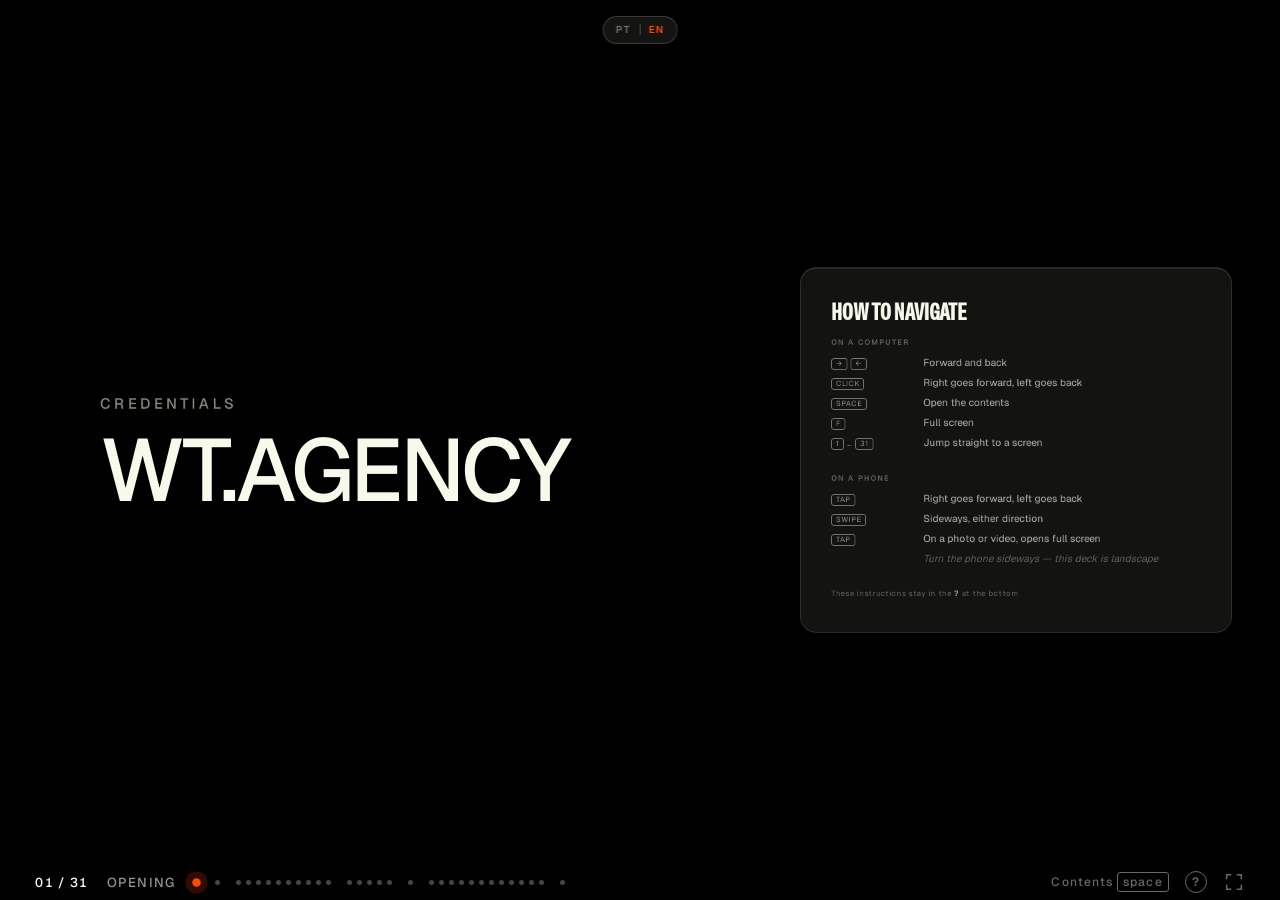
<file: index.html>
<!DOCTYPE html>
<html lang="pt-BR">
<head>
<meta charset="utf-8">
<meta name="viewport" content="width=device-width,initial-scale=1">
<title>WT.AG — Credenciais 2026</title>
<meta name="description" content="Credenciais WT.AG 2026 — Social First Agency. Apresentação de slides.">
<link rel="stylesheet" href="css/deck.css?v=221">
</head>
<body>

<div id="viewport">
<div id="fundo" aria-hidden="true"></div>
<div id="stage">

<!-- ══════════════════════════════════════════════════════════════════════════
     ATO 1 · ABERTURA
     ══════════════════════════════════════════════════════════════════════ -->

<!-- 01 ─ Capa WT.AG · logotipo com a roleta + instruções de navegação ─────────
     A roleta é a mesma do slide "Abertura WT.AG": "WT." fixo e as palavras
     depois dele trocando com o giro. A diferença é que aqui ela roda UMA vez e
     assenta no logotipo oficial (data-wordmark-uma-vez), em vez de reiniciar em
     loop — esta é uma tela de leitura, e algo girando ao lado de um texto de
     instruções disputa a atenção com ele.

     A caixa de instruções vive AQUI, e não num arquivo à parte, porque é a
     mesma marcação que o botão "?" do rodapé clona para o painel de consulta:
     duas cópias do mesmo texto divergiriam na primeira alteração. -->
<section class="slide capa" data-ato="abertura" data-tom="escuro" data-fundo="#000000" data-titulo="Capa · WT.AG" data-wordmark-uma-vez="1">
  <div class="capa__tag" data-enter="fade" data-delay="80">Credenciais</div>
  <div class="capa__word" aria-label="WT.AG"><span class="capa__wt">WT.</span><span class="capa__var"></span></div>
  <div class="capa__logo" role="img" aria-label="WT.AG">
    <img class="lgc" style="--d:0ms"   src="assets/logo/wtag-branco-g1.svg" alt="">
    <img class="lgc" style="--d:110ms" src="assets/logo/wtag-branco-g2.svg" alt="">
    <img class="lgc" style="--d:220ms" src="assets/logo/wtag-branco-g3.svg" alt="">
  </div>

  <div class="capa__nav" data-enter="up" data-delay="620">
    <h2 class="nav__t">Como navegar</h2>
    <div class="nav__bloco">
      <div class="nav__lab">No computador</div>
      <div class="nav__linha"><span class="nav__k"><kbd>&#8594;</kbd><kbd>&#8592;</kbd></span><span class="nav__d">Avançar e voltar</span></div>
      <div class="nav__linha"><span class="nav__k"><kbd>clique</kbd></span><span class="nav__d">Direita avança, esquerda volta</span></div>
      <div class="nav__linha"><span class="nav__k"><kbd>espaço</kbd></span><span class="nav__d">Abrir o sumário</span></div>
      <div class="nav__linha"><span class="nav__k"><kbd>F</kbd></span><span class="nav__d">Tela cheia</span></div>
      <div class="nav__linha"><span class="nav__k"><kbd>1</kbd>&#8230;<kbd>31</kbd></span><span class="nav__d">Ir direto para uma tela</span></div>
    </div>
    <div class="nav__bloco">
      <div class="nav__lab">No celular</div>
      <div class="nav__linha"><span class="nav__k"><kbd>toque</kbd></span><span class="nav__d">Direita avança, esquerda volta</span></div>
      <div class="nav__linha"><span class="nav__k"><kbd>deslize</kbd></span><span class="nav__d">Para os lados, como quiser</span></div>
      <div class="nav__linha"><span class="nav__k"><kbd>toque</kbd></span><span class="nav__d">Na foto ou no vídeo, abre em tela cheia</span></div>
      <div class="nav__linha nav__linha--nota"><span class="nav__k"></span><span class="nav__d">Deite o aparelho: a apresentação é horizontal</span></div>
    </div>
    <p class="nav__pe">Estas instruções ficam guardadas no <strong>?</strong> do rodapé</p>
  </div>
</section>

<!-- 02 ─ Abertura WT.AG · wordmark em loop (roleta → logotipo → loop) -->
<section class="slide s06" data-ato="trans" data-tom="escuro" data-titulo="Abertura WT.AG" data-wordmark-loop="1">
  <div class="s06__word" aria-label="WT.AG"><span class="s06__wt">WT.</span><span class="s06__var"></span></div>
  <!-- Logotipo oficial em vetor, em três faixas que sobem em cascata.
       Cada faixa é um SVG SEPARADO com o MESMO viewBox do logotipo completo,
       contendo só os seus glifos (WT. / A / G). Assim não existe nenhum corte
       vertical: antes, as faixas eram recortes com clip-path de uma única
       imagem e o corte caía dentro da tinta (a barra do T avança até x=319,23 e
       o pé do A começa em x=317,02), o que produzia o vazamento e o "pulo" nas
       laterais das letras. Sem recorte, não há emenda nem antialiasing na borda. -->
  <div class="s06__logo" role="img" aria-label="WT.AG">
    <img class="lgc" style="--d:0ms"   src="assets/logo/wtag-branco-g1.svg" alt="">
    <img class="lgc" style="--d:110ms" src="assets/logo/wtag-branco-g2.svg" alt="">
    <img class="lgc" style="--d:220ms" src="assets/logo/wtag-branco-g3.svg" alt="">
  </div>
  <div class="s06__desc" data-enter="fade" data-delay="50">Transformamos marcas<br>em protagonistas<br>da cultura digital</div>
</section>

<!-- 03 ─ Social First Agency · a lente e o escopo na mesma tela -->
<!-- Fusão das duas telas que existiam aqui: a "Social First Agency" e a
     "Lente × Escopo". Diziam a mesma coisa em sequência, e o direcional do Lucas
     era justamente contextualizar o Social First — não repeti-lo. A frase
     principal passa a ser a distinção, no laranja chapado e no molde
     tipográfico da tela antiga; o texto de apoio é o da tela de tese.

     As duas linhas medem os mesmos 1824px de avanço (x=48 a x=1872), que é a
     âncora da composição original. O corpo sai da métrica: "SOCIAL É A LENTE"
     ocupa 5,637× o corpo → 323,6px; "O ESCOPO É 360" ocupa 5,247× → 347,6px.
     O --x corrige o left side bearing (--x = 48 − LSB·fs): o left do CSS é a
     origem do glifo e o que se alinha é a tinta.

     A entrelinha de 338px não é escolha: o acento do "É" sobe 0,217·fs acima da
     maiúscula (0,927 contra 0,710 na fonte), 75,4px neste corpo. Com a segunda
     linha em --cap 458 o acento nasce em 382,6 e a linha de base da primeira
     está em 349,8 — 33px de folga. Nos 28px de entrelinha da tela antiga, que
     não tinha acento nenhum, ele entraria dentro do "LENTE".
     Em inglês não há acento e as palavras são mais largas, então o bloco é mais
     baixo: as duas linhas vêm centradas no MESMO eixo (y=412,4) do bloco em
     português, e não presas ao mesmo topo. Daí os --cap 183,3 e 417,5. -->
<section class="slide bg-laranja sobre-laranja" data-ato="wtag" data-tom="laranja" data-titulo="Social First Agency">
  <div class="escada display escada--forte l-chamada" data-stagger="90" data-delay="134">
    <span class="ln" style="--x:48px;--cap:44px;--fs:423px;color:var(--preto-wt)">SOCIAL FIRST</span>
    <span class="ln" style="--x:401px;--cap:372px;--fs:423px;color:var(--preto-wt)">AGENCY</span>
  </div>


  <div class="abs l-apoio blk" style="--x:48px;--cap:748px;--fs:26px;--lh:1.42;width:1100px;text-wrap:balance;font-family:var(--font-sans);font-weight:300;color:var(--preto-wt)"
       data-enter="up" data-delay="350">Social não é canal. É a camada estrutural onde marcas constroem relevância, influenciam cultura e geram crescimento.</div>
  <div class="abs l-apoio blk" style="--x:1226px;--cap:748px;--fs:26px;--lh:1.42;width:646px;text-wrap:balance;font-family:var(--font-sans);font-weight:500;color:var(--preto-wt)"
       data-enter="up" data-delay="400">Social como ponto de partida.<br>Resultado como consequência.</div>

  <div class="marca marca--bl marca--sm l-marcas" data-enter="fade" data-delay="50">Credenciais</div>
  <!-- no molde desta tela o "2026" está centrado no rodapé, não junto do logo -->
  <div class="marca l-marcas marca--sm" style="left:50%;transform:translateX(-50%);bottom:35.8px" data-enter="fade" data-delay="50">2026</div>
  <div class="marca-logo l-marcas" data-enter="fade" data-delay="76"><img src="assets/logo/wtag-preto.svg" alt="WT.AG"></div>
</section>

<!-- 04 ─ O Consumidor Mudou -->
<section class="slide bg-preto sobre-escuro" data-ato="wtag" data-tom="escuro" data-titulo="O Consumidor Mudou">
  <div class="marca marca--tl l-marcas" data-enter="fade" data-delay="0">Credenciais</div>
  <div class="marca marca--tr l-marcas" data-enter="fade" data-delay="0">2026</div>

  <div class="abs l-visual s08__foto" data-enter="clip" data-delay="92" data-paralaxe="14">
    <div class="px"><img data-lazy="assets/img/s08-galeria.jpg" data-lazy-m="assets/img/s08-galeria-m.jpg" alt="Pessoa em movimento numa galeria de arte" data-kb data-delay="92"></div>
  </div>
  <div class="abs l-kicker s08__kicker blk" style="--x:187.4px;--cap:138.5px;--fs:55px;--lh:1.218" data-enter="kicker" data-delay="378">PORQUE<br>EXISTIMOS?</div>

  <div class="escada sans l-chamada" data-stagger="70" data-delay="454">
    <span class="ln" data-en-txt="THE CON" data-en-x="928.7px" data-en-fs="151.0px" style="--x:928.7px;--cap:488px;--fs:151px">O CON</span>
    <span class="ln" data-en-txt="SUMER" data-en-x="1045.2px" data-en-fs="151.0px" style="--x:1045.2px;--cap:608.5px;--fs:151px">SUMIDOR</span>
    <span class="ln" data-en-txt="CHANGED" data-en-x="929.0px" data-en-fs="151.0px" style="--x:929px;--cap:734px;--fs:151px">MUDOU</span>
  </div>

  <div class="abs l-apoio" style="left:0;top:0;width:1920px;height:1080px" data-stagger="90" data-delay="655">
    <div class="rodape-rot" data-enter="up" style="left:191.9px">Velocidade</div>
    <div class="rodape-div" data-enter="scaleY" style="left:573.8px"></div>
    <div class="rodape-rot" data-enter="up" style="left:796px">Influência Social</div>
    <div class="rodape-div" data-enter="scaleY" style="left:1328.5px"></div>
    <div class="rodape-rot" data-enter="up" style="left:1498px">Cultura Digital</div>
  </div>
  <div class="marca-logo l-marcas" data-enter="fade" data-delay="756"><img src="assets/logo/wtag-branco.svg" alt="WT.AG"></div>
</section>

<!-- 05 ─ As Marcas Precisam Ser -->
<section class="slide bg-preto sobre-escuro" data-ato="wtag" data-tom="escuro" data-titulo="As Marcas Precisam Ser">
  <div class="marca marca--tl l-marcas" data-enter="fade" data-delay="0">Credenciais</div>
  <div class="marca marca--tr l-marcas" data-enter="fade" data-delay="0">2026</div>

  <div class="degrade l-visual s09__grad" data-enter="clip-up" data-delay="84">
    <img class="degrade__base" data-lazy="assets/img/s09-degrade-organico.jpg" data-lazy-m="assets/img/s09-degrade-organico-m.jpg" alt="">
    <div class="degrade__blob"></div>
    <div class="degrade__blob degrade__blob--b"></div>
  </div>

  <div class="escada sans l-chamada" data-stagger="72" data-delay="344">
    <span class="ln" data-en-txt="BRANDS" data-en-x="153.9px" data-en-fs="178.0px" style="--x:153.9px;--cap:297px;--fs:178px">AS</span>
    <span class="ln" data-en-txt="NEED" data-en-x="154.0px" data-en-fs="178.0px" style="--x:154px;--cap:443px;--fs:178px">MARCAS</span>
    <span class="ln" data-en-txt="TO" data-en-x="154.0px" data-en-fs="178.0px" style="--x:154px;--cap:588.5px;--fs:178px">PRECISAM</span>
    <span class="ln" data-en-txt="BE" data-en-x="385.0px" data-en-fs="178.0px" style="--x:760.7px;--cap:734px;--fs:178px">SER</span>
  </div>

  <div class="abs l-apoio s09__lista" style="left:0;top:0;width:1920px;height:1080px" data-stagger="90" data-delay="596">
    <div class="blk" data-enter="up" style="--x:1435.1px;--cap:769.5px;--fs:42px;--lh:1">Relevantes</div>
    <div class="s09__rule" data-enter="scaleX" style="top:815.1px"></div>
    <div class="blk" data-enter="up" style="--x:1435.1px;--cap:829.5px;--fs:42px;--lh:1">Ágeis</div>
    <div class="s09__rule" data-enter="scaleX" style="top:875.4px"></div>
    <div class="blk" data-enter="up" style="--x:1435.1px;--cap:888.5px;--fs:42px;--lh:1">Conectadas</div>
  </div>
  <div class="marca-logo l-marcas" data-enter="fade" data-delay="714"><img src="assets/logo/wtag-branco.svg" alt="WT.AG"></div>
</section>

<!-- 06 ─ Unir Criatividade, Dados e Influência -->
<section class="slide bg-laranja sobre-laranja" data-ato="wtag" data-tom="laranja" data-titulo="Unir Criatividade, Dados e Influência">
  <div class="marca marca--tl l-marcas" data-enter="fade" data-delay="0">Credenciais</div>
  <div class="marca marca--tr l-marcas" data-enter="fade" data-delay="0">2026</div>
  <div class="abs l-kicker s10__kicker blk blk--nowrap" style="--x:186px;--cap:148.5px;--fs:30px;--lh:1" data-enter="kicker" data-delay="109">Nosso papel:</div>

  <!-- Ao remover a foto (A3) ficou à vista o mesmo defeito do slide 07: em 308px a
       linha "INFLUÊNCIA" descia até y=1057, por cima do rodapé (que começa em
       1011). Agora 274px ocupando 72→987.
       As entrelinhas não são iguais de propósito: o circunflexo do "Ê" sobe
       0,179em acima da altura de maiúscula (medido na fonte, não estimado), então
       a entrelinha antes de INFLUÊNCIA é 0,24em (65,8px) e as outras 0,13em
       (35,6px) — sobram 17px entre o acento e o "DADOS E". Era esse o motivo do
       69px solto que existia no original.
       escada--forte para casar o peso com o slide 07. -->
  <div class="escada display escada--forte l-chamada" data-stagger="80" data-delay="176">
    <span class="ln" data-en-txt="UNITING" data-en-x="372.0px" data-en-fs="274.0px" style="--x:423.9px;--cap:72px;--fs:274px;color:var(--preto-wt)">UNIR</span>
    <span class="ln" data-en-txt="CREATIVITY," data-en-x="292.2px" data-en-fs="274.0px" style="--x:206.8px;--cap:302.1px;--fs:274px;color:var(--preto-wt)">CRIATIVIDADE</span>
    <span class="ln" data-en-txt="DATA AND" data-en-x="141.9px" data-en-fs="274.0px" style="--x:185.6px;--cap:532.2px;--fs:274px;color:var(--preto-wt)">DADOS E</span>
    <span class="ln" data-en-txt="INFLUENCE" data-en-x="356.7px" data-en-fs="274.0px" style="--x:321.1px;--cap:792.5px;--fs:274px;color:var(--preto-wt)">INFLUÊNCIA</span>
  </div>

  <!-- A3 · foto removida (ajuste V2 — PDF p2): o slide fica só tipografia sobre laranja -->
  <div class="marca l-marcas marca--sm" style="left:35.4px;bottom:35.8px" data-enter="fade" data-delay="0">Credenciais</div>
  <div class="marca-logo l-marcas" data-enter="fade" data-delay="521"><img src="assets/logo/wtag-preto.svg" alt="WT.AG"></div>
</section>

<!-- Layout 11-B · 100% centralizado.
     Histórico: a marcação 15 ("deixe 100% centralizado") foi feita sobre a
     variante 11-B no arquivo de revisão. O "parece bagunçado" que vinha depois
     era sobre a MISTURA que eu havia posto no deck — lettering centralizado com
     o apoio jogado em x920, assimétrico — e não sobre o 11-B.
     Esta versão não tem foto: a 11-B que foi aprovada era lettering centrado +
     apoio centrado abaixo. Se a foto tiver de voltar, o vão livre é 838→876.
     As alternativas C, D, E e F seguem no index_review.html. -->
<section class="slide bg-creme sobre-claro" data-ato="wtag" data-tom="claro" data-titulo="Metodologia Social Branding">
  <div class="marca marca--tl l-marcas" data-enter="fade" data-delay="0">Credenciais</div>
  <div class="marca marca--tr l-marcas" data-enter="fade" data-delay="0">2026</div>

  <!-- A19 · escolhido na revisão de 12/08 (marcações 16 e 21): a variante 11-D
       passa a ser o slide oficial.

       A causa da bagunça é o número de linhas: quatro linhas de larguras muito
       diferentes criam um rag irregular. Aqui a frase quebra em DUAS, e o corpo
       (205,2px) é o que faz a linha longa medir exatamente 1776 — de margem a
       margem, 72 de cada lado. O corpo saiu da métrica, não do olho: a fonte
       mede 8,653px de largura por px de corpo nessa frase, então 1776/8,653.
       Em 207 (como estava na variante) a linha media 1791 e furava a margem
       direita em 12px.
       Com o bloco de texto resolvido em cima, a foto ganha uma faixa larga própria
       embaixo, atravessando o slide, sem disputar lugar com letra nenhuma. -->
  <div class="escada display escada--forte l-chamada" data-stagger="90" data-delay="101">
    <span class="ln" data-en-txt="WITH OUR SOCIAL BRANDING" data-en-x="72.0px" data-en-fs="193.0px" style="--x:72px;--cap:150px;--fs:205.2px;color:var(--preto-wt)">COM NOSSA METODOLOGIA</span>
    <span class="ln" data-en-txt="METHODOLOGY" data-en-x="72.0px" data-en-fs="193.0px" data-en-cap="319.3px" style="--x:72px;--cap:330px;--fs:205.2px;color:var(--preto-wt)">SOCIAL BRANDING</span>
  </div>

  <!-- faixa de foto: 72→1848 · y 540→860 -->
  <div class="abs s11__foto" data-enter="pop" data-delay="370" data-paralaxe="12"
       style="left:72px;top:540px;width:1776px;height:320px">
      <div class="px"><img data-lazy="assets/img/s11-brainstorm.jpg" data-lazy-m="assets/img/s11-brainstorm-m.jpg" alt="Sessão de brainstorm com post-its" data-kb data-delay="370"></div>
  </div>

  <div class="abs l-apoio blk" style="--x:72px;--cap:920px;--fs:19.3px;--lh:1.42;width:1100px;
       font-family:var(--font-sans);font-weight:400;letter-spacing:.02em;
       text-transform:uppercase;color:var(--preto-wt);text-wrap:balance"
       data-enter="up" data-delay="470">Conectamos marcas, pessoas e cultura através de um <i>framework</i> em 8 etapas que gera resultados consistentes numa comunicação 360° que inicia pelas redes sociais.</div>
  <div class="marca-logo l-marcas" data-enter="fade" data-delay="546"><img src="assets/logo/wtag-preto.svg" alt="WT.AG"></div>
</section>

<!-- 08 ─ Framework em 8 Etapas -->
<section class="slide bg-creme sobre-claro" data-ato="wtag" data-tom="claro" data-titulo="Framework em 8 Etapas">
  <div class="marca marca--tl l-marcas" data-enter="fade" data-delay="0">Credenciais</div>
  <div class="marca marca--tr l-marcas" data-enter="fade" data-delay="0">2026</div>

  <div class="abs l-apoio" style="left:0;top:0;width:1920px;height:1080px" data-stagger="66" data-delay="92" data-foco>
    <div data-foco-item class="fw-card fw-card--preto fw-card--base" data-enter="pop" style="left:42.4px;top:101.4px">
      <div class="fw-card__win"><img data-lazy="assets/img/framework/etapa-01.jpg" data-lazy-m="assets/img/framework/etapa-01-m.jpg" alt=""></div>
      <div class="fw-card__body"><span class="fw-card__n">01</span><span class="fw-card__lb">Definição de<br>objetivos<br>estratégicos</span></div>
    </div>
    <div data-foco-item class="fw-card fw-card--laranja" data-enter="pop" style="left:510px;top:101.4px">
      <div class="fw-card__win"><img data-lazy="assets/img/framework/etapa-02.jpg" data-lazy-m="assets/img/framework/etapa-02-m.jpg" alt=""></div>
      <div class="fw-card__body"><span class="fw-card__n">02</span><span class="fw-card__lb">Seleção de<br>players<br>analisados</span></div>
    </div>
    <div data-foco-item class="fw-card fw-card--preto fw-card--base" data-enter="pop" style="left:977.6px;top:101.4px">
      <div class="fw-card__win"><img data-lazy="assets/img/framework/etapa-03.jpg" data-lazy-m="assets/img/framework/etapa-03-m.jpg" alt=""></div>
      <div class="fw-card__body"><span class="fw-card__n">03</span><span class="fw-card__lb">Definição de<br>redes a serem<br>analisadas</span></div>
    </div>
    <div data-foco-item class="fw-card fw-card--sage" data-enter="pop" style="left:1445.2px;top:101.4px">
      <div class="fw-card__win"><img data-lazy="assets/img/framework/etapa-04.jpg" data-lazy-m="assets/img/framework/etapa-04-m.jpg" alt=""></div>
      <div class="fw-card__body"><span class="fw-card__n">04</span><span class="fw-card__lb">Coleta de<br>dados em redes<br>sociais</span></div>
    </div>
    <div data-foco-item class="fw-card fw-card--laranja" data-enter="pop" style="left:37.8px;top:550px">
      <div class="fw-card__win"><img data-lazy="assets/img/framework/etapa-05.jpg" alt=""></div>
      <div class="fw-card__body"><span class="fw-card__n">05</span><span class="fw-card__lb">Análise<br>via IA</span></div>
    </div>
    <div data-foco-item class="fw-card fw-card--sage fw-card--base" data-enter="pop" style="left:510px;top:550px">
      <div class="fw-card__win"><img data-lazy="assets/img/framework/etapa-06.jpg" data-lazy-m="assets/img/framework/etapa-06-m.jpg" alt=""></div>
      <div class="fw-card__body"><span class="fw-card__n">06</span><span class="fw-card__lb">Modelagem via<br>I.A de territórios<br>e outros<br>formatos de<br>análise</span></div>
    </div>
    <div data-foco-item class="fw-card fw-card--preto" data-enter="pop" style="left:982.2px;top:550px">
      <div class="fw-card__win"><img data-lazy="assets/img/framework/etapa-07.jpg" data-lazy-m="assets/img/framework/etapa-07-m.jpg" alt=""></div>
      <div class="fw-card__body"><span class="fw-card__n">07</span><span class="fw-card__lb">Criação via I.A<br>de personas<br>(cenário atual).</span></div>
    </div>
    <div data-foco-item class="fw-card fw-card--laranja" data-enter="pop" style="left:1445.2px;top:550px">
      <div class="fw-card__win"><img data-lazy="assets/img/framework/etapa-08.jpg" data-lazy-m="assets/img/framework/etapa-08-m.jpg" alt=""></div>
      <div class="fw-card__body"><span class="fw-card__n">08</span><span class="fw-card__lb">Ajustes,<br>calibragens e<br>recomendações</span></div>
    </div>
  </div>
  <div class="marca-logo l-marcas" data-enter="fade" data-delay="378"><img src="assets/logo/wtag-preto.svg" alt="WT.AG"></div>
</section>

<!-- 09 ─ Persona e Matriz de Canais -->
<section class="slide bg-creme sobre-claro p13" data-ato="wtag" data-tom="claro" data-titulo="Persona e Matriz de Canais">
  <div class="marca marca--tl l-marcas" data-enter="fade" data-delay="0">Credenciais</div>
  <div class="marca marca--tr l-marcas" data-enter="fade" data-delay="0">2026</div>

  <!-- metade superior -->
  <div class="abs l-apoio" style="left:0;top:0;width:1920px;height:1080px" data-stagger="110" data-delay="84">
    <div data-enter="up" style="position:absolute;left:0;top:0;width:1920px;height:1080px">
      <div class="barra" style="left:37.8px;top:60.6px;width:740.1px;height:55.4px">Propósitos</div>
      <div class="pilula" style="left:37.8px;top:133px;width:234.6px;height:82.8px">Melhorar a Vida<br>das Pessoas</div>
      <div class="pilula" style="left:290.5px;top:133px;width:234.6px;height:82.8px">Criar Experiências<br>Inesquecíveis</div>
      <div class="pilula" style="left:543.2px;top:133px;width:234.6px;height:82.8px">Gerar Desejo e<br>Pertencimento</div>
      <div class="barra" style="left:37.8px;top:229.4px;width:740.1px;height:55.4px">Personalidade</div>
      <div class="pilula" style="left:37.8px;top:302.2px;width:234.6px;height:50.1px">Encantador</div>
      <div class="pilula" style="left:290.5px;top:302.2px;width:234.6px;height:50.1px">Inteligente</div>
      <div class="pilula" style="left:543.2px;top:302.2px;width:234.6px;height:50.1px">Inovador</div>
      <div class="barra" style="left:37.9px;top:366.4px;width:740.1px;height:55.4px">Tom</div>
      <div class="pilula" style="left:37.9px;top:437.8px;width:234.6px;height:50.1px">Casual</div>
      <div class="pilula" style="left:290.6px;top:437.8px;width:234.6px;height:50.1px">Cool</div>
      <div class="pilula" style="left:543.2px;top:439.2px;width:234.6px;height:50.1px">Sensível</div>
      <div class="barra" style="left:37.8px;top:506.8px;width:740.1px;height:55.4px">Emojis essenciais</div>
      <div class="painel" style="left:37.8px;top:573.5px;width:740.1px;height:112.4px">
        <div class="emojis" style="left:0;top:0;height:112.4px">🛍️ ✨ 👗 👜 🍀 😍 🥂 🍝 📸 🎶 📲 🗓️ 🎁 💚 ⚡ 📍 🔗</div>
      </div>
    </div>
    <div data-enter="up" style="position:absolute;left:0;top:0;width:1920px;height:1080px">
      <div class="barra" style="left:785.2px;top:60.6px;width:593.1px;height:55.4px">Territórios Instagram</div>
      <div class="painel" style="left:785.2px;top:129.1px;width:593.1px;height:556.8px">
        <img data-lazy="assets/img/s13-radar.png" data-lazy-m="assets/img/s13-radar-m.png" alt="Gráfico radar de territórios no Instagram" style="object-fit:contain;padding:18px">
      </div>
    </div>
    <div data-enter="up" style="position:absolute;left:0;top:0;width:1920px;height:1080px">
      <div class="barra" style="left:1392.6px;top:60.6px;width:489.5px;height:55.4px">Persona</div>
      <div class="painel" style="left:1392.7px;top:126.7px;width:489.5px;height:556.8px">
        <img data-lazy="assets/img/s13-persona-beatriz.jpg" data-lazy-m="assets/img/s13-persona-beatriz-m.jpg" alt="Beatriz, 32 anos, persona da marca">
      </div>
      <div class="legenda" style="left:1406.9px;top:564.5px;width:270px;height:103.4px">Beatriz, 32,<br>comunicação / criativa /<br>multitarefas</div>
    </div>
  </div>

  <!-- matriz de canais -->
  <div class="abs l-apoio" style="left:0;top:0;width:1920px;height:1080px" data-stagger="150" data-delay="294">
    <!-- cabeçalho -->
    <div data-enter="up" style="position:absolute;left:0;top:0;width:1920px;height:1080px">
      <div class="barra" style="left:37.8px;top:705.9px;width:95.2px;height:76.4px">Canal</div>
      <div class="barra" style="left:144.3px;top:705.9px;width:98.7px;height:76.4px">Prior.</div>
      <div class="barra" style="left:255.1px;top:705.9px;width:252.8px;height:76.4px">Objetivo / Papel</div>
      <div class="barra" style="left:520px;top:705.7px;width:109.7px;height:76.4px">Público</div>
      <div class="barra" style="left:642.6px;top:705.7px;width:973.9px;height:76.4px">Territórios</div>
      <div class="barra" style="left:1629.4px;top:706.7px;width:252.8px;height:76.4px">KPI prioritário</div>
    </div>
    <!-- linha Instagram -->
    <div data-enter="up" style="position:absolute;left:0;top:0;width:1920px;height:1080px">
      <div class="cel cel--icon" style="left:37.8px;top:802.3px;width:95.2px;height:103.4px"><img data-lazy="assets/img/s13-icon-instagram.png" alt="Instagram"></div>
      <div class="cel" style="left:144.3px;top:802.3px;width:98.7px;height:103.4px">Alta</div>
      <div class="cel" style="left:255.1px;top:802.3px;width:252.8px;height:103.4px">Engajamento e Inspiração<br>o lifestyle ganha forma em<br>imagens, experiências e<br>histórias</div>
      <div class="cel" style="left:520px;top:802.3px;width:109.7px;height:103.4px">25-34</div>
      <div class="terr" style="left:642.2px;top:801.9px;width:184.7px;height:103.4px"><span>Moda &amp; Estilo de Vida</span><b data-count-to="35" data-count-pos="%" data-count-dur="600" data-delay="462">0%</b></div>
      <div class="terr" style="left:838.5px;top:800px;width:184.7px;height:103.4px"><span>Gastronomia Gourmet</span><b data-count-to="25" data-count-pos="%" data-count-dur="600" data-delay="487">0%</b></div>
      <div class="terr" style="left:1039.5px;top:801.9px;width:184.7px;height:103.4px"><span>Entretenimento &amp; Cultura</span><b data-count-to="15" data-count-pos="%" data-count-dur="600" data-delay="512">0%</b></div>
      <div class="terr" style="left:1238.7px;top:801.9px;width:184.7px;height:103.4px"><span>Facilidades &amp; Serviços</span><b data-count-to="15" data-count-pos="%" data-count-dur="600" data-delay="538">0%</b></div>
      <div class="terr" style="left:1431.4px;top:801.9px;width:184.7px;height:103.4px"><span>Institucional &amp; Propósito</span><b data-count-to="10" data-count-pos="%" data-count-dur="600" data-delay="563">0%</b></div>
      <div class="kpi kpi--on" style="left:1629.4px;top:800px;width:252.8px;height:31.9px">Engajamento</div>
      <div class="kpi" style="left:1629.4px;top:835.8px;width:252.8px;height:31.9px">Interação</div>
      <div class="kpi" style="left:1629.4px;top:871.5px;width:252.8px;height:31.9px">Compartilhamento</div>
    </div>
    <!-- linha TikTok -->
    <div data-enter="up" style="position:absolute;left:0;top:0;width:1920px;height:1080px">
      <div class="cel cel--icon" style="left:37.8px;top:914.7px;width:95.2px;height:103.4px"><img data-lazy="assets/img/s13-icon-tiktok.png" alt="TikTok"></div>
      <div class="cel" style="left:144.3px;top:914.7px;width:98.7px;height:103.4px">Alta</div>
      <div class="cel" style="left:255.1px;top:914.7px;width:252.8px;height:103.4px">Awareness<br>para aproximação com<br>públicos mais jovens</div>
      <div class="cel" style="left:520px;top:914.7px;width:109.7px;height:103.4px">16-24</div>
      <div class="terr" style="left:642.6px;top:915.9px;width:184.7px;height:103.4px"><span>Moda &amp; Estilo de Vida</span><b data-count-to="30" data-count-pos="%" data-count-dur="600" data-delay="588">0%</b></div>
      <div class="terr" style="left:838.9px;top:914.1px;width:184.7px;height:103.4px"><span>Gastronomia Gourmet</span><b data-count-to="30" data-count-pos="%" data-count-dur="600" data-delay="605">0%</b></div>
      <div class="terr" style="left:1039.9px;top:915.9px;width:184.7px;height:103.4px"><span>Entretenimento &amp; Cultura</span><b data-count-to="25" data-count-pos="%" data-count-dur="600" data-delay="622">0%</b></div>
      <div class="terr" style="left:1239.2px;top:915.9px;width:184.7px;height:103.4px"><span>Facilidades &amp; Serviços</span><b data-count-to="10" data-count-pos="%" data-count-dur="600" data-delay="638">0%</b></div>
      <div class="terr" style="left:1431.8px;top:915.9px;width:184.7px;height:103.4px"><span>Institucional &amp; Propósito</span><b data-count-to="5" data-count-pos="%" data-count-dur="600" data-delay="655">0%</b></div>
      <div class="kpi kpi--on" style="left:1629.4px;top:915.9px;width:252.8px;height:31.9px">Retenção</div>
      <div class="kpi" style="left:1629.4px;top:951.7px;width:252.8px;height:31.9px">Alcance</div>
      <div class="kpi" style="left:1629.4px;top:987.4px;width:252.8px;height:31.9px">Viralização</div>
    </div>
  </div>
</section>

<!-- 10 ─ O Que Fazemos · a mandala -->
<!-- Refaz a mandala no molde da referência do grupo: disco no centro, setores em
     coroa, serviços em duas faixas radiais e o nome de cada grupo do lado de
     fora, ligado por um filete. No meio, o logotipo da WT.AG.

     O AGRUPAMENTO é o assunto da tela, e não a lista. Os 25 serviços foram
     lidos por afinidade de mercado e caíram em cinco frentes; o ângulo de cada
     setor é proporcional ao número de serviços dele (360° ÷ 25 = 14,4° por
     serviço), então o desenho já conta onde a agência tem mais repertório.
     Nenhum tom inventado: os setores usam o mesmo creme da paleta, variando só
     a opacidade numa rampa de .05 a .15 — é o que separa um setor do vizinho
     sem introduzir cinza nenhum.

     Os serviços alternam entre duas faixas (r=252 e r=352) porque na mesma
     faixa os rótulos se encostariam: no maior setor, sete itens em 100,8°
     deixariam 14,4° entre vizinhos, e alternando a distância dobra.

     Os rótulos dos grupos ficam em r=382, e não colados no anel: com 356 eles
     encostavam na coroa (só 26px de folga). Em 382 são 52px, e o limite é o
     lado leste — 1250+382 mais 200px de rótulo dá 1832, a 16px da margem.

     A mandala mora à DIREITA, com a coluna de texto à esquerda nas mesmas
     coordenadas do antigo hub. O raio externo caiu de 430 para 330 e o centro
     foi para x=1250 justamente por causa dessa coluna: com o desenho centrado
     no palco, os rótulos do lado oeste entravam por cima do texto.

     O HOVER aqui só aumenta a bolinha — a ficha de descrição saiu a pedido. O
     item cresce pelo PONTO, e não por scale no bloco, porque o rótulo ao lado
     tem de continuar legível no mesmo corpo. -->
<section class="slide bg-preto sobre-escuro" data-ato="wtag" data-tom="escuro" data-fundo="#000000" data-titulo="O Que Fazemos">
  <div class="marca marca--tl l-marcas" data-enter="fade" data-delay="0">Credenciais</div>
  <div class="marca marca--tr l-marcas" data-enter="fade" data-delay="0">2026</div>

  <div class="abs l-fundo" data-enter="fade" data-delay="0" style="left:0;top:0;width:1920px;height:1080px">
    <svg width="1920" height="1080" viewBox="0 0 1920 1080" aria-hidden="true" focusable="false">
      <g>
    <path d="M1255.7,410.1 L1264.4,210.3 A330.0,330.0 0 0,1 1481.1,304.5 L1341.0,447.2 A130.0,130.0 0 0,0 1255.7,410.1 Z" fill="#F7F9EA" fill-opacity="0.05"/>
    <path d="M1348.8,455.5 L1500.8,325.5 A330.0,330.0 0 0,1 1565.5,636.8 L1374.3,578.1 A130.0,130.0 0 0,0 1348.8,455.5 Z" fill="#F7F9EA" fill-opacity="0.075"/>
    <path d="M1370.5,588.8 L1555.8,664.0 A330.0,330.0 0 0,1 1131.9,848.1 L1203.5,661.4 A130.0,130.0 0 0,0 1370.5,588.8 Z" fill="#F7F9EA" fill-opacity="0.1"/>
    <path d="M1193.1,656.9 L1105.5,836.7 A330.0,330.0 0 0,1 924.3,487.0 L1121.7,519.1 A130.0,130.0 0 0,0 1193.1,656.9 Z" fill="#F7F9EA" fill-opacity="0.125"/>
    <path d="M1124.0,508.0 L930.1,458.8 A330.0,330.0 0 0,1 1235.6,210.3 L1244.3,410.1 A130.0,130.0 0 0,0 1124.0,508.0 Z" fill="#F7F9EA" fill-opacity="0.15"/>
      </g>
      <g fill="none" stroke="#F7F9EA" stroke-opacity=".16" stroke-width="1">
        <circle cx="1250" cy="540" r="330"/>
        <circle cx="1250" cy="540" r="130"/>
      </g>
      <g stroke="#F7F9EA" stroke-opacity=".28" stroke-width="1">
    <line x1="1383.9" y1="231.8" x2="1399.0" y2="197.0"/>
    <line x1="1579.0" y1="471.6" x2="1616.2" y2="463.9"/>
    <line x1="1383.9" y1="848.2" x2="1399.0" y2="883.0"/>
    <line x1="951.7" y1="694.6" x2="917.9" y2="712.1"/>
    <line x1="1038.0" y1="279.4" x2="1014.0" y2="249.9"/>
      </g>
      <g>
    <circle cx="1264.9" cy="354.6" r="1.6" fill="#F7F9EA" fill-opacity=".35"/>
    <circle cx="1371.9" cy="259.3" r="1.6" fill="#F7F9EA" fill-opacity=".35"/>
    <circle cx="1375.3" cy="402.6" r="1.6" fill="#F7F9EA" fill-opacity=".35"/>
    <circle cx="1492.2" cy="353.0" r="1.6" fill="#F7F9EA" fill-opacity=".35"/>
    <circle cx="1424.4" cy="475.2" r="1.6" fill="#F7F9EA" fill-opacity=".35"/>
    <circle cx="1555.6" cy="523.5" r="1.6" fill="#F7F9EA" fill-opacity=".35"/>
    <circle cx="1430.3" cy="585.6" r="1.6" fill="#F7F9EA" fill-opacity=".35"/>
    <circle cx="1523.8" cy="676.6" r="1.6" fill="#F7F9EA" fill-opacity=".35"/>
    <circle cx="1387.1" cy="665.7" r="1.6" fill="#F7F9EA" fill-opacity=".35"/>
    <circle cx="1409.8" cy="801.0" r="1.6" fill="#F7F9EA" fill-opacity=".35"/>
    <circle cx="1299.6" cy="719.3" r="1.6" fill="#F7F9EA" fill-opacity=".35"/>
    <circle cx="1247.2" cy="846.0" r="1.6" fill="#F7F9EA" fill-opacity=".35"/>
    <circle cx="1197.1" cy="718.3" r="1.6" fill="#F7F9EA" fill-opacity=".35"/>
    <circle cx="1098.7" cy="806.0" r="1.6" fill="#F7F9EA" fill-opacity=".35"/>
    <circle cx="1115.9" cy="668.9" r="1.6" fill="#F7F9EA" fill-opacity=".35"/>
    <circle cx="978.3" cy="680.8" r="1.6" fill="#F7F9EA" fill-opacity=".35"/>
    <circle cx="1067.4" cy="575.2" r="1.6" fill="#F7F9EA" fill-opacity=".35"/>
    <circle cx="945.4" cy="510.3" r="1.6" fill="#F7F9EA" fill-opacity=".35"/>
    <circle cx="1073.0" cy="482.8" r="1.6" fill="#F7F9EA" fill-opacity=".35"/>
    <circle cx="997.5" cy="367.2" r="1.6" fill="#F7F9EA" fill-opacity=".35"/>
    <circle cx="1132.6" cy="395.7" r="1.6" fill="#F7F9EA" fill-opacity=".35"/>
    <circle cx="1132.2" cy="257.6" r="1.6" fill="#F7F9EA" fill-opacity=".35"/>
    <circle cx="1223.6" cy="295.4" r="1.6" fill="#F7F9EA" fill-opacity=".35"/>
      </g>
    </svg>
  </div>

  <div class="mand__nucleo l-visual" data-enter="pop" data-delay="120">
    <img src="assets/logo/wtag-branco.svg" alt="WT.AG">
  </div>

  <!-- coluna de texto à esquerda, nas mesmas coordenadas do antigo hub -->
  <div class="abs l-chamada" style="left:0;top:0;width:1920px;height:1080px" data-stagger="80" data-delay="180">
    <div class="mandala__ln" data-enter="up" style="position:absolute;left:125.7px;top:calc(303px - 0.145*44.3px);font-family:var(--font-sans);font-weight:500;font-size:44.3px;line-height:1;color:var(--creme-wt)">Tudo o que uma marca</div>
    <div class="mandala__ln" data-enter="up" style="position:absolute;left:125.7px;top:calc(361px - 0.145*44.3px);font-family:var(--font-sans);font-weight:500;font-size:44.3px;line-height:1;color:var(--creme-wt)">precisa, visto pela</div>
    <div class="mandala__ln" data-enter="up" style="position:absolute;left:125.7px;top:calc(420px - 0.145*44.3px);font-family:var(--font-sans);font-weight:500;font-size:44.3px;line-height:1;color:var(--creme-wt)">lente do social.</div>
  </div>
  <div class="abs l-apoio" style="left:122px;top:502px;width:310px;height:1.2px;background:rgba(247,249,234,.3);transform-origin:left" data-enter="scaleX" data-delay="300"></div>
  <div class="abs l-apoio" style="left:128px;top:calc(551px - 0.145*24px);width:400px;text-wrap:balance;font-family:var(--font-sans);font-weight:300;font-size:24px;line-height:1.33;color:rgba(247,249,234,.86)" data-enter="up" data-delay="340">Não é uma lista de serviços. É o mesmo olhar aplicado a todas as frentes.</div>
  <div class="abs l-apoio" style="left:128px;top:calc(713px - 0.145*22px);font-family:var(--font-sans);font-weight:300;font-size:22px;line-height:1.36;color:rgba(247,249,234,.86)" data-enter="up" data-delay="380">O escopo é 360.<br>A lente é social.</div>

  <div class="abs l-apoio mand__pista" style="left:0;top:0;width:1920px;height:1080px;--realce:1;--recuo:1"
       data-stagger="34" data-delay="300" data-foco>
    <div class="mand__it" data-foco-item data-g="0" data-enter="up" style="left:1264.9px;top:345.6px"><i class="mand__dot"></i><span>Estratégia &amp; Inteligência</span></div>
    <div class="mand__it" data-foco-item data-g="0" data-enter="up" style="left:1371.9px;top:250.3px"><i class="mand__dot"></i><span>Consumer Insights</span></div>
    <div class="mand__it" data-foco-item data-g="0" data-enter="up" style="left:1375.3px;top:393.6px"><i class="mand__dot"></i><span>Startup Thinking</span></div>
    <div class="mand__it" data-foco-item data-g="1" data-enter="up" style="left:1492.2px;top:344.0px"><i class="mand__dot"></i><span>Mídia Programática</span></div>
    <div class="mand__it" data-foco-item data-g="1" data-enter="up" style="left:1424.4px;top:466.2px"><i class="mand__dot"></i><span>Campaign LP</span></div>
    <div class="mand__it" data-foco-item data-g="1" data-enter="up" style="left:1555.6px;top:514.5px"><i class="mand__dot"></i><span>OOH</span></div>
    <div class="mand__it" data-foco-item data-g="1" data-enter="up" style="left:1430.3px;top:576.6px"><i class="mand__dot"></i><span>TV</span></div>
    <div class="mand__it" data-foco-item data-g="2" data-enter="up" style="left:1523.8px;top:667.6px"><i class="mand__dot"></i><span>Conteúdo Social</span></div>
    <div class="mand__it" data-foco-item data-g="2" data-enter="up" style="left:1387.1px;top:656.7px"><i class="mand__dot"></i><span>Editoria Digital</span></div>
    <div class="mand__it" data-foco-item data-g="2" data-enter="up" style="left:1409.8px;top:792.0px"><i class="mand__dot"></i><span>Cultura Digital</span></div>
    <div class="mand__it" data-foco-item data-g="2" data-enter="up" style="left:1299.6px;top:710.3px"><i class="mand__dot"></i><span>Branded content</span></div>
    <div class="mand__it" data-foco-item data-g="2" data-enter="up" style="left:1247.2px;top:837.0px"><i class="mand__dot"></i><span>Influência Orgânica</span></div>
    <div class="mand__it" data-foco-item data-g="2" data-enter="up" style="left:1197.1px;top:709.3px"><i class="mand__dot"></i><span>Gestão Comunidades</span></div>
    <div class="mand__it" data-foco-item data-g="3" data-enter="up" style="left:1098.7px;top:797.0px"><i class="mand__dot"></i><span>Ativação</span></div>
    <div class="mand__it" data-foco-item data-g="3" data-enter="up" style="left:1115.9px;top:659.9px"><i class="mand__dot"></i><span>PR Stunt</span></div>
    <div class="mand__it" data-foco-item data-g="3" data-enter="up" style="left:978.3px;top:671.8px"><i class="mand__dot"></i><span>Sponsorship</span></div>
    <div class="mand__it" data-foco-item data-g="3" data-enter="up" style="left:1067.4px;top:566.2px"><i class="mand__dot"></i><span>Ações Promocionais</span></div>
    <div class="mand__it" data-foco-item data-g="3" data-enter="up" style="left:945.4px;top:501.3px"><i class="mand__dot"></i><span>Campanha Personalizada</span></div>
    <div class="mand__it" data-foco-item data-g="4" data-enter="up" style="left:1073.0px;top:473.8px"><i class="mand__dot"></i><span>Varejo / CTA</span></div>
    <div class="mand__it" data-foco-item data-g="4" data-enter="up" style="left:997.5px;top:358.2px"><i class="mand__dot"></i><span>Merchan</span></div>
    <div class="mand__it" data-foco-item data-g="4" data-enter="up" style="left:1132.6px;top:386.7px"><i class="mand__dot"></i><span>E-commerce</span></div>
    <div class="mand__it" data-foco-item data-g="4" data-enter="up" style="left:1132.2px;top:248.6px"><i class="mand__dot"></i><span>CRM</span></div>
    <div class="mand__it" data-foco-item data-g="4" data-enter="up" style="left:1223.6px;top:286.4px"><i class="mand__dot"></i><span>Operação sob Demanda</span></div>
  </div>

  <div class="abs l-chamada" style="left:0;top:0;width:1920px;height:1080px" data-stagger="90" data-delay="240">
    <div class="mand__grupo" data-enter="up" style="left:1402.2px;top:189.6px;transform:translateX(0) translateY(-50%);text-align:left">Inteligência &amp; Planejamento</div>
    <div class="mand__grupo" data-enter="up" style="left:1624.0px;top:462.3px;transform:translateX(0) translateY(-50%);text-align:left">Mídia &amp; Performance</div>
    <div class="mand__grupo" data-enter="up" style="left:1402.2px;top:890.4px;transform:translateX(0) translateY(-50%);text-align:left">Social &amp; Conteúdo</div>
    <div class="mand__grupo" data-enter="up" style="left:910.8px;top:715.7px;transform:translateX(-100%) translateY(-50%);text-align:right">Marca &amp; Ativação</div>
    <div class="mand__grupo" data-enter="up" style="left:1008.9px;top:243.7px;transform:translateX(-100%) translateY(-50%);text-align:right">Varejo &amp; Relacionamento</div>
  </div>

  <div class="marca marca--bl marca--sm l-marcas" data-enter="fade" data-delay="820">O que fazemos</div>
  <div class="marca-logo l-marcas" data-enter="fade" data-delay="820"><img src="assets/logo/wtag-branco.svg" alt="WT.AG"></div>
</section>

<!-- 11 ─ Showreel WT.AG -->
<section class="slide s14" data-ato="wtag" data-tom="escuro" data-titulo="Showreel WT.AG">
  <div class="abs" style="inset:0" data-enter="fade" data-delay="0">
    <video class="s14__video" data-src="assets/video/showreel-wtag.mp4" poster="assets/img/poster-showreel.jpg"
           preload="none" playsinline></video>
    <button class="play-btn" type="button" aria-label="Reproduzir showreel"></button>
  </div>
  <div class="s14__legenda" data-enter="fade" data-delay="210">Showreel WT.AG · 2026 &nbsp;·&nbsp; clique para reproduzir &nbsp;·&nbsp; F para tela cheia</div>
</section>

<!-- 12 ─ Marcas Parceiras -->
<section id="s-parceiras" class="slide bg-creme sobre-claro" data-ato="wtag" data-tom="claro" data-titulo="Marcas Parceiras">
  <div class="marca marca--tl l-marcas" data-enter="fade" data-delay="0">Credenciais</div>
  <div class="marca marca--tr l-marcas" data-enter="fade" data-delay="0">2026</div>

  <!-- A7/A8/A9/A12 · grade V2: logos a 90% do tamanho original, passo vertical de
       132,8px → 170px, Marisa fora, e as 4 marcas com case no deck clicáveis
       (data-ir-slide aponta para o número do slide, 1-based). -->
  <!-- A7/A8/A9/A10/A11/A12 · grade V2 em 4 colunas × 4 fileiras.
       Com Marisa fora e Brasilux, Syngenta e São Judas dentro, são 16 logos —
       que fecham exatamente num 4×4. Ganho em respiro: o passo vertical foi de
       132,8px (original) para 185px, e o horizontal segue em 357,6px.
       A grade encosta na margem direita (1848) e fecha em y=739, logo acima da
       chamada "JUNTO COM MARCAS", que começa em 751.
       Os 13 logos antigos mantêm o tamanho reduzido em 10%; os 3 novos entraram
       com 54px de altura, para ficar no mesmo peso ótico da família.
       As 4 marcas com case no deck levam data-ir-slide e ficam clicáveis. -->
  <div class="abs l-visual" style="left:0;top:0;width:1920px;height:1080px;--realce:1.16;--recuo:.92" data-stagger="46" data-delay="84" data-order="random" data-foco>
    <div data-foco-item class="s15__logo" style="left:754.0px;top:128.9px;width:201.9px;height:42.2px"><img data-lazy="assets/img/logos-partners/multiplan.png" alt="Multiplan"></div>
    <div data-foco-item class="s15__logo" style="left:1085.6px;top:131.1px;width:226.8px;height:37.8px" aria-label="Ver o case Odontoprev · Dia das Mães"><img data-lazy="assets/img/logos-partners/odontoprev.png" alt="Odontoprev"></div>
    <div data-foco-item class="s15__logo" style="left:1472.2px;top:119.2px;width:141.7px;height:61.5px"><img data-lazy="assets/img/logos-partners/fleury.png" alt="Fleury"></div>
    <div data-foco-item class="s15__logo s15__logo--case" style="left:711.0px;top:266.6px;width:117.9px;height:62.7px" data-ir="s-central-corre" data-nonav role="link" tabindex="0" aria-label="Ver o case Keeta · Central do Corre" title="Ver o case: Keeta · Central do Corre"><img data-lazy="assets/img/logos-partners/keeta.png" alt="Keeta"></div>
    <div data-foco-item class="s15__logo" style="left:952.4px;top:284.4px;width:207.2px;height:27.1px"><img data-lazy="assets/img/logos-partners/bridgestone.png" alt="Bridgestone"></div>
    <div data-foco-item class="s15__logo s15__logo--case" style="left:1262.3px;top:280.6px;width:159.3px;height:34.9px" data-ir="s-magalu" data-nonav role="link" tabindex="0" aria-label="Ver o case Magalu · Craques Gigantes" title="Ver o case: Magalu · Craques Gigantes"><img data-lazy="assets/img/logos-partners/magalu.png" alt="Magalu"></div>
    <div data-foco-item class="s15__logo" style="left:1537.8px;top:271.0px;width:180.4px;height:54.0px"><img data-lazy="assets/img/logos-partners/syngenta.png" alt="Syngenta"></div>
    <div data-foco-item class="s15__logo" style="left:744.4px;top:428.6px;width:221.2px;height:34.8px"><img data-lazy="assets/img/logos-partners/calvin-klein.png" alt="Calvin Klein"></div>
    <div data-foco-item class="s15__logo" style="left:1092.5px;top:433.1px;width:213.0px;height:25.8px"><img data-lazy="assets/img/logos-partners/movado.png" alt="Movado"></div>
    <div data-foco-item class="s15__logo" style="left:1452.5px;top:423.6px;width:181.0px;height:44.9px" aria-label="Ver o case Sicredi Serrana · 40 Anos"><img data-lazy="assets/img/logos-partners/sicredi.png" alt="Sicredi"></div>
    <div data-foco-item class="s15__logo" style="left:701.9px;top:565.9px;width:136.3px;height:56.2px"><img data-lazy="assets/img/logos-partners/gol.png" alt="GOL"></div>
    <div data-foco-item class="s15__logo" style="left:1004.3px;top:559.8px;width:103.4px;height:68.4px"><img data-lazy="assets/img/logos-partners/lello.png" alt="Lello Condomínios"></div>
    <div data-foco-item class="s15__logo" style="left:1255.7px;top:567.0px;width:172.7px;height:54.0px"><img data-lazy="assets/img/logos-partners/brasilux.png" alt="Brasilux Tintas"></div>
    <div data-foco-item class="s15__logo" style="left:1535.8px;top:557.8px;width:184.5px;height:72.5px"><img data-lazy="assets/img/logos-partners/nurnberg-messe.png" alt="Nürnberg Messe"></div>
    <div data-foco-item class="s15__logo" style="left:763.5px;top:715.0px;width:183.1px;height:54.0px"><img data-lazy="assets/img/logos-partners/sao-judas.png" alt="São Judas Universidade"></div>
    <div data-foco-item class="s15__logo" style="left:1141.9px;top:704.4px;width:114.2px;height:75.2px"><img data-lazy="assets/img/logos-partners/abicalcados.png" alt="Abicalçados"></div>
    <!-- 17º logo. Dezessete não cabe numa grade 4×4, e cinco por fileira não
         cabe na largura: os logos daqui são largos, e cinco no vão 555,3→1845,2
         deixaria 44px entre odontoprev e multiplan contra os 174 das outras
         fileiras. A grade passou a alternar 3 e 4 por fileira — 3+4+3+4+3 = 17
         — em padrão de tijolo: as fileiras de 3 ficam desencontradas das de 4.
         Passos apertados a pedido — coluna 286 nas fileiras de 4 (era 357,6),
         344 nas de 3 (era 430) e 148 entre fileiras (era 185). O mural manteve
         o centro em x 1199 e encolheu para os dois lados.
         O brasão é dimensionado pela massa óptica da média do mural, 90,0 — a
         mesma conta dos vizinhos. Ele tinha ficado em 81,3, travado na altura
         porque é quase quadrado (1,277) entre logotipos deitados e massa igual o
         faz parecer maior; a pedido, a trava saiu e ele voltou para a média.
         O branco interno do brasão foi removido (luminância virou alfa), então
         ele passou a ser traço puro como os vizinhos. Isso encolheu a caixa da
         tinta de 120x94 para 90x81 — o branco se estendia 15px além do traço de
         cada lado —, e a proporção caiu de 1,277 para 1,111. A caixa foi
         recalculada nessa proporção. Fica o mais alto do mural, 85,4 contra os
         75,2 do abicalçados, que é o que a proporção quase quadrada implica. -->
    <div data-foco-item class="s15__logo" style="left:1495.5px;top:699.3px;width:94.9px;height:85.4px"><img data-lazy="assets/img/logos-partners/legacy-school.png" alt="Legacy School"></div>
  </div>

  <!-- Espia do case: no hover de um logo que tem case, o resto do slide desfoca
       e sobe este card com a assinatura da campanha e a imagem principal, no
       mesmo tratamento visual da página do case. Ele é pointer-events:none de
       propósito — fica CENTRADO no palco e cobre o logo que está sob o cursor,
       então se recebesse ponteiro o mouse sairia do logo, o hover cairia, o card
       sumiria e voltaria: pisca-pisca infinito. Sem ponteiro, o hover continua
       no logo e o clique dele (data-ir-slide) é que leva ao case. O "Ver o case"
       é o aviso dessa ação, não um botão à parte. -->
    <div class="espia" data-espia="magalu" style="--acento:#2B7FFF" aria-hidden="true">
      <div class="espia__fundo"><img data-lazy="assets/img/cases/magalu-fundo.jpg" data-lazy-m="assets/img/cases/magalu-fundo-m.jpg" alt=""></div>
      <div class="espia__scrim"></div>
      <div class="espia__credito"><img data-lazy="assets/img/logos-cases/influenciador-magalu.png" alt="Influenciador Magalu"><em>apresenta</em></div>
      <div class="espia__selo"><img data-lazy="assets/img/logos-cases/selo-craques-gigantes.png" data-lazy-m="assets/img/logos-cases/selo-craques-gigantes-m.png" alt="Craques Gigantes"></div>
      <div class="espia__foto"><img data-lazy="assets/img/cases/magalu-hero.jpg" data-lazy-m="assets/img/cases/magalu-hero-m.jpg" alt=""></div>
      <span class="espia__btn">Ver o case</span>
    </div>
    <div class="espia" data-espia="keeta" style="--acento:#35D07E" aria-hidden="true">
      <div class="espia__fundo"><img data-lazy="assets/img/cases/central-corre-fundo.jpg" data-lazy-m="assets/img/cases/central-corre-fundo-m.jpg" alt=""></div>
      <div class="espia__scrim"></div>
      <div class="espia__credito"><img data-lazy="assets/img/logos-cases/keeta.png" alt="Keeta"><em>apresenta</em></div>
      <div class="espia__selo"><img data-lazy="assets/img/logos-cases/selo-central-do-corre.png" data-lazy-m="assets/img/logos-cases/selo-central-do-corre-m.png" alt="Central do Corre"></div>
      <div class="espia__foto"><img data-lazy="assets/img/cases/central-corre-hero.jpg" data-lazy-m="assets/img/cases/central-corre-hero-m.jpg" alt=""></div>
      <span class="espia__btn">Ver o case</span>
    </div>

  <div class="escada sans l-chamada" data-stagger="64" data-delay="344">
    <span class="ln" data-en-txt="TOGETHER WITH" data-en-x="31.7px" data-en-fs="57.0px" style="--x:31.7px;--cap:751px;--fs:57px;color:var(--preto-wt)">JUNTO COM</span>
    <span class="ln" data-en-txt="BRANDS" data-en-x="281.2px" data-en-fs="57.0px" style="--x:281.2px;--cap:800px;--fs:57px;color:var(--preto-wt)">MARCAS</span>
    <span class="ln" data-en-txt="THAT" data-en-x="31.4px" data-en-fs="57.0px" style="--x:31.4px;--cap:849.5px;--fs:57px;color:var(--preto-wt)">QUE</span>
    <span class="ln" data-en-txt="BELIEVE" data-en-x="31.9px" data-en-fs="57.0px" style="--x:31.9px;--cap:904px;--fs:57px;color:var(--preto-wt)">ACREDITAM</span>
    <span class="ln" data-en-txt="IN THE SAME" data-en-x="31.7px" data-en-fs="57.0px" style="--x:31.7px;--cap:953px;--fs:57px;color:var(--preto-wt)">NO MESMO</span>
    <span class="ln" data-en-txt="AS WE DO." data-en-x="280.9px" data-en-fs="57.0px" style="--x:280.9px;--cap:1009px;--fs:57px;color:var(--preto-wt)">QUE NÓS.</span>
  </div>
  <div class="marca-logo l-marcas" data-enter="fade" data-delay="521"><img src="assets/logo/wtag-preto.svg" alt="WT.AG"></div>
</section>

<!-- 13 ─ Divisor · Nosso Time -->
<section class="slide bg-preto sobre-escuro" data-ato="time" data-tom="escuro" data-titulo="Divisor · Nosso Time">
  <div class="marca marca--tl l-marcas" data-enter="fade" data-delay="0">Credenciais</div>
  <div class="marca marca--tr l-marcas" data-enter="fade" data-delay="0">2026</div>

  <!-- Mesma regra dos outros divisores: o corpo não é escolhido, é resolvido —
       é o que faz a palavra medir 1824px de avanço (x=48 a x=1872). Medido na
       métrica da fonte: "NOSSO TIME" ocupa 3,944× o corpo → 462,5px; "OUR TEAM"
       ocupa 3,354× → 543,8px. Altura de maiúscula centrada em y=540, ou seja
       topo em 540 − 0,355·fs.
       Aqui o corpo vem de --fs (e não de font-size direto) porque a palavra em
       inglês tem outra largura: é assim que o aplicarVars() do i18n troca o
       corpo junto com o texto. -->
  <div class="abs l-chamada rl-alvo rl-caixa tracado-forte"
       data-en-txt="OUR TEAM" data-en-fs="543.8px" data-en-cap="346.9px"
       style="--fs:462.5px;--cap:375.8px;left:50%;top:calc(var(--cap) - 0.145*var(--fs));transform:translateX(-50%);
       font-family:var(--font-display);font-weight:400;
       text-transform:uppercase;font-size:var(--fs);line-height:1;color:var(--creme-wt);white-space:nowrap"
       data-delay="300" data-rl-dur="700" data-rl-stagger="54" data-rl-voltas="2">NOSSO TIME</div>
  <div class="marca-logo l-marcas" data-enter="fade" data-delay="630"><img src="assets/logo/wtag-branco.svg" alt="WT.AG"></div>
</section>

<!-- 14 ─ Nosso Time · uma tela só: o número, a Direção e as demais lideranças -->
<!-- Direcional do Lucas (21.09): "esse slide precisa trazer 140 pessoas, Direção e
     demais lideranças — tirar Marcos. Título geral: NOSSO TIME". Os antigos
     slides "Liderança" e "O Time" foram fundidos aqui.

     A grade: 15 cartões numa faixa de 620→1848 (1228px), 5 colunas de 234,4 com
     calha de 14 — o mesmo ritmo do slide antigo, só que mais estreito porque a
     coluna de texto cresceu para caber o número. Altura de 256 sai do que resta:
     três fileiras entre 124 e 966 com calha de 14, e o logo do rodapé abre em
     1011 — restam 45px de folga, mais que a altura-de-x do próprio logo. Raio 56 = 24% de 234,4 (regra 2.5), que é
     exatamente o raio já definido em .pes--mini.

     A Direção NÃO tem cartão maior de propósito: o slide antigo já registrava
     "a direção é um time, não uma pirâmide". A hierarquia aqui é feita por
     agrupamento e rótulo, não por tamanho. -->
<section class="slide bg-preto sobre-escuro" data-ato="time" data-tom="escuro" data-fundo="#000000" data-titulo="Nosso Time">
  <div class="marca marca--tl l-marcas" data-enter="fade" data-delay="0">Credenciais</div>
  <div class="marca marca--tr l-marcas" data-enter="fade" data-delay="0">2026</div>

  <div class="est__kicker l-kicker" style="left:72px;top:110px" data-enter="kicker" data-delay="50">Quem faz a WT.AG acontecer</div>
  <div class="escada display l-chamada" data-stagger="0" data-delay="118">
    <span class="ln" data-en-txt="OUR TEAM" data-en-x="72.0px" data-en-fs="112.0px" style="--x:72px;--cap:150px;--fs:112px;color:var(--creme-wt)">NOSSO TIME</span>
  </div>

  <!-- O número é o primeiro argumento do bloco: dá a escala antes de mostrar
       rostos. Geist Bold 230px, altura de maiúscula em y=360 (topo corrigido
       pelo --cap-k). O contador sobe de 0 a 140 como os números do deck. -->
  <div class="abs l-apoio" style="left:72px;top:calc(360px - 0.145*230px);font-family:var(--font-sans);font-weight:700;font-size:230px;line-height:1;color:var(--creme-wt)"
       data-enter="up" data-delay="240"><span data-count-to="140" data-count-dur="1200" data-delay="260">0</span></div>
  <div class="abs l-apoio" style="left:78px;top:calc(575px - 0.145*44px);font-family:var(--font-sans);font-weight:300;font-size:44px;line-height:1;color:rgba(247,249,234,.86)"
       data-enter="up" data-delay="330">pessoas</div>

  <div class="abs l-apoio" style="left:74px;top:655px;width:310px;height:1.2px;background:rgba(247,249,234,.3);transform-origin:left" data-enter="scaleX" data-delay="380"></div>

  <p class="est__intro l-apoio" style="left:76px;top:705px;width:462px;font-size:19px;line-height:1.55;text-wrap:balance"
     data-enter="up" data-delay="430">Direção e lideranças de criação, mídia, dados, influência, atendimento e financeiro. É essa camada que transforma a estratégia em rotina — e a rotina em resultado.</p>

  <div class="est__kicker l-kicker" style="left:620px;top:96px" data-enter="kicker" data-delay="120">Direção</div>
  <div class="est__kicker l-kicker" style="left:620px;top:410px" data-enter="kicker" data-delay="300">Demais lideranças</div>

  <div class="abs l-visual" style="left:0;top:0;width:1920px;height:1080px;--realce:1.06;--recuo:.955"
       data-stagger="30" data-delay="150" data-foco>
    <div class="pes pes--mini" data-foco-item data-enter="expande" data-paralaxe="14"
         style="left:620px;top:124px;width:234.4px;height:256px;border-radius:56px;--r:56px;--dv:24s">
      <div class="px"><img data-lazy="assets/img/time/lucas-feltes.jpg" data-lazy-m="assets/img/time/lucas-feltes-m.jpg" alt="Lucas Feltes, CEO"></div>
      <span class="pes__grad"></span>
      <span class="pes__leg" style="left:20px;bottom:18px;width:196px"><em>CEO</em><b>Lucas Feltes</b></span>
    </div>
    <div class="pes pes--mini" data-foco-item data-enter="expande" data-paralaxe="14"
         style="left:868.4px;top:124px;width:234.4px;height:256px;border-radius:56px;--r:56px;--dv:20s;--dd:-6s">
      <div class="px"><img data-lazy="assets/img/time/bruno-luiz.jpg" data-lazy-m="assets/img/time/bruno-luiz-m.jpg" alt="Bruno Luiz, COO"></div>
      <span class="pes__grad"></span>
      <span class="pes__leg" style="left:20px;bottom:18px;width:196px"><em>COO</em><b>Bruno Luiz</b></span>
    </div>
    <div class="pes pes--mini" data-foco-item data-enter="expande" data-paralaxe="14"
         style="left:1116.8px;top:124px;width:234.4px;height:256px;border-radius:56px;--r:56px;--dv:27s;--dd:-13s">
      <div class="px"><img data-lazy="assets/img/time/dudu-rodrigues.jpg" data-lazy-m="assets/img/time/dudu-rodrigues-m.jpg" alt="Dudu Rodrigues, CCO"></div>
      <span class="pes__grad"></span>
      <span class="pes__leg" style="left:20px;bottom:18px;width:196px"><em>CCO</em><b>Dudu Rodrigues</b></span>
    </div>
    <div class="pes pes--mini" data-foco-item data-enter="expande" data-paralaxe="14"
         style="left:1365.2px;top:124px;width:234.4px;height:256px;border-radius:56px;--r:56px;--dv:23s;--dd:-3s">
      <div class="px"><img data-lazy="assets/img/time/mariane-fernandes.jpg" data-lazy-m="assets/img/time/mariane-fernandes-m.jpg" alt="Mariane Fernandes, Account Director"></div>
      <span class="pes__grad"></span>
      <span class="pes__leg" style="left:20px;bottom:18px;width:196px"><em>Account Director</em><b>Mariane Fernandes</b></span>
    </div>
    <div class="pes pes--mini" data-foco-item data-enter="expande" data-paralaxe="14"
         style="left:1613.6px;top:124px;width:234.4px;height:256px;border-radius:56px;--r:56px;--dv:21s;--dd:-16s">
      <div class="px"><img data-lazy="assets/img/time/felipe-andrade.jpg" data-lazy-m="assets/img/time/felipe-andrade-m.jpg" alt="Felipe Andrade, Executive Creative Director"></div>
      <span class="pes__grad"></span>
      <span class="pes__leg" style="left:20px;bottom:18px;width:196px"><em>Executive Creative Director</em><b>Felipe Andrade</b></span>
    </div>
    <div class="pes pes--mini" data-foco-item data-enter="expande" data-paralaxe="14"
         style="left:620px;top:440px;width:234.4px;height:256px;border-radius:56px;--r:56px;--dv:22s;--dd:-2s">
      <div class="px"><img data-lazy="assets/img/time/tatiane-moraes.jpg" data-lazy-m="assets/img/time/tatiane-moraes-m.jpg" alt="Tatiane Moraes, Finance Coordinator"></div>
      <span class="pes__grad"></span>
      <span class="pes__leg" style="left:20px;bottom:18px;width:196px"><em>Finance Coordinator</em><b>Tatiane Moraes</b></span>
    </div>
    <div class="pes pes--mini" data-foco-item data-enter="expande" data-paralaxe="14"
         style="left:868.4px;top:440px;width:234.4px;height:256px;border-radius:56px;--r:56px;--dv:26s;--dd:-7s">
      <div class="px"><img data-lazy="assets/img/time/rudinei-picinini.jpg" data-lazy-m="assets/img/time/rudinei-picinini-m.jpg" alt="Rudinei Picinini, B.I. Leader"></div>
      <span class="pes__grad"></span>
      <span class="pes__leg" style="left:20px;bottom:18px;width:196px"><em>B.I. Leader</em><b>Rudinei Picinini</b></span>
    </div>
    <div class="pes pes--mini" data-foco-item data-enter="expande" data-paralaxe="14"
         style="left:1116.8px;top:440px;width:234.4px;height:256px;border-radius:56px;--r:56px;--dv:25s;--dd:-9s">
      <div class="px"><img data-lazy="assets/img/time/graziele-brand.jpg" data-lazy-m="assets/img/time/graziele-brand-m.jpg" alt="Graziele Brand, Account Manager"></div>
      <span class="pes__grad"></span>
      <span class="pes__leg" style="left:20px;bottom:18px;width:196px"><em>Account Manager</em><b>Graziele Brand</b></span>
    </div>
    <div class="pes pes--mini" data-foco-item data-enter="expande" data-paralaxe="14"
         style="left:1365.2px;top:440px;width:234.4px;height:256px;border-radius:56px;--r:56px;--dv:19s;--dd:-4s">
      <div class="px"><img data-lazy="assets/img/time/gabriel-magalhaes.jpg" data-lazy-m="assets/img/time/gabriel-magalhaes-m.jpg" alt="Gabriel Magalhães, Media Director"></div>
      <span class="pes__grad"></span>
      <span class="pes__leg" style="left:20px;bottom:18px;width:196px"><em>Media Director</em><b>Gabriel Magalhães</b></span>
    </div>
    <div class="pes pes--mini" data-foco-item data-enter="expande" data-paralaxe="14"
         style="left:1613.6px;top:440px;width:234.4px;height:256px;border-radius:56px;--r:56px;--dv:28s;--dd:-15s">
      <div class="px"><img data-lazy="assets/img/time/aline-felix.jpg" data-lazy-m="assets/img/time/aline-felix-m.jpg" alt="Aline Felix, Influencer Lead"></div>
      <span class="pes__grad"></span>
      <span class="pes__leg" style="left:20px;bottom:18px;width:196px"><em>Influencer Lead</em><b>Aline Felix</b></span>
    </div>
    <div class="pes pes--mini" data-foco-item data-enter="expande" data-paralaxe="14"
         style="left:620px;top:710px;width:234.4px;height:256px;border-radius:56px;--r:56px;--dv:23s;--dd:-11s">
      <div class="px"><img data-lazy="assets/img/time/cassio-guiot.jpg" data-lazy-m="assets/img/time/cassio-guiot-m.jpg" alt="Cássio Guiot, Associate Creative Director"></div>
      <span class="pes__grad"></span>
      <span class="pes__leg" style="left:20px;bottom:18px;width:196px"><em>Associate Creative Director</em><b>Cássio Guiot</b></span>
    </div>
    <div class="pes pes--mini" data-foco-item data-enter="expande" data-paralaxe="14"
         style="left:868.4px;top:710px;width:234.4px;height:256px;border-radius:56px;--r:56px;--dv:20s;--dd:-5s">
      <div class="px"><img data-lazy="assets/img/time/thiago-alves.jpg" data-lazy-m="assets/img/time/thiago-alves-m.jpg" alt="Thiago Alves, Associate Creative Director"></div>
      <span class="pes__grad"></span>
      <span class="pes__leg" style="left:20px;bottom:18px;width:196px"><em>Associate Creative Director</em><b>Thiago Alves</b></span>
    </div>
    <div class="pes pes--mini" data-foco-item data-enter="expande" data-paralaxe="14"
         style="left:1116.8px;top:710px;width:234.4px;height:256px;border-radius:56px;--r:56px;--dv:26s;--dd:-8s">
      <div class="px"><img data-lazy="assets/img/time/natalia-konrath.jpg" data-lazy-m="assets/img/time/natalia-konrath-m.jpg" alt="Natália Konrath, Creative Leader"></div>
      <span class="pes__grad"></span>
      <span class="pes__leg" style="left:20px;bottom:18px;width:196px"><em>Creative Leader</em><b>Natália Konrath</b></span>
    </div>
    <div class="pes pes--mini" data-foco-item data-enter="expande" data-paralaxe="14"
         style="left:1365.2px;top:710px;width:234.4px;height:256px;border-radius:56px;--r:56px;--dv:22s;--dd:-12s">
      <div class="px"><img data-lazy="assets/img/time/bruna-rauber.jpg" data-lazy-m="assets/img/time/bruna-rauber-m.jpg" alt="Bruna Rauber, Creative Leader"></div>
      <span class="pes__grad"></span>
      <span class="pes__leg" style="left:20px;bottom:18px;width:196px"><em>Creative Leader</em><b>Bruna Rauber</b></span>
    </div>
    <div class="pes pes--mini" data-foco-item data-enter="expande" data-paralaxe="14"
         style="left:1613.6px;top:710px;width:234.4px;height:256px;border-radius:56px;--r:56px;--dv:25s;--dd:-1s">
      <div class="px"><img data-lazy="assets/img/time/bernardo-santos.jpg" data-lazy-m="assets/img/time/bernardo-santos-m.jpg" alt="Bernardo Santos, Creative Leader"></div>
      <span class="pes__grad"></span>
      <span class="pes__leg" style="left:20px;bottom:18px;width:196px"><em>Creative Leader</em><b>Bernardo Santos</b></span>
    </div>
  </div>

  <div class="marca marca--bl marca--sm l-marcas" data-enter="fade" data-delay="740">Nosso time</div>
  <div class="marca-logo l-marcas" data-enter="fade" data-delay="740"><img src="assets/logo/wtag-branco.svg" alt="WT.AG"></div>
</section>

<!-- 15 ─ Nossos Escritórios · duas sedes -->
<section class="slide bg-preto sobre-escuro" data-ato="time" data-tom="escuro" data-fundo="#000000" data-titulo="Nossos Escritórios">
  <div class="marca marca--tl l-marcas" data-enter="fade" data-delay="0">Credenciais</div>
  <div class="marca marca--tr l-marcas" data-enter="fade" data-delay="0">2026</div>

  <div class="escada display l-chamada" data-stagger="0" data-delay="67">
    <!-- A21 · "ONDE FICAMOS" → "NOSSOS ESCRITÓRIOS" (PDF p9). Título mais longo,
         de 112px para 96px, para manter a folga até o kicker "Duas sedes". -->
    <span class="ln" data-en-txt="OUR OFFICES" data-en-x="72.0px" data-en-fs="96.0px" style="--x:72px;--cap:159.4px;--fs:96px;color:var(--creme-wt)">NOSSOS ESCRITÓRIOS</span>
  </div>
  <div class="est__kicker l-kicker" style="left:1692.8px;top:186px;font-size:22px;letter-spacing:.05em"
       data-enter="kicker" data-delay="176">Duas sedes</div>

  <!-- --vid-pos escolhe QUAL faixa do vídeo vertical (720×1280) aparece no cartão
       horizontal: a janela visível é 39,6% da altura. Os valores saem de olhar os
       quadros, priorizando gente trabalhando:
         SP 38% → mostra de 23% a 62% · rostos e mesas
         RS 80% → mostra de 48% a 88% · a pessoa no laptop fica na metade de baixo
       Uma primeira tentativa por energia de borda apontou 6% para o RS, mas era o
       letreiro na parede — muita borda, nenhuma pessoa.

       data-t no <video> diz em QUE SEGUNDO o quadro parado é tirado. O primeiro
       quadro dos dois arquivos é plano de fachada, sem ninguém; os momentos
       abaixo têm gente trabalhando:
         SP 42,5s (45% do arquivo) · homem na mesa, dupla ao fundo
         RS  9,4s (15% do arquivo) · pessoa no laptop
       O hover toca a partir daí, então o preview começa no momento bom. -->
  <div class="abs l-visual" style="left:0;top:0;width:1920px;height:1080px;--realce:1.055;--recuo:.955"
       data-stagger="150" data-delay="294" data-foco>
    <div class="sede" data-foco-item data-enter="expande" data-paralaxe="24" style="left:72px;--r:102px;--dv:28s;--vid-pos:38%"
         data-video="assets/video/sede-sao-paulo.mp4" data-poster="assets/img/sedes/sede-sao-paulo.jpg" data-legenda="Sede WT.AG · São Paulo — Rua Quatá, 909 · Vila Olímpia">
      <div class="px"><img data-lazy="assets/img/sedes/sede-sao-paulo.jpg" data-lazy-m="assets/img/sedes/sede-sao-paulo-m.jpg" alt="Sede da WT.AG em São Paulo"></div>
      <!-- A22/D13 · vídeo do post de 23 anos, entra no hover. O caminho fica em
           data-src e não em src de propósito: assim o arquivo só é baixado no
           primeiro hover, e um slide que ninguém encostou não gasta banda.
           O deck.js atribui o src e dá play/pause. -->
      <video class="sede__vid" data-src="assets/video/sede-sao-paulo.mp4" data-t="47.5"
             muted loop playsinline preload="none"></video>
      <span class="sede__grad"></span>
      <span class="sede__leg"><em>São Paulo</em><b>São Paulo</b><i>Rua Quatá, 909 · Vila Olímpia</i></span>
      <span class="sede__tag">Clique para abrir o vídeo</span>
    </div>
    <div class="sede" data-foco-item data-enter="expande" data-paralaxe="24" style="left:976px;--r:102px;--dv:23s;--dd:-9s;--vid-pos:80%"
         data-video="assets/video/sede-novo-hamburgo.mp4" data-poster="assets/img/sedes/sede-novo-hamburgo.jpg" data-legenda="Sede WT.AG · Novo Hamburgo — Rua Gen. Daltro Filho, 856 · Hamburgo Velho">
      <div class="px"><img data-lazy="assets/img/sedes/sede-novo-hamburgo.jpg" data-lazy-m="assets/img/sedes/sede-novo-hamburgo-m.jpg" alt="Sede da WT.AG em Novo Hamburgo"></div>
      <!-- A22/D13 · vídeo do post de 23 anos, entra no hover. O caminho fica em
           data-src e não em src de propósito: assim o arquivo só é baixado no
           primeiro hover, e um slide que ninguém encostou não gasta banda.
           O deck.js atribui o src e dá play/pause. -->
      <video class="sede__vid" data-src="assets/video/sede-novo-hamburgo.mp4" data-t="9.4"
             muted loop playsinline preload="none"></video>
      <span class="sede__grad"></span>
      <span class="sede__leg"><em>Rio Grande do Sul</em><b>Novo Hamburgo</b><i>Rua Gen. Daltro Filho, 856 · Hamburgo Velho</i></span>
      <span class="sede__tag">Clique para abrir o vídeo</span>
    </div>
  </div>

  <div class="marca marca--bl marca--sm l-marcas" data-enter="fade" data-delay="705">Sedes</div>
  <div class="marca-logo l-marcas" data-enter="fade" data-delay="705"><img src="assets/logo/wtag-branco.svg" alt="WT.AG"></div>
</section>

<!-- 16 ─ WT.INTELLIGENCE -->
<!-- Vem do deck do grupo (slide 35 do PDF de referência), com a estrutura de
     layout mantida e a pele trocada para a nossa: creme, Special Gothic na
     chamada, Geist no resto. Duas mudanças pedidas: o "Think" do canto saiu, e
     "We Data Intelligence" virou WT.INTELLIGENCE.

     A chamada da esquerda tem o corpo resolvido, não escolhido: a coluna vai de
     x=72 até a régua em x=520, ou seja 408px, e a linha mais longa é que fixa o
     tamanho — "Não é sobre ter" ocupa 4,904× o corpo → 83px. Em inglês a mais
     longa é outra ("having the tool," a 5,078×) e o corpo cai para 80px.

     ⚠ O prefixo WDI ainda quer dizer "We Data Intelligence". Ficou como estava
     porque o pedido foi manter o resto do conteúdo por enquanto, mas é o
     primeiro candidato a virar WTI quando vocês decidirem. -->
<section class="slide bg-creme sobre-claro" data-ato="time" data-tom="claro" data-titulo="WT.INTELLIGENCE">
  <div class="marca marca--tl l-marcas" data-enter="fade" data-delay="0">Credenciais</div>
  <div class="marca marca--tr l-marcas" data-enter="fade" data-delay="0">2026</div>

  <div class="int__regua l-visual" data-enter="scaleY" data-delay="90"></div>

  <!-- Vira escada de verdade: cada linha é um .ln, e é isso que traz junto as
       duas coisas pedidas — o traçado (o .escada.display .ln está na lista que
       recebe -webkit-text-stroke de 2,67px na cor da própria letra) e a roleta,
       porque .escada .ln já é alvo dela como em todo lettering do deck.
       Corpo 62 (era 73,2) e passo de 64 entre maiúsculas (era 76,9): mais
       apertado, como pedido. O passo não desce mais que isso porque o til do
       "Ã" e o acento do "É" sobem 0,217·fs acima da maiúscula — em 62 isso dá
       13,5px, e com passo 64 o acento nasce 6,5px abaixo da linha de base de
       cima. Em 56 ele entraria na linha anterior.
       A âncora vertical é a BASE DO ÚLTIMO BOX, em y=894: a linha de base da
       última linha pousa ali. Como a altura de maiúscula em 62px é 44,02, o
       --cap da última é 894 − 44,02 = 850, e as outras sobem de 64 em 64.
       Vale para os dois idiomas porque o corpo é o mesmo nos dois. -->
  <div class="escada display escada--forte l-chamada int__chamada" data-stagger="70" data-delay="150">
    <span class="ln" data-en-txt="IT&#39;S NOT ABOUT" data-en-x="69.2px" style="--x:69.2px;--cap:658px;--fs:62px;color:var(--preto-wt)">NÃO É SOBRE TER</span>
    <span class="ln" data-en-txt="HAVING THE TOOL," data-en-x="69.2px" style="--x:71.5px;--cap:722px;--fs:62px;color:var(--preto-wt)">A FERRAMENTA,</span>
    <span class="ln" data-en-txt="BUT HOW" data-en-x="69.2px" style="--x:69.3px;--cap:786px;--fs:62px;color:var(--preto-wt)">MAS SIM COMO</span>
    <span class="ln" data-en-txt="YOU USE IT" data-en-x="72.1px" style="--x:69.3px;--cap:850px;--fs:62px;color:var(--preto-wt)">USÁ-LA</span>
  </div>

  <!-- Uma linha vertical só, contínua, no lugar das duas chaves partidas: elas
       deixavam um vão justamente ao lado do WT.INTELLIGENCE. Os fios passam de
       1px para 2px — no creme, 1px a 34% quase não se via. -->
  <div class="int__fio l-visual" style="left:640px;top:186px;width:2px;height:642px" data-enter="scaleY" data-delay="230"></div>
  <div class="int__fio l-visual" style="left:640px;top:186px;width:48px;height:2px" data-enter="scaleX" data-delay="260"></div>
  <div class="int__fio l-visual" style="left:640px;top:332px;width:48px;height:2px" data-enter="scaleX" data-delay="275"></div>
  <div class="int__fio l-visual" style="left:640px;top:682px;width:48px;height:2px" data-enter="scaleX" data-delay="290"></div>
  <div class="int__fio l-visual" style="left:640px;top:828px;width:48px;height:2px" data-enter="scaleX" data-delay="305"></div>

  <!-- O --cap 463 não é estética: a altura de maiúscula em 124px é 88,04, o vão
       entre o par de cima (que fecha em 398) e o de baixo (que abre em 616) é
       218, e centrar a TINTA nesse vão dá 398 + (218−88,04)/2 = 462,98. Antes,
       em 451, sobravam 53px em cima e 77 embaixo. -->
  <div class="escada display escada--forte l-chamada int__marca" data-stagger="0" data-delay="200">
    <span class="ln" data-en-x="686.1px" style="--x:686.1px;--cap:463px;--fs:124px;color:var(--preto-wt)">WT.INTELLIGENCE</span>
  </div>

  <div class="abs l-apoio" style="left:0;top:0;width:1920px;height:1080px" data-stagger="70" data-delay="330">
    <div class="int__bloco" data-enter="up" style="left:688px;top:120px;height:132px">
      <div class="int__nome"><b>WDI Consulting</b><span>Consultoria estratégica, com foco em insights e análises de mercado, marcas e canais</span></div>
      <div class="int__sub" style="--cols:3"><i>Studies</i><i>Brands</i><i>Index Relevance</i><i>Audience</i><i>Drops</i><i>Consumer</i></div>
    </div>
    <div class="int__bloco" data-enter="up" style="left:688px;top:266px;height:132px">
      <div class="int__nome"><b>WDI Competitive</b><span>Share of search, dinâmica competitiva, desempenho de R&amp;F, eficiência da compra de mídia</span></div>
      <div class="int__sub" style="--cols:3"><i>Eficiência</i><i>R&amp;F</i><i>Search</i></div>
    </div>
    <div class="int__bloco" data-enter="up" style="left:688px;top:616px;height:132px">
      <div class="int__nome"><b>WDI Relatoria</b><span>Dashboards, dados de concorrência, lançamentos, análises preditivas e customizadas</span></div>
      <div class="int__sub" style="--cols:2"><i>Creative</i><i>Tracking</i><i>Pulse</i><i>Academy</i></div>
    </div>
    <div class="int__bloco" data-enter="up" style="left:688px;top:762px;height:132px">
      <div class="int__nome"><b>WDI BI</b><span>Dashboards para análise de dados, identificando tendências e prevendo resultados</span></div>
      <div class="int__sub" style="--cols:1"><i>Adhoc</i></div>
    </div>
  </div>

  <div class="marca marca--bl marca--sm l-marcas" data-enter="fade" data-delay="700">Inteligência</div>
  <div class="marca-logo l-marcas" data-enter="fade" data-delay="700"><img src="assets/logo/wtag-preto.svg" alt="WT.AG"></div>
</section>

<!-- 17 ─ Ferramentas -->
<!-- Slide 36 do PDF de referência, mesma estrutura: chamada no pé da coluna da
     esquerda, régua vertical, e as ferramentas em três colunas. O "Think" saiu.
     As colunas são flex, e não posições absolutas: a altura de cada verbete
     depende de quantas linhas o texto ocupa, e isso muda entre português e
     inglês. Deixar o navegador empilhar é o que mantém o espaçamento igual nos
     dois idiomas sem eu remedir nada. -->
<section class="slide bg-creme sobre-claro" data-ato="time" data-tom="claro" data-titulo="Ferramentas">
  <div class="marca marca--tl l-marcas" data-enter="fade" data-delay="0">Credenciais</div>
  <div class="marca marca--tr l-marcas" data-enter="fade" data-delay="0">2026</div>

  <div class="int__regua int__regua--larga l-visual" data-enter="scaleY" data-delay="90"></div>

  <div class="escada display escada--forte l-chamada ferr__chamada" data-stagger="0" data-delay="150">
    <span class="ln" data-en-x="70.7px" style="--x:67.6px;--cap:862px;--fs:98px;color:var(--preto-wt)">Ferramentas</span>
  </div>

    <div class="ferr__col" style="left:620px" data-stagger="46" data-delay="150">
      <div class="ferr__it" data-enter="up"><b>TGI</b><span>Hábitos e atitudes dos consumidores orientam a escolha de meios e momentos ideais, on/off.</span></div>
      <div class="ferr__it" data-enter="up"><b>Monitor</b><span>Observação dos investimentos da categoria: onde investir e onde não investir.</span></div>
      <div class="ferr__it" data-enter="up"><b>Digital Insights</b><span>Entende o comportamento do consumidor na vida digital, usando um database de 90 milhões de pessoas.</span></div>
      <div class="ferr__it" data-enter="up"><b>Similar Web</b><span>Investimento e monitoramento das redes sociais; ajuda a entender como as marcas estão se comportando na “caixa preta” das plataformas.</span></div>
      <div class="ferr__it" data-enter="up"><b>Answer the Public</b><span>Monitora os principais assuntos procurados pela audiência sobre diversos temas.</span></div>
    </div>
    <div class="ferr__col" style="left:1046px" data-stagger="46" data-delay="240">
      <div class="ferr__it" data-enter="up"><b>Ibope Media Instar</b><span>Software para simulação em TV aberta e paga; orienta compras mais eficientes e assertivas.</span></div>
      <div class="ferr__it" data-enter="up"><b>ADmedia</b><span>Planejamento, execução e pós-venda de TV; traz agilidade e excelência na execução tática.</span></div>
      <div class="ferr__it" data-enter="up"><b>Google Analytics</b><span>Monitoramento de resultados das atividades digitais da marca.</span></div>
      <div class="ferr__it" data-enter="up"><b>SemRush</b><span>Análise de SEO/SEM, marketing de conteúdo, pesquisa de concorrentes, pagamento por clique e ações em redes sociais.</span></div>
      <div class="ferr__it" data-enter="up"><b>Buzzmonitor</b><span>Gestão de redes sociais: agendamento de publicações, relatórios completos e SAC para Meta, LinkedIn e Twitter. Também faz monitoramento avançado e atendimento omnichannel.</span></div>
    </div>
    <div class="ferr__col" style="left:1472px" data-stagger="46" data-delay="330">
      <div class="ferr__it" data-enter="up"><b>Ibope Monitor Video Track / AD Vision</b><span>Audiência e horário de cada inserção de TV com precisão de minuto/segundo.</span></div>
      <div class="ferr__it" data-enter="up"><b>TV de Performance</b><span>Avalia o resultado das inserções de TV, cruzando dados do VideoTrack com cadastro, vendas etc.</span></div>
      <div class="ferr__it" data-enter="up"><b>Supermatrix</b><span>Plataforma para extração de dados e otimização dos relatórios de resultados de campanha.</span></div>
      <div class="ferr__it" data-enter="up"><b>Stilingue</b><span>Monitoramento dos assuntos nas redes sociais, análise de sentimento, tamanho das marcas e engajamento — da marca e dos concorrentes.</span></div>
      <div class="ferr__it" data-enter="up"><b>Task Row</b><span>Gestão de projetos e demandas online, para acompanhamento e aprovação das tarefas junto a clientes e parceiros.</span></div>
      <div class="ferr__it" data-enter="up"><b>Hybrid.AI</b><span>Ferramenta de IA para produção de peças digitais em escala.</span></div>
      <div class="ferr__it" data-enter="up"><b>WideLabs</b><span>Consultoria sobre IA proprietária, da primeira IA 100% nacional.</span></div>
    </div>

  <div class="marca marca--bl marca--sm l-marcas" data-enter="fade" data-delay="760">Inteligência</div>
  <div class="marca-logo l-marcas" data-enter="fade" data-delay="760"><img src="assets/logo/wtag-preto.svg" alt="WT.AG"></div>
</section>

<!-- 18 ─ Divisor · Cultura e Cases -->
<section class="slide bg-preto sobre-escuro" data-ato="wtag" data-tom="escuro" data-titulo="Divisor · Cultura e Cases">
  <div class="marca marca--tl l-marcas" data-enter="fade" data-delay="0">Credenciais</div>
  <div class="marca marca--tr l-marcas" data-enter="fade" data-delay="0">2026</div>

  <!-- A13 + marcação 7 da revisão · fora o capítulo anterior e os intervalos.
       "bem estourado na tela": o corpo não é escolhido, é resolvido — 869px é o
       que faz "CASES" medir 1824 de largura (x=48 a x=1872), as mesmas margens
       do slide 07. Altura de maiúscula 617, centrada em y=540 (topo em 231).
       A palavra tem 5 letras, então enche a largura com um corpo muito maior que
       o "ESTRUTURA" do slide 22, que tem 9. A regra é a mesma nos dois: encher a
       largura. Traçado reforçado via tracado-forte. -->
  <div class="abs l-chamada rl-alvo rl-caixa tracado-forte" style="left:50%;top:calc(231px - 0.145*869px);transform:translateX(-50%);
       font-family:var(--font-display);font-weight:400;
       text-transform:uppercase;font-size:869px;line-height:1;color:var(--creme-wt);white-space:nowrap"
       data-delay="300" data-rl-dur="700" data-rl-stagger="54" data-rl-voltas="2">CASES</div>
  <div class="marca-logo l-marcas" data-enter="fade" data-delay="630"><img src="assets/logo/wtag-branco.svg" alt="WT.AG"></div>
</section>

<!-- ══════════════════════════════════════════════════════════════════════════
     CAPAS DE CLIENTE
     Direcional do Lucas (21.09): "cada cliente precisa ter uma capa própria
     valorizando a marca". São telas de respiro e de assinatura.

     A FOTO NÃO É DESFOCADA. No fundo de case a imagem é textura e leva blur; na
     capa ela é assunto, e desfocá-la jogaria fora o motivo de estar ali. Quem
     garante a leitura é um filtro escuro UNIFORME — uma folha preta de opacidade
     constante — e não o degradê do case, que escurecia só a esquerda.

     A opacidade saiu de medição. Com o texto em creme (#F7F9EA), o fundo precisa
     ficar abaixo de ~88 de luminância para o contraste passar de 6,5:1. Na caixa
     onde o texto mora (x 72→792, y 290→710) o p90 é 196 no Bridgestone, 161 no
     Magalu e 198 na Multiplan — os três resolvidos com .55. A Keeta é a exceção:
     a mochila amarela leva o p90 a 236, e por isso a tela dela declara .63.

     TAMANHO DOS LOGOTIPOS · equalização óptica por ÁREA DE TINTA: a área
     renderizada (fração de tinta × largura × altura) é a mesma nas quatro capas,
     num alvo T = 15196. Foi a régua que resolveu o Bridgestone no case — altura
     de x e "massa óptica" erram feio em proporções extremas.
     Na capa da Bridgestone são DUAS marcas, então o T é dividido ao meio: cada
     uma leva 7598 de tinta, e as duas juntas pesam o mesmo que o logotipo único
     das outras três. Bridgestone e Firestone vieram em SVG, então ali a escala
     não tem teto — o que ainda falta é o vetor de Magalu, Keeta e Multiplan, que
     seguem em PNG pequeno.
     ══════════════════════════════════════════════════════════════════════════ -->

<!-- 19 ─ Capa · Magalu -->
<section class="slide" data-ato="cases" data-tom="escuro" data-fundo="#000000" data-titulo="Capa · Magalu">
  <div class="capa-cli__fundo"><img data-lazy="assets/img/capas/magalu.jpg" data-lazy-m="assets/img/capas/magalu-m.jpg" alt=""></div>
  <div class="capa-cli__scrim"></div>
  <div class="marca marca--tl l-marcas sobre-escuro" data-enter="fade" data-delay="0">Credenciais</div>
  <div class="marca marca--tr l-marcas sobre-escuro" data-enter="fade" data-delay="0">2026</div>

    <div class="abs l-visual capa-cli__logo" data-enter="pop" data-delay="140"
         style="z-index:5;left:72px;top:274.6px;width:396.6px;height:86.7px">
      <img data-lazy="assets/img/logos-capas/magalu.png" data-lazy-m="assets/img/logos-capas/magalu-m.png" alt="Magalu" style="width:100%;height:100%;display:block">
    </div>

  <div class="abs l-apoio" data-enter="scaleX" data-delay="300"
       style="z-index:5;left:72px;top:446px;width:160px;height:2px;background:var(--laranja-wt);transform-origin:left"></div>

  <div class="abs l-chamada rl-alvo rl-caixa capa-cli__ctx" style="z-index:5;left:72px;top:calc(488px - 0.145*40px);
       font-family:var(--font-display);font-weight:400;text-transform:uppercase;
       font-size:40px;line-height:1;color:var(--creme-wt);white-space:nowrap"
       data-delay="330" data-rl-dur="620" data-rl-stagger="46" data-rl-voltas="2">INFLUÊNCIA E VAREJO</div>

  <div class="abs l-apoio blk" data-enter="up" data-delay="430"
       style="z-index:5;--x:72px;--cap:566px;--fs:22px;--lh:1.5;width:980px;text-wrap:balance;font-family:var(--font-sans);font-weight:300;color:rgba(247,249,234,.92)">O Magalu é um dos maiores ecossistemas de varejo e tecnologia do Brasil, integrando <b>lojas físicas, e-commerce, marketplace, logística, fintech e publicidade</b>. Em 2025, movimentou <b>R$ 64,7 bilhões em vendas</b>, mantendo presença nacional e uma das maiores operações digitais do varejo brasileiro.</div>

  <div class="capa-cli__nums l-apoio" data-stagger="70" data-delay="520">
    <div class="capa-cli__num" data-enter="up"><b>R$ 64,7 B</b><span>em vendas</span></div>
    <div class="capa-cli__num" data-enter="up"><b>R$ 44,3 B</b><span>no digital</span></div>
    <div class="capa-cli__num" data-enter="up"><b>1.246</b><span>lojas</span></div>
  </div>

  <div class="marca-logo l-marcas" data-enter="fade" data-delay="760"><img src="assets/logo/wtag-branco.svg" alt="WT.AG"></div>
</section>

<!-- A17/B1 · acento: azul Magalu — pedido explícito no PDF -->
<section id="s-magalu" class="slide case" style="--acento:#2B7FFF" data-ato="cases" data-tom="escuro" data-titulo="Magalu · Craques Gigantes">
  <div class="case__fundo"><img data-lazy="assets/img/cases/magalu-fundo.jpg" data-lazy-m="assets/img/cases/magalu-fundo-m.jpg" alt=""></div>
  <div class="case__scrim"></div>
  <div class="marca marca--tl l-marcas sobre-escuro" data-enter="fade" data-delay="0"><span>Credenciais</span><button class="pilula-nav" type="button" data-ir="s-parceiras" data-nonav title="Ver as marcas parceiras da WT.AG">Clientes</button></div>
  <div class="marca marca--tr l-marcas sobre-escuro" data-enter="fade" data-delay="0">2026</div>

  <!-- A15 · logo do cliente menor (264→168 de largura) com a linha de crédito
       ao lado, como pede o PDF. O texto do crédito está como o PDF escreveu;
       se o nome oficial do programa for "Influenciador Magalu" (o do arquivo),
       é trocar esta string. -->
  <!-- logo do cliente + "apresenta" + selo da campanha. O selo entra como
       placeholder até o arquivo chegar; é só trocar o .ph por <img>. -->
  <div class="case__marca case__marca--credito" style="left:72px;top:148px;width:528px;height:34px" data-delay="67">
    <img data-lazy="assets/img/logos-cases/influenciador-magalu.png" data-lazy-m="assets/img/logos-cases/influenciador-magalu-m.png" alt="Influenciador Magalu">
    <em>apresenta</em>
  </div>
  <!-- A14 · o título tipográfico sai e entra o LOGO DA AÇÃO. O slot ocupa a
       mesma caixa que as duas linhas ocupavam (y 230→380), então trocar o .ph
       por <img data-lazy="assets/img/logos-cases/craques-gigantes.png"> resolve. -->
  <!-- selo da campanha, vindo de _Assets/Cases/Selos das Campanhas.
       A caixa tem altura fixa (214) e o selo escala por ela, então a largura
       sai do aspecto do arquivo — sem distorcer e sem letterbox. -->
  <div class="abs l-chamada case__selo" style="left:72px;top:210px" data-enter="up" data-delay="153">
    <img data-lazy="assets/img/logos-cases/selo-craques-gigantes.png" data-lazy-m="assets/img/logos-cases/selo-craques-gigantes-m.png" alt="Craques Gigantes">
      <span class="selo__nota">Craques Gigantes</span>
    </div>

  <div class="case__col" data-stagger="110" data-delay="260">
    <div class="case__blk" data-enter="up"><h3>Contexto</h3>
      <p data-texto="Hoje, no Brasil, 45% das pessoas buscam na renda extra a solução para apoiar as finanças da família. Com o aumento do custo de vida, complementar o salário é essencial para equilibrar o orçamento. Nesse cenário, oportunidades de faturamento adicional ganham ainda mais relevância social e impacto real.">No Brasil, 45% das pessoas buscam na renda extra a solução para apoiar as finanças da família. Nesse cenário, oportunidades de faturamento adicional ganham ainda mais relevância social e impacto real.</p></div>
    <div class="case__blk" data-enter="up"><h3>Insight</h3>
      <p data-texto="Durante a Copa do Mundo, o mercado tende a disputar atenção com os mesmos formatos, criadores e narrativas. O Magalu foi por um caminho diferente: em vez de contratar, revelou influência através dos seus afiliados. São pessoas reais, com comunidades próprias, que com a estratégia certa, convertem influência em renda.">Durante a Copa, o mercado disputa atenção com os mesmos formatos e criadores. O Magalu foi por outro caminho: em vez de contratar, revelou influência através dos seus próprios afiliados.</p></div>
    <div class="case__blk" data-enter="up"><h3>Ideia</h3>
      <p data-texto="A campanha &quot;Craques Gigantes&quot; surgiu como uma competição nacional que transformou afiliados em jogadores de uma liga de vendas, valorizando a influência real, gerada por brasileiros comuns, e convertendo em oportunidade concreta de renda extra no maior campo do mundo: o feed.">“Craques Gigantes” foi uma competição nacional que transformou afiliados em jogadores de uma liga de vendas, convertendo influência real em renda extra no maior campo do mundo: o feed.</p></div>
  </div>
  <button class="case__mais" type="button">＋ Texto completo</button>

  <div class="case__media" data-stagger="180" data-delay="378" data-foco style="--realce:1.035;--recuo:.968">
    <div class="case__video" data-enter="expande" data-foco-item data-paralaxe="22" data-video="assets/video/case-magalu.mp4" data-poster="assets/img/cases/magalu-hero.jpg" data-legenda="Magalu · Craques Gigantes — videocase">
      <div class="px"><img data-lazy="assets/img/cases/magalu-hero.jpg" data-lazy-m="assets/img/cases/magalu-hero-m.jpg" alt="Afiliado Magalu gravando conteúdo"></div>
      <button class="play-btn" type="button" aria-label="Assistir ao videocase"></button>
      <span class="case__tag">Assistir ao videocase</span>
    </div>
    <div class="case__stack">
    <div class="case__img" data-enter="expande" data-foco-item data-paralaxe="16"
         data-full="assets/img/cases/magalu-img1.jpg" data-legenda="Reels dos afiliados Magalu">
      <div class="px"><img data-lazy="assets/img/cases/magalu-img1.jpg" data-lazy-m="assets/img/cases/magalu-img1-m.jpg" alt="Reels gravados pelos afiliados"></div><span class="case__tag">Ampliar</span></div>
    <div class="case__img" data-enter="expande" data-foco-item data-paralaxe="16"
         data-full="assets/img/cases/magalu-img2.jpg" data-legenda="Conteúdos da liga de vendas">
      <div class="px"><img data-lazy="assets/img/cases/magalu-img2.jpg" data-lazy-m="assets/img/cases/magalu-img2-m.jpg" alt="Grade de conteúdos dos afiliados"></div><span class="case__tag">Ampliar</span></div>
    <div class="case__img" data-enter="expande" data-foco-item data-paralaxe="16"
         data-full="assets/img/cases/magalu-img3.jpg" data-legenda="Live de premiação">
      <div class="px"><img data-lazy="assets/img/cases/magalu-img3.jpg" data-lazy-m="assets/img/cases/magalu-img3-m.jpg" alt="Live de premiação da campanha"></div><span class="case__tag">Ampliar</span></div>
    </div>
  </div>

  <!-- Os seis números, FIXOS, na faixa da direita. O box tem exatamente a
       altura do bloco de mídia (120→882): a camada externa define a caixa e o
       vidro a preenche inteira. Cada número tem flex:1, então os seis dividem
       a altura em partes iguais e os fios caem em intervalos idênticos. -->
  <div class="case__kpis case__kpis--vert" data-enter="up" data-delay="560"
       data-foco style="--realce:1.1;--recuo:.94">
    <div class="kpi-cx">
      <div class="case__kpi" data-foco-item data-enter="up"><b data-count-to="30" data-count-pos="K" data-delay="655">0K</b><span>Afiliados</span></div>
      <div class="case__kpi" data-foco-item data-enter="up"><b data-count-to="500" data-count-pre="+" data-delay="689">+0</b><span>Conteúdos</span></div>
      <div class="case__kpi" data-foco-item data-enter="up"><b data-count-to="4.7" data-count-dec="1" data-count-pos="%" data-delay="722">0%</b><span>Engajamento</span></div>
      <div class="case__kpi" data-foco-item data-enter="up"><b data-count-to="22" data-count-pos="%" data-delay="756">0%</b><span>Cresc. em vendas</span></div>
      <div class="case__kpi" data-foco-item data-enter="up"><b data-count-to="18" data-count-pos="M" data-delay="790">0M</b><span>Visualizações</span></div>
      <div class="case__kpi" data-foco-item data-enter="up"><b data-count-to="500" data-count-pre="+" data-count-pos="k" data-delay="823">+0k</b><span>Itens vendidos</span></div>
    </div>
  </div>
  <!-- Repercussão no rodapé, correndo de lado a lado nos 1776 inteiros —
       logo de 58px, o maior que o layout permite. SÓ LOGOS: o nome do prêmio
       e do veículo já está no desenho de cada um.
       Os 6 logos são PROVISÓRIOS e iguais nos 5 cases; quando chegar a
       indicação de quais pertencem a cada campanha, é filtrar esta lista.
       Faltam os logos dos CANAIS de veiculação — por isso eles não aparecem. -->
  <div class="case__rodape case__rodape--reperc case__rodape--fita"
       style="top:904px" data-enter="up" data-delay="638">
    <div class="reperc reperc--pistas reperc--fitarodape">
      <span class="reperc__rot">Repercussão</span>
      <div class="reperc__pista"><div class="reperc__fita" style="--dur:45s"><span class="reperc__it reperc__it--premio"><img src="assets/img/logos-repercussao/premio-lusofonos.svg" style="--k:0.713" alt="Prêmios Lusófonos 2026"><em class="reperc__tag">Grand Prix em Social Media · 2 pratas · 5 bronzes</em></span><a class="reperc__it" href="https://nossomeio.com.br/wt-ag-e-a-agencia-do-ano-do-brasil-no-premio-lusofonos/" target="_blank" rel="noopener" data-nonav title="Matéria em Nosso Meio"><img src="assets/img/logos-repercussao/veiculo-nosso-meio.svg" style="--k:0.258" alt="Nosso Meio"></a><a class="reperc__it" href="https://martinbehrend.com.br/brasil/e-de-novo-hamburgo-a-agencia-do-ano-do-brasil-em-premiacao-internacional" target="_blank" rel="noopener" data-nonav title="Matéria em Portal Martin Behrend"><img src="assets/img/logos-repercussao/veiculo-martin-behrend.svg" style="--k:0.639" alt="Portal Martin Behrend"></a><a class="reperc__it" href="https://acontecendoaqui.com.br/marketing/wt-ag-lidera-ranking-brasileiro-no-premio-lusofonos-da-criatividade/" target="_blank" rel="noopener" data-nonav title="Matéria em Acontecendo Aqui"><img src="assets/img/logos-repercussao/veiculo-acontecendo-aqui.svg" style="--k:0.417" alt="Acontecendo Aqui"></a><a class="reperc__it" href="https://www.arpnet.com.br/wp/wt-ag-e-agencia-do-ano-do-brasil-no-premio-lusofonos/" target="_blank" rel="noopener" data-nonav title="Matéria em ARP"><img src="assets/img/logos-repercussao/veiculo-arp.svg" style="--k:0.707" alt="ARP"></a><span class="reperc__it reperc__it--premio"><img src="assets/img/logos-repercussao/premio-lusofonos.svg" style="--k:0.713" alt="Prêmios Lusófonos 2026"><em class="reperc__tag">Grand Prix em Social Media · 2 pratas · 5 bronzes</em></span><a class="reperc__it" href="https://nossomeio.com.br/wt-ag-e-a-agencia-do-ano-do-brasil-no-premio-lusofonos/" target="_blank" rel="noopener" data-nonav title="Matéria em Nosso Meio"><img src="assets/img/logos-repercussao/veiculo-nosso-meio.svg" style="--k:0.258" alt="Nosso Meio"></a><a class="reperc__it" href="https://martinbehrend.com.br/brasil/e-de-novo-hamburgo-a-agencia-do-ano-do-brasil-em-premiacao-internacional" target="_blank" rel="noopener" data-nonav title="Matéria em Portal Martin Behrend"><img src="assets/img/logos-repercussao/veiculo-martin-behrend.svg" style="--k:0.639" alt="Portal Martin Behrend"></a><a class="reperc__it" href="https://acontecendoaqui.com.br/marketing/wt-ag-lidera-ranking-brasileiro-no-premio-lusofonos-da-criatividade/" target="_blank" rel="noopener" data-nonav title="Matéria em Acontecendo Aqui"><img src="assets/img/logos-repercussao/veiculo-acontecendo-aqui.svg" style="--k:0.417" alt="Acontecendo Aqui"></a><a class="reperc__it" href="https://www.arpnet.com.br/wp/wt-ag-e-agencia-do-ano-do-brasil-no-premio-lusofonos/" target="_blank" rel="noopener" data-nonav title="Matéria em ARP"><img src="assets/img/logos-repercussao/veiculo-arp.svg" style="--k:0.707" alt="ARP"></a></div></div>
    </div>
    <div class="case__rodape__logo"><img src="assets/logo/wtag-branco.svg" alt="WT.AG"></div>
  </div>
</section>

<!-- Acento: o lilás da borda do lettering, saturado. O azul do selo, clareado
     até passar no contraste, daria #507BFB — a 37 unidades do #2B7FFF do
     Craques Gigantes, menos separação do que os dois verdes da Keeta que já
     convivem (46). Leria como "o mesmo azul Magalu" num case que é outra
     campanha. O lilás fica a 176 e sai do próprio material.

     Segundo case de mídia vertical: os três reels e as 44 fotos são todos
     1080×1920 ou retrato. Arranjo em .case--vert (ver deck.css). -->
<section id="s-lojinha-fiuk" class="slide case case--sem-reperc case--vert" style="--acento:#D966FF" data-ato="cases" data-tom="escuro" data-titulo="Magalu · Lojinha do Fiuk">
  <div class="case__fundo"><img data-lazy="assets/img/cases/lojinha-fiuk-fundo.jpg" data-lazy-m="assets/img/cases/lojinha-fiuk-fundo-m.jpg" alt=""></div>
  <div class="case__scrim"></div>
  <div class="marca marca--tl l-marcas sobre-escuro" data-enter="fade" data-delay="0"><span>Credenciais</span><button class="pilula-nav" type="button" data-ir="s-parceiras" data-nonav title="Ver as marcas parceiras da WT.AG">Clientes</button></div>
  <div class="marca marca--tr l-marcas sobre-escuro" data-enter="fade" data-delay="0">2026</div>

  <div class="case__marca case__marca--credito" style="left:72px;top:148px;width:528px;height:34px" data-delay="67">
    <img data-lazy="assets/img/logos-cases/influenciador-magalu.png" data-lazy-m="assets/img/logos-cases/influenciador-magalu-m.png" alt="Influenciador Magalu">
    <em>apresenta</em>
  </div>
  <div class="abs l-chamada case__selo" style="left:72px;top:210px" data-enter="up" data-delay="153">
    <img data-lazy="assets/img/logos-cases/selo-loja-do-fiuk.png" data-lazy-m="assets/img/logos-cases/selo-loja-do-fiuk-m.png" alt="Loja do Fiuk">
    <span class="selo__nota">Loja do Fiuk</span>
  </div>

  <div class="case__col" data-stagger="110" data-delay="260">
    <div class="case__blk" data-enter="up"><h3>Contexto</h3>
      <p data-texto="O artista Fiuk virou assunto nas redes ao vender itens pessoais para pagar dívidas, diante disso vimos a oportunidade de transformar uma situação inesperada em meme, conversa e entretenimento. Em vez de apenas entrar na trend, demos um novo sentido no capítulo dessa história com Influenciadores Magalu.">Fiuk virou assunto ao vender itens pessoais para pagar dívidas. Em vez de só entrar na trend, vimos a chance de dar um novo sentido a esse capítulo com os Influenciadores Magalu.</p></div>
    <div class="case__blk" data-enter="up"><h3>Insight</h3>
      <p data-texto="Se o Fiuk já estava usando sua influência para vender o que era dele, por que não usar essa mesma influência para vender o que ele realmente recomenda, num programa de afiliados reconhecido pelo Brasil?">Se o Fiuk já usava a própria influência para vender o que era dele, por que não usá-la para vender o que ele recomenda, num programa de afiliados reconhecido pelo Brasil?</p></div>
    <div class="case__blk" data-enter="up"><h3>Ideia</h3>
      <p data-texto="DO MEME À LOJINHA. O Magalu convidou Fiuk para se tornar oficialmente um afiliado no programa Influenciador Magalu, criando sua própria loja e uma curadoria de produtos para seus seguidores. Com cupom exclusivo e uma rede de apoio para estar em seu dia a dia, tornando a ideia mais forte e proprietária, saindo apenas do publi.">Do meme à lojinha: o Magalu convidou Fiuk para ser afiliado oficial do programa, com loja própria, curadoria de produtos e cupom exclusivo — mais forte e proprietário do que um publi.</p></div>
  </div>
  <button class="case__mais" type="button">＋ Texto completo</button>

  <div class="case__media" data-stagger="180" data-delay="378" data-foco style="--realce:1.035;--recuo:.968">
    <div class="case__video" data-enter="expande" data-foco-item data-paralaxe="22" data-video="assets/video/case-lojinha-fiuk.mp4" data-poster="assets/img/cases/lojinha-fiuk-hero.jpg" data-legenda="Magalu · Lojinha do Fiuk — reels da campanha">
      <div class="px"><img data-lazy="assets/img/cases/lojinha-fiuk-hero.jpg" data-lazy-m="assets/img/cases/lojinha-fiuk-hero-m.jpg" alt="Fiuk na campanha Lojinha do Fiuk"></div>
      <button class="play-btn" type="button" aria-label="Assistir ao reels"></button>
      <span class="case__tag">Assistir ao reels</span>
    </div>
    <div class="case__stack">
    <div class="case__img case__img--video" data-enter="expande" data-foco-item data-paralaxe="16"
         data-video="assets/video/case-lojinha-fiuk-v1.mp4"
         data-poster="assets/img/cases/lojinha-fiuk-img1.jpg"
         data-legenda="Magalu · Lojinha do Fiuk — conteúdo 1">
      <div class="px"><img data-lazy="assets/img/cases/lojinha-fiuk-img1.jpg" data-lazy-m="assets/img/cases/lojinha-fiuk-img1-m.jpg" alt="Reels da Lojinha do Fiuk"></div>
      <button class="play-btn play-btn--mini" type="button" aria-label="Assistir"></button>
      <span class="case__tag">Assistir</span></div>
    <div class="case__img case__img--video" data-enter="expande" data-foco-item data-paralaxe="16"
         data-video="assets/video/case-lojinha-fiuk-v2.mp4"
         data-poster="assets/img/cases/lojinha-fiuk-img2.jpg"
         data-legenda="Magalu · Lojinha do Fiuk — bastidores">
      <div class="px"><img data-lazy="assets/img/cases/lojinha-fiuk-img2.jpg" data-lazy-m="assets/img/cases/lojinha-fiuk-img2-m.jpg" alt="Bastidores da gravação"></div>
      <button class="play-btn play-btn--mini" type="button" aria-label="Assistir"></button>
      <span class="case__tag">Assistir</span></div>
    <div class="case__img" data-enter="expande" data-foco-item data-paralaxe="16"
         data-full="assets/img/cases/lojinha-fiuk-full3.jpg"
         data-legenda="Magalu · Lojinha do Fiuk — foto 1">
      <div class="px"><img data-lazy="assets/img/cases/lojinha-fiuk-img3.jpg" data-lazy-m="assets/img/cases/lojinha-fiuk-img3-m.jpg" alt="Fiuk no set da campanha"></div>
      <span class="case__tag">Ampliar</span></div>
    <div class="case__img" data-enter="expande" data-foco-item data-paralaxe="16"
         data-full="assets/img/cases/lojinha-fiuk-full4.jpg"
         data-legenda="Magalu · Lojinha do Fiuk — foto 2">
      <div class="px"><img data-lazy="assets/img/cases/lojinha-fiuk-img4.jpg" data-lazy-m="assets/img/cases/lojinha-fiuk-img4-m.jpg" alt="Fiuk no set da campanha"></div>
      <span class="case__tag">Ampliar</span></div>
    </div>
  </div>

  <div class="case__kpis case__kpis--vert" data-enter="up" data-delay="560"
       data-foco style="--realce:1.1;--recuo:.94">
    <div class="kpi-cx">
      <div class="case__kpi" data-foco-item data-enter="up"><b data-count-to="56" data-count-pos="K" data-delay="655">0K</b><span>Interações</span></div>
      <div class="case__kpi" data-foco-item data-enter="up"><b data-count-to="9.28" data-count-dec="2" data-count-pos="%" data-delay="689">0%</b><span>Taxa de engajamento</span></div>
      <div class="case__kpi" data-foco-item data-enter="up"><b data-count-to="96.9" data-count-dec="1" data-count-pos="%" data-delay="722">0%</b><span>Saúde de marca</span></div>
      <div class="case__kpi" data-foco-item data-enter="up"><b data-count-to="39" data-count-pre="+" data-count-pos="%" data-delay="756">+0%</b><span>Cresc. engajamento</span></div>
      <div class="case__kpi" data-foco-item data-enter="up"><b data-count-to="2459" data-count-sep="1" data-count-pre="+" data-count-pos="%" data-delay="790">+0%</b><span>Cresc. interações</span></div>
    </div>
  </div>
  <div class="marca marca--bl marca--sm l-marcas sobre-escuro" data-enter="fade" data-delay="700">Case</div>
  <div class="marca-logo l-marcas" data-enter="fade" data-delay="700"><img src="assets/logo/wtag-branco.svg" alt="WT.AG"></div>
</section>

<!-- 22 ─ Capa · Keeta -->
<section class="slide" style="--escuro:.63" data-ato="cases" data-tom="escuro" data-fundo="#000000" data-titulo="Capa · Keeta">
  <div class="capa-cli__fundo"><img data-lazy="assets/img/capas/keeta.jpg" data-lazy-m="assets/img/capas/keeta-m.jpg" alt=""></div>
  <div class="capa-cli__scrim"></div>
  <div class="marca marca--tl l-marcas sobre-escuro" data-enter="fade" data-delay="0">Credenciais</div>
  <div class="marca marca--tr l-marcas sobre-escuro" data-enter="fade" data-delay="0">2026</div>

    <div class="abs l-visual capa-cli__logo" data-enter="pop" data-delay="140"
         style="z-index:5;left:72px;top:248.7px;width:260.7px;height:138.6px">
      <img data-lazy="assets/img/logos-capas/keeta.png" data-lazy-m="assets/img/logos-capas/keeta-m.png" alt="Keeta" style="width:100%;height:100%;display:block">
    </div>

  <div class="abs l-apoio" data-enter="scaleX" data-delay="300"
       style="z-index:5;left:72px;top:446px;width:160px;height:2px;background:var(--laranja-wt);transform-origin:left"></div>

  <div class="abs l-chamada rl-alvo rl-caixa capa-cli__ctx" style="z-index:5;left:72px;top:calc(488px - 0.145*40px);
       font-family:var(--font-display);font-weight:400;text-transform:uppercase;
       font-size:40px;line-height:1;color:var(--creme-wt);white-space:nowrap"
       data-delay="330" data-rl-dur="620" data-rl-stagger="46" data-rl-voltas="2">DELIVERY E MARKETPLACE</div>

  <div class="abs l-apoio blk" data-enter="up" data-delay="430"
       style="z-index:5;--x:72px;--cap:566px;--fs:22px;--lh:1.5;width:980px;text-wrap:balance;font-family:var(--font-sans);font-weight:300;color:rgba(247,249,234,.92)">A Keeta é a operação internacional da <b>Meituan</b>, uma das maiores plataformas de tecnologia e serviços locais da China, com mais de <b>800 milhões de usuários transacionando anualmente</b>. O Brasil é uma das prioridades de expansão global do grupo.</div>

  <div class="capa-cli__nums l-apoio" data-stagger="70" data-delay="520">
    <div class="capa-cli__num" data-enter="up"><b>US$ 1 B</b><span>de investimento no Brasil</span></div>
    <div class="capa-cli__num" data-enter="up"><b>+800 mi</b><span>de usuários</span></div>
    <div class="capa-cli__num" data-enter="up"><b>RMB 364,9 B</b><span>de receita anual</span></div>
  </div>

  <div class="marca-logo l-marcas" data-enter="fade" data-delay="760"><img src="assets/logo/wtag-branco.svg" alt="WT.AG"></div>
</section>

<!-- A17/B1 · acento: verde da campanha (key visual verde+amarelo) -->
<section id="s-central-corre" class="slide case" style="--acento:#35D07E" data-ato="cases" data-tom="escuro" data-titulo="Keeta · Central do Corre">
  <div class="case__fundo"><img data-lazy="assets/img/cases/central-corre-fundo.jpg" data-lazy-m="assets/img/cases/central-corre-fundo-m.jpg" alt=""></div>
  <div class="case__scrim"></div>
  <div class="marca marca--tl l-marcas sobre-escuro" data-enter="fade" data-delay="0"><span>Credenciais</span><button class="pilula-nav" type="button" data-ir="s-parceiras" data-nonav title="Ver as marcas parceiras da WT.AG">Clientes</button></div>
  <div class="marca marca--tr l-marcas sobre-escuro" data-enter="fade" data-delay="0">2026</div>

  <!-- logo do cliente + "apresenta" + selo da campanha. O selo entra como
       placeholder até o arquivo chegar; é só trocar o .ph por <img>. -->
  <div class="case__marca case__marca--credito" style="left:72px;top:148px;width:528px;height:34px" data-delay="67">
    <img data-lazy="assets/img/logos-cases/keeta.png" alt="Keeta">
    <em>apresenta</em>
  </div>
  <!-- o título tipográfico sai e entra o SELO DA CAMPANHA, no mesmo lugar
       que as duas linhas ocupavam (y 216→380). -->
  <!-- selo da campanha, vindo de _Assets/Cases/Selos das Campanhas.
       A caixa tem altura fixa (214) e o selo escala por ela, então a largura
       sai do aspecto do arquivo — sem distorcer e sem letterbox. -->
  <div class="abs l-chamada case__selo" style="left:72px;top:210px" data-enter="up" data-delay="153">
    <img data-lazy="assets/img/logos-cases/selo-central-do-corre.png" data-lazy-m="assets/img/logos-cases/selo-central-do-corre-m.png" alt="Central do Corre">
      <span class="selo__nota">Central do Corre</span>
    </div>

  <div class="case__col" data-stagger="110" data-delay="260">
    <div class="case__blk" data-enter="up"><h3>Contexto</h3>
      <p data-texto="No delivery, tudo foi pensado para chegar rápido. Mas, para quem está na rua, uma resposta precisava fazer mais do que informar. Os entregadores já tinham canais para tirar dúvidas sobre bag, pagamentos, suporte, performance e uso do aplicativo. A informação existia. O desafio era fazê-la chegar de forma mais próxima, humana e conectada à linguagem de quem vive o corre.">No delivery, tudo foi pensado para chegar rápido. Os entregadores já tinham canais para tirar dúvidas. A informação existia — o desafio era fazê-la chegar de forma mais próxima e humana.</p></div>
    <div class="case__blk" data-enter="up"><h3>Insight</h3>
      <p data-texto="Mas o problema nunca foi a falta de informação. Era a falta de identificação. Os canais digitais respondiam dúvidas, mas de forma fria, automática e distante da rotina de quem estava na rua. O mapeamento da comunidade revelou uma forte conexão com a cultura do rap e da rima.">O problema nunca foi a falta de informação: era a falta de identificação. O mapeamento da comunidade revelou uma forte conexão com a cultura do rap e da rima.</p></div>
    <div class="case__blk" data-enter="up"><h3>Ideia</h3>
      <p data-texto="Lançamos a Central do Corre: um hack dentro do próprio Instagram da Keeta, onde dúvidas reais dos entregadores se transformaram em conteúdo na linguagem do corre: o rap. Com Vitor Massaki no flow, temas como bag, pagamento, suporte e performance ganharam um formato mais simples, humano e acessível, traduzindo a informação para a linguagem da rua.">A Central do Corre: um hack no Instagram da Keeta onde dúvidas reais dos entregadores viraram rap. Com Vitor Massaki no flow, a informação ganhou a linguagem da rua.</p></div>
  </div>
  <button class="case__mais" type="button">＋ Texto completo</button>

  <div class="case__media" data-stagger="180" data-delay="378" data-foco style="--realce:1.035;--recuo:.968">
    <div class="case__video" data-enter="expande" data-foco-item data-paralaxe="22" data-video="assets/video/case-central-do-corre.mp4" data-poster="assets/img/cases/central-corre-hero.jpg" data-legenda="Keeta · Central do Corre — videocase">
      <div class="px"><img data-lazy="assets/img/cases/central-corre-hero.jpg" data-lazy-m="assets/img/cases/central-corre-hero-m.jpg" alt="Entregadores Keeta na Central do Corre"></div>
      <button class="play-btn" type="button" aria-label="Assistir ao videocase"></button>
      <span class="case__tag">Assistir ao videocase</span>
    </div>
    <div class="case__stack">
    <div class="case__img" data-enter="expande" data-foco-item data-paralaxe="16"
         data-full="assets/img/cases/central-corre-full1.jpg" data-legenda="Reels da Central do Corre">
      <div class="px"><img data-lazy="assets/img/cases/central-corre-img1.jpg" data-lazy-m="assets/img/cases/central-corre-img1-m.jpg" alt="Reels da Central do Corre"></div><span class="case__tag">Ampliar</span></div>
    <div class="case__img" data-enter="expande" data-foco-item data-paralaxe="16"
         data-full="assets/img/cases/central-corre-full2.jpg" data-legenda="Episódios na linguagem do corre">
      <div class="px"><img data-lazy="assets/img/cases/central-corre-img2.jpg" data-lazy-m="assets/img/cases/central-corre-img2-m.jpg" alt="Episódios da série"></div><span class="case__tag">Ampliar</span></div>
    <div class="case__img" data-enter="expande" data-foco-item data-paralaxe="16"
         data-full="assets/img/cases/central-corre-full3.jpg" data-legenda="Comentários reais dos entregadores">
      <div class="px"><img data-lazy="assets/img/cases/central-corre-img3.jpg" data-lazy-m="assets/img/cases/central-corre-img3-m.jpg" alt="Comentários dos entregadores"></div><span class="case__tag">Ampliar</span></div>
    </div>
  </div>

  <!-- Os seis números, FIXOS, na faixa da direita. O box tem exatamente a
       altura do bloco de mídia (120→882): a camada externa define a caixa e o
       vidro a preenche inteira. Cada número tem flex:1, então os seis dividem
       a altura em partes iguais e os fios caem em intervalos idênticos. -->
  <div class="case__kpis case__kpis--vert" data-enter="up" data-delay="560"
       data-foco style="--realce:1.1;--recuo:.94">
    <div class="kpi-cx">
      <div class="case__kpi" data-foco-item data-enter="up"><b data-count-to="544" data-count-pre="+" data-count-pos="%" data-delay="655">+0%</b><span>Sentimento positivo</span></div>
      <div class="case__kpi" data-foco-item data-enter="up"><b data-count-to="19.4" data-count-dec="1" data-count-pos="M" data-delay="689">0M</b><span>Total views</span></div>
      <div class="case__kpi" data-foco-item data-enter="up"><b data-count-to="64" data-count-pre="+" data-count-pos="%" data-delay="722">+0%</b><span>Seguidores</span></div>
      <div class="case__kpi" data-foco-item data-enter="up"><b data-count-to="206" data-count-pos="%" data-delay="756">0%</b><span>Alcance orgânico</span></div>
      <div class="case__kpi" data-foco-item data-enter="up"><b data-count-to="78" data-count-pos="%" data-delay="790">0%</b><span>Engajamento total</span></div>
      <div class="case__kpi" data-foco-item data-enter="up"><b data-count-to="24" data-delay="823">0</b><span>Dias de campanha</span></div>
    </div>
  </div>
  <!-- Repercussão no rodapé, correndo de lado a lado nos 1776 inteiros —
       logo de 58px, o maior que o layout permite. SÓ LOGOS: o nome do prêmio
       e do veículo já está no desenho de cada um.
       Os 6 logos são PROVISÓRIOS e iguais nos 5 cases; quando chegar a
       indicação de quais pertencem a cada campanha, é filtrar esta lista.
       Faltam os logos dos CANAIS de veiculação — por isso eles não aparecem. -->
  <div class="case__rodape case__rodape--reperc case__rodape--fita"
       style="top:904px" data-enter="up" data-delay="638">
    <div class="reperc reperc--pistas reperc--fitarodape">
      <span class="reperc__rot">Repercussão</span>
      <div class="reperc__pista"><div class="reperc__fita" style="--dur:54s"><span class="reperc__it reperc__it--premio"><img src="assets/img/logos-repercussao/premio-lusofonos.svg" style="--k:0.713" alt="Prêmios Lusófonos 2026"><em class="reperc__tag">Grand Prix em Media Low-Budget · 4 ouros · 3 bronzes</em></span><span class="reperc__it reperc__it--premio"><img src="assets/img/logos-repercussao/premio-elan.svg" style="--k:0.80" alt="Festival Élan 2026"><em class="reperc__tag">1º lugar em Social Media</em></span><a class="reperc__it" href="https://www.arpnet.com.br/wp/central-do-corre-keeta-responde-duvidas-dos-entregadores-com-rimas-de-victor-massaki-nas-ruas-de-sao-paulo/" target="_blank" rel="noopener" data-nonav title="Matéria em ARP"><img src="assets/img/logos-repercussao/veiculo-arp.svg" style="--k:0.707" alt="ARP"></a><a class="reperc__it" href="https://nossomeio.com.br/wt-ag-e-a-agencia-do-ano-do-brasil-no-premio-lusofonos/" target="_blank" rel="noopener" data-nonav title="Matéria em Nosso Meio"><img src="assets/img/logos-repercussao/veiculo-nosso-meio.svg" style="--k:0.258" alt="Nosso Meio"></a><a class="reperc__it" href="https://martinbehrend.com.br/brasil/e-de-novo-hamburgo-a-agencia-do-ano-do-brasil-em-premiacao-internacional" target="_blank" rel="noopener" data-nonav title="Matéria em Portal Martin Behrend"><img src="assets/img/logos-repercussao/veiculo-martin-behrend.svg" style="--k:0.639" alt="Portal Martin Behrend"></a><a class="reperc__it" href="https://acontecendoaqui.com.br/marketing/wt-ag-lidera-ranking-brasileiro-no-premio-lusofonos-da-criatividade/" target="_blank" rel="noopener" data-nonav title="Matéria em Acontecendo Aqui"><img src="assets/img/logos-repercussao/veiculo-acontecendo-aqui.svg" style="--k:0.417" alt="Acontecendo Aqui"></a><span class="reperc__it reperc__it--premio"><img src="assets/img/logos-repercussao/premio-lusofonos.svg" style="--k:0.713" alt="Prêmios Lusófonos 2026"><em class="reperc__tag">Grand Prix em Media Low-Budget · 4 ouros · 3 bronzes</em></span><span class="reperc__it reperc__it--premio"><img src="assets/img/logos-repercussao/premio-elan.svg" style="--k:0.80" alt="Festival Élan 2026"><em class="reperc__tag">1º lugar em Social Media</em></span><a class="reperc__it" href="https://www.arpnet.com.br/wp/central-do-corre-keeta-responde-duvidas-dos-entregadores-com-rimas-de-victor-massaki-nas-ruas-de-sao-paulo/" target="_blank" rel="noopener" data-nonav title="Matéria em ARP"><img src="assets/img/logos-repercussao/veiculo-arp.svg" style="--k:0.707" alt="ARP"></a><a class="reperc__it" href="https://nossomeio.com.br/wt-ag-e-a-agencia-do-ano-do-brasil-no-premio-lusofonos/" target="_blank" rel="noopener" data-nonav title="Matéria em Nosso Meio"><img src="assets/img/logos-repercussao/veiculo-nosso-meio.svg" style="--k:0.258" alt="Nosso Meio"></a><a class="reperc__it" href="https://martinbehrend.com.br/brasil/e-de-novo-hamburgo-a-agencia-do-ano-do-brasil-em-premiacao-internacional" target="_blank" rel="noopener" data-nonav title="Matéria em Portal Martin Behrend"><img src="assets/img/logos-repercussao/veiculo-martin-behrend.svg" style="--k:0.639" alt="Portal Martin Behrend"></a><a class="reperc__it" href="https://acontecendoaqui.com.br/marketing/wt-ag-lidera-ranking-brasileiro-no-premio-lusofonos-da-criatividade/" target="_blank" rel="noopener" data-nonav title="Matéria em Acontecendo Aqui"><img src="assets/img/logos-repercussao/veiculo-acontecendo-aqui.svg" style="--k:0.417" alt="Acontecendo Aqui"></a></div></div>
    </div>
    <div class="case__rodape__logo"><img src="assets/logo/wtag-branco.svg" alt="WT.AG"></div>
  </div>
</section>

<!-- A17/B1 · acento: amarelo da arte do Pulando o Bloco (amostra dominante do hero) -->
<section id="s-pulando-bloco" class="slide case" style="--acento:#F4E555" data-ato="cases" data-tom="escuro" data-titulo="Keeta · Pulando o Bloco">
  <div class="case__fundo"><img data-lazy="assets/img/cases/pulando-bloco-fundo.jpg" data-lazy-m="assets/img/cases/pulando-bloco-fundo-m.jpg" alt=""></div>
  <div class="case__scrim"></div>
  <div class="marca marca--tl l-marcas sobre-escuro" data-enter="fade" data-delay="0"><span>Credenciais</span><button class="pilula-nav" type="button" data-ir="s-parceiras" data-nonav title="Ver as marcas parceiras da WT.AG">Clientes</button></div>
  <div class="marca marca--tr l-marcas sobre-escuro" data-enter="fade" data-delay="0">2026</div>

  <!-- logo do cliente + "apresenta" + selo da campanha. O selo entra como
       placeholder até o arquivo chegar; é só trocar o .ph por <img>. -->
  <div class="case__marca case__marca--credito" style="left:72px;top:148px;width:528px;height:34px" data-delay="67">
    <img data-lazy="assets/img/logos-cases/keeta.png" alt="Keeta">
    <em>apresenta</em>
  </div>
  <!-- selo da campanha, de _Assets/Cases/Selos das Campanhas -->
  <div class="abs l-chamada case__selo" style="left:72px;top:210px" data-enter="up" data-delay="153">
    <img data-lazy="assets/img/logos-cases/selo-pulando-o-bloco.png" data-lazy-m="assets/img/logos-cases/selo-pulando-o-bloco-m.png" alt="Pulando o Bloco">
      <span class="selo__nota">Pulando o Bloco</span>
    </div>

  <div class="case__col" data-stagger="110" data-delay="260">
    <div class="case__blk" data-enter="up"><h3>Contexto</h3>
      <p data-texto="O Carnaval faz o delivery explodir, mas também trava a cidade. Bloqueios imprevisíveis, trânsito travado e rotas quebradas viram o pesadelo de quem precisa entregar rápido. Entregador preso no trânsito gera atraso, baixa a nota e sofre com menos entregas e a marca perde com a experiência do cliente.">O Carnaval faz o delivery explodir, mas trava a cidade. Bloqueios imprevisíveis e rotas quebradas viram o pesadelo de quem precisa entregar rápido — e a marca perde na experiência.</p></div>
    <div class="case__blk" data-enter="up"><h3>Insight</h3>
      <p data-texto="Enquanto a cidade curte, tem gente fazendo ela funcionar. É aí que a Keeta entra numa conversa legítima: ser a marca que protege o corre do motoca em tempo real. Com linguagem de rua, tom direto e utilidade imediata, a gente fala a língua de quem tá na rua todo dia.">Enquanto a cidade curte, tem gente fazendo ela funcionar. A Keeta entra numa conversa legítima: ser a marca que protege o corre do motoca em tempo real.</p></div>
    <div class="case__blk" data-enter="up"><h3>Ideia</h3>
      <p data-texto="Transformamos as notificações push do app e as redes sociais da marca em uma central de informação urbana, ajudando entregadores a evitarem bloqueios causados pelos bloquinhos de Carnaval de rua e manterem suas entregas em movimento.">Transformamos as notificações push do app e as redes da marca em uma central de informação urbana, ajudando entregadores a evitar os bloqueios dos bloquinhos de rua.</p></div>
  </div>
  <button class="case__mais" type="button">＋ Texto completo</button>

  <div class="case__media" data-stagger="180" data-delay="378" data-foco style="--realce:1.035;--recuo:.968">
    <div class="case__video" data-enter="expande" data-foco-item data-paralaxe="22"
         data-video="assets/video/case-pulando-o-bloco.mp4" data-poster="assets/img/cases/pulando-bloco-hero.jpg"
         data-legenda="Keeta · Pulando o Bloco — videocase">
      <div class="px"><img data-lazy="assets/img/cases/pulando-bloco-hero.jpg" data-lazy-m="assets/img/cases/pulando-bloco-hero-m.jpg" alt="Entregador Keeta no bloco de Carnaval"></div>
      <button class="play-btn" type="button" aria-label="Assistir ao videocase"></button>
      <span class="case__tag">Assistir ao videocase</span>
    </div>
    <div class="case__stack">
    <div class="case__img" data-enter="expande" data-foco-item data-paralaxe="16"
         data-full="assets/img/cases/pulando-bloco-img1.jpg" data-legenda="Comentários reais">
      <div class="px"><img data-lazy="assets/img/cases/pulando-bloco-img1.jpg" data-lazy-m="assets/img/cases/pulando-bloco-img1-m.jpg" alt="Comentários reais de entregadores"></div><span class="case__tag">Ampliar</span></div>
    <div class="case__img" data-enter="expande" data-foco-item data-paralaxe="16" style="--px-oy:0%"
         data-full="assets/img/cases/pulando-bloco-img2.jpg" data-legenda="POV dos entregadores">
      <div class="px"><img data-lazy="assets/img/cases/pulando-bloco-img2.jpg" data-lazy-m="assets/img/cases/pulando-bloco-img2-m.jpg" alt="Post de entregador parceiro"></div><span class="case__tag">Ampliar</span></div>
    <div class="case__img" data-enter="expande" data-foco-item data-paralaxe="16"
         data-full="assets/img/cases/pulando-bloco-img3.jpg" data-legenda="Rotas em tempo real">
      <div class="px"><img data-lazy="assets/img/cases/pulando-bloco-img3.jpg" data-lazy-m="assets/img/cases/pulando-bloco-img3-m.jpg" alt="Entregador com a sacola Keeta"></div><span class="case__tag">Ampliar</span></div>
    </div>
  </div>

  <!-- Os seis números, FIXOS, na faixa da direita. O box tem exatamente a
       altura do bloco de mídia (120→882): a camada externa define a caixa e o
       vidro a preenche inteira. Cada número tem flex:1, então os seis dividem
       a altura em partes iguais e os fios caem em intervalos idênticos. -->
  <div class="case__kpis case__kpis--vert" data-enter="up" data-delay="560"
       data-foco style="--realce:1.1;--recuo:.94">
    <div class="kpi-cx">
      <div class="case__kpi" data-foco-item data-enter="up"><b data-count-to="194" data-count-pre="+" data-count-pos="%">+0%</b><span>Followers</span></div>
      <div class="case__kpi" data-foco-item data-enter="up"><b data-count-to="12">0</b><span>Dias</span></div>
      <div class="case__kpi" data-foco-item data-enter="up"><b data-count-to="82" data-count-pre="R$" data-count-pos="K">R$0K</b><span>De investimento</span></div>
      <div class="case__kpi" data-foco-item data-enter="up"><b data-count-to="1.2" data-count-pos="M" data-count-dec="1">0,0M</b><span>Views</span></div>
      <div class="case__kpi" data-foco-item data-enter="up"><b data-count-to="511" data-count-pos="K">0K</b><span>Contas alcançadas</span></div>
      <div class="case__kpi" data-foco-item data-enter="up"><b data-count-to="5.9" data-count-pos="%" data-count-dec="1">0,0%</b><span>Engagement rate</span></div>
    </div>
  </div>
  <!-- Repercussão no rodapé, correndo de lado a lado nos 1776 inteiros —
       logo de 58px, o maior que o layout permite. SÓ LOGOS: o nome do prêmio
       e do veículo já está no desenho de cada um.
       Os 6 logos são PROVISÓRIOS e iguais nos 5 cases; quando chegar a
       indicação de quais pertencem a cada campanha, é filtrar esta lista.
       Faltam os logos dos CANAIS de veiculação — por isso eles não aparecem. -->
  <div class="case__rodape case__rodape--reperc case__rodape--fita"
       style="top:904px" data-enter="up" data-delay="638">
    <div class="reperc reperc--pistas reperc--fitarodape">
      <span class="reperc__rot">Repercussão</span>
      <div class="reperc__pista"><div class="reperc__fita" style="--dur:63s"><span class="reperc__it reperc__it--premio"><img src="assets/img/logos-repercussao/premio-lusofonos.svg" style="--k:0.713" alt="Prêmios Lusófonos 2026 · 2 edições"><em class="reperc__tag">3 Grand Prix em Eficácia · 3 ouros · 3 bronzes</em></span><a class="reperc__it" href="https://propmark.com.br/agencias/premios-lusofonos-concedem-gps-para-wt-ag-tech-and-soul-e-the-group/" target="_blank" rel="noopener" data-nonav title="Matéria em Propmark"><img data-lazy="assets/img/logos-repercussao/veiculo-propmark.png" data-lazy-m="assets/img/logos-repercussao/veiculo-propmark-m.png" style="--k:0.507" alt="Propmark"></a><a class="reperc__it" href="https://acontecendoaqui.com.br/marketing/campanha-brasileira-recebe-6-premios-no-premios-lusofonos-da-criatividade/" target="_blank" rel="noopener" data-nonav title="Matéria em Acontecendo Aqui"><img src="assets/img/logos-repercussao/veiculo-acontecendo-aqui.svg" style="--k:0.417" alt="Acontecendo Aqui"></a><a class="reperc__it" href="https://grandesnomesdapropaganda.com.br/agencias/wt-ag-conquista-seis-premios-em-portugal/" target="_blank" rel="noopener" data-nonav title="Matéria em Grandes Nomes da Propaganda"><img src="assets/img/logos-repercussao/veiculo-grandes-nomes.svg" style="--k:0.723" alt="Grandes Nomes da Propaganda"></a><a class="reperc__it" href="https://www.arpnet.com.br/wp/wt-ag-conquista-seis-premios-em-portugal/" target="_blank" rel="noopener" data-nonav title="Matéria em ARP"><img src="assets/img/logos-repercussao/veiculo-arp.svg" style="--k:0.707" alt="ARP"></a><a class="reperc__it" href="https://nossomeio.com.br/wt-ag-e-a-agencia-do-ano-do-brasil-no-premio-lusofonos/" target="_blank" rel="noopener" data-nonav title="Matéria em Nosso Meio"><img src="assets/img/logos-repercussao/veiculo-nosso-meio.svg" style="--k:0.258" alt="Nosso Meio"></a><a class="reperc__it" href="https://martinbehrend.com.br/brasil/e-de-novo-hamburgo-a-agencia-do-ano-do-brasil-em-premiacao-internacional" target="_blank" rel="noopener" data-nonav title="Matéria em Portal Martin Behrend"><img src="assets/img/logos-repercussao/veiculo-martin-behrend.svg" style="--k:0.639" alt="Portal Martin Behrend"></a><span class="reperc__it reperc__it--premio"><img src="assets/img/logos-repercussao/premio-lusofonos.svg" style="--k:0.713" alt="Prêmios Lusófonos 2026 · 2 edições"><em class="reperc__tag">3 Grand Prix em Eficácia · 3 ouros · 3 bronzes</em></span><a class="reperc__it" href="https://propmark.com.br/agencias/premios-lusofonos-concedem-gps-para-wt-ag-tech-and-soul-e-the-group/" target="_blank" rel="noopener" data-nonav title="Matéria em Propmark"><img data-lazy="assets/img/logos-repercussao/veiculo-propmark.png" data-lazy-m="assets/img/logos-repercussao/veiculo-propmark-m.png" style="--k:0.507" alt="Propmark"></a><a class="reperc__it" href="https://acontecendoaqui.com.br/marketing/campanha-brasileira-recebe-6-premios-no-premios-lusofonos-da-criatividade/" target="_blank" rel="noopener" data-nonav title="Matéria em Acontecendo Aqui"><img src="assets/img/logos-repercussao/veiculo-acontecendo-aqui.svg" style="--k:0.417" alt="Acontecendo Aqui"></a><a class="reperc__it" href="https://grandesnomesdapropaganda.com.br/agencias/wt-ag-conquista-seis-premios-em-portugal/" target="_blank" rel="noopener" data-nonav title="Matéria em Grandes Nomes da Propaganda"><img src="assets/img/logos-repercussao/veiculo-grandes-nomes.svg" style="--k:0.723" alt="Grandes Nomes da Propaganda"></a><a class="reperc__it" href="https://www.arpnet.com.br/wp/wt-ag-conquista-seis-premios-em-portugal/" target="_blank" rel="noopener" data-nonav title="Matéria em ARP"><img src="assets/img/logos-repercussao/veiculo-arp.svg" style="--k:0.707" alt="ARP"></a><a class="reperc__it" href="https://nossomeio.com.br/wt-ag-e-a-agencia-do-ano-do-brasil-no-premio-lusofonos/" target="_blank" rel="noopener" data-nonav title="Matéria em Nosso Meio"><img src="assets/img/logos-repercussao/veiculo-nosso-meio.svg" style="--k:0.258" alt="Nosso Meio"></a><a class="reperc__it" href="https://martinbehrend.com.br/brasil/e-de-novo-hamburgo-a-agencia-do-ano-do-brasil-em-premiacao-internacional" target="_blank" rel="noopener" data-nonav title="Matéria em Portal Martin Behrend"><img src="assets/img/logos-repercussao/veiculo-martin-behrend.svg" style="--k:0.639" alt="Portal Martin Behrend"></a></div></div>
    </div>
    <div class="case__rodape__logo"><img src="assets/logo/wtag-branco.svg" alt="WT.AG"></div>
  </div>
</section>

<!-- KEETA · BRASIL CORRE ────────────────────────────────────────────────────
     Terceiro case da Keeta no deck, depois de Central do Corre e Pulando o
     Bloco. Campanha de Copa.

     O videocase é o 16:9 SEM legenda: é o único 16:9 da pasta. O que tem
     legenda é 9:16, e trocar para ele mudaria o card de deitado para em pé,
     como no Odontoprev. O Bernardo confirmou o 16:9.

     O fundo e as três miniaturas saem dos FRAMES entregues, não do filme —
     fundo no 07 (plano aberto do time com a favela), miniaturas no 01, 06 e 05.
     O pôster do player é do próprio vídeo, que tem 3840×2160 e resolução de
     sobra; os frames têm 1672×941 e o fundo sobe 1,15×, o que passa despercebido
     atrás do scrim.

     Acento #11CC9A: o verde do SELO da campanha, medido nos 164 mil pixels
     opacos dele — contraste 8,9:1. Antes de o selo chegar eu tinha posto o
     #35D07E de marca da Keeta como provisório, e ele tinha o defeito de repetir
     o acento do Central do Corre; o valor oficial resolve os dois pontos de uma
     vez. Amostrar os FRAMES não teria servido: a coloração de hora dourada do
     filme puxa tudo para marrom, e o teal das camisas sai em #1C786B, contraste
     3,5:1, abaixo do piso de 4,9 da família de acentos do deck.
     O amarelo do selo é #FFE41F, a 14,5:1 — não virou acento porque, como no
     New Barra, amarelo nesse contraste domina qualquer tela onde entre. -->
<section id="s-keeta-brasil-corre" class="slide case case--sem-reperc" style="--acento:#11CC9A" data-ato="cases" data-tom="escuro" data-titulo="Keeta · Brasil Corre">
  <div class="case__fundo"><img data-lazy="assets/img/cases/keeta-brasil-corre-fundo.jpg" data-lazy-m="assets/img/cases/keeta-brasil-corre-fundo-m.jpg" alt=""></div>
  <div class="case__scrim"></div>
  <div class="marca marca--tl l-marcas sobre-escuro" data-enter="fade" data-delay="0"><span>Credenciais</span><button class="pilula-nav" type="button" data-ir="s-parceiras" data-nonav title="Ver as marcas parceiras da WT.AG">Clientes</button></div>
  <div class="marca marca--tr l-marcas sobre-escuro" data-enter="fade" data-delay="0">2026</div>

  <div class="case__marca case__marca--credito" style="left:72px;top:148px;width:528px;height:34px" data-delay="67">
    <img data-lazy="assets/img/logos-cases/keeta.png" alt="Keeta">
    <em>apresenta</em>
  </div>
  <!-- O arquivo já chegou recortado na tinta: margem zero nos quatro lados, o
       que é raro e poupa o recorte por alfa. Proporção 1,528: na caixa de
       528×240 a altura limita e ele renderiza 367×240, na medida dos vizinhos. -->
  <div class="abs l-chamada case__selo" style="left:72px;top:210px" data-enter="up" data-delay="153">
    <img data-lazy="assets/img/logos-cases/selo-brasil-corre.png" data-lazy-m="assets/img/logos-cases/selo-brasil-corre-m.png" alt="Brasil Corre">
    <span class="selo__nota">Brasil Corre</span>
  </div>

  <div class="case__col" data-stagger="110" data-delay="260">
    <div class="case__blk" data-enter="up"><h3>Contexto</h3>
      <p data-texto="Em época de Copa do Mundo, todo brasileiro vira técnico, quer escalar, jogar de todo o lado. A convocação sai e começa a resenha: quem merecia estar, quem ficou de fora, quem deveria vestir a camisa. Mas tem um time que entra em campo durante a Copa e nunca aparece na lista.">Em Copa do Mundo, todo brasileiro vira técnico: sai a convocação e começa a resenha sobre quem merecia estar e quem deveria vestir a camisa. Mas tem um time que entra em campo e nunca aparece na lista.</p></div>
    <div class="case__blk" data-enter="up"><h3>Insight</h3>
      <p data-texto="Enquanto o Brasil discute quem foi convocado, tem uma seleção inteira fazendo o corre acontecer. São os entregadores parceiros que seguem nas ruas enquanto o país torce, levando o pedido, o gelo, o carvão e até aquilo que alguém esqueceu cinco minutos antes do jogo. E se tem gente fazendo a Copa acontecer do lado de fora do campo, por que eles nunca são convocados?">Enquanto o Brasil discute a convocação, tem uma seleção inteira fazendo o corre: os entregadores que seguem nas ruas enquanto o país torce. Se eles fazem a Copa acontecer, por que nunca são convocados?</p></div>
    <div class="case__blk" data-enter="up"><h3>Ideia</h3>
      <p data-texto="Com BRASIL CORRE Keeta convocou quem também se entrega em campo. Criamos uma convocação com 22 entregadores parceiros para representar quem segue no corre enquanto o Brasil está de olho na bola. E, se é seleção brasileira, tinha que ter futebol do jeito que a gente vive: várzea, churrasco, provocação e resenha. Por isso, colocamos os convocados em campo com Edílson, Dinei, Pacote e participação especial de Biro-Biro. Não para fingir que entregador é jogador. Mas para colocar na conversa da Copa quem também merece vestir essa camisa.">A Keeta convocou 22 entregadores parceiros para jogar com Edílson, Dinei, Pacote e Biro-Biro. Não para fingir que entregador é jogador, mas para pôr na conversa da Copa quem também merece a camisa.</p></div>
  </div>
  <button class="case__mais" type="button">＋ Texto completo</button>

  <div class="case__media" data-stagger="180" data-delay="378" data-foco style="--realce:1.035;--recuo:.968">
    <div class="case__video" data-enter="expande" data-foco-item data-paralaxe="22" data-video="assets/video/case-keeta-brasil-corre.mp4" data-poster="assets/img/cases/keeta-brasil-corre-hero.jpg" data-legenda="Keeta · Brasil Corre — videocase">
      <div class="px"><img data-lazy="assets/img/cases/keeta-brasil-corre-hero.jpg" data-lazy-m="assets/img/cases/keeta-brasil-corre-hero-m.jpg" alt="Cena do filme Brasil Corre"></div>
      <button class="play-btn" type="button" aria-label="Assistir ao videocase"></button>
      <span class="case__tag">Assistir ao videocase</span>
    </div>
    <div class="case__stack">
    <div class="case__img" data-enter="expande" data-foco-item data-paralaxe="16"
         data-full="assets/img/cases/keeta-brasil-corre-full1.jpg" data-legenda="Keeta · Brasil Corre · imagem 1">
      <div class="px"><img data-lazy="assets/img/cases/keeta-brasil-corre-img1.jpg" data-lazy-m="assets/img/cases/keeta-brasil-corre-img1-m.jpg" alt="Frame da campanha Brasil Corre"></div><span class="case__tag">Ampliar</span></div>
    <div class="case__img" data-enter="expande" data-foco-item data-paralaxe="16"
         data-full="assets/img/cases/keeta-brasil-corre-full2.jpg" data-legenda="Keeta · Brasil Corre · imagem 2">
      <div class="px"><img data-lazy="assets/img/cases/keeta-brasil-corre-img2.jpg" data-lazy-m="assets/img/cases/keeta-brasil-corre-img2-m.jpg" alt="Frame da campanha Brasil Corre"></div><span class="case__tag">Ampliar</span></div>
    <div class="case__img" data-enter="expande" data-foco-item data-paralaxe="16"
         data-full="assets/img/cases/keeta-brasil-corre-full3.jpg" data-legenda="Keeta · Brasil Corre · imagem 3">
      <div class="px"><img data-lazy="assets/img/cases/keeta-brasil-corre-img3.jpg" data-lazy-m="assets/img/cases/keeta-brasil-corre-img3-m.jpg" alt="Frame da campanha Brasil Corre"></div><span class="case__tag">Ampliar</span></div>
    </div>
  </div>

  <div class="case__kpis case__kpis--vert" data-enter="up" data-delay="560"
       data-foco style="--realce:1.1;--recuo:.94">
    <div class="kpi-cx">
      <div class="case__kpi" data-foco-item data-enter="up"><b data-count-to="26.7" data-count-dec="1" data-count-pos="M" data-delay="655">0M</b><span>Visualizações</span></div>
      <div class="case__kpi" data-foco-item data-enter="up"><b data-count-to="9.6" data-count-dec="1" data-count-pos="M" data-delay="689">0M</b><span>Pessoas alcançadas</span></div>
      <div class="case__kpi" data-foco-item data-enter="up"><b data-count-to="4.7" data-count-dec="1" data-count-pos="M" data-delay="722">0M</b><span>Views orgânicas</span></div>
      <div class="case__kpi" data-foco-item data-enter="up"><b data-count-to="2.3" data-count-dec="1" data-count-pos="M" data-delay="756">0M</b><span>Alcance orgânico</span></div>
      <div class="case__kpi" data-foco-item data-enter="up"><b data-count-to="65" data-count-pos="K" data-delay="790">0K</b><span>Engajamentos</span></div>
      <div class="case__kpi" data-foco-item data-enter="up"><b data-count-to="13" data-count-pre="+" data-count-pos="K" data-delay="823">+0K</b><span>Novos seguidores</span></div>
    </div>
  </div>
  <div class="marca marca--bl marca--sm l-marcas sobre-escuro" data-enter="fade" data-delay="700">Case</div>
  <div class="marca-logo l-marcas" data-enter="fade" data-delay="700"><img src="assets/logo/wtag-branco.svg" alt="WT.AG"></div>
</section>

<!-- 26 ─ Capa · Bridgestone -->
<section class="slide" data-ato="cases" data-tom="escuro" data-fundo="#000000" data-titulo="Capa · Bridgestone">
  <div class="capa-cli__fundo"><img data-lazy="assets/img/capas/bridgestone.jpg" data-lazy-m="assets/img/capas/bridgestone-m.jpg" alt=""></div>
  <div class="capa-cli__scrim"></div>
  <div class="marca marca--tl l-marcas sobre-escuro" data-enter="fade" data-delay="0">Credenciais</div>
  <div class="marca marca--tr l-marcas sobre-escuro" data-enter="fade" data-delay="0">2026</div>

    <div class="abs l-visual capa-cli__logo" data-enter="pop" data-delay="140"
         style="z-index:5;left:72px;top:274.9px;width:431px;height:86.2px">
      <img data-lazy="assets/img/logos-capas/bridgestone.svg" data-lazy-m="assets/img/logos-capas/bridgestone.svg" alt="Bridgestone" style="width:100%;height:100%;display:block">
    </div>
    <div class="abs l-visual capa-cli__logo" data-enter="pop" data-delay="140"
         style="z-index:5;left:575px;top:290.1px;width:380.4px;height:55.8px">
      <img data-lazy="assets/img/logos-capas/firestone.svg" data-lazy-m="assets/img/logos-capas/firestone.svg" alt="Firestone" style="width:100%;height:100%;display:block">
    </div>

  <div class="abs l-apoio" data-enter="scaleX" data-delay="300"
       style="z-index:5;left:72px;top:446px;width:160px;height:2px;background:var(--laranja-wt);transform-origin:left"></div>

  <div class="abs l-chamada rl-alvo rl-caixa capa-cli__ctx" style="z-index:5;left:72px;top:calc(488px - 0.145*40px);
       font-family:var(--font-display);font-weight:400;text-transform:uppercase;
       font-size:40px;line-height:1;color:var(--creme-wt);white-space:nowrap"
       data-delay="330" data-rl-dur="620" data-rl-stagger="46" data-rl-voltas="2">PNEUS E MOBILIDADE</div>

  <div class="abs l-apoio blk" data-enter="up" data-delay="430"
       style="z-index:5;--x:72px;--cap:566px;--fs:22px;--lh:1.5;width:980px;text-wrap:balance;font-family:var(--font-sans);font-weight:300;color:rgba(247,249,234,.92)">Bridgestone e Firestone fazem parte de um dos maiores grupos globais de pneus e mobilidade, com forte presença industrial, comercial e automotiva no Brasil. A operação brasileira atende tanto o mercado de reposição quanto <b>montadoras</b>, reunindo uma estrutura relevante de produção e desenvolvimento no país.</div>

  <div class="capa-cli__nums l-apoio" data-stagger="70" data-delay="520">
    <div class="capa-cli__num" data-enter="up"><b>+5 mil</b><span>colaboradores</span></div>
    <div class="capa-cli__num" data-enter="up"><b>4</b><span>unidades industriais</span></div>
    <div class="capa-cli__num" data-enter="up"><b>2 + 2</b><span>fábricas de pneus e de bandas de rodagem</span></div>
  </div>

  <div class="marca-logo l-marcas" data-enter="fade" data-delay="760"><img src="assets/logo/wtag-branco.svg" alt="WT.AG"></div>
</section>

<!-- Acento: o vermelho da marca (matiz 349°) clareado até 5,2:1 contra o scrim.
     O #E4002B oficial mede 3,8:1 e não passa do piso da família — vermelho é
     escuro por natureza em luminância, e o mesmo aconteceu com o verde do
     Golden Lake. Clarear na mesma matiz preserva a marca e devolve o contraste.

     Este é o primeiro case de mídia VERTICAL: as dez peças entregues são
     1080×1920, de Reels e Stories, e não existe versão 16:9. O arranjo está em
     .case--vert no deck.css. -->
<section id="s-bridgestone" class="slide case case--sem-reperc case--vert" style="--acento:#FF3359" data-ato="cases" data-tom="escuro" data-titulo="Bridgestone · Seu Pneu de Carro Novo">
  <div class="case__fundo"><img data-lazy="assets/img/cases/bridgestone-pneu-novo-fundo.jpg" data-lazy-m="assets/img/cases/bridgestone-pneu-novo-fundo-m.jpg" alt=""></div>
  <div class="case__scrim"></div>
  <div class="marca marca--tl l-marcas sobre-escuro" data-enter="fade" data-delay="0"><span>Credenciais</span><button class="pilula-nav" type="button" data-ir="s-parceiras" data-nonav title="Ver as marcas parceiras da WT.AG">Clientes</button></div>
  <div class="marca marca--tr l-marcas sobre-escuro" data-enter="fade" data-delay="0">2026</div>

  <!-- Só a Bridgestone assina o case. Caixa de 22 e não os 34 dos outros, e o
       número vem de ÁREA DE TINTA, não de massa óptica.
       A massa óptica (h·√aspecto) me deu 30 de altura e ficou visivelmente
       maior que todos — porque ela olha a caixa e não a tinta dentro dela.
       Medindo a área de tinta renderizada de todos os sete logos de crédito, a
       mediana é 1.565px² (o sicredi); a 30 a Bridgestone dava 3.799, ou 2,43×.
       Esse logo é itálico, pesado e em caixa alta: preenche quase todo o
       retângulo, ao contrário do odontoprev, que é longo e fino.
       A 22 ele fecha em 2.043px² (1,31× a mediana, abaixo do magalu, que é
       1,40×), 176 de largura — no meio da faixa da família, que vai de 64 a
       207 — e ainda ganha nitidez: 30px de tinta em 22 de caixa é 1,36×. -->
  <div class="case__marca case__marca--credito" style="left:72px;top:154px;width:528px;height:22px" data-delay="67">
    <img data-lazy="assets/img/logos-cases/bridgestone.png" alt="Bridgestone">
    <em>apresenta</em>
  </div>
  <!-- O lettering da campanha saiu do próprio filme: a placa vem do quadro do
       post no Reels 2, com o fundo cinza removido por preenchimento a partir da
       borda (limiar global comeria o letreiro branco de dentro da placa). -->
  <div class="abs l-chamada case__selo" style="left:72px;top:210px" data-enter="up" data-delay="153">
    <img data-lazy="assets/img/logos-cases/selo-seu-pneu-de-carro-novo.png" data-lazy-m="assets/img/logos-cases/selo-seu-pneu-de-carro-novo-m.png" alt="Seu Pneu de Carro Novo">
    <span class="selo__nota">Seu Pneu de Carro Novo</span>
  </div>

  <div class="case__col" data-stagger="110" data-delay="260">
    <div class="case__blk" data-enter="up"><h3>Contexto</h3>
      <p data-texto="A Bridgestone lançou a campanha “Seu Pneu de Carro Novo”, com estratégia de marketing de influência assinada pela WT.AG. O desafio era ampliar a presença da marca nas redes sociais, dando mais escala e relevância à mensagem da campanha. A estratégia precisava gerar não apenas visibilidade, mas também conexão, interação e compartilhamento.">A Bridgestone lançou a campanha “Seu Pneu de Carro Novo” e o desafio era dar escala à mensagem nas redes — não só visibilidade, mas conexão, interação e compartilhamento.</p></div>
    <div class="case__blk" data-enter="up"><h3>Insight</h3>
      <p data-texto="Para transformar uma mensagem de produto em conteúdo com potencial cultural, era preciso ir além de um influenciador com grande audiência. A escolha deveria trazer carisma, reconhecimento popular e códigos já conhecidos pelo público. Rodrigo Faro reúne esses atributos e ainda carrega um repertório de bordões e referências que fazem parte da cultura pop brasileira.">Transformar uma mensagem de produto em conteúdo com potencial cultural pedia mais do que audiência: pedia carisma, reconhecimento popular e códigos que o público já conhece.</p></div>
    <div class="case__blk" data-enter="up"><h3>Ideia</h3>
      <p data-texto="Colocar Rodrigo Faro como protagonista da estratégia de influência, usando sua personalidade e seu repertório para dar vida à campanha “Seu Pneu de Carro Novo”. A presença do talento ajudou a tornar a mensagem da Bridgestone mais próxima, divertida e naturalmente compartilhável. Uma parceria pensada para transformar uma mensagem de marca em conteúdo com maior potencial de conversa e conexão com a audiência.">Rodrigo Faro como protagonista da estratégia, com sua personalidade e seu repertório de bordões dando vida à campanha — a mensagem da marca mais próxima, divertida e compartilhável.</p></div>
  </div>
  <button class="case__mais" type="button">＋ Texto completo</button>

  <div class="case__media" data-stagger="180" data-delay="378" data-foco style="--realce:1.035;--recuo:.968">
    <div class="case__video" data-enter="expande" data-foco-item data-paralaxe="22" data-video="assets/video/case-bridgestone-pneu-novo.mp4" data-poster="assets/img/cases/bridgestone-pneu-novo-hero.jpg" data-legenda="Bridgestone · Seu Pneu de Carro Novo — reel com Rodrigo Faro">
      <div class="px"><img data-lazy="assets/img/cases/bridgestone-pneu-novo-hero.jpg" data-lazy-m="assets/img/cases/bridgestone-pneu-novo-hero-m.jpg" alt="Rodrigo Faro na campanha Seu Pneu de Carro Novo"></div>
      <button class="play-btn" type="button" aria-label="Assistir ao reel"></button>
      <span class="case__tag">Assistir ao reel</span>
    </div>
    <div class="case__stack">
    <div class="case__img case__img--video" data-enter="expande" data-foco-item data-paralaxe="16"
         data-video="assets/video/case-bridgestone-pneu-novo-v1.mp4"
         data-poster="assets/img/cases/bridgestone-pneu-novo-img1.jpg"
         data-legenda="Bridgestone · Seu Pneu de Carro Novo — reel 2">
      <div class="px"><img data-lazy="assets/img/cases/bridgestone-pneu-novo-img1.jpg" data-lazy-m="assets/img/cases/bridgestone-pneu-novo-img1-m.jpg" alt="Reels de Rodrigo Faro para a campanha"></div>
      <button class="play-btn play-btn--mini" type="button" aria-label="Assistir"></button>
      <span class="case__tag">Assistir</span></div>
    <div class="case__img case__img--video" data-enter="expande" data-foco-item data-paralaxe="16"
         data-video="assets/video/case-bridgestone-pneu-novo-v2.mp4"
         data-poster="assets/img/cases/bridgestone-pneu-novo-img2.jpg"
         data-legenda="Bridgestone · Seu Pneu de Carro Novo — reel 3">
      <div class="px"><img data-lazy="assets/img/cases/bridgestone-pneu-novo-img2.jpg" data-lazy-m="assets/img/cases/bridgestone-pneu-novo-img2-m.jpg" alt="Reels de Rodrigo Faro para a campanha"></div>
      <button class="play-btn play-btn--mini" type="button" aria-label="Assistir"></button>
      <span class="case__tag">Assistir</span></div>
    <div class="case__img case__img--video" data-enter="expande" data-foco-item data-paralaxe="16"
         data-video="assets/video/case-bridgestone-pneu-novo-v3.mp4"
         data-poster="assets/img/cases/bridgestone-pneu-novo-img3.jpg"
         data-legenda="Bridgestone · Seu Pneu de Carro Novo — stories 1">
      <div class="px"><img data-lazy="assets/img/cases/bridgestone-pneu-novo-img3.jpg" data-lazy-m="assets/img/cases/bridgestone-pneu-novo-img3-m.jpg" alt="Stories da campanha"></div>
      <button class="play-btn play-btn--mini" type="button" aria-label="Assistir"></button>
      <span class="case__tag">Assistir</span></div>
    <div class="case__img case__img--video" data-enter="expande" data-foco-item data-paralaxe="16"
         data-video="assets/video/case-bridgestone-pneu-novo-v4.mp4"
         data-poster="assets/img/cases/bridgestone-pneu-novo-img4.jpg"
         data-legenda="Bridgestone · Seu Pneu de Carro Novo — stories 3">
      <div class="px"><img data-lazy="assets/img/cases/bridgestone-pneu-novo-img4.jpg" data-lazy-m="assets/img/cases/bridgestone-pneu-novo-img4-m.jpg" alt="Stories da campanha"></div>
      <button class="play-btn play-btn--mini" type="button" aria-label="Assistir"></button>
      <span class="case__tag">Assistir</span></div>
    </div>
  </div>

  <div class="case__kpis case__kpis--vert" data-enter="up" data-delay="560"
       data-foco style="--realce:1.1;--recuo:.94">
    <div class="kpi-cx">
      <div class="case__kpi" data-foco-item data-enter="up"><b data-count-to="2.5" data-count-dec="1" data-count-pos="M" data-delay="655">0M</b><span>Visualizações</span></div>
      <div class="case__kpi" data-foco-item data-enter="up"><b data-count-to="1.6" data-count-dec="1" data-count-pos="M" data-delay="689">0M</b><span>Pessoas alcançadas</span></div>
      <div class="case__kpi" data-foco-item data-enter="up"><b data-count-to="77.8" data-count-dec="1" data-count-pos="K" data-delay="722">0K</b><span>Interações</span></div>
      <div class="case__kpi" data-foco-item data-enter="up"><b data-count-to="75" data-count-pos="K" data-delay="756">0K</b><span>Curtidas</span></div>
      <div class="case__kpi" data-foco-item data-enter="up"><b data-count-to="1.7" data-count-dec="1" data-count-pos="K" data-delay="790">0K</b><span>Reposts</span></div>
      <div class="case__kpi" data-foco-item data-enter="up"><b data-count-to="1.2" data-count-dec="1" data-count-pos="K" data-delay="823">0K</b><span>Novos seguidores</span></div>
      <div class="case__kpi" data-foco-item data-enter="up"><b data-count-to="4" data-count-pre="+" data-delay="857">+0</b><span>Dias de visualização</span></div>
    </div>
  </div>
  <div class="marca marca--bl marca--sm l-marcas sobre-escuro" data-enter="fade" data-delay="700">Case</div>
  <div class="marca-logo l-marcas" data-enter="fade" data-delay="700"><img src="assets/logo/wtag-branco.svg" alt="WT.AG"></div>
</section>

<!-- 28 ─ Capa · Multiplan -->
<section class="slide" data-ato="cases" data-tom="escuro" data-fundo="#000000" data-titulo="Capa · Multiplan">
  <div class="capa-cli__fundo"><img data-lazy="assets/img/capas/multiplan.jpg" data-lazy-m="assets/img/capas/multiplan-m.jpg" alt=""></div>
  <div class="capa-cli__scrim"></div>
  <div class="marca marca--tl l-marcas sobre-escuro" data-enter="fade" data-delay="0">Credenciais</div>
  <div class="marca marca--tr l-marcas sobre-escuro" data-enter="fade" data-delay="0">2026</div>

    <div class="abs l-visual capa-cli__logo" data-enter="pop" data-delay="140"
         style="z-index:5;left:72px;top:264.9px;width:510.2px;height:106.1px">
      <img data-lazy="assets/img/logos-capas/multiplan.png" data-lazy-m="assets/img/logos-capas/multiplan-m.png" alt="Multiplan" style="width:100%;height:100%;display:block">
    </div>

  <div class="abs l-apoio" data-enter="scaleX" data-delay="300"
       style="z-index:5;left:72px;top:446px;width:160px;height:2px;background:var(--laranja-wt);transform-origin:left"></div>

  <div class="abs l-chamada rl-alvo rl-caixa capa-cli__ctx" style="z-index:5;left:72px;top:calc(488px - 0.145*40px);
       font-family:var(--font-display);font-weight:400;text-transform:uppercase;
       font-size:40px;line-height:1;color:var(--creme-wt);white-space:nowrap"
       data-delay="330" data-rl-dur="620" data-rl-stagger="46" data-rl-voltas="2">SHOPPING E IMOBILIÁRIO</div>

  <div class="abs l-apoio blk" data-enter="up" data-delay="430"
       style="z-index:5;--x:72px;--cap:566px;--fs:22px;--lh:1.5;width:980px;text-wrap:balance;font-family:var(--font-sans);font-weight:300;color:rgba(247,249,234,.92)">A Multiplan é uma das maiores e mais relevantes empresas de shopping centers do Brasil, com ativos localizados em alguns dos principais mercados consumidores do país. Seu portfólio combina varejo, entretenimento, serviços e experiência.</div>

  <div class="capa-cli__nums l-apoio" data-stagger="70" data-delay="520">
    <div class="capa-cli__num" data-enter="up"><b>20</b><span>shoppings</span></div>
    <div class="capa-cli__num" data-enter="up"><b>~6.000</b><span>operações</span></div>
    <div class="capa-cli__num" data-enter="up"><b>R$ 26,8 B</b><span>em vendas</span></div>
    <div class="capa-cli__num" data-enter="up"><b>905,9 mil m²</b><span>de ABL</span></div>
  </div>

  <div class="marca-logo l-marcas" data-enter="fade" data-delay="760"><img src="assets/logo/wtag-branco.svg" alt="WT.AG"></div>
</section>

<!-- BARRASHOPPINGSUL ─ BarraShoppingSul · Now New Barra! ─────────────────────────────────────────
     Case novo. O que já é definitivo: o logo do cliente, o videocase e todas as
     imagens, que são QUADROS DO PRÓPRIO FILME — não há banco de imagem aqui, e
     o fundo, o pôster e as três miniaturas saíram de tempos escolhidos do corte.
     A cor de acento foi AMOSTRADA de material real da marca, não escolhida por
     mim: magenta #FF00E2, lido do próprio SVG do lettering — antes eu tinha
     amostrado #E600EB do quadro final do filme, que era aproximação da
     compressão de vídeo; o vetor traz o valor oficial.
     O que é provisório e está marcado na tela: os três textos, os seis números
     e as três miniaturas — estas últimas saem quando os 3 conteúdos chegarem. -->
<section id="s-barrashoppingsul" class="slide case case--sem-reperc" style="--acento:#FF00E2" data-ato="cases" data-tom="escuro" data-titulo="BarraShoppingSul · Now New Barra!">
  <div class="case__fundo"><img data-lazy="assets/img/cases/barrashoppingsul-fundo.jpg" data-lazy-m="assets/img/cases/barrashoppingsul-fundo-m.jpg" alt=""></div>
  <div class="case__scrim"></div>
  <div class="marca marca--tl l-marcas sobre-escuro" data-enter="fade" data-delay="0"><span>Credenciais</span><button class="pilula-nav" type="button" data-ir="s-parceiras" data-nonav title="Ver as marcas parceiras da WT.AG">Clientes</button></div>
  <div class="marca marca--tr l-marcas sobre-escuro" data-enter="fade" data-delay="0">2026</div>

  <div class="case__marca case__marca--credito" style="left:72px;top:148px;width:528px;height:34px" data-delay="67">
    <img data-lazy="assets/img/logos-cases/barrashoppingsul.png" alt="BarraShoppingSul">
    <em>apresenta</em>
  </div>
  <!-- Lettering em SVG, o único selo vetorial do deck: chegou como vetor e não
       há motivo para rasterizar. São 16 KB, nítido em qualquer tela e sem custo
       de bitmap decodificado — os selos em PNG custam de 1,7 a 3,5 MB cada.
       Proporção 1,245: na caixa de 528×240 a altura limita e ele renderiza
       299×240, na mesma medida dos outros selos do deck. -->
  <div class="abs l-chamada case__selo" style="left:72px;top:210px" data-enter="up" data-delay="153">
    <img data-lazy="assets/img/logos-cases/selo-now-new-barra.svg" alt="Now New Barra!">
    <span class="selo__nota">Now New Barra!</span>
  </div>

  <div class="case__col" data-stagger="110" data-delay="260">
    <div class="case__blk" data-enter="up"><h3>Contexto</h3>
      <p data-texto="O BarraShoppingSul tinha a intenção de se aproximar da geração Z, que vive entre experiências, lugares e conteúdos, transformando o shopping em um espaço mais conectado ao ritmo das redes e aos novos comportamentos de consumo.">O BarraShoppingSul queria se aproximar da geração Z, que vive entre experiências, lugares e conteúdos — e virar um espaço conectado ao ritmo das redes e aos novos comportamentos de consumo.</p></div>
    <div class="case__blk" data-enter="up"><h3>Insight</h3>
      <p data-texto="Para uma geração que quer descobrir e compartilhar tudo em tempo real, não basta mostrar o que acontece no shopping. Era preciso colocar essa geração dentro dele e deixar que seus próprios olhares traduzissem o movimento, as tendências e as experiências do Barra.">Para quem descobre e compartilha tudo em tempo real, não basta mostrar o que acontece no shopping: era preciso colocar essa geração dentro dele e deixar o olhar dela traduzir o Barra.</p></div>
    <div class="case__blk" data-enter="up"><h3>Ideia</h3>
      <p data-texto="Nasce NOW! NEW BARRA: o shopping virou um estúdio de criação a céu aberto, ocupado por creators de diferentes territórios durante três dias. Em tempo real, eles exploraram lojas, experiências e novidades, transformando o Barra em mídia viva e levando sua energia diretamente para as redes.">Nasce NOW! NEW BARRA: o shopping virou um estúdio de criação a céu aberto, ocupado por creators durante três dias — o Barra como mídia viva, indo direto para as redes.</p></div>
  </div>
  <button class="case__mais" type="button">＋ Texto completo</button>

  <div class="case__media" data-stagger="180" data-delay="378" data-foco style="--realce:1.035;--recuo:.968">
    <div class="case__video" data-enter="expande" data-foco-item data-paralaxe="22" data-video="assets/video/case-barrashoppingsul.mp4" data-poster="assets/img/cases/barrashoppingsul-hero.jpg" data-legenda="BarraShoppingSul · Now New Barra! — videocase">
      <div class="px"><img data-lazy="assets/img/cases/barrashoppingsul-hero.jpg" data-lazy-m="assets/img/cases/barrashoppingsul-hero-m.jpg" alt="Cena do filme Now New Barra!"></div>
      <button class="play-btn" type="button" aria-label="Assistir ao videocase"></button>
      <span class="case__tag">Assistir ao videocase</span>
    </div>
    <div class="case__stack">
    <div class="case__img case__img--video" data-enter="expande" data-foco-item data-paralaxe="16"
         data-video="assets/video/case-barrashoppingsul-v1.mp4" data-poster="assets/img/cases/barrashoppingsul-vid1.jpg"
         data-legenda="BarraShoppingSul · Now New Barra! — conteúdo 1">
      <div class="px"><img data-lazy="assets/img/cases/barrashoppingsul-vid1.jpg" data-lazy-m="assets/img/cases/barrashoppingsul-vid1-m.jpg" alt="BarraShoppingSul · Now New Barra! — conteúdo 1"></div>
      <button class="play-btn play-btn--mini" type="button" aria-label="Assistir ao conteúdo 1"></button>
      <span class="case__tag">Assistir</span></div>
    <div class="case__img case__img--video" data-enter="expande" data-foco-item data-paralaxe="16"
         data-video="assets/video/case-barrashoppingsul-v2.mp4" data-poster="assets/img/cases/barrashoppingsul-vid2.jpg"
         data-legenda="BarraShoppingSul · Now New Barra! — conteúdo 2">
      <div class="px"><img data-lazy="assets/img/cases/barrashoppingsul-vid2.jpg" data-lazy-m="assets/img/cases/barrashoppingsul-vid2-m.jpg" alt="BarraShoppingSul · Now New Barra! — conteúdo 2"></div>
      <button class="play-btn play-btn--mini" type="button" aria-label="Assistir ao conteúdo 2"></button>
      <span class="case__tag">Assistir</span></div>
    <div class="case__img case__img--video" data-enter="expande" data-foco-item data-paralaxe="16"
         data-video="assets/video/case-barrashoppingsul-v3.mp4" data-poster="assets/img/cases/barrashoppingsul-vid3.jpg"
         data-legenda="BarraShoppingSul · Now New Barra! — conteúdo 3">
      <div class="px"><img data-lazy="assets/img/cases/barrashoppingsul-vid3.jpg" data-lazy-m="assets/img/cases/barrashoppingsul-vid3-m.jpg" alt="BarraShoppingSul · Now New Barra! — conteúdo 3"></div>
      <button class="play-btn play-btn--mini" type="button" aria-label="Assistir ao conteúdo 3"></button>
      <span class="case__tag">Assistir</span></div>
    </div>
  </div>

  <div class="case__kpis case__kpis--vert" data-enter="up" data-delay="560"
       data-foco style="--realce:1.1;--recuo:.94">
    <div class="kpi-cx">
      <div class="case__kpi" data-foco-item data-enter="up"><b data-count-to="21" data-count-pos="M" data-delay="655">0M</b><span>Impressões</span></div>
      <div class="case__kpi" data-foco-item data-enter="up"><b data-count-to="1.1" data-count-dec="1" data-count-pos="M" data-delay="689">0M</b><span>Cliques</span></div>
      <div class="case__kpi" data-foco-item data-enter="up"><b data-count-to="1.9" data-count-dec="1" data-count-pos="M" data-delay="722">0M</b><span>Alcance</span></div>
      <div class="case__kpi" data-foco-item data-enter="up"><b data-count-to="1.3" data-count-dec="1" data-count-pos="M" data-delay="756">0M</b><span>ThruPlays</span></div>
      <div class="case__kpi" data-foco-item data-enter="up"><b data-count-to="577" data-count-pos="K" data-delay="790">0K</b><span>Viram 95% do vídeo</span></div>
      <div class="case__kpi" data-foco-item data-enter="up"><b data-count-to="234" data-count-pos="K" data-delay="823">0K</b><span>Engajadas no TikTok</span></div>
    </div>
  </div>
  <div class="marca marca--bl marca--sm l-marcas sobre-escuro" data-enter="fade" data-delay="700">Case</div>
  <div class="marca-logo l-marcas" data-enter="fade" data-delay="700"><img src="assets/logo/wtag-branco.svg" alt="WT.AG"></div>
</section>

<!-- GOLDEN-LAKE ─ Golden Lake · Lake Baikal ─────────────────────────────────────────
     Case novo. O que já é definitivo: o logo do cliente, o videocase e todas as
     imagens, que são QUADROS DO PRÓPRIO FILME — não há banco de imagem aqui, e
     o fundo, o pôster e as três miniaturas saíram de tempos escolhidos do corte.
     A cor de acento foi AMOSTRADA de material real da marca, não escolhida por
     mim: dourado #AB7E2B, amostrado do GL_dourado_horizontal.png da marca.
     O que é provisório e está marcado na tela: os três textos, os seis números
     e as três miniaturas — estas últimas saem quando os 3 conteúdos chegarem. -->
<section id="s-golden-lake" class="slide case case--sem-reperc" style="--acento:#AB7E2B" data-ato="cases" data-tom="escuro" data-titulo="Golden Lake · Lake Baikal">
  <div class="case__fundo"><img data-lazy="assets/img/cases/golden-lake-fundo.jpg" data-lazy-m="assets/img/cases/golden-lake-fundo-m.jpg" alt=""></div>
  <div class="case__scrim"></div>
  <div class="marca marca--tl l-marcas sobre-escuro" data-enter="fade" data-delay="0"><span>Credenciais</span><button class="pilula-nav" type="button" data-ir="s-parceiras" data-nonav title="Ver as marcas parceiras da WT.AG">Clientes</button></div>
  <div class="marca marca--tr l-marcas sobre-escuro" data-enter="fade" data-delay="0">2026</div>

  <!-- Caixa de 46 de altura em vez dos 34 padrão, e topo em 136 em vez de 148.
       O lockup do Golden Lake tem TRÊS níveis — monograma GL, o nome e a
       assinatura Multiplan —, então a 34 de altura o nome ficava com uns 12px e
       a assinatura com 6. Os logos de um nível só (odontoprev, magalu) cabem em
       34 porque gastam a altura toda com a palavra.
       O topo subiu 12 junto com o crescimento para o vão até o selo, que começa
       em 210, continuar sendo os mesmos 28px. -->
  <div class="case__marca case__marca--credito" style="left:72px;top:136px;width:528px;height:46px" data-delay="67">
    <img data-lazy="assets/img/logos-cases/golden-lake.png" alt="Golden Lake">
    <em>apresenta</em>
  </div>
  <div class="abs l-chamada case__selo" style="left:72px;top:210px" data-enter="up" data-delay="153">
    <img data-lazy="assets/img/logos-cases/selo-lake-baikal.png" data-lazy-m="assets/img/logos-cases/selo-lake-baikal-m.png" alt="Lake Baikal">
    <span class="selo__nota">Lake Baikal</span>
  </div>

  <div class="case__col" data-stagger="110" data-delay="260">
    <div class="case__blk" data-enter="up"><h3>Contexto</h3>
      <p data-texto="Depois de explorar diferentes dimensões do morar de alto padrão nos lançamentos do Lake Victoria e do Lake Eyre, o Golden Lake chegou ao seu terceiro condomínio, o Lake Baikal, com um novo desafio: traduzir o que significa viver bem nos dias de hoje.">Depois do Lake Victoria e do Lake Eyre, o Golden Lake chegou ao terceiro condomínio, o Lake Baikal, com um novo desafio: traduzir o que significa viver bem nos dias de hoje.</p></div>
    <div class="case__blk" data-enter="up"><h3>Insight</h3>
      <p data-texto="Ao olhar para o comportamento do consumidor porto-alegrense, identificamos que o tempo se tornou um dos ativos mais valiosos da vida contemporânea. Em uma rotina cada vez mais acelerada, conveniência, fluidez e previsibilidade ganham valor porque devolvem às pessoas a liberdade de escolher como aproveitar o próprio tempo.">No comportamento do consumidor porto-alegrense, o tempo apareceu como o ativo mais valioso: conveniência e fluidez ganham valor porque devolvem a liberdade de escolher como usá-lo.</p></div>
    <div class="case__blk" data-enter="up"><h3>Ideia</h3>
      <p data-texto="A partir disso, nasceu “Para viver no seu tempo”: um conceito que ressignifica a sofisticação para além dos atributos tradicionais do alto padrão. No Lake Baikal, estrutura, conforto e conveniência existem para tornar a rotina mais fluida e devolver ao morador aquilo que realmente importa: tempo para viver do seu jeito.">Nasceu “Para viver no seu tempo”: no Lake Baikal, estrutura, conforto e conveniência existem para tornar a rotina fluida e devolver ao morador o que importa — tempo para viver do seu jeito.</p></div>
  </div>
  <button class="case__mais" type="button">＋ Texto completo</button>

  <div class="case__media" data-stagger="180" data-delay="378" data-foco style="--realce:1.035;--recuo:.968">
    <div class="case__video" data-enter="expande" data-foco-item data-paralaxe="22" data-video="assets/video/case-golden-lake.mp4" data-poster="assets/img/cases/golden-lake-hero.jpg" data-legenda="Golden Lake · Lake Baikal — videocase">
      <div class="px"><img data-lazy="assets/img/cases/golden-lake-hero.jpg" data-lazy-m="assets/img/cases/golden-lake-hero-m.jpg" alt="Cena do minidoc Lake Baikal"></div>
      <button class="play-btn" type="button" aria-label="Assistir ao videocase"></button>
      <span class="case__tag">Assistir ao videocase</span>
    </div>
    <div class="case__stack">
    <div class="case__img case__img--video" data-enter="expande" data-foco-item data-paralaxe="16"
         data-video="assets/video/case-golden-lake-v1.mp4" data-poster="assets/img/cases/golden-lake-vid1.jpg"
         data-legenda="Golden Lake · Lake Baikal — conteúdo 1">
      <div class="px"><img data-lazy="assets/img/cases/golden-lake-vid1.jpg" data-lazy-m="assets/img/cases/golden-lake-vid1-m.jpg" alt="Golden Lake · Lake Baikal — conteúdo 1"></div>
      <button class="play-btn play-btn--mini" type="button" aria-label="Assistir ao conteúdo 1"></button>
      <span class="case__tag">Assistir</span></div>
    <div class="case__img case__img--video" data-enter="expande" data-foco-item data-paralaxe="16"
         data-video="assets/video/case-golden-lake-v2.mp4" data-poster="assets/img/cases/golden-lake-vid2.jpg"
         data-legenda="Golden Lake · Lake Baikal — conteúdo 2">
      <div class="px"><img data-lazy="assets/img/cases/golden-lake-vid2.jpg" data-lazy-m="assets/img/cases/golden-lake-vid2-m.jpg" alt="Golden Lake · Lake Baikal — conteúdo 2"></div>
      <button class="play-btn play-btn--mini" type="button" aria-label="Assistir ao conteúdo 2"></button>
      <span class="case__tag">Assistir</span></div>
    <div class="case__img case__img--video" data-enter="expande" data-foco-item data-paralaxe="16"
         data-video="assets/video/case-golden-lake-v3.mp4" data-poster="assets/img/cases/golden-lake-vid3.jpg"
         data-legenda="Golden Lake · Lake Baikal — conteúdo 3">
      <div class="px"><img data-lazy="assets/img/cases/golden-lake-vid3.jpg" data-lazy-m="assets/img/cases/golden-lake-vid3-m.jpg" alt="Golden Lake · Lake Baikal — conteúdo 3"></div>
      <button class="play-btn play-btn--mini" type="button" aria-label="Assistir ao conteúdo 3"></button>
      <span class="case__tag">Assistir</span></div>
    </div>
  </div>

  <div class="case__kpis case__kpis--vert" data-enter="up" data-delay="560"
       data-foco style="--realce:1.1;--recuo:.94">
    <div class="kpi-cx">
      <div class="case__kpi" data-foco-item data-enter="up"><b data-count-to="14" data-count-pre="+" data-count-pos="M" data-delay="655">+0M</b><span>Impressões</span></div>
      <div class="case__kpi" data-foco-item data-enter="up"><b data-count-to="373" data-count-pre="+" data-count-pos="K" data-delay="689">+0K</b><span>Cliques</span></div>
      <div class="case__kpi" data-foco-item data-enter="up"><b data-count-to="553" data-count-pre="+" data-count-pos="K" data-delay="722">+0K</b><span>Engajamentos</span></div>
      <div class="case__kpi" data-foco-item data-enter="up"><b data-count-to="853" data-count-pre="+" data-count-pos="K" data-delay="756">+0K</b><span>Pessoas alcançadas</span></div>
      <div class="case__kpi" data-foco-item data-enter="up"><b data-count-to="13226" data-count-sep="1" data-delay="790">0</b><span>Leads gerados</span></div>
      <div class="case__kpi" data-foco-item data-enter="up"><b>I.A</b><span>Como ferramenta</span></div>
    </div>
  </div>
  <div class="marca marca--bl marca--sm l-marcas sobre-escuro" data-enter="fade" data-delay="700">Case</div>
  <div class="marca-logo l-marcas" data-enter="fade" data-delay="700"><img src="assets/logo/wtag-branco.svg" alt="WT.AG"></div>
</section>

<!-- 31 ─ Chamada Final -->
<section class="slide bg-laranja sobre-laranja" data-ato="fecho" data-tom="laranja" data-titulo="Vamos construir juntos">
  <div class="cta__wrap">
    <div class="cta__head" data-enter="up" data-delay="84"><span>VAMOS CONSTRUIR</span><span>JUNTOS</span></div>
    <!-- D11 · frase de 5 linhas → 3 linhas (PDF p10). Amarra com a promessa do
         slide 07 ("protagonistas da cultura digital"). Com menos linhas, o corpo
         sobe de 150px para 210px. -->
    <div class="cta__main" style="font-size:210px" data-stagger="150" data-delay="218">
      <span>UMA MARCA</span>
      <span>PROTAGONISTA</span>
      <span>DA CULTURA?</span>
    </div>
    <div class="cta__foot" data-enter="up" data-delay="588">
      <a href="https://wt.ag" target="_blank" rel="noopener">WWW.WT.AG</a>
      <img src="assets/logo/wtag-preto.svg" alt="WT.AG">
    </div>
  </div>
</section>

</div><!-- /#stage -->

<!-- ─────────────────────────────────────────────────────────── UI -->
<div id="ui" class="ui--escuro">
  <div class="hud">
    <span class="hud__n">01 / 26</span>
    <span class="hud__ato"></span>
    <div class="hud__dots"></div>
  </div>
  <div class="hint">
    <button class="btn-sum" type="button" title="Sumário (barra de espaço)">Sumário <kbd>espaço</kbd></button>
    <button class="btn-ajuda" type="button" title="Como navegar" aria-label="Como navegar">?</button>
    <button class="btn-fs" type="button" title="Tela cheia (F)" aria-label="Tela cheia">
      <svg viewBox="0 0 24 24"><path d="M4 9V4h5M20 9V4h-5M4 15v5h5M20 15v5h-5"/></svg>
    </button>
  </div>
</div>

<!-- ─────────────────────────────────────────────────────── sumário -->
<div id="sumario">
  <h2 class="sum__t">Sumário</h2>
  <p class="sum__sub">Credenciais WT.AG · 2026 · abertura e cinco atos, 31 telas</p>
  <div class="sum__cols"></div>
  <div class="sum__foot">
    <span><kbd>↑</kbd> <kbd>↓</kbd> navegar</span>
    <span><kbd>Enter</kbd> ir para a tela</span>
    <span><kbd>Esc</kbd> fechar</span>
    <button class="sum__fechar" type="button">Fechar</button>
  </div>
</div>

<!-- ───────────────────────────────── como navegar (consulta pelo ? do rodapé)
     O corpo é clonado da .capa__nav na abertura, sempre. Clonar na abertura e
     não uma vez só é o que mantém o painel no idioma corrente depois de trocar
     PT/EN — um clone guardado ficaria congelado no idioma da primeira consulta. -->
<div id="ajuda">
  <div class="ajuda__cx">
    <div class="ajuda__corpo"></div>
    <button class="ajuda__fechar" type="button">Fechar</button>
  </div>
</div>

<!-- ────────────────────────────────────────────── player / lightbox -->
<div id="lb">
  <span class="lb__vinh lb__vinh--topo"></span>
  <span class="lb__vinh lb__vinh--pe"></span>
  <video controls playsinline preload="none"></video>
  <img alt="">
  <!-- Os três depoimentos do Sicredi estão públicos no YouTube e saíram do
       repositório: eram 22 min de vídeo e 267 MB, mais que todo o resto do deck
       somado. Aqui eles entram por iframe. Consequência a saber: esses três
       PRECISAM de internet, ao contrário dos outros, que rodam do arquivo. -->
  <iframe class="lb__yt" title="Vídeo" allow="autoplay; fullscreen; encrypted-media"
          allowfullscreen frameborder="0"></iframe>
  <button class="lb__fs" type="button" title="Tela cheia (F)" aria-label="Tela cheia">
    <svg viewBox="0 0 24 24"><path d="M4 9V4h5M20 9V4h-5M4 15v5h5M20 15v5h-5"/></svg>
  </button>
  <button class="lb__close" type="button" title="Fechar (Esc)" aria-label="Fechar">
    <svg viewBox="0 0 24 24"><path d="M5 5l14 14M19 5L5 19"/></svg>
  </button>
  <div class="lb__cap"></div>
  <div class="lb__tempo"></div>
  <div class="lb__prog" role="slider" aria-label="Posição do vídeo" tabindex="0"><i></i></div>
</div>

<!-- ──────────────────────────────────────── texto completo do case -->
<div id="txtpanel">
  <div class="tp">
    <h2></h2>
    <div class="tp__grid"></div>
  </div>
  <button class="tp__close" type="button" title="Fechar (Esc)" aria-label="Fechar">
    <svg viewBox="0 0 24 24"><path d="M5 5l14 14M19 5L5 19"/></svg>
  </button>
</div>

<!-- Retrato no celular: o palco é 16:9 fixo, então numa tela de 390×844 a
     escala vira 0,203 e o slide fica com 390×219 — uma tira de 26% da altura
     flutuando no fundo. Não é "não abrir", é abrir ilegível. Em paisagem a mesma
     tela dá 693×390 e funciona. Daí este aviso, em CSS puro para responder à
     rotação na hora, sem depender de JS.
     A regra só vale em aparelho de toque e tela estreita: tablet em retrato dá
     820×461, que é usável, e janela estreita no desktop não deve ver isto. -->
<div id="gire" aria-hidden="true">
  <div class="gire__cx">
    <svg class="gire__icone" viewBox="0 0 64 64" aria-hidden="true">
      <rect x="20" y="4" width="24" height="40" rx="4"/>
      <path d="M12 52a24 24 0 0 0 40 0"/>
      <path d="M52 44v8h-8"/>
    </svg>
    <strong>Gire o aparelho</strong>
    <span>Esta apresentação foi feita para a tela na horizontal.</span>
  </div>
  <img class="gire__logo" src="assets/logo/wtag-branco.svg" alt="WT.AG">
</div>

<div id="loader"><span class="ld">WT.AG · Credenciais 2026</span></div>

</div><!-- /#viewport -->

<script src="js/deck.js?v=221"></script>
<script src="js/i18n-dic.js?v=221"></script>
<script src="js/i18n.js?v=221"></script>
</body>
</html>
</file>
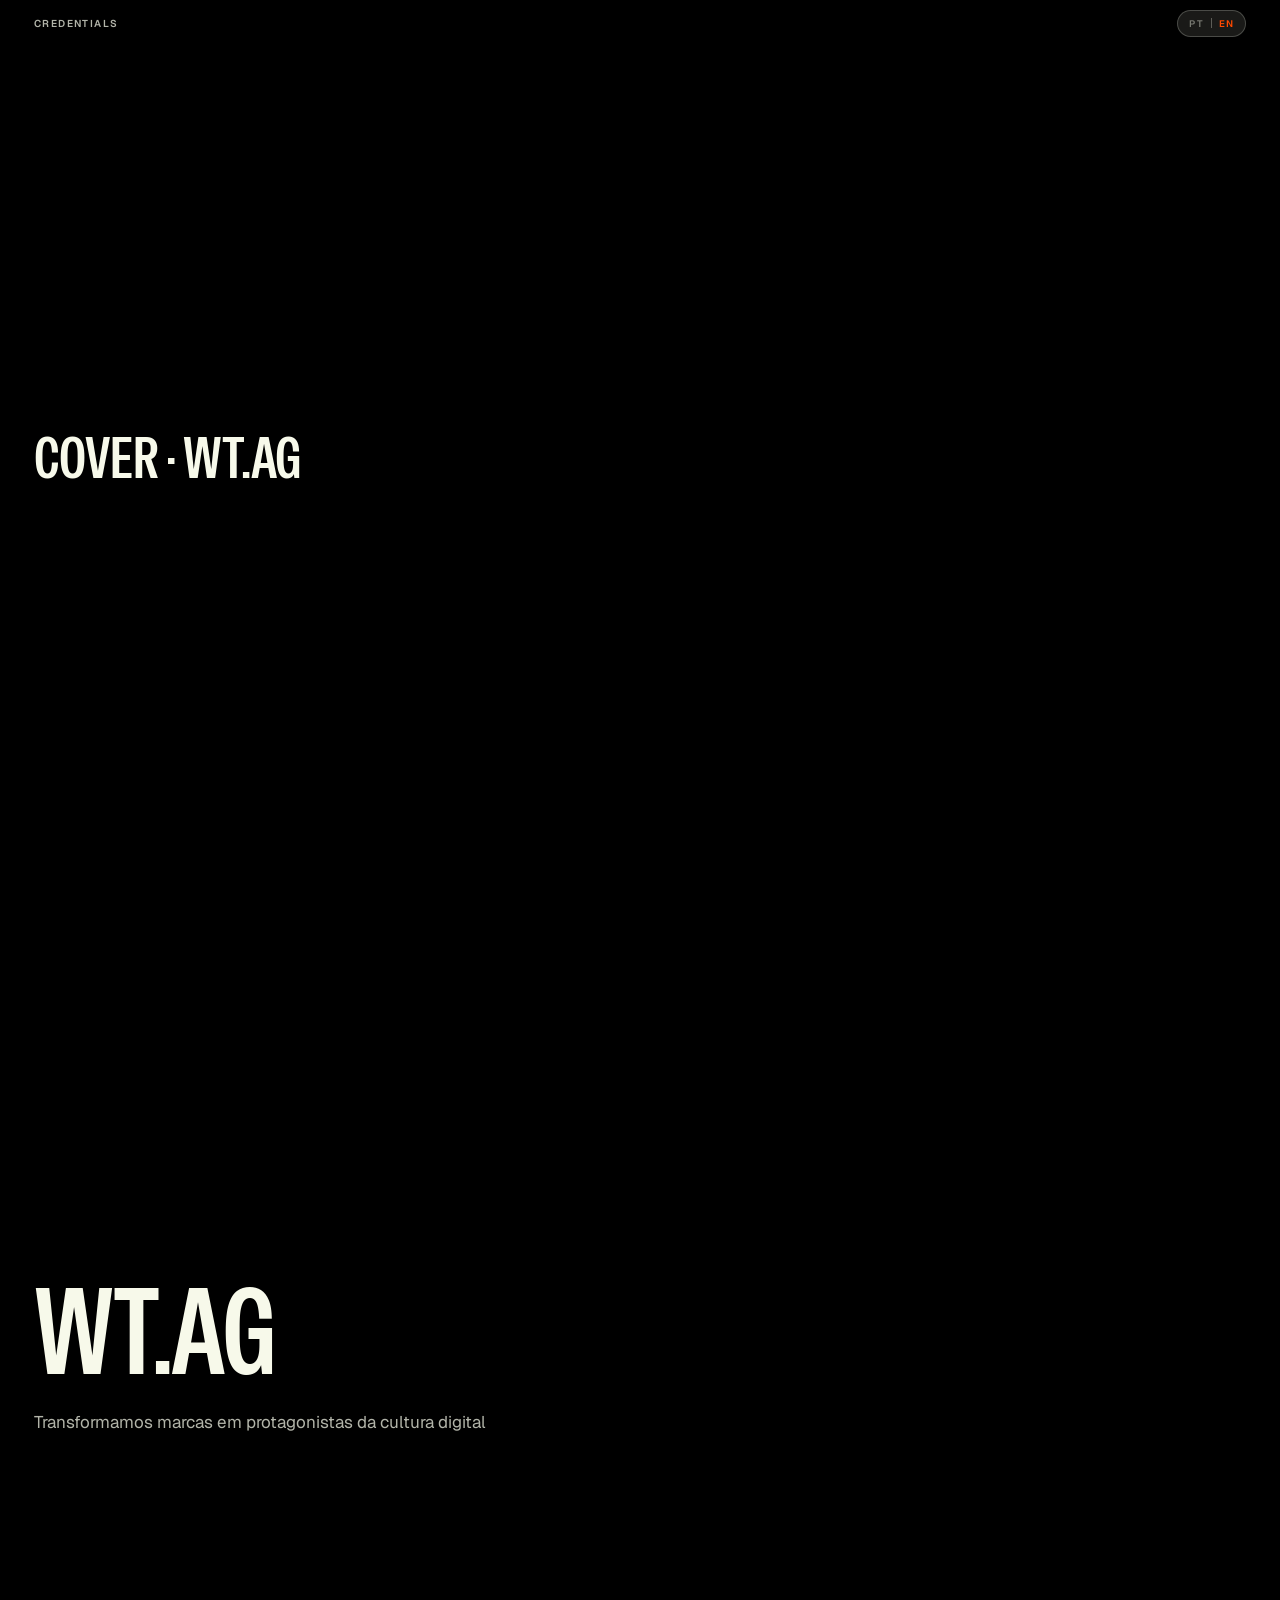
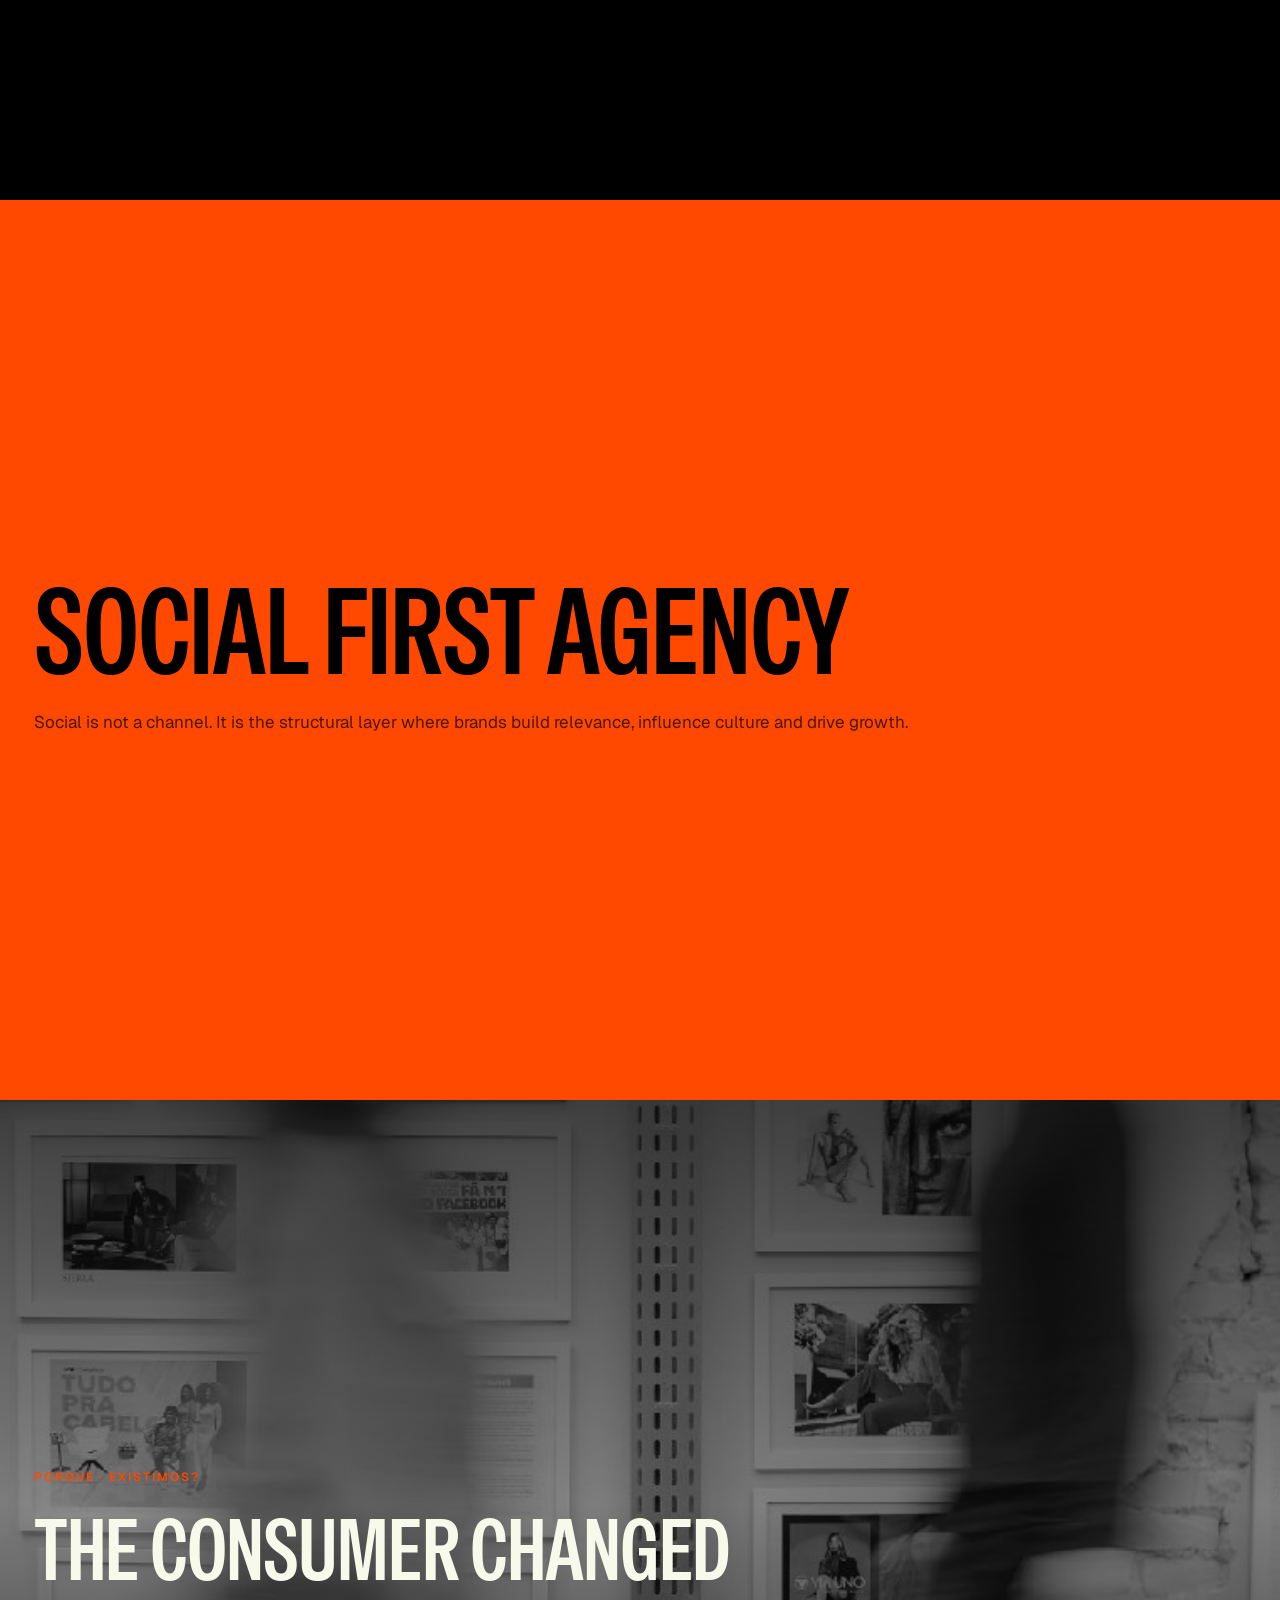
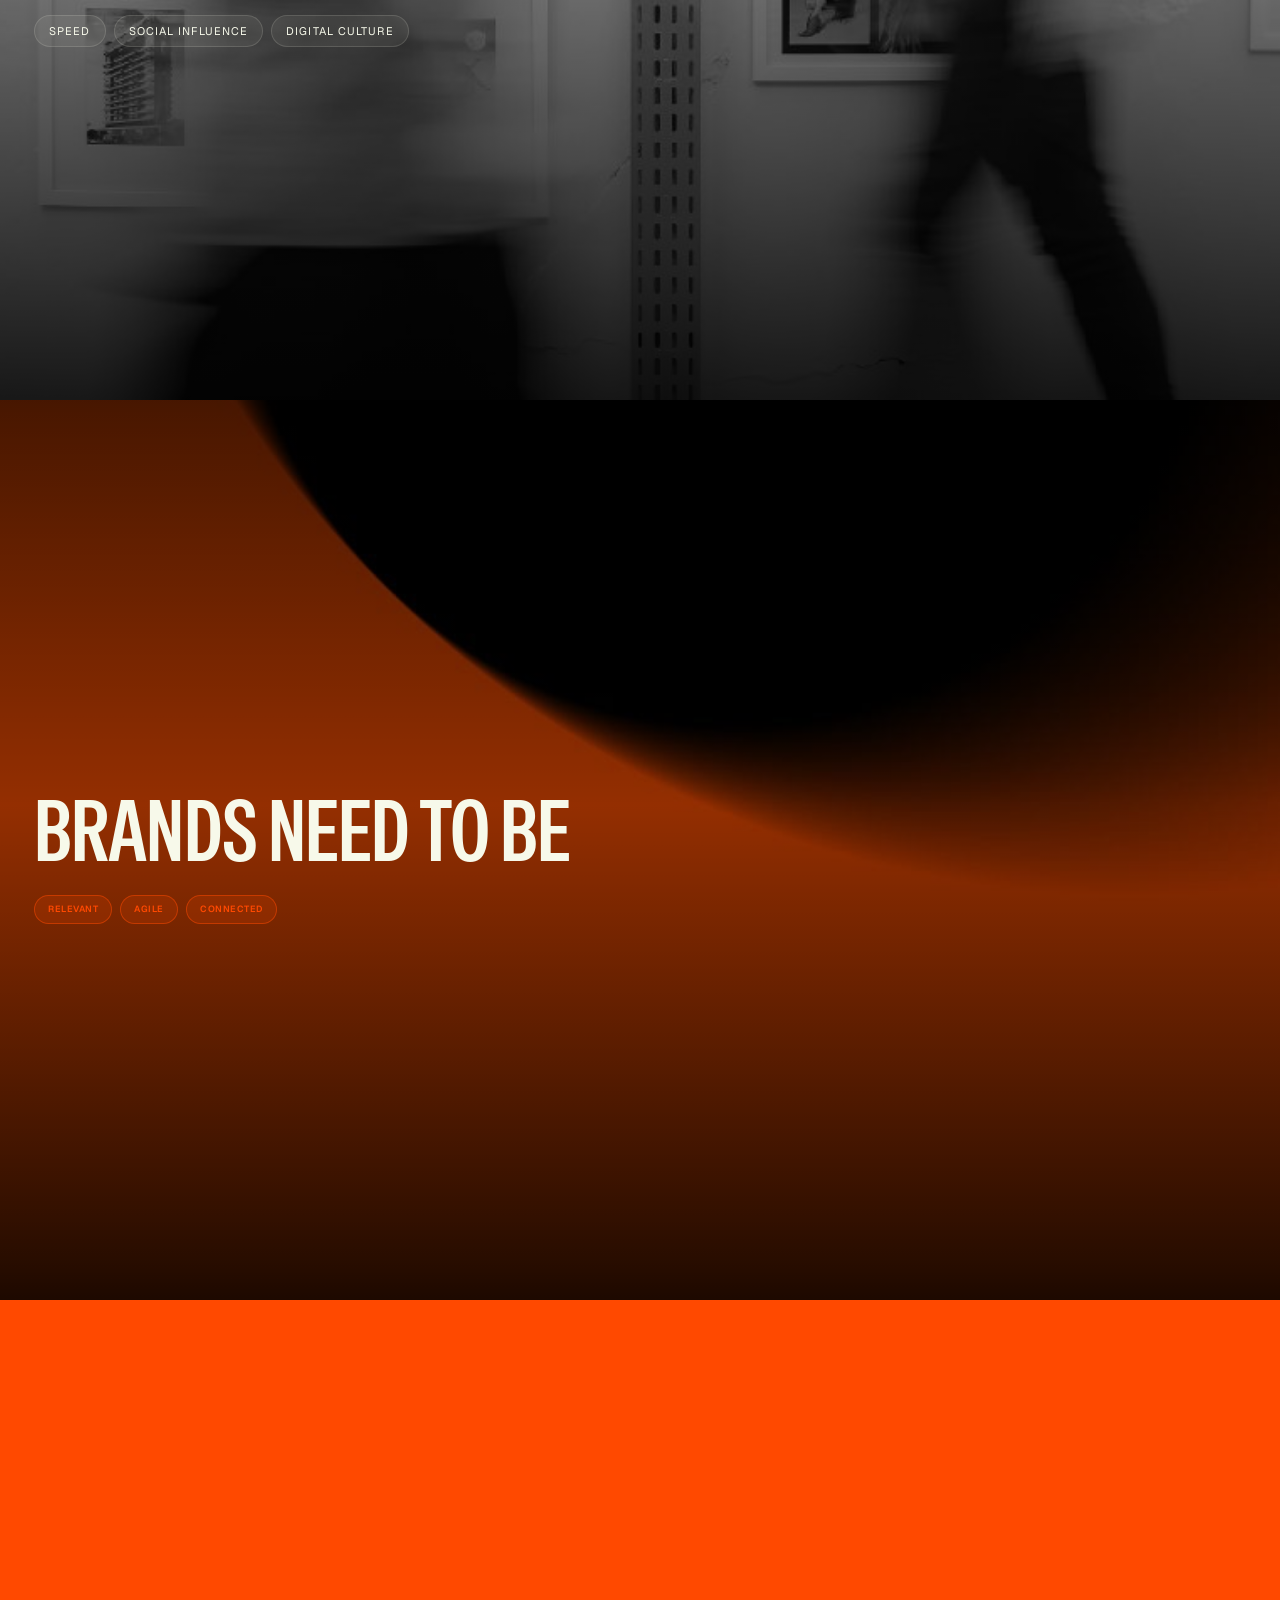
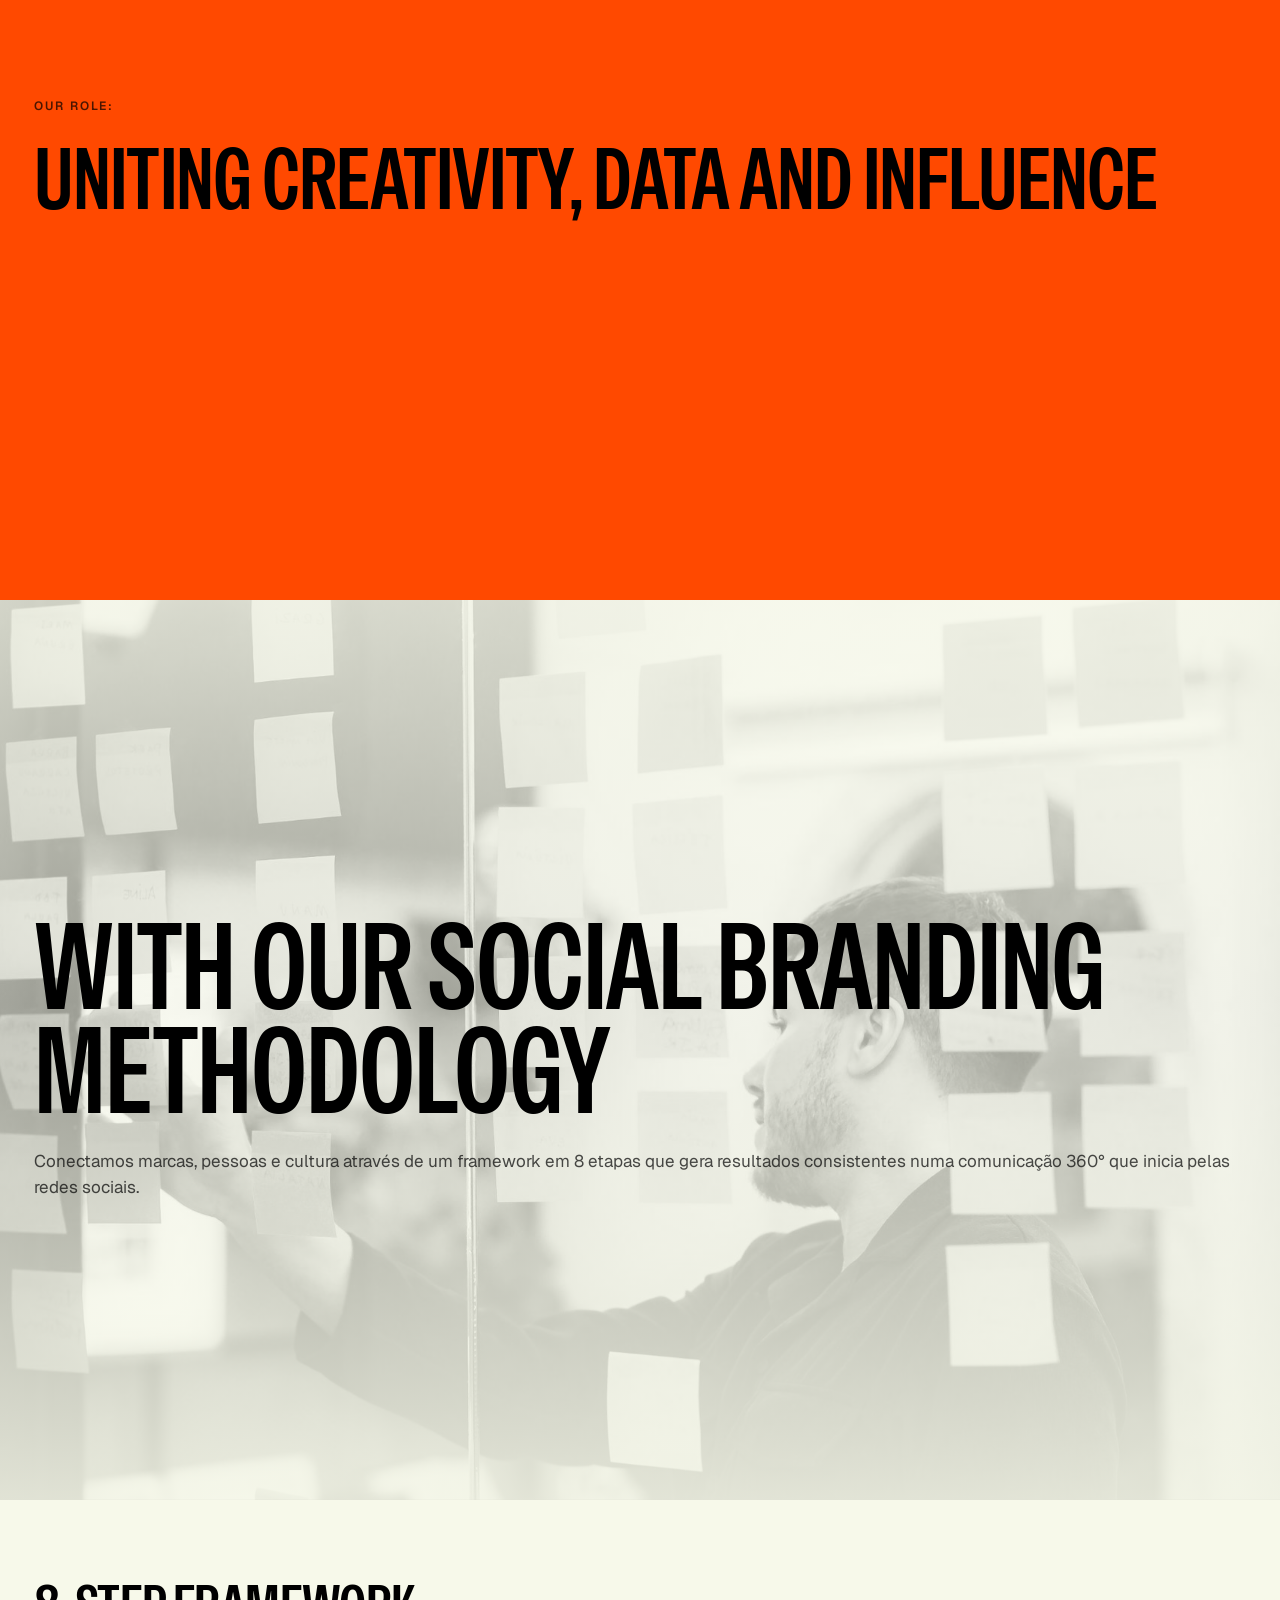
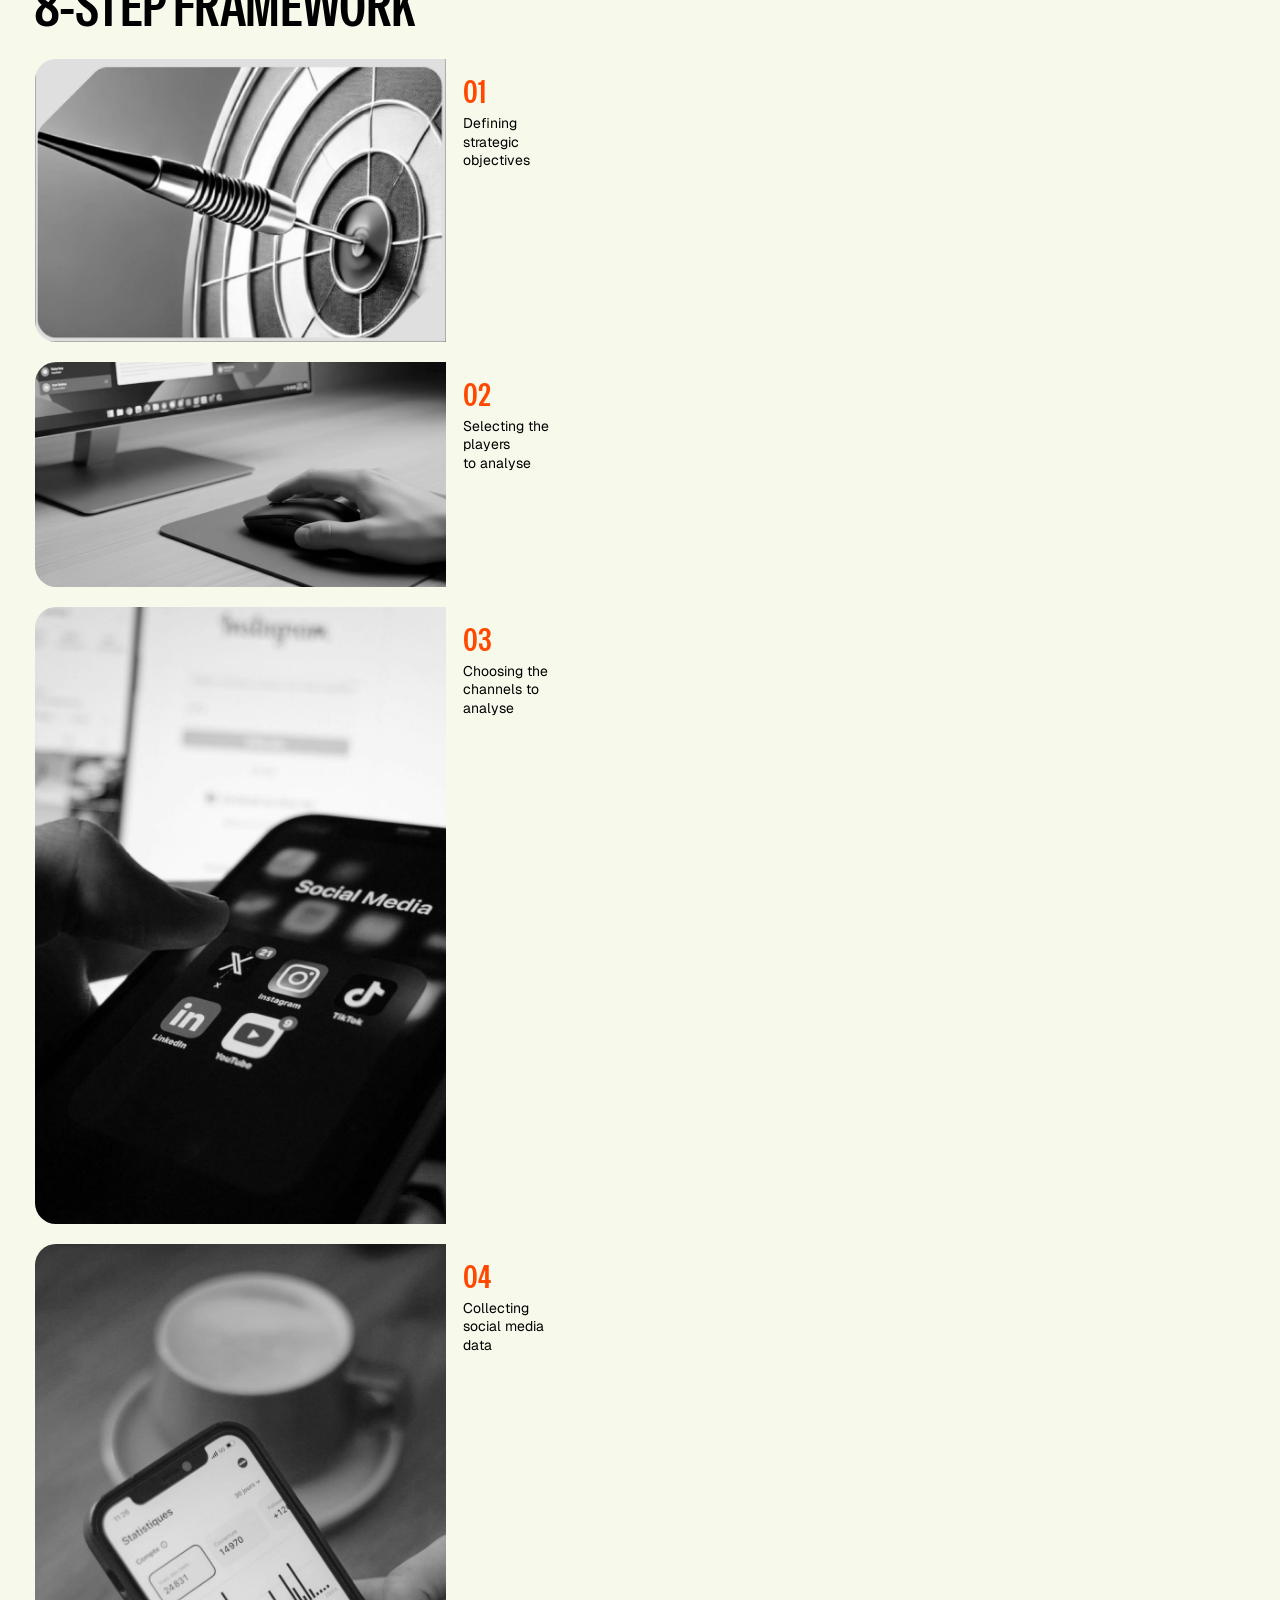
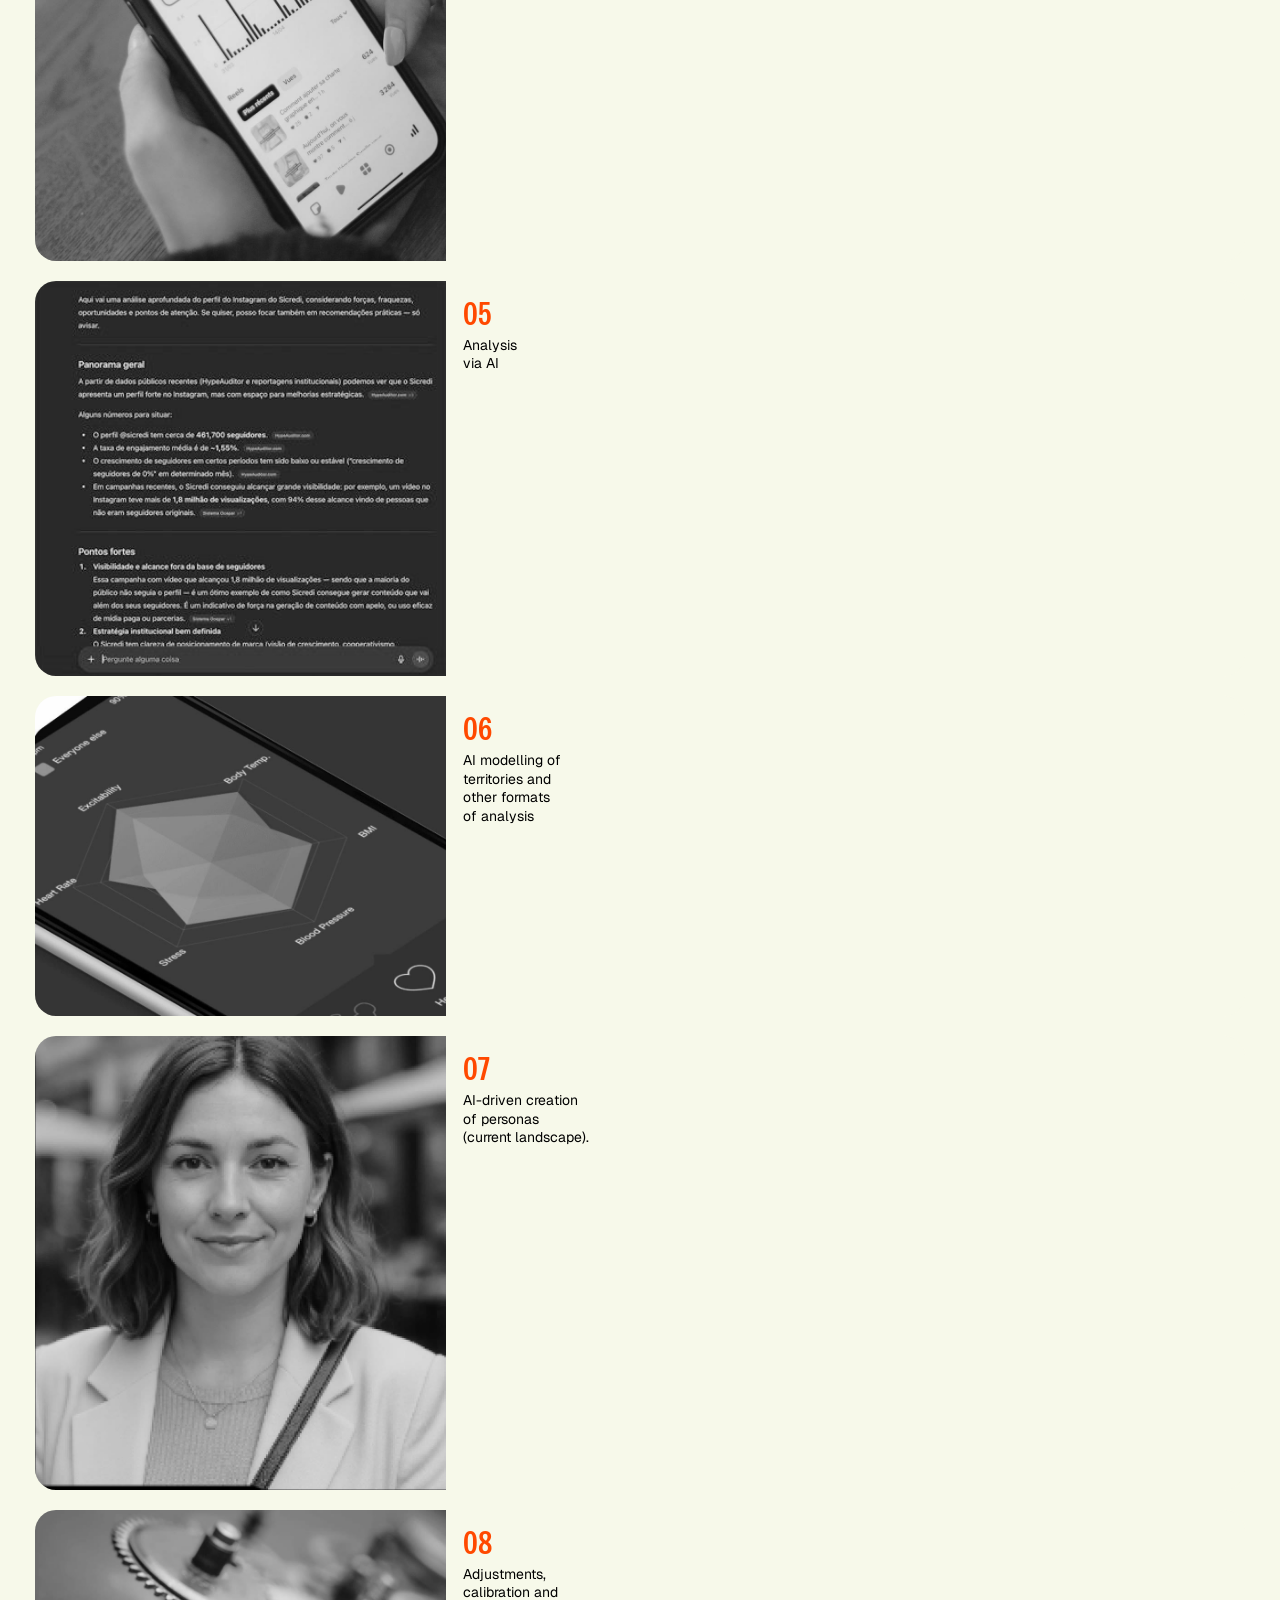
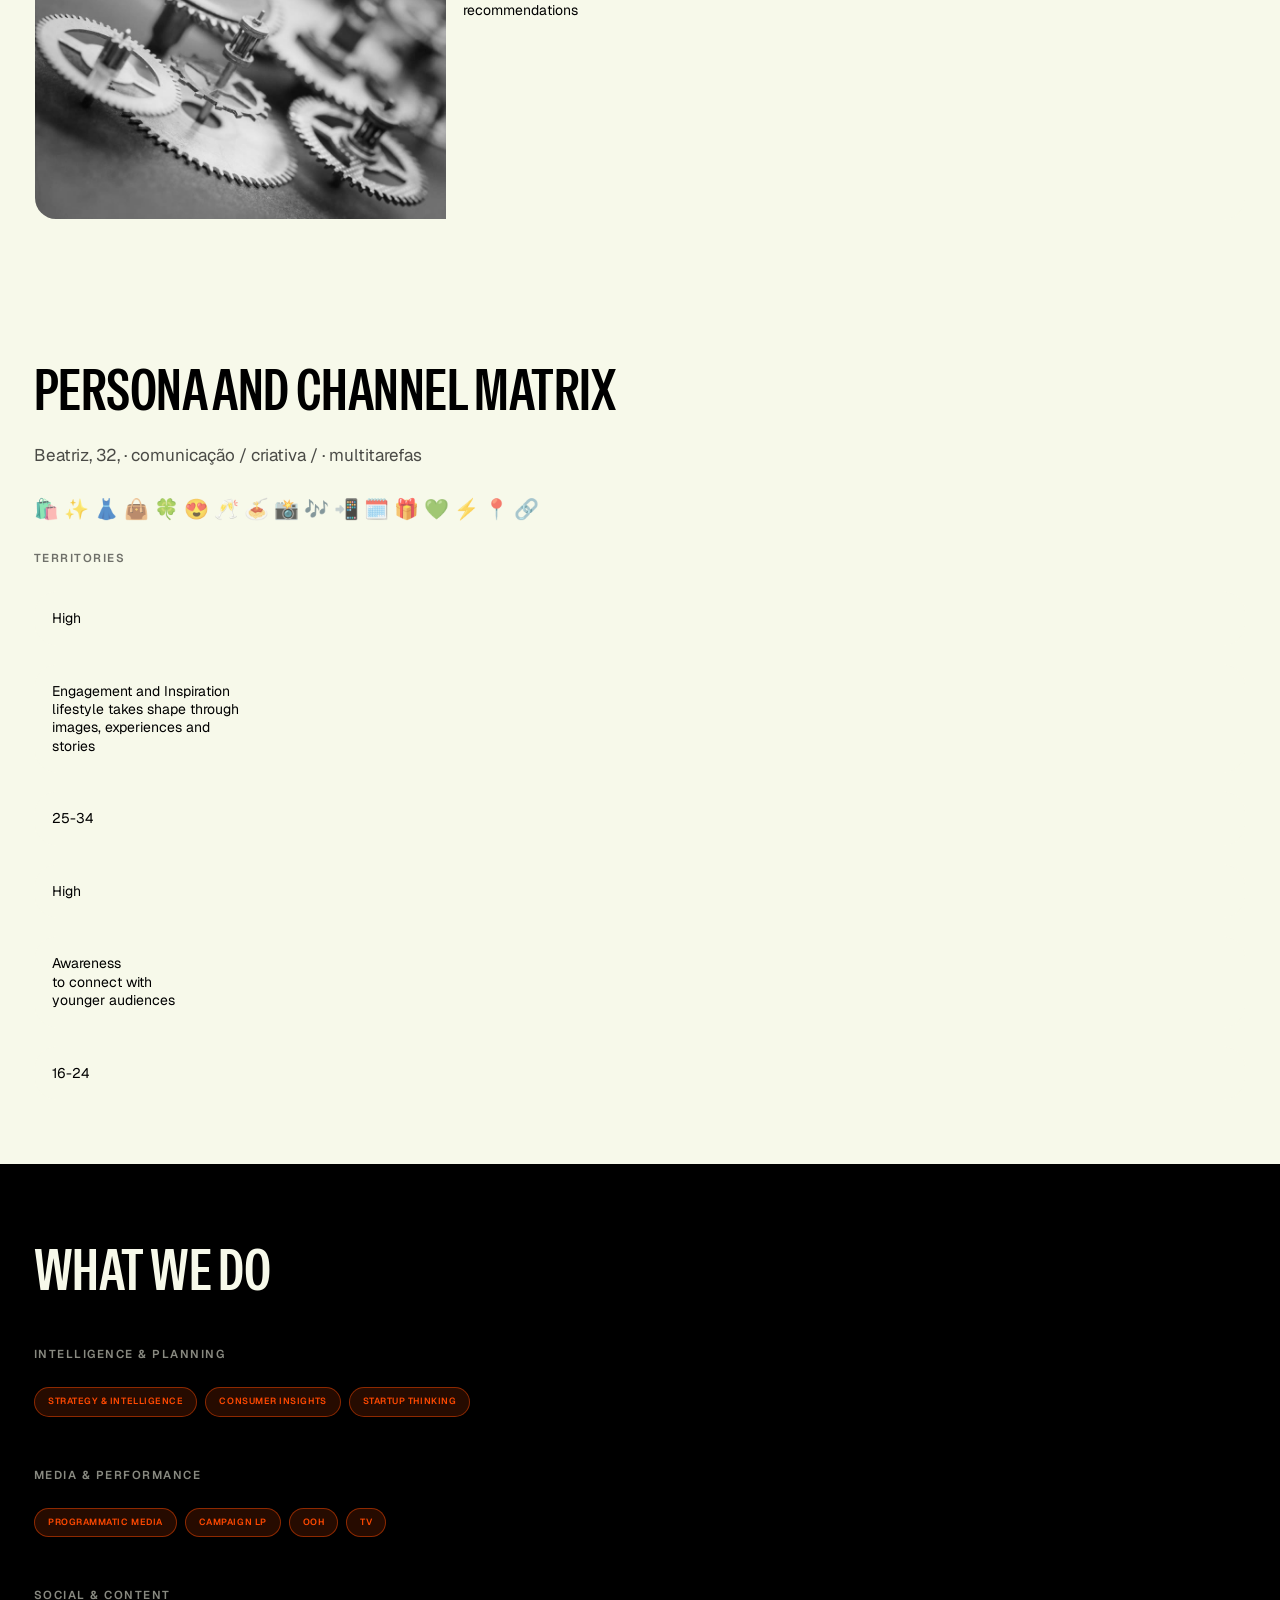
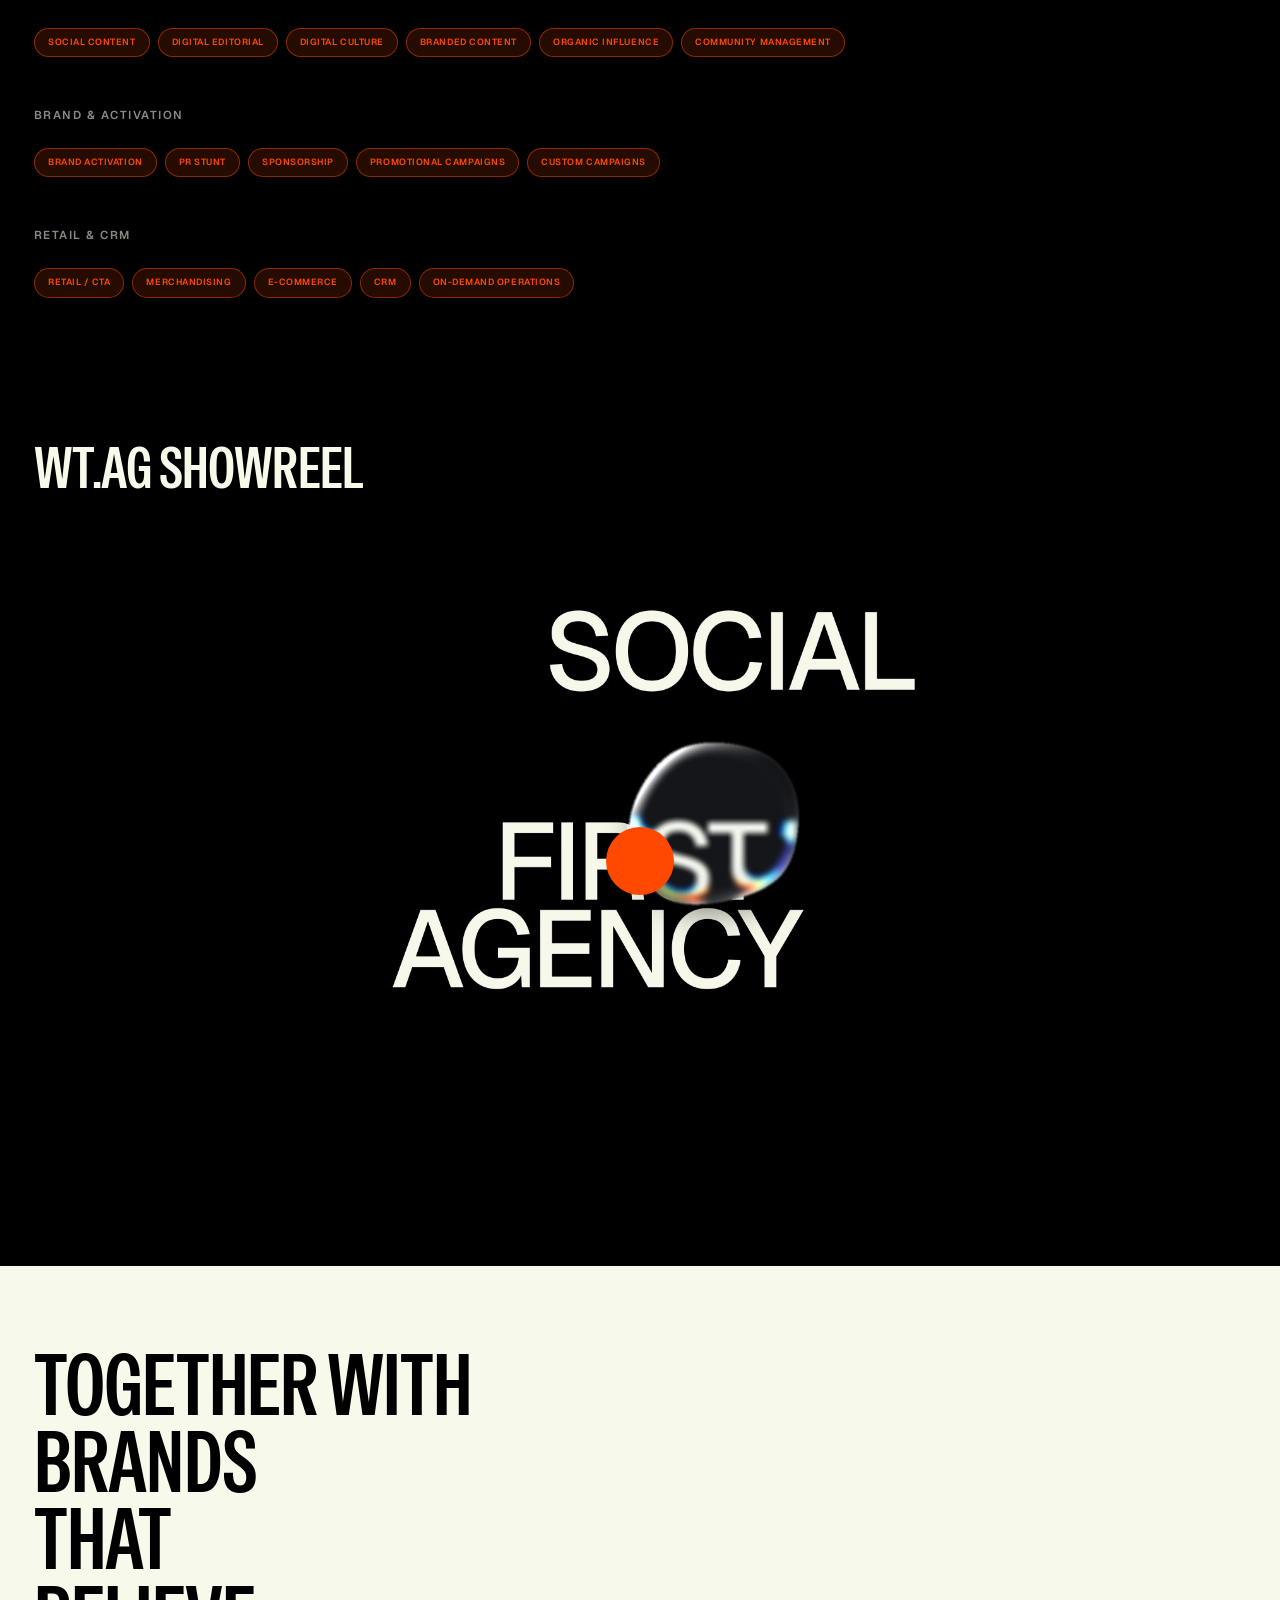
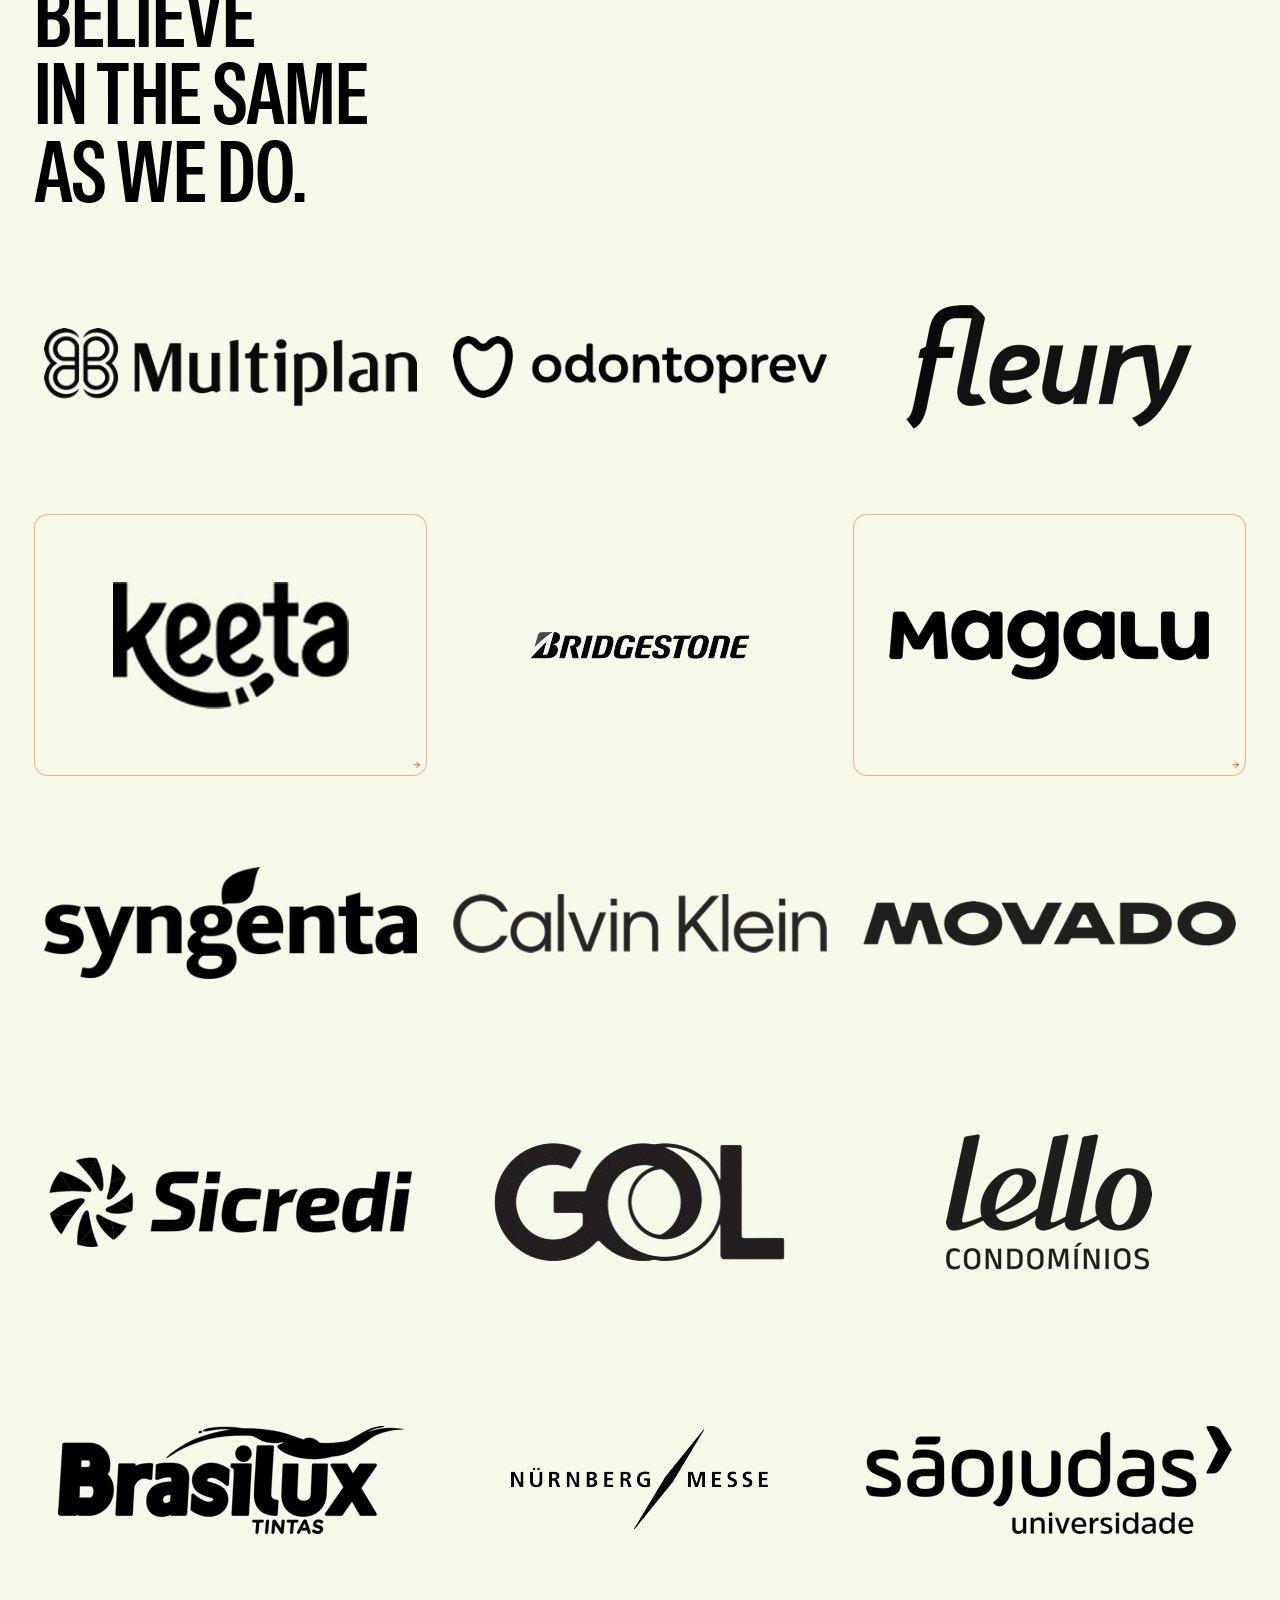
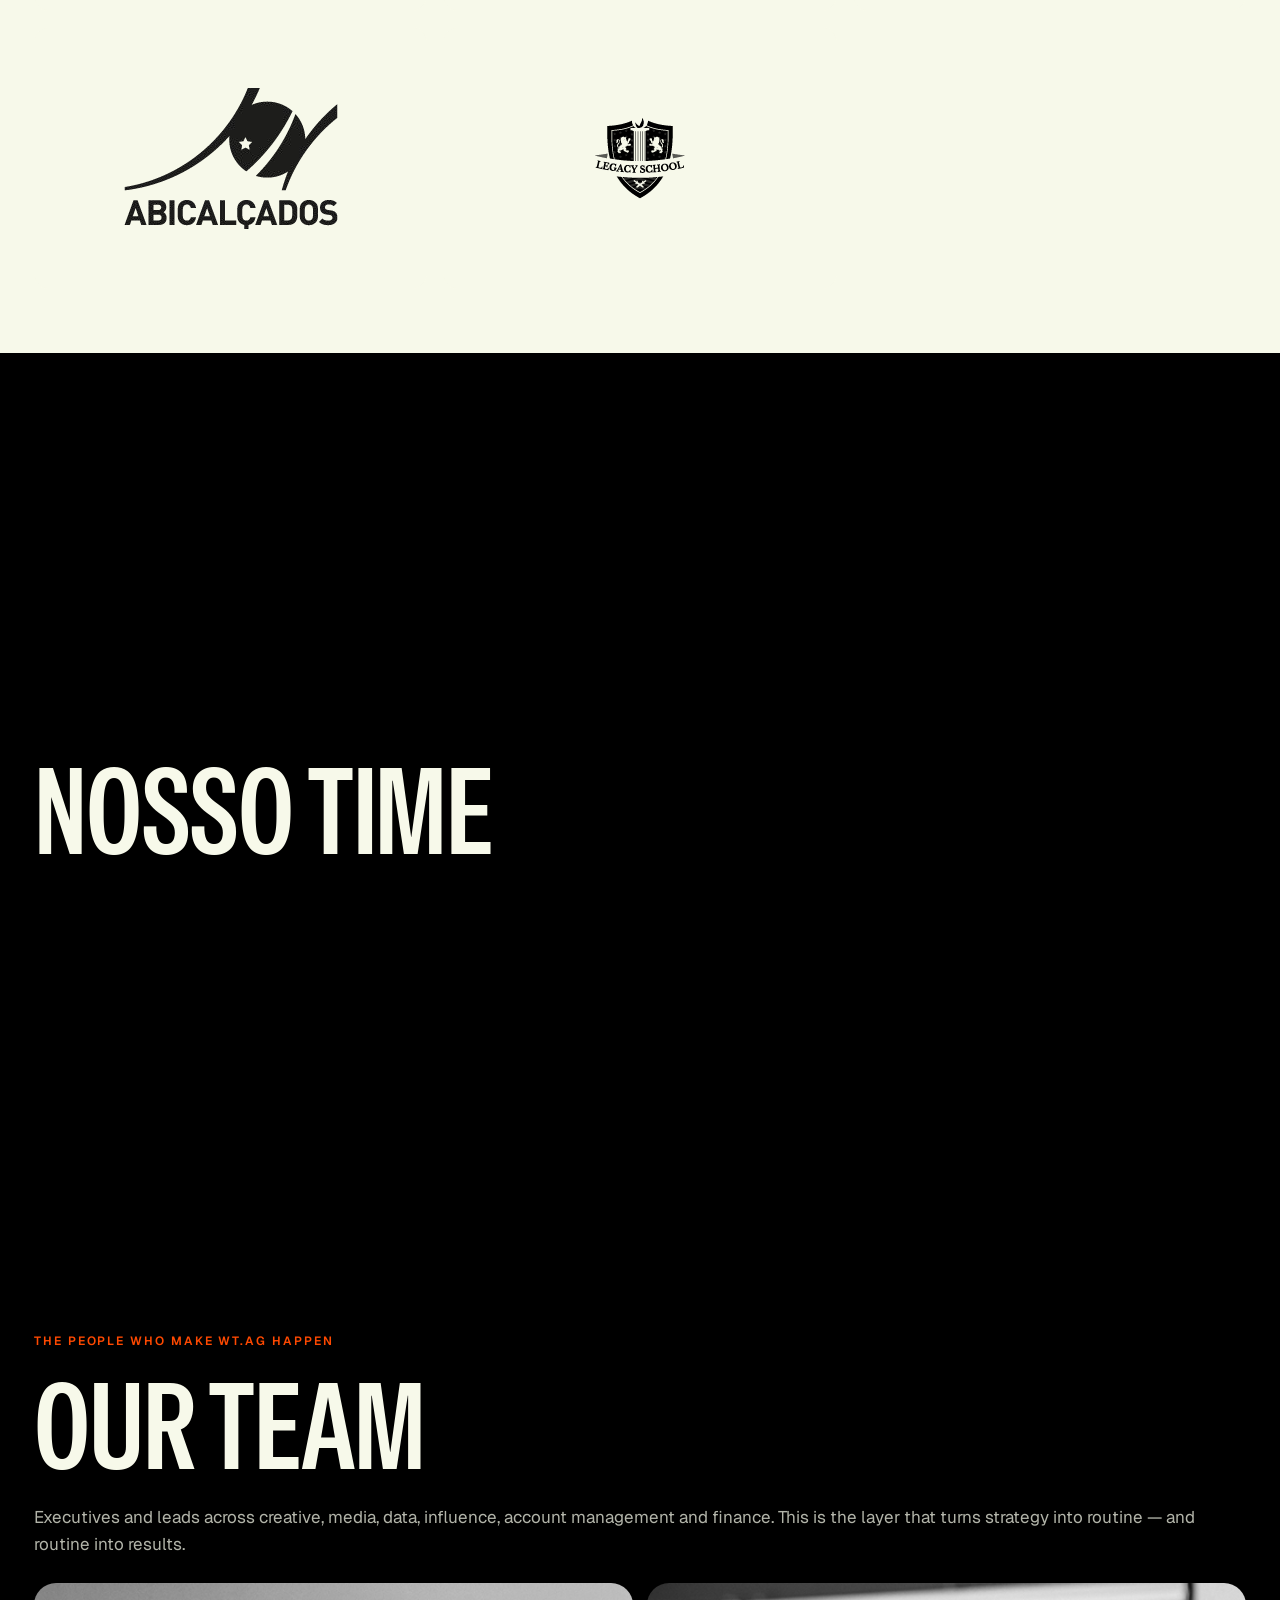
<file: mobile.html>
<!DOCTYPE html>
<html lang="pt-BR">
<head>
<meta charset="utf-8">
<meta name="viewport" content="width=device-width,initial-scale=1,viewport-fit=cover">
<title>WT.AG — Credenciais 2026</title>
<meta name="description" content="Credenciais WT.AG 2026 — Social First Agency.">
<meta name="theme-color" content="#000000">
<link rel="stylesheet" href="css/mobile.css?v=221">
</head>
<body>
<!-- ══════════════════════════════════════════════════════════════════════════
     ARQUIVO GERADO — NÃO EDITE À MÃO
     Sai de: index.html · via: python3 gerar-mobile.py
     ══════════════════════════════════════════════════════════════════════ -->
<div id="barra"></div>
<div id="topo">
  <span class="marca">Credenciais</span>
  <button class="lg" type="button" aria-label="Switch to English">
    <span data-lg="pt" class="is-on">PT</span><i></i><span data-lg="en">EN</span></button>
</div>

<section class="sec" data-titulo="Capa · WT.AG">

<h2 class="tit tit--p">Capa · WT.AG</h2>
</section>
<section class="sec" data-titulo="Abertura WT.AG">

<h2 class="tit tit--g">WT.AG</h2>
<p class="txt">Transformamos marcas em protagonistas da cultura digital</p>
</section>
<section class="sec sec--laranja" data-titulo="Social First Agency">

<h2 class="tit tit--g" data-en-txt="SOCIAL FIRST AGENCY">SOCIAL FIRST<br>AGENCY</h2>
<p class="txt">Social não é canal. É a camada estrutural onde marcas constroem relevância, influenciam cultura e geram crescimento.</p>
</section>
<section class="sec" data-titulo="O Consumidor Mudou">
<div class="sec__bg"><img data-lazy="assets/img/s08-galeria.jpg" alt=""></div>
<div class="kick">PORQUE · EXISTIMOS?</div>
<h2 class="tit" data-en-txt="THE CONSUMER CHANGED">O CONSUMIDOR<br>MUDOU</h2>
<div class="reperc"><span class="veiculo" style="padding:8px 14px;font-size:11px;letter-spacing:.1em;text-transform:uppercase">Velocidade</span><span class="veiculo" style="padding:8px 14px;font-size:11px;letter-spacing:.1em;text-transform:uppercase">Influência Social</span><span class="veiculo" style="padding:8px 14px;font-size:11px;letter-spacing:.1em;text-transform:uppercase">Cultura Digital</span></div>
</section>
<section class="sec" data-titulo="As Marcas Precisam Ser">
<div class="sec__bg"><img data-lazy="assets/img/s09-degrade-organico.jpg" alt=""></div>
<h2 class="tit" data-en-txt="BRANDS NEED TO BE">AS<br>MARCAS<br>PRECISAM<br>SER</h2>
<div class="reperc"><span class="premio"><em style="max-width:none">Relevantes</em></span><span class="premio"><em style="max-width:none">Ágeis</em></span><span class="premio"><em style="max-width:none">Conectadas</em></span></div>
</section>
<section class="sec sec--laranja" data-titulo="Unir Criatividade, Dados e Influência">

<div class="kick">Nosso papel:</div>
<h2 class="tit" data-en-txt="UNITING CREATIVITY, DATA AND INFLUENCE">UNIR<br>CRIATIVIDADE<br>DADOS E<br>INFLUÊNCIA</h2>
</section>
<section class="sec sec--claro" data-titulo="Metodologia Social Branding">
<div class="sec__bg"><img data-lazy="assets/img/s11-brainstorm.jpg" alt=""></div>
<h2 class="tit tit--g" data-en-txt="WITH OUR SOCIAL BRANDING METHODOLOGY">COM NOSSA METODOLOGIA<br>SOCIAL BRANDING</h2>
<p class="txt">Conectamos marcas, pessoas e cultura através de um framework em 8 etapas que gera resultados consistentes numa comunicação 360° que inicia pelas redes sociais.</p>
</section>
<section class="sec sec--claro sec--auto" data-titulo="Framework em 8 Etapas">

<h2 class="tit tit--p">Framework em 8 Etapas</h2>
<div class="cards">
<div class="card"><div class="card__win"><img data-lazy="assets/img/framework/etapa-01.jpg" alt=""></div><div class="card__body"><span class="card__n">01</span><span class="card__lb">Definição de<br>objetivos<br>estratégicos</span></div></div>
<div class="card"><div class="card__win"><img data-lazy="assets/img/framework/etapa-02.jpg" alt=""></div><div class="card__body"><span class="card__n">02</span><span class="card__lb">Seleção de<br>players<br>analisados</span></div></div>
<div class="card"><div class="card__win"><img data-lazy="assets/img/framework/etapa-03.jpg" alt=""></div><div class="card__body"><span class="card__n">03</span><span class="card__lb">Definição de<br>redes a serem<br>analisadas</span></div></div>
<div class="card"><div class="card__win"><img data-lazy="assets/img/framework/etapa-04.jpg" alt=""></div><div class="card__body"><span class="card__n">04</span><span class="card__lb">Coleta de<br>dados em redes<br>sociais</span></div></div>
<div class="card"><div class="card__win"><img data-lazy="assets/img/framework/etapa-05.jpg" alt=""></div><div class="card__body"><span class="card__n">05</span><span class="card__lb">Análise<br>via IA</span></div></div>
<div class="card"><div class="card__win"><img data-lazy="assets/img/framework/etapa-06.jpg" alt=""></div><div class="card__body"><span class="card__n">06</span><span class="card__lb">Modelagem via<br>I.A de territórios<br>e outros<br>formatos de<br>análise</span></div></div>
<div class="card"><div class="card__win"><img data-lazy="assets/img/framework/etapa-07.jpg" alt=""></div><div class="card__body"><span class="card__n">07</span><span class="card__lb">Criação via I.A<br>de personas<br>(cenário atual).</span></div></div>
<div class="card"><div class="card__win"><img data-lazy="assets/img/framework/etapa-08.jpg" alt=""></div><div class="card__body"><span class="card__n">08</span><span class="card__lb">Ajustes,<br>calibragens e<br>recomendações</span></div></div>
</div>
</section>
<section class="sec sec--claro sec--auto" data-titulo="Persona e Matriz de Canais">

<h2 class="tit tit--p">Persona e Matriz de Canais</h2>
<p class="txt">Beatriz, 32, · comunicação / criativa / · multitarefas</p>
<div class="txt" style="font-size:20px;line-height:1.5">🛍️ ✨ 👗 👜 🍀 😍 🥂 🍝 📸 🎶 📲 🗓️ 🎁 💚 ⚡ 📍 🔗</div>
<div><div class="rot">Territórios</div><div class="reperc"></div></div>
<div class="cards">
<div class="card"><div class="card__body"><span class="card__lb">Alta</span></div></div>
<div class="card"><div class="card__body"><span class="card__lb">Engajamento e Inspiração<br>o lifestyle ganha forma em<br>imagens, experiências e<br>histórias</span></div></div>
<div class="card"><div class="card__body"><span class="card__lb">25-34</span></div></div>
<div class="card"><div class="card__body"><span class="card__lb">Alta</span></div></div>
<div class="card"><div class="card__body"><span class="card__lb">Awareness<br>para aproximação com<br>públicos mais jovens</span></div></div>
<div class="card"><div class="card__body"><span class="card__lb">16-24</span></div></div>
</div>
</section>
<section class="sec sec--auto" data-titulo="O Que Fazemos">
<h2 class="tit tit--p">O Que Fazemos</h2>
<div class="rot" style="margin-top:24px">Inteligência &amp; Planejamento</div>
<div class="reperc"><span class="premio"><em style="max-width:none">Estratégia &amp; Inteligência</em></span><span class="premio"><em style="max-width:none">Consumer Insights</em></span><span class="premio"><em style="max-width:none">Startup Thinking</em></span></div>
<div class="rot" style="margin-top:24px">Mídia &amp; Performance</div>
<div class="reperc"><span class="premio"><em style="max-width:none">Mídia Programática</em></span><span class="premio"><em style="max-width:none">Campaign LP</em></span><span class="premio"><em style="max-width:none">OOH</em></span><span class="premio"><em style="max-width:none">TV</em></span></div>
<div class="rot" style="margin-top:24px">Social &amp; Conteúdo</div>
<div class="reperc"><span class="premio"><em style="max-width:none">Conteúdo Social</em></span><span class="premio"><em style="max-width:none">Editoria Digital</em></span><span class="premio"><em style="max-width:none">Cultura Digital</em></span><span class="premio"><em style="max-width:none">Branded content</em></span><span class="premio"><em style="max-width:none">Influência Orgânica</em></span><span class="premio"><em style="max-width:none">Gestão Comunidades</em></span></div>
<div class="rot" style="margin-top:24px">Marca &amp; Ativação</div>
<div class="reperc"><span class="premio"><em style="max-width:none">Ativação</em></span><span class="premio"><em style="max-width:none">PR Stunt</em></span><span class="premio"><em style="max-width:none">Sponsorship</em></span><span class="premio"><em style="max-width:none">Ações Promocionais</em></span><span class="premio"><em style="max-width:none">Campanha Personalizada</em></span></div>
<div class="rot" style="margin-top:24px">Varejo &amp; Relacionamento</div>
<div class="reperc"><span class="premio"><em style="max-width:none">Varejo / CTA</em></span><span class="premio"><em style="max-width:none">Merchan</em></span><span class="premio"><em style="max-width:none">E-commerce</em></span><span class="premio"><em style="max-width:none">CRM</em></span><span class="premio"><em style="max-width:none">Operação sob Demanda</em></span></div>
</section>
<section class="sec" data-titulo="Showreel WT.AG">

<h2 class="tit tit--p">Showreel WT.AG</h2>
<div class="media media--16x9" data-video="assets/video/showreel-wtag.mp4" data-legenda="Showreel WT.AG · 2026  ·  clique para reproduzir  ·  F para tela cheia"><img data-lazy="assets/img/poster-showreel.jpg" alt=""><button class="play" type="button" aria-label="Assistir"></button></div>
</section>
<section class="sec sec--claro sec--auto" id="m-s-parceiras" style="--acento:#2B7FFF" data-titulo="Marcas Parceiras">

<h2 class="tit" data-en-txt="TOGETHER WITH&lt;br&gt;BRANDS&lt;br&gt;THAT&lt;br&gt;BELIEVE&lt;br&gt;IN THE SAME&lt;br&gt;AS WE DO.">JUNTO COM<br>MARCAS<br>QUE<br>ACREDITAM<br>NO MESMO<br>QUE NÓS.</h2>
<div class="logos">
<div class="logo"><img data-lazy="assets/img/logos-partners/multiplan.png" alt="Multiplan"></div>
<div class="logo"><img data-lazy="assets/img/logos-partners/odontoprev.png" alt="Odontoprev"></div>
<div class="logo"><img data-lazy="assets/img/logos-partners/fleury.png" alt="Fleury"></div>
<div class="logo logo--case" data-ir="m-s-central-corre"><img data-lazy="assets/img/logos-partners/keeta.png" alt="Keeta"></div>
<div class="logo"><img data-lazy="assets/img/logos-partners/bridgestone.png" alt="Bridgestone"></div>
<div class="logo logo--case" data-ir="m-s-magalu"><img data-lazy="assets/img/logos-partners/magalu.png" alt="Magalu"></div>
<div class="logo"><img data-lazy="assets/img/logos-partners/syngenta.png" alt="Syngenta"></div>
<div class="logo"><img data-lazy="assets/img/logos-partners/calvin-klein.png" alt="Calvin Klein"></div>
<div class="logo"><img data-lazy="assets/img/logos-partners/movado.png" alt="Movado"></div>
<div class="logo"><img data-lazy="assets/img/logos-partners/sicredi.png" alt="Sicredi"></div>
<div class="logo"><img data-lazy="assets/img/logos-partners/gol.png" alt="GOL"></div>
<div class="logo"><img data-lazy="assets/img/logos-partners/lello.png" alt="Lello Condomínios"></div>
<div class="logo"><img data-lazy="assets/img/logos-partners/brasilux.png" alt="Brasilux Tintas"></div>
<div class="logo"><img data-lazy="assets/img/logos-partners/nurnberg-messe.png" alt="Nürnberg Messe"></div>
<div class="logo"><img data-lazy="assets/img/logos-partners/sao-judas.png" alt="São Judas Universidade"></div>
<div class="logo"><img data-lazy="assets/img/logos-partners/abicalcados.png" alt="Abicalçados"></div>
<div class="logo"><img data-lazy="assets/img/logos-partners/legacy-school.png" alt="Legacy School"></div>
</div>
</section>
<section class="sec" data-titulo="Divisor · Nosso Time">
<h2 class="tit tit--g">NOSSO TIME</h2>
</section>
<section class="sec sec--auto" data-titulo="Nosso Time">

<div class="kick">Quem faz a WT.AG acontecer</div>
<h2 class="tit tit--g" data-en-txt="OUR TEAM">NOSSO TIME</h2>
<p class="txt">Direção e lideranças de criação, mídia, dados, influência, atendimento e financeiro. É essa camada que transforma a estratégia em rotina — e a rotina em resultado.</p>
<div class="gente">
<div class="pessoa"><img data-lazy="assets/img/time/lucas-feltes.jpg" alt="Lucas Feltes"><span class="pessoa__leg"><span class="pessoa__c">CEO</span><span class="pessoa__n">Lucas Feltes</span></span></div>
<div class="pessoa"><img data-lazy="assets/img/time/bruno-luiz.jpg" alt="Bruno Luiz"><span class="pessoa__leg"><span class="pessoa__c">COO</span><span class="pessoa__n">Bruno Luiz</span></span></div>
<div class="pessoa"><img data-lazy="assets/img/time/dudu-rodrigues.jpg" alt="Dudu Rodrigues"><span class="pessoa__leg"><span class="pessoa__c">CCO</span><span class="pessoa__n">Dudu Rodrigues</span></span></div>
<div class="pessoa"><img data-lazy="assets/img/time/mariane-fernandes.jpg" alt="Mariane Fernandes"><span class="pessoa__leg"><span class="pessoa__c">Account Director</span><span class="pessoa__n">Mariane Fernandes</span></span></div>
<div class="pessoa"><img data-lazy="assets/img/time/felipe-andrade.jpg" alt="Felipe Andrade"><span class="pessoa__leg"><span class="pessoa__c">Executive Creative Director</span><span class="pessoa__n">Felipe Andrade</span></span></div>
<div class="pessoa"><img data-lazy="assets/img/time/tatiane-moraes.jpg" alt="Tatiane Moraes"><span class="pessoa__leg"><span class="pessoa__c">Finance Coordinator</span><span class="pessoa__n">Tatiane Moraes</span></span></div>
<div class="pessoa"><img data-lazy="assets/img/time/rudinei-picinini.jpg" alt="Rudinei Picinini"><span class="pessoa__leg"><span class="pessoa__c">B.I. Leader</span><span class="pessoa__n">Rudinei Picinini</span></span></div>
<div class="pessoa"><img data-lazy="assets/img/time/graziele-brand.jpg" alt="Graziele Brand"><span class="pessoa__leg"><span class="pessoa__c">Account Manager</span><span class="pessoa__n">Graziele Brand</span></span></div>
<div class="pessoa"><img data-lazy="assets/img/time/gabriel-magalhaes.jpg" alt="Gabriel Magalhães"><span class="pessoa__leg"><span class="pessoa__c">Media Director</span><span class="pessoa__n">Gabriel Magalhães</span></span></div>
<div class="pessoa"><img data-lazy="assets/img/time/aline-felix.jpg" alt="Aline Felix"><span class="pessoa__leg"><span class="pessoa__c">Influencer Lead</span><span class="pessoa__n">Aline Felix</span></span></div>
<div class="pessoa"><img data-lazy="assets/img/time/cassio-guiot.jpg" alt="Cássio Guiot"><span class="pessoa__leg"><span class="pessoa__c">Associate Creative Director</span><span class="pessoa__n">Cássio Guiot</span></span></div>
<div class="pessoa"><img data-lazy="assets/img/time/thiago-alves.jpg" alt="Thiago Alves"><span class="pessoa__leg"><span class="pessoa__c">Associate Creative Director</span><span class="pessoa__n">Thiago Alves</span></span></div>
<div class="pessoa"><img data-lazy="assets/img/time/natalia-konrath.jpg" alt="Natália Konrath"><span class="pessoa__leg"><span class="pessoa__c">Creative Leader</span><span class="pessoa__n">Natália Konrath</span></span></div>
<div class="pessoa"><img data-lazy="assets/img/time/bruna-rauber.jpg" alt="Bruna Rauber"><span class="pessoa__leg"><span class="pessoa__c">Creative Leader</span><span class="pessoa__n">Bruna Rauber</span></span></div>
<div class="pessoa"><img data-lazy="assets/img/time/bernardo-santos.jpg" alt="Bernardo Santos"><span class="pessoa__leg"><span class="pessoa__c">Creative Leader</span><span class="pessoa__n">Bernardo Santos</span></span></div>
</div>
</section>
<section class="sec" data-titulo="Nossos Escritórios">
<div class="sec__bg"><img data-lazy="assets/img/sedes/sede-sao-paulo.jpg" alt=""></div>
<div class="kick">Duas sedes</div>
<h2 class="tit tit--g" data-en-txt="OUR OFFICES">NOSSOS ESCRITÓRIOS</h2>
<div class="cards">
<div class="card" style="flex-direction:column"><div class="media media--16x9" data-video="assets/video/sede-sao-paulo.mp4" data-legenda="São Paulo" style="border-radius:0"><img data-lazy="assets/img/sedes/sede-sao-paulo.jpg" alt=""><button class="play" type="button" aria-label="Assistir"></button></div><div class="card__body"><span class="pessoa__c">São Paulo</span><span class="card__n" style="font-size:clamp(20px,5.6vw,28px)">São Paulo</span><span class="card__lb">Rua Quatá, 909 · Vila Olímpia</span></div></div>
<div class="card" style="flex-direction:column"><div class="media media--16x9" data-video="assets/video/sede-novo-hamburgo.mp4" data-legenda="Novo Hamburgo" style="border-radius:0"><img data-lazy="assets/img/sedes/sede-novo-hamburgo.jpg" alt=""><button class="play" type="button" aria-label="Assistir"></button></div><div class="card__body"><span class="pessoa__c">Rio Grande do Sul</span><span class="card__n" style="font-size:clamp(20px,5.6vw,28px)">Novo Hamburgo</span><span class="card__lb">Rua Gen. Daltro Filho, 856 · Hamburgo Velho</span></div></div>
</div>
</section>
<section class="sec sec--claro sec--auto" data-titulo="WT.INTELLIGENCE">
<h2 class="tit">NÃO É SOBRE TER<br>A FERRAMENTA,<br>MAS SIM COMO<br>USÁ-LA</h2>
<div class="rot" style="margin-top:20px">WT.INTELLIGENCE</div>
<div class="rot" style="margin-top:22px">WDI Consulting</div>
<p class="txt" style="margin-top:6px">Consultoria estratégica, com foco em insights e análises de mercado, marcas e canais</p>
<div class="reperc"><span class="premio"><em style="max-width:none">Studies</em></span><span class="premio"><em style="max-width:none">Brands</em></span><span class="premio"><em style="max-width:none">Index Relevance</em></span><span class="premio"><em style="max-width:none">Audience</em></span><span class="premio"><em style="max-width:none">Drops</em></span><span class="premio"><em style="max-width:none">Consumer</em></span></div>
<div class="rot" style="margin-top:22px">WDI Competitive</div>
<p class="txt" style="margin-top:6px">Share of search, dinâmica competitiva, desempenho de R&amp;F, eficiência da compra de mídia</p>
<div class="reperc"><span class="premio"><em style="max-width:none">Eficiência</em></span><span class="premio"><em style="max-width:none">R&amp;F</em></span><span class="premio"><em style="max-width:none">Search</em></span></div>
<div class="rot" style="margin-top:22px">WDI Relatoria</div>
<p class="txt" style="margin-top:6px">Dashboards, dados de concorrência, lançamentos, análises preditivas e customizadas</p>
<div class="reperc"><span class="premio"><em style="max-width:none">Creative</em></span><span class="premio"><em style="max-width:none">Tracking</em></span><span class="premio"><em style="max-width:none">Pulse</em></span><span class="premio"><em style="max-width:none">Academy</em></span></div>
<div class="rot" style="margin-top:22px">WDI BI</div>
<p class="txt" style="margin-top:6px">Dashboards para análise de dados, identificando tendências e prevendo resultados</p>
<div class="reperc"><span class="premio"><em style="max-width:none">Adhoc</em></span></div>
</section>
<section class="sec sec--claro sec--auto" data-titulo="Ferramentas">
<h2 class="tit tit--p">Ferramentas</h2>
<div class="rot" style="margin-top:20px">TGI</div>
<p class="txt" style="margin-top:6px">Hábitos e atitudes dos consumidores orientam a escolha de meios e momentos ideais, on/off.</p>
<div class="rot" style="margin-top:20px">Monitor</div>
<p class="txt" style="margin-top:6px">Observação dos investimentos da categoria: onde investir e onde não investir.</p>
<div class="rot" style="margin-top:20px">Digital Insights</div>
<p class="txt" style="margin-top:6px">Entende o comportamento do consumidor na vida digital, usando um database de 90 milhões de pessoas.</p>
<div class="rot" style="margin-top:20px">Similar Web</div>
<p class="txt" style="margin-top:6px">Investimento e monitoramento das redes sociais; ajuda a entender como as marcas estão se comportando na “caixa preta” das plataformas.</p>
<div class="rot" style="margin-top:20px">Answer the Public</div>
<p class="txt" style="margin-top:6px">Monitora os principais assuntos procurados pela audiência sobre diversos temas.</p>
<div class="rot" style="margin-top:20px">Ibope Media Instar</div>
<p class="txt" style="margin-top:6px">Software para simulação em TV aberta e paga; orienta compras mais eficientes e assertivas.</p>
<div class="rot" style="margin-top:20px">ADmedia</div>
<p class="txt" style="margin-top:6px">Planejamento, execução e pós-venda de TV; traz agilidade e excelência na execução tática.</p>
<div class="rot" style="margin-top:20px">Google Analytics</div>
<p class="txt" style="margin-top:6px">Monitoramento de resultados das atividades digitais da marca.</p>
<div class="rot" style="margin-top:20px">SemRush</div>
<p class="txt" style="margin-top:6px">Análise de SEO/SEM, marketing de conteúdo, pesquisa de concorrentes, pagamento por clique e ações em redes sociais.</p>
<div class="rot" style="margin-top:20px">Buzzmonitor</div>
<p class="txt" style="margin-top:6px">Gestão de redes sociais: agendamento de publicações, relatórios completos e SAC para Meta, LinkedIn e Twitter. Também faz monitoramento avançado e atendimento omnichannel.</p>
<div class="rot" style="margin-top:20px">Ibope Monitor Video Track / AD Vision</div>
<p class="txt" style="margin-top:6px">Audiência e horário de cada inserção de TV com precisão de minuto/segundo.</p>
<div class="rot" style="margin-top:20px">TV de Performance</div>
<p class="txt" style="margin-top:6px">Avalia o resultado das inserções de TV, cruzando dados do VideoTrack com cadastro, vendas etc.</p>
<div class="rot" style="margin-top:20px">Supermatrix</div>
<p class="txt" style="margin-top:6px">Plataforma para extração de dados e otimização dos relatórios de resultados de campanha.</p>
<div class="rot" style="margin-top:20px">Stilingue</div>
<p class="txt" style="margin-top:6px">Monitoramento dos assuntos nas redes sociais, análise de sentimento, tamanho das marcas e engajamento — da marca e dos concorrentes.</p>
<div class="rot" style="margin-top:20px">Task Row</div>
<p class="txt" style="margin-top:6px">Gestão de projetos e demandas online, para acompanhamento e aprovação das tarefas junto a clientes e parceiros.</p>
<div class="rot" style="margin-top:20px">Hybrid.AI</div>
<p class="txt" style="margin-top:6px">Ferramenta de IA para produção de peças digitais em escala.</p>
<div class="rot" style="margin-top:20px">WideLabs</div>
<p class="txt" style="margin-top:6px">Consultoria sobre IA proprietária, da primeira IA 100% nacional.</p>
</section>
<section class="sec" data-titulo="Divisor · Cultura e Cases">
<h2 class="tit tit--g">CASES</h2>
</section>
<section class="sec" data-titulo="Capa · Magalu">
<img style="width:min(58%,240px);height:auto" data-lazy="assets/img/logos-capas/magalu.png" alt="Magalu">
<div class="rot">INFLUÊNCIA E VAREJO</div>
<p class="txt">O Magalu é um dos maiores ecossistemas de varejo e tecnologia do Brasil, integrando lojas físicas, e-commerce, marketplace, logística, fintech e publicidade. Em 2025, movimentou R$ 64,7 bilhões em vendas, mantendo presença nacional e uma das maiores operações digitais do varejo brasileiro.</p>
<div class="nums">
<div><div class="num__v">R$ 64,7 B</div><div class="num__r">em vendas</div></div>
<div><div class="num__v">R$ 44,3 B</div><div class="num__r">no digital</div></div>
<div><div class="num__v">1.246</div><div class="num__r">lojas</div></div>
</div>
</section>
<section class="sec sec--auto" id="m-s-magalu" style="--acento:#2B7FFF" data-titulo="Magalu · Craques Gigantes" data-case="1">
<div class="sec__bg"><img data-lazy="assets/img/cases/magalu-fundo.jpg" alt=""></div>
<div class="credito"><img data-lazy="assets/img/logos-cases/influenciador-magalu.png" alt="Influenciador Magalu"><em>apresenta</em></div>
<img class="selo" data-lazy="assets/img/logos-cases/selo-craques-gigantes.png" alt="Craques Gigantes">
<div class="media media--16x9" data-video="assets/video/case-magalu.mp4" data-legenda="Magalu · Craques Gigantes"><img data-lazy="assets/img/cases/magalu-hero.jpg" alt=""><button class="play" type="button" aria-label="Assistir"></button></div>
<div class="minis">
<div class="mini" data-legenda="Reels dos afiliados Magalu"><img data-lazy="assets/img/cases/magalu-img1.jpg" alt=""></div>
<div class="mini" data-legenda="Conteúdos da liga de vendas"><img data-lazy="assets/img/cases/magalu-img2.jpg" alt=""></div>
<div class="mini" data-legenda="Live de premiação"><img data-lazy="assets/img/cases/magalu-img3.jpg" alt=""></div>
</div>
<div class="bloco"><h3>Contexto</h3><p class="txt">No Brasil, 45% das pessoas buscam na renda extra a solução para apoiar as finanças da família. Nesse cenário, oportunidades de faturamento adicional ganham ainda mais relevância social e impacto real.</p></div>
<div class="bloco"><h3>Insight</h3><p class="txt">Durante a Copa, o mercado disputa atenção com os mesmos formatos e criadores. O Magalu foi por outro caminho: em vez de contratar, revelou influência através dos seus próprios afiliados.</p></div>
<div class="bloco"><h3>Ideia</h3><p class="txt">“Craques Gigantes” foi uma competição nacional que transformou afiliados em jogadores de uma liga de vendas, convertendo influência real em renda extra no maior campo do mundo: o feed.</p></div>
<button class="mais" type="button" data-full="[{&quot;t&quot;: &quot;Contexto&quot;, &quot;x&quot;: &quot;Hoje, no Brasil, 45% das pessoas buscam na renda extra a solução para apoiar as finanças da família. Com o aumento do custo de vida, complementar o salário é essencial para equilibrar o orçamento. Nesse cenário, oportunidades de faturamento adicional ganham ainda mais relevância social e impacto real.&quot;}, {&quot;t&quot;: &quot;Insight&quot;, &quot;x&quot;: &quot;Durante a Copa do Mundo, o mercado tende a disputar atenção com os mesmos formatos, criadores e narrativas. O Magalu foi por um caminho diferente: em vez de contratar, revelou influência através dos seus afiliados. São pessoas reais, com comunidades próprias, que com a estratégia certa, convertem influência em renda.&quot;}, {&quot;t&quot;: &quot;Ideia&quot;, &quot;x&quot;: &quot;A campanha \&quot;Craques Gigantes\&quot; surgiu como uma competição nacional que transformou afiliados em jogadores de uma liga de vendas, valorizando a influência real, gerada por brasileiros comuns, e convertendo em oportunidade concreta de renda extra no maior campo do mundo: o feed.&quot;}]">＋ Texto completo</button>
<div class="kpis">
<div class="kpi"><b data-count-to="30" data-count-dec="0" data-count-pos="K">0</b><span>Afiliados</span></div>
<div class="kpi"><b data-count-to="500" data-count-dec="0" data-count-pre="+">0</b><span>Conteúdos</span></div>
<div class="kpi"><b data-count-to="4.7" data-count-dec="1" data-count-pos="%">0</b><span>Engajamento</span></div>
<div class="kpi"><b data-count-to="22" data-count-dec="0" data-count-pos="%">0</b><span>Cresc. em vendas</span></div>
<div class="kpi"><b data-count-to="18" data-count-dec="0" data-count-pos="M">0</b><span>Visualizações</span></div>
<div class="kpi"><b data-count-to="500" data-count-dec="0" data-count-pre="+" data-count-pos="k">0</b><span>Itens vendidos</span></div>
</div>
<div><div class="rot">Repercussão</div><div class="reperc">
<span class="premio"><img src="assets/img/logos-repercussao/premio-lusofonos.svg" alt="Prêmios Lusófonos 2026"><em>Grand Prix em Social Media · 2 pratas · 5 bronzes</em></span>
<a class="veiculo" href="https://nossomeio.com.br/wt-ag-e-a-agencia-do-ano-do-brasil-no-premio-lusofonos/" target="_blank" rel="noopener" title="Matéria em Nosso Meio"><img src="assets/img/logos-repercussao/veiculo-nosso-meio.svg" alt="Matéria em Nosso Meio"></a>
<a class="veiculo" href="https://martinbehrend.com.br/brasil/e-de-novo-hamburgo-a-agencia-do-ano-do-brasil-em-premiacao-internacional" target="_blank" rel="noopener" title="Matéria em Portal Martin Behrend"><img src="assets/img/logos-repercussao/veiculo-martin-behrend.svg" alt="Matéria em Portal Martin Behrend"></a>
<a class="veiculo" href="https://acontecendoaqui.com.br/marketing/wt-ag-lidera-ranking-brasileiro-no-premio-lusofonos-da-criatividade/" target="_blank" rel="noopener" title="Matéria em Acontecendo Aqui"><img src="assets/img/logos-repercussao/veiculo-acontecendo-aqui.svg" alt="Matéria em Acontecendo Aqui"></a>
<a class="veiculo" href="https://www.arpnet.com.br/wp/wt-ag-e-agencia-do-ano-do-brasil-no-premio-lusofonos/" target="_blank" rel="noopener" title="Matéria em ARP"><img src="assets/img/logos-repercussao/veiculo-arp.svg" alt="Matéria em ARP"></a>
</div></div>
</section>
<section class="sec sec--auto" id="m-s-lojinha-fiuk" style="--acento:#D966FF" data-titulo="Magalu · Lojinha do Fiuk" data-case="1">
<div class="sec__bg"><img data-lazy="assets/img/cases/lojinha-fiuk-fundo.jpg" alt=""></div>
<div class="credito"><img data-lazy="assets/img/logos-cases/influenciador-magalu.png" alt="Influenciador Magalu"><em>apresenta</em></div>
<img class="selo" data-lazy="assets/img/logos-cases/selo-loja-do-fiuk.png" alt="Loja do Fiuk">
<div class="media media--16x9" data-video="assets/video/case-lojinha-fiuk.mp4" data-legenda="Magalu · Lojinha do Fiuk"><img data-lazy="assets/img/cases/lojinha-fiuk-hero.jpg" alt=""><button class="play" type="button" aria-label="Assistir"></button></div>
<div class="minis">
<div class="mini" data-video="assets/video/case-lojinha-fiuk-v1.mp4" data-legenda="Magalu · Lojinha do Fiuk — conteúdo 1"><img data-lazy="assets/img/cases/lojinha-fiuk-img1.jpg" alt=""><button class="play" type="button" aria-label="Assistir"></button></div>
<div class="mini" data-video="assets/video/case-lojinha-fiuk-v2.mp4" data-legenda="Magalu · Lojinha do Fiuk — bastidores"><img data-lazy="assets/img/cases/lojinha-fiuk-img2.jpg" alt=""><button class="play" type="button" aria-label="Assistir"></button></div>
<div class="mini" data-legenda="Magalu · Lojinha do Fiuk — foto 1"><img data-lazy="assets/img/cases/lojinha-fiuk-img3.jpg" alt=""></div>
<div class="mini" data-legenda="Magalu · Lojinha do Fiuk — foto 2"><img data-lazy="assets/img/cases/lojinha-fiuk-img4.jpg" alt=""></div>
</div>
<div class="bloco"><h3>Contexto</h3><p class="txt">Fiuk virou assunto ao vender itens pessoais para pagar dívidas. Em vez de só entrar na trend, vimos a chance de dar um novo sentido a esse capítulo com os Influenciadores Magalu.</p></div>
<div class="bloco"><h3>Insight</h3><p class="txt">Se o Fiuk já usava a própria influência para vender o que era dele, por que não usá-la para vender o que ele recomenda, num programa de afiliados reconhecido pelo Brasil?</p></div>
<div class="bloco"><h3>Ideia</h3><p class="txt">Do meme à lojinha: o Magalu convidou Fiuk para ser afiliado oficial do programa, com loja própria, curadoria de produtos e cupom exclusivo — mais forte e proprietário do que um publi.</p></div>
<button class="mais" type="button" data-full="[{&quot;t&quot;: &quot;Contexto&quot;, &quot;x&quot;: &quot;O artista Fiuk virou assunto nas redes ao vender itens pessoais para pagar dívidas, diante disso vimos a oportunidade de transformar uma situação inesperada em meme, conversa e entretenimento. Em vez de apenas entrar na trend, demos um novo sentido no capítulo dessa história com Influenciadores Magalu.&quot;}, {&quot;t&quot;: &quot;Insight&quot;, &quot;x&quot;: &quot;Se o Fiuk já estava usando sua influência para vender o que era dele, por que não usar essa mesma influência para vender o que ele realmente recomenda, num programa de afiliados reconhecido pelo Brasil?&quot;}, {&quot;t&quot;: &quot;Ideia&quot;, &quot;x&quot;: &quot;DO MEME À LOJINHA. O Magalu convidou Fiuk para se tornar oficialmente um afiliado no programa Influenciador Magalu, criando sua própria loja e uma curadoria de produtos para seus seguidores. Com cupom exclusivo e uma rede de apoio para estar em seu dia a dia, tornando a ideia mais forte e proprietária, saindo apenas do publi.&quot;}]">＋ Texto completo</button>
<div class="kpis">
<div class="kpi"><b data-count-to="56" data-count-dec="0" data-count-pos="K">0</b><span>Interações</span></div>
<div class="kpi"><b data-count-to="9.28" data-count-dec="2" data-count-pos="%">0</b><span>Taxa de engajamento</span></div>
<div class="kpi"><b data-count-to="96.9" data-count-dec="1" data-count-pos="%">0</b><span>Saúde de marca</span></div>
<div class="kpi"><b data-count-to="39" data-count-dec="0" data-count-pre="+" data-count-pos="%">0</b><span>Cresc. engajamento</span></div>
<div class="kpi"><b data-count-to="2459" data-count-dec="0" data-count-pre="+" data-count-pos="%" data-count-sep="1">0</b><span>Cresc. interações</span></div>
</div>
<div><div class="rot">Repercussão</div><p class="vazio">Esta campanha não recebeu prêmios nem publicações na imprensa.</p></div>
</section>
<section class="sec" data-titulo="Capa · Keeta">
<img style="width:min(58%,240px);height:auto" data-lazy="assets/img/logos-capas/keeta.png" alt="Keeta">
<div class="rot">DELIVERY E MARKETPLACE</div>
<p class="txt">A Keeta é a operação internacional da Meituan, uma das maiores plataformas de tecnologia e serviços locais da China, com mais de 800 milhões de usuários transacionando anualmente. O Brasil é uma das prioridades de expansão global do grupo.</p>
<div class="nums">
<div><div class="num__v">US$ 1 B</div><div class="num__r">de investimento no Brasil</div></div>
<div><div class="num__v">+800 mi</div><div class="num__r">de usuários</div></div>
<div><div class="num__v">RMB 364,9 B</div><div class="num__r">de receita anual</div></div>
</div>
</section>
<section class="sec sec--auto" id="m-s-central-corre" style="--acento:#35D07E" data-titulo="Keeta · Central do Corre" data-case="1">
<div class="sec__bg"><img data-lazy="assets/img/cases/central-corre-fundo.jpg" alt=""></div>
<div class="credito"><img data-lazy="assets/img/logos-cases/keeta.png" alt="Keeta"><em>apresenta</em></div>
<img class="selo" data-lazy="assets/img/logos-cases/selo-central-do-corre.png" alt="Central do Corre">
<div class="media media--16x9" data-video="assets/video/case-central-do-corre.mp4" data-legenda="Keeta · Central do Corre"><img data-lazy="assets/img/cases/central-corre-hero.jpg" alt=""><button class="play" type="button" aria-label="Assistir"></button></div>
<div class="minis">
<div class="mini" data-legenda="Reels da Central do Corre"><img data-lazy="assets/img/cases/central-corre-img1.jpg" alt=""></div>
<div class="mini" data-legenda="Episódios na linguagem do corre"><img data-lazy="assets/img/cases/central-corre-img2.jpg" alt=""></div>
<div class="mini" data-legenda="Comentários reais dos entregadores"><img data-lazy="assets/img/cases/central-corre-img3.jpg" alt=""></div>
</div>
<div class="bloco"><h3>Contexto</h3><p class="txt">No delivery, tudo foi pensado para chegar rápido. Os entregadores já tinham canais para tirar dúvidas. A informação existia — o desafio era fazê-la chegar de forma mais próxima e humana.</p></div>
<div class="bloco"><h3>Insight</h3><p class="txt">O problema nunca foi a falta de informação: era a falta de identificação. O mapeamento da comunidade revelou uma forte conexão com a cultura do rap e da rima.</p></div>
<div class="bloco"><h3>Ideia</h3><p class="txt">A Central do Corre: um hack no Instagram da Keeta onde dúvidas reais dos entregadores viraram rap. Com Vitor Massaki no flow, a informação ganhou a linguagem da rua.</p></div>
<button class="mais" type="button" data-full="[{&quot;t&quot;: &quot;Contexto&quot;, &quot;x&quot;: &quot;No delivery, tudo foi pensado para chegar rápido. Mas, para quem está na rua, uma resposta precisava fazer mais do que informar. Os entregadores já tinham canais para tirar dúvidas sobre bag, pagamentos, suporte, performance e uso do aplicativo. A informação existia. O desafio era fazê-la chegar de forma mais próxima, humana e conectada à linguagem de quem vive o corre.&quot;}, {&quot;t&quot;: &quot;Insight&quot;, &quot;x&quot;: &quot;Mas o problema nunca foi a falta de informação. Era a falta de identificação. Os canais digitais respondiam dúvidas, mas de forma fria, automática e distante da rotina de quem estava na rua. O mapeamento da comunidade revelou uma forte conexão com a cultura do rap e da rima.&quot;}, {&quot;t&quot;: &quot;Ideia&quot;, &quot;x&quot;: &quot;Lançamos a Central do Corre: um hack dentro do próprio Instagram da Keeta, onde dúvidas reais dos entregadores se transformaram em conteúdo na linguagem do corre: o rap. Com Vitor Massaki no flow, temas como bag, pagamento, suporte e performance ganharam um formato mais simples, humano e acessível, traduzindo a informação para a linguagem da rua.&quot;}]">＋ Texto completo</button>
<div class="kpis">
<div class="kpi"><b data-count-to="544" data-count-dec="0" data-count-pre="+" data-count-pos="%">0</b><span>Sentimento positivo</span></div>
<div class="kpi"><b data-count-to="19.4" data-count-dec="1" data-count-pos="M">0</b><span>Total views</span></div>
<div class="kpi"><b data-count-to="64" data-count-dec="0" data-count-pre="+" data-count-pos="%">0</b><span>Seguidores</span></div>
<div class="kpi"><b data-count-to="206" data-count-dec="0" data-count-pos="%">0</b><span>Alcance orgânico</span></div>
<div class="kpi"><b data-count-to="78" data-count-dec="0" data-count-pos="%">0</b><span>Engajamento total</span></div>
<div class="kpi"><b data-count-to="24" data-count-dec="0">0</b><span>Dias de campanha</span></div>
</div>
<div><div class="rot">Repercussão</div><div class="reperc">
<span class="premio"><img src="assets/img/logos-repercussao/premio-lusofonos.svg" alt="Prêmios Lusófonos 2026"><em>Grand Prix em Media Low-Budget · 4 ouros · 3 bronzes</em></span>
<span class="premio"><img src="assets/img/logos-repercussao/premio-elan.svg" alt="Festival Élan 2026"><em>1º lugar em Social Media</em></span>
<a class="veiculo" href="https://www.arpnet.com.br/wp/central-do-corre-keeta-responde-duvidas-dos-entregadores-com-rimas-de-victor-massaki-nas-ruas-de-sao-paulo/" target="_blank" rel="noopener" title="Matéria em ARP"><img src="assets/img/logos-repercussao/veiculo-arp.svg" alt="Matéria em ARP"></a>
<a class="veiculo" href="https://nossomeio.com.br/wt-ag-e-a-agencia-do-ano-do-brasil-no-premio-lusofonos/" target="_blank" rel="noopener" title="Matéria em Nosso Meio"><img src="assets/img/logos-repercussao/veiculo-nosso-meio.svg" alt="Matéria em Nosso Meio"></a>
<a class="veiculo" href="https://martinbehrend.com.br/brasil/e-de-novo-hamburgo-a-agencia-do-ano-do-brasil-em-premiacao-internacional" target="_blank" rel="noopener" title="Matéria em Portal Martin Behrend"><img src="assets/img/logos-repercussao/veiculo-martin-behrend.svg" alt="Matéria em Portal Martin Behrend"></a>
<a class="veiculo" href="https://acontecendoaqui.com.br/marketing/wt-ag-lidera-ranking-brasileiro-no-premio-lusofonos-da-criatividade/" target="_blank" rel="noopener" title="Matéria em Acontecendo Aqui"><img src="assets/img/logos-repercussao/veiculo-acontecendo-aqui.svg" alt="Matéria em Acontecendo Aqui"></a>
</div></div>
</section>
<section class="sec sec--auto" id="m-s-pulando-bloco" style="--acento:#F4E555" data-titulo="Keeta · Pulando o Bloco" data-case="1">
<div class="sec__bg"><img data-lazy="assets/img/cases/pulando-bloco-fundo.jpg" alt=""></div>
<div class="credito"><img data-lazy="assets/img/logos-cases/keeta.png" alt="Keeta"><em>apresenta</em></div>
<img class="selo" data-lazy="assets/img/logos-cases/selo-pulando-o-bloco.png" alt="Pulando o Bloco">
<div class="media media--16x9" data-video="assets/video/case-pulando-o-bloco.mp4" data-legenda="Keeta · Pulando o Bloco"><img data-lazy="assets/img/cases/pulando-bloco-hero.jpg" alt=""><button class="play" type="button" aria-label="Assistir"></button></div>
<div class="minis">
<div class="mini" data-legenda="Comentários reais"><img data-lazy="assets/img/cases/pulando-bloco-img1.jpg" alt=""></div>
<div class="mini" data-legenda="POV dos entregadores"><img data-lazy="assets/img/cases/pulando-bloco-img2.jpg" alt=""></div>
<div class="mini" data-legenda="Rotas em tempo real"><img data-lazy="assets/img/cases/pulando-bloco-img3.jpg" alt=""></div>
</div>
<div class="bloco"><h3>Contexto</h3><p class="txt">O Carnaval faz o delivery explodir, mas trava a cidade. Bloqueios imprevisíveis e rotas quebradas viram o pesadelo de quem precisa entregar rápido — e a marca perde na experiência.</p></div>
<div class="bloco"><h3>Insight</h3><p class="txt">Enquanto a cidade curte, tem gente fazendo ela funcionar. A Keeta entra numa conversa legítima: ser a marca que protege o corre do motoca em tempo real.</p></div>
<div class="bloco"><h3>Ideia</h3><p class="txt">Transformamos as notificações push do app e as redes da marca em uma central de informação urbana, ajudando entregadores a evitar os bloqueios dos bloquinhos de rua.</p></div>
<button class="mais" type="button" data-full="[{&quot;t&quot;: &quot;Contexto&quot;, &quot;x&quot;: &quot;O Carnaval faz o delivery explodir, mas também trava a cidade. Bloqueios imprevisíveis, trânsito travado e rotas quebradas viram o pesadelo de quem precisa entregar rápido. Entregador preso no trânsito gera atraso, baixa a nota e sofre com menos entregas e a marca perde com a experiência do cliente.&quot;}, {&quot;t&quot;: &quot;Insight&quot;, &quot;x&quot;: &quot;Enquanto a cidade curte, tem gente fazendo ela funcionar. É aí que a Keeta entra numa conversa legítima: ser a marca que protege o corre do motoca em tempo real. Com linguagem de rua, tom direto e utilidade imediata, a gente fala a língua de quem tá na rua todo dia.&quot;}, {&quot;t&quot;: &quot;Ideia&quot;, &quot;x&quot;: &quot;Transformamos as notificações push do app e as redes sociais da marca em uma central de informação urbana, ajudando entregadores a evitarem bloqueios causados pelos bloquinhos de Carnaval de rua e manterem suas entregas em movimento.&quot;}]">＋ Texto completo</button>
<div class="kpis">
<div class="kpi"><b data-count-to="194" data-count-dec="0" data-count-pre="+" data-count-pos="%">0</b><span>Followers</span></div>
<div class="kpi"><b data-count-to="12" data-count-dec="0">0</b><span>Dias</span></div>
<div class="kpi"><b data-count-to="82" data-count-dec="0" data-count-pre="R$" data-count-pos="K">0</b><span>De investimento</span></div>
<div class="kpi"><b data-count-to="1.2" data-count-dec="1" data-count-pos="M">0</b><span>Views</span></div>
<div class="kpi"><b data-count-to="511" data-count-dec="0" data-count-pos="K">0</b><span>Contas alcançadas</span></div>
<div class="kpi"><b data-count-to="5.9" data-count-dec="1" data-count-pos="%">0</b><span>Engagement rate</span></div>
</div>
<div><div class="rot">Repercussão</div><div class="reperc">
<span class="premio"><img src="assets/img/logos-repercussao/premio-lusofonos.svg" alt="Prêmios Lusófonos 2026 · 2 edições"><em>3 Grand Prix em Eficácia · 3 ouros · 3 bronzes</em></span>
<a class="veiculo" href="https://propmark.com.br/agencias/premios-lusofonos-concedem-gps-para-wt-ag-tech-and-soul-e-the-group/" target="_blank" rel="noopener" title="Matéria em Propmark"><img src="assets/img/logos-repercussao/veiculo-propmark.png" alt="Matéria em Propmark"></a>
<a class="veiculo" href="https://acontecendoaqui.com.br/marketing/campanha-brasileira-recebe-6-premios-no-premios-lusofonos-da-criatividade/" target="_blank" rel="noopener" title="Matéria em Acontecendo Aqui"><img src="assets/img/logos-repercussao/veiculo-acontecendo-aqui.svg" alt="Matéria em Acontecendo Aqui"></a>
<a class="veiculo" href="https://grandesnomesdapropaganda.com.br/agencias/wt-ag-conquista-seis-premios-em-portugal/" target="_blank" rel="noopener" title="Matéria em Grandes Nomes da Propaganda"><img src="assets/img/logos-repercussao/veiculo-grandes-nomes.svg" alt="Matéria em Grandes Nomes da Propaganda"></a>
<a class="veiculo" href="https://www.arpnet.com.br/wp/wt-ag-conquista-seis-premios-em-portugal/" target="_blank" rel="noopener" title="Matéria em ARP"><img src="assets/img/logos-repercussao/veiculo-arp.svg" alt="Matéria em ARP"></a>
<a class="veiculo" href="https://nossomeio.com.br/wt-ag-e-a-agencia-do-ano-do-brasil-no-premio-lusofonos/" target="_blank" rel="noopener" title="Matéria em Nosso Meio"><img src="assets/img/logos-repercussao/veiculo-nosso-meio.svg" alt="Matéria em Nosso Meio"></a>
<a class="veiculo" href="https://martinbehrend.com.br/brasil/e-de-novo-hamburgo-a-agencia-do-ano-do-brasil-em-premiacao-internacional" target="_blank" rel="noopener" title="Matéria em Portal Martin Behrend"><img src="assets/img/logos-repercussao/veiculo-martin-behrend.svg" alt="Matéria em Portal Martin Behrend"></a>
</div></div>
</section>
<section class="sec sec--auto" id="m-s-keeta-brasil-corre" style="--acento:#11CC9A" data-titulo="Keeta · Brasil Corre" data-case="1">
<div class="sec__bg"><img data-lazy="assets/img/cases/keeta-brasil-corre-fundo.jpg" alt=""></div>
<div class="credito"><img data-lazy="assets/img/logos-cases/keeta.png" alt="Keeta"><em>apresenta</em></div>
<img class="selo" data-lazy="assets/img/logos-cases/selo-brasil-corre.png" alt="Brasil Corre">
<div class="media media--16x9" data-video="assets/video/case-keeta-brasil-corre.mp4" data-legenda="Keeta · Brasil Corre"><img data-lazy="assets/img/cases/keeta-brasil-corre-hero.jpg" alt=""><button class="play" type="button" aria-label="Assistir"></button></div>
<div class="minis">
<div class="mini" data-legenda="Keeta · Brasil Corre · imagem 1"><img data-lazy="assets/img/cases/keeta-brasil-corre-img1.jpg" alt=""></div>
<div class="mini" data-legenda="Keeta · Brasil Corre · imagem 2"><img data-lazy="assets/img/cases/keeta-brasil-corre-img2.jpg" alt=""></div>
<div class="mini" data-legenda="Keeta · Brasil Corre · imagem 3"><img data-lazy="assets/img/cases/keeta-brasil-corre-img3.jpg" alt=""></div>
</div>
<div class="bloco"><h3>Contexto</h3><p class="txt">Em Copa do Mundo, todo brasileiro vira técnico: sai a convocação e começa a resenha sobre quem merecia estar e quem deveria vestir a camisa. Mas tem um time que entra em campo e nunca aparece na lista.</p></div>
<div class="bloco"><h3>Insight</h3><p class="txt">Enquanto o Brasil discute a convocação, tem uma seleção inteira fazendo o corre: os entregadores que seguem nas ruas enquanto o país torce. Se eles fazem a Copa acontecer, por que nunca são convocados?</p></div>
<div class="bloco"><h3>Ideia</h3><p class="txt">A Keeta convocou 22 entregadores parceiros para jogar com Edílson, Dinei, Pacote e Biro-Biro. Não para fingir que entregador é jogador, mas para pôr na conversa da Copa quem também merece a camisa.</p></div>
<button class="mais" type="button" data-full="[{&quot;t&quot;: &quot;Contexto&quot;, &quot;x&quot;: &quot;Em época de Copa do Mundo, todo brasileiro vira técnico, quer escalar, jogar de todo o lado. A convocação sai e começa a resenha: quem merecia estar, quem ficou de fora, quem deveria vestir a camisa. Mas tem um time que entra em campo durante a Copa e nunca aparece na lista.&quot;}, {&quot;t&quot;: &quot;Insight&quot;, &quot;x&quot;: &quot;Enquanto o Brasil discute quem foi convocado, tem uma seleção inteira fazendo o corre acontecer. São os entregadores parceiros que seguem nas ruas enquanto o país torce, levando o pedido, o gelo, o carvão e até aquilo que alguém esqueceu cinco minutos antes do jogo. E se tem gente fazendo a Copa acontecer do lado de fora do campo, por que eles nunca são convocados?&quot;}, {&quot;t&quot;: &quot;Ideia&quot;, &quot;x&quot;: &quot;Com BRASIL CORRE Keeta convocou quem também se entrega em campo. Criamos uma convocação com 22 entregadores parceiros para representar quem segue no corre enquanto o Brasil está de olho na bola. E, se é seleção brasileira, tinha que ter futebol do jeito que a gente vive: várzea, churrasco, provocação e resenha. Por isso, colocamos os convocados em campo com Edílson, Dinei, Pacote e participação especial de Biro-Biro. Não para fingir que entregador é jogador. Mas para colocar na conversa da Copa quem também merece vestir essa camisa.&quot;}]">＋ Texto completo</button>
<div class="kpis">
<div class="kpi"><b data-count-to="26.7" data-count-dec="1" data-count-pos="M">0</b><span>Visualizações</span></div>
<div class="kpi"><b data-count-to="9.6" data-count-dec="1" data-count-pos="M">0</b><span>Pessoas alcançadas</span></div>
<div class="kpi"><b data-count-to="4.7" data-count-dec="1" data-count-pos="M">0</b><span>Views orgânicas</span></div>
<div class="kpi"><b data-count-to="2.3" data-count-dec="1" data-count-pos="M">0</b><span>Alcance orgânico</span></div>
<div class="kpi"><b data-count-to="65" data-count-dec="0" data-count-pos="K">0</b><span>Engajamentos</span></div>
<div class="kpi"><b data-count-to="13" data-count-dec="0" data-count-pre="+" data-count-pos="K">0</b><span>Novos seguidores</span></div>
</div>
<div><div class="rot">Repercussão</div><p class="vazio">Esta campanha não recebeu prêmios nem publicações na imprensa.</p></div>
</section>
<section class="sec" data-titulo="Capa · Bridgestone">
<img style="width:min(58%,240px);height:auto" data-lazy="assets/img/logos-capas/bridgestone.svg" alt="Bridgestone">
<img style="width:min(58%,240px);height:auto" data-lazy="assets/img/logos-capas/firestone.svg" alt="Firestone">
<div class="rot">PNEUS E MOBILIDADE</div>
<p class="txt">Bridgestone e Firestone fazem parte de um dos maiores grupos globais de pneus e mobilidade, com forte presença industrial, comercial e automotiva no Brasil. A operação brasileira atende tanto o mercado de reposição quanto montadoras, reunindo uma estrutura relevante de produção e desenvolvimento no país.</p>
<div class="nums">
<div><div class="num__v">+5 mil</div><div class="num__r">colaboradores</div></div>
<div><div class="num__v">4</div><div class="num__r">unidades industriais</div></div>
<div><div class="num__v">2 + 2</div><div class="num__r">fábricas de pneus e de bandas de rodagem</div></div>
</div>
</section>
<section class="sec sec--auto" id="m-s-bridgestone" style="--acento:#FF3359" data-titulo="Bridgestone · Seu Pneu de Carro Novo" data-case="1">
<div class="sec__bg"><img data-lazy="assets/img/cases/bridgestone-pneu-novo-fundo.jpg" alt=""></div>
<div class="credito"><img data-lazy="assets/img/logos-cases/bridgestone.png" alt="Bridgestone"><em>apresenta</em></div>
<img class="selo" data-lazy="assets/img/logos-cases/selo-seu-pneu-de-carro-novo.png" alt="Seu Pneu de Carro Novo">
<div class="media media--16x9" data-video="assets/video/case-bridgestone-pneu-novo.mp4" data-legenda="Bridgestone · Seu Pneu de Carro Novo"><img data-lazy="assets/img/cases/bridgestone-pneu-novo-hero.jpg" alt=""><button class="play" type="button" aria-label="Assistir"></button></div>
<div class="minis">
<div class="mini" data-video="assets/video/case-bridgestone-pneu-novo-v1.mp4" data-legenda="Bridgestone · Seu Pneu de Carro Novo — reel 2"><img data-lazy="assets/img/cases/bridgestone-pneu-novo-img1.jpg" alt=""><button class="play" type="button" aria-label="Assistir"></button></div>
<div class="mini" data-video="assets/video/case-bridgestone-pneu-novo-v2.mp4" data-legenda="Bridgestone · Seu Pneu de Carro Novo — reel 3"><img data-lazy="assets/img/cases/bridgestone-pneu-novo-img2.jpg" alt=""><button class="play" type="button" aria-label="Assistir"></button></div>
<div class="mini" data-video="assets/video/case-bridgestone-pneu-novo-v3.mp4" data-legenda="Bridgestone · Seu Pneu de Carro Novo — stories 1"><img data-lazy="assets/img/cases/bridgestone-pneu-novo-img3.jpg" alt=""><button class="play" type="button" aria-label="Assistir"></button></div>
<div class="mini" data-video="assets/video/case-bridgestone-pneu-novo-v4.mp4" data-legenda="Bridgestone · Seu Pneu de Carro Novo — stories 3"><img data-lazy="assets/img/cases/bridgestone-pneu-novo-img4.jpg" alt=""><button class="play" type="button" aria-label="Assistir"></button></div>
</div>
<div class="bloco"><h3>Contexto</h3><p class="txt">A Bridgestone lançou a campanha “Seu Pneu de Carro Novo” e o desafio era dar escala à mensagem nas redes — não só visibilidade, mas conexão, interação e compartilhamento.</p></div>
<div class="bloco"><h3>Insight</h3><p class="txt">Transformar uma mensagem de produto em conteúdo com potencial cultural pedia mais do que audiência: pedia carisma, reconhecimento popular e códigos que o público já conhece.</p></div>
<div class="bloco"><h3>Ideia</h3><p class="txt">Rodrigo Faro como protagonista da estratégia, com sua personalidade e seu repertório de bordões dando vida à campanha — a mensagem da marca mais próxima, divertida e compartilhável.</p></div>
<button class="mais" type="button" data-full="[{&quot;t&quot;: &quot;Contexto&quot;, &quot;x&quot;: &quot;A Bridgestone lançou a campanha “Seu Pneu de Carro Novo”, com estratégia de marketing de influência assinada pela WT.AG. O desafio era ampliar a presença da marca nas redes sociais, dando mais escala e relevância à mensagem da campanha. A estratégia precisava gerar não apenas visibilidade, mas também conexão, interação e compartilhamento.&quot;}, {&quot;t&quot;: &quot;Insight&quot;, &quot;x&quot;: &quot;Para transformar uma mensagem de produto em conteúdo com potencial cultural, era preciso ir além de um influenciador com grande audiência. A escolha deveria trazer carisma, reconhecimento popular e códigos já conhecidos pelo público. Rodrigo Faro reúne esses atributos e ainda carrega um repertório de bordões e referências que fazem parte da cultura pop brasileira.&quot;}, {&quot;t&quot;: &quot;Ideia&quot;, &quot;x&quot;: &quot;Colocar Rodrigo Faro como protagonista da estratégia de influência, usando sua personalidade e seu repertório para dar vida à campanha “Seu Pneu de Carro Novo”. A presença do talento ajudou a tornar a mensagem da Bridgestone mais próxima, divertida e naturalmente compartilhável. Uma parceria pensada para transformar uma mensagem de marca em conteúdo com maior potencial de conversa e conexão com a audiência.&quot;}]">＋ Texto completo</button>
<div class="kpis">
<div class="kpi"><b data-count-to="2.5" data-count-dec="1" data-count-pos="M">0</b><span>Visualizações</span></div>
<div class="kpi"><b data-count-to="1.6" data-count-dec="1" data-count-pos="M">0</b><span>Pessoas alcançadas</span></div>
<div class="kpi"><b data-count-to="77.8" data-count-dec="1" data-count-pos="K">0</b><span>Interações</span></div>
<div class="kpi"><b data-count-to="75" data-count-dec="0" data-count-pos="K">0</b><span>Curtidas</span></div>
<div class="kpi"><b data-count-to="1.7" data-count-dec="1" data-count-pos="K">0</b><span>Reposts</span></div>
<div class="kpi"><b data-count-to="1.2" data-count-dec="1" data-count-pos="K">0</b><span>Novos seguidores</span></div>
<div class="kpi"><b data-count-to="4" data-count-dec="0" data-count-pre="+">0</b><span>Dias de visualização</span></div>
</div>
<div><div class="rot">Repercussão</div><p class="vazio">Esta campanha não recebeu prêmios nem publicações na imprensa.</p></div>
</section>
<section class="sec" data-titulo="Capa · Multiplan">
<img style="width:min(58%,240px);height:auto" data-lazy="assets/img/logos-capas/multiplan.png" alt="Multiplan">
<div class="rot">SHOPPING E IMOBILIÁRIO</div>
<p class="txt">A Multiplan é uma das maiores e mais relevantes empresas de shopping centers do Brasil, com ativos localizados em alguns dos principais mercados consumidores do país. Seu portfólio combina varejo, entretenimento, serviços e experiência.</p>
<div class="nums">
<div><div class="num__v">20</div><div class="num__r">shoppings</div></div>
<div><div class="num__v">~6.000</div><div class="num__r">operações</div></div>
<div><div class="num__v">R$ 26,8 B</div><div class="num__r">em vendas</div></div>
<div><div class="num__v">905,9 mil m²</div><div class="num__r">de ABL</div></div>
</div>
</section>
<section class="sec sec--auto" id="m-s-barrashoppingsul" style="--acento:#FF00E2" data-titulo="BarraShoppingSul · Now New Barra!" data-case="1">
<div class="sec__bg"><img data-lazy="assets/img/cases/barrashoppingsul-fundo.jpg" alt=""></div>
<div class="credito"><img data-lazy="assets/img/logos-cases/barrashoppingsul.png" alt="BarraShoppingSul"><em>apresenta</em></div>
<img class="selo" data-lazy="assets/img/logos-cases/selo-now-new-barra.svg" alt="Now New Barra!">
<div class="media media--16x9" data-video="assets/video/case-barrashoppingsul.mp4" data-legenda="BarraShoppingSul · Now New Barra!"><img data-lazy="assets/img/cases/barrashoppingsul-hero.jpg" alt=""><button class="play" type="button" aria-label="Assistir"></button></div>
<div class="minis">
<div class="mini" data-video="assets/video/case-barrashoppingsul-v1.mp4" data-legenda="BarraShoppingSul · Now New Barra! — conteúdo 1"><img data-lazy="assets/img/cases/barrashoppingsul-vid1.jpg" alt=""><button class="play" type="button" aria-label="Assistir"></button></div>
<div class="mini" data-video="assets/video/case-barrashoppingsul-v2.mp4" data-legenda="BarraShoppingSul · Now New Barra! — conteúdo 2"><img data-lazy="assets/img/cases/barrashoppingsul-vid2.jpg" alt=""><button class="play" type="button" aria-label="Assistir"></button></div>
<div class="mini" data-video="assets/video/case-barrashoppingsul-v3.mp4" data-legenda="BarraShoppingSul · Now New Barra! — conteúdo 3"><img data-lazy="assets/img/cases/barrashoppingsul-vid3.jpg" alt=""><button class="play" type="button" aria-label="Assistir"></button></div>
</div>
<div class="bloco"><h3>Contexto</h3><p class="txt">O BarraShoppingSul queria se aproximar da geração Z, que vive entre experiências, lugares e conteúdos — e virar um espaço conectado ao ritmo das redes e aos novos comportamentos de consumo.</p></div>
<div class="bloco"><h3>Insight</h3><p class="txt">Para quem descobre e compartilha tudo em tempo real, não basta mostrar o que acontece no shopping: era preciso colocar essa geração dentro dele e deixar o olhar dela traduzir o Barra.</p></div>
<div class="bloco"><h3>Ideia</h3><p class="txt">Nasce NOW! NEW BARRA: o shopping virou um estúdio de criação a céu aberto, ocupado por creators durante três dias — o Barra como mídia viva, indo direto para as redes.</p></div>
<button class="mais" type="button" data-full="[{&quot;t&quot;: &quot;Contexto&quot;, &quot;x&quot;: &quot;O BarraShoppingSul tinha a intenção de se aproximar da geração Z, que vive entre experiências, lugares e conteúdos, transformando o shopping em um espaço mais conectado ao ritmo das redes e aos novos comportamentos de consumo.&quot;}, {&quot;t&quot;: &quot;Insight&quot;, &quot;x&quot;: &quot;Para uma geração que quer descobrir e compartilhar tudo em tempo real, não basta mostrar o que acontece no shopping. Era preciso colocar essa geração dentro dele e deixar que seus próprios olhares traduzissem o movimento, as tendências e as experiências do Barra.&quot;}, {&quot;t&quot;: &quot;Ideia&quot;, &quot;x&quot;: &quot;Nasce NOW! NEW BARRA: o shopping virou um estúdio de criação a céu aberto, ocupado por creators de diferentes territórios durante três dias. Em tempo real, eles exploraram lojas, experiências e novidades, transformando o Barra em mídia viva e levando sua energia diretamente para as redes.&quot;}]">＋ Texto completo</button>
<div class="kpis">
<div class="kpi"><b data-count-to="21" data-count-dec="0" data-count-pos="M">0</b><span>Impressões</span></div>
<div class="kpi"><b data-count-to="1.1" data-count-dec="1" data-count-pos="M">0</b><span>Cliques</span></div>
<div class="kpi"><b data-count-to="1.9" data-count-dec="1" data-count-pos="M">0</b><span>Alcance</span></div>
<div class="kpi"><b data-count-to="1.3" data-count-dec="1" data-count-pos="M">0</b><span>ThruPlays</span></div>
<div class="kpi"><b data-count-to="577" data-count-dec="0" data-count-pos="K">0</b><span>Viram 95% do vídeo</span></div>
<div class="kpi"><b data-count-to="234" data-count-dec="0" data-count-pos="K">0</b><span>Engajadas no TikTok</span></div>
</div>
<div><div class="rot">Repercussão</div><p class="vazio">Esta campanha não recebeu prêmios nem publicações na imprensa.</p></div>
</section>
<section class="sec sec--auto" id="m-s-golden-lake" style="--acento:#AB7E2B" data-titulo="Golden Lake · Lake Baikal" data-case="1">
<div class="sec__bg"><img data-lazy="assets/img/cases/golden-lake-fundo.jpg" alt=""></div>
<div class="credito"><img data-lazy="assets/img/logos-cases/golden-lake.png" alt="Golden Lake"><em>apresenta</em></div>
<img class="selo" data-lazy="assets/img/logos-cases/selo-lake-baikal.png" alt="Lake Baikal">
<div class="media media--16x9" data-video="assets/video/case-golden-lake.mp4" data-legenda="Golden Lake · Lake Baikal"><img data-lazy="assets/img/cases/golden-lake-hero.jpg" alt=""><button class="play" type="button" aria-label="Assistir"></button></div>
<div class="minis">
<div class="mini" data-video="assets/video/case-golden-lake-v1.mp4" data-legenda="Golden Lake · Lake Baikal — conteúdo 1"><img data-lazy="assets/img/cases/golden-lake-vid1.jpg" alt=""><button class="play" type="button" aria-label="Assistir"></button></div>
<div class="mini" data-video="assets/video/case-golden-lake-v2.mp4" data-legenda="Golden Lake · Lake Baikal — conteúdo 2"><img data-lazy="assets/img/cases/golden-lake-vid2.jpg" alt=""><button class="play" type="button" aria-label="Assistir"></button></div>
<div class="mini" data-video="assets/video/case-golden-lake-v3.mp4" data-legenda="Golden Lake · Lake Baikal — conteúdo 3"><img data-lazy="assets/img/cases/golden-lake-vid3.jpg" alt=""><button class="play" type="button" aria-label="Assistir"></button></div>
</div>
<div class="bloco"><h3>Contexto</h3><p class="txt">Depois do Lake Victoria e do Lake Eyre, o Golden Lake chegou ao terceiro condomínio, o Lake Baikal, com um novo desafio: traduzir o que significa viver bem nos dias de hoje.</p></div>
<div class="bloco"><h3>Insight</h3><p class="txt">No comportamento do consumidor porto-alegrense, o tempo apareceu como o ativo mais valioso: conveniência e fluidez ganham valor porque devolvem a liberdade de escolher como usá-lo.</p></div>
<div class="bloco"><h3>Ideia</h3><p class="txt">Nasceu “Para viver no seu tempo”: no Lake Baikal, estrutura, conforto e conveniência existem para tornar a rotina fluida e devolver ao morador o que importa — tempo para viver do seu jeito.</p></div>
<button class="mais" type="button" data-full="[{&quot;t&quot;: &quot;Contexto&quot;, &quot;x&quot;: &quot;Depois de explorar diferentes dimensões do morar de alto padrão nos lançamentos do Lake Victoria e do Lake Eyre, o Golden Lake chegou ao seu terceiro condomínio, o Lake Baikal, com um novo desafio: traduzir o que significa viver bem nos dias de hoje.&quot;}, {&quot;t&quot;: &quot;Insight&quot;, &quot;x&quot;: &quot;Ao olhar para o comportamento do consumidor porto-alegrense, identificamos que o tempo se tornou um dos ativos mais valiosos da vida contemporânea. Em uma rotina cada vez mais acelerada, conveniência, fluidez e previsibilidade ganham valor porque devolvem às pessoas a liberdade de escolher como aproveitar o próprio tempo.&quot;}, {&quot;t&quot;: &quot;Ideia&quot;, &quot;x&quot;: &quot;A partir disso, nasceu “Para viver no seu tempo”: um conceito que ressignifica a sofisticação para além dos atributos tradicionais do alto padrão. No Lake Baikal, estrutura, conforto e conveniência existem para tornar a rotina mais fluida e devolver ao morador aquilo que realmente importa: tempo para viver do seu jeito.&quot;}]">＋ Texto completo</button>
<div class="kpis">
<div class="kpi"><b data-count-to="14" data-count-dec="0" data-count-pre="+" data-count-pos="M">0</b><span>Impressões</span></div>
<div class="kpi"><b data-count-to="373" data-count-dec="0" data-count-pre="+" data-count-pos="K">0</b><span>Cliques</span></div>
<div class="kpi"><b data-count-to="553" data-count-dec="0" data-count-pre="+" data-count-pos="K">0</b><span>Engajamentos</span></div>
<div class="kpi"><b data-count-to="853" data-count-dec="0" data-count-pre="+" data-count-pos="K">0</b><span>Pessoas alcançadas</span></div>
<div class="kpi"><b data-count-to="13226" data-count-dec="0" data-count-sep="1">0</b><span>Leads gerados</span></div>
<div class="kpi"><b>I.A</b><span>Como ferramenta</span></div>
</div>
<div><div class="rot">Repercussão</div><p class="vazio">Esta campanha não recebeu prêmios nem publicações na imprensa.</p></div>
</section>
<section class="sec sec--laranja" data-titulo="Vamos construir juntos">
<div class="kick">VAMOS CONSTRUIR JUNTOS</div>
<h2 class="tit">UMA MARCA<br>PROTAGONISTA<br>DA CULTURA?</h2>
<a class="rot" href="https://wt.ag" target="_blank" rel="noopener">WWW.WT.AG</a>
</section>

<div id="painel"><button class="fechar" type="button">×</button><div class="cx"></div></div>
<div id="player"><button class="fechar" type="button">×</button></div>

<script src="js/i18n-dic.js?v=221"></script>
<script src="js/mobile.js?v=221"></script>
</body>
</html>
</file>
<file: css/deck.css>
/* ============================================================================
   WT.AG — CREDENCIAIS 2026
   Deck HTML · 1920×1080 · design system do Brandbook WT.AG 2026
   ========================================================================= */

/* ---------------------------------------------------------------- fontes */
@font-face{font-family:"Special Gothic Condensed One";src:url("../assets/fonts/SpecialGothicCondensedOne-Regular.ttf") format("truetype");font-weight:400;font-style:normal;font-display:block}
@font-face{font-family:"Geist";src:url("../assets/fonts/Geist-Light.ttf") format("truetype");font-weight:300;font-style:normal;font-display:block}
@font-face{font-family:"Geist";src:url("../assets/fonts/Geist-Regular.ttf") format("truetype");font-weight:400;font-style:normal;font-display:block}
@font-face{font-family:"Geist";src:url("../assets/fonts/Geist-Medium.ttf") format("truetype");font-weight:500;font-style:normal;font-display:block}
@font-face{font-family:"Geist";src:url("../assets/fonts/Geist-SemiBold.ttf") format("truetype");font-weight:600;font-style:normal;font-display:block}
@font-face{font-family:"Geist";src:url("../assets/fonts/Geist-Bold.ttf") format("truetype");font-weight:700;font-style:normal;font-display:block}

/* ---------------------------------------------------------------- tokens */
:root{
  /* paleta principal */
  --laranja-wt:#FF4900;
  --preto-wt:#000000;
  --creme-wt:#F7F9EA;
  /* apoio */
  --sage-claro:#C8CBB7;
  --sage-oliva:#969889;
  --verde-profundo:#222E29;
  --marrom-wt:#2F211A;
  /* degradê oficial (únicas cores permitidas) */
  --grad-1:#FF4900;
  --grad-2:#9C2D00;
  --grad-3:#000000;
  /* opacidades do creme sobre escuro (brandbook) */
  --creme-100:#F7F9EA;
  --creme-72:rgba(247,249,234,.72);
  --creme-55:rgba(247,249,234,.55);
  --creme-35:rgba(247,249,234,.35);
  /* preto sobre creme */
  --preto-70:rgba(0,0,0,.70);
  --preto-55:rgba(0,0,0,.55);

  /* tipografia */
  --font-display:"Special Gothic Condensed One","Geist",Arial,sans-serif;
  --font-sans:"Geist",Arial,Helvetica,sans-serif;
  /* offset analítico do topo-da-caixa até o topo da maiúscula, com line-height:1
     baseline = topo + (1 - 1.30)/2·F + 1.005·F = topo + 0.855·F ; capTop = baseline - 0.71·F */
  --cap-k:0.145;

  /* escala (9 degraus) */
  --d1:240px; --d2:168px; --d3:112px;
  --h1:78px;  --h2:52px;  --h3:38px;
  --b1:26px;  --b2:21px;  --b3:17px;

  /* grid */
  --margem:72px;
  --col:114.7px;
  --medianiz:32px;

  /* raios — regra dos 24% */
  --r-xs:14px; --r-s:24px; --r-m:48px; --r-l:102px;
  --r-case:48px;

  /* motion */
  --ease:cubic-bezier(.22,1,.36,1);
  --ease-out:cubic-bezier(.16,1,.3,1);
  --t-slide:550ms;
}

/* ---------------------------------------------------------------- reset */
*,*::before,*::after{box-sizing:border-box}
html,body{margin:0;padding:0;height:100%;overflow:hidden;background:#000;
  -webkit-font-smoothing:antialiased;-moz-osx-font-smoothing:grayscale}
body{font-family:var(--font-sans);color:var(--creme-wt);cursor:default;
  -webkit-user-select:none;user-select:none}
img,video{display:block;max-width:none}
button{font:inherit;color:inherit;background:none;border:0;padding:0;cursor:pointer}

/* ------------------------------------------------------------ palco 16:9 */
/* Em telas fora de 16:9, a sobra assume a cor dominante do slide — nunca
   aparecem barras pretas contra um slide creme ou laranja. */
html,body{background:var(--letterbox,#000)}
#viewport{position:fixed;inset:0;background:#000;overflow:hidden}
/* centralização explícita: place-items:center degrada para start quando o item
   transborda o container, então posicionamos à mão. */
#stage{position:absolute;left:50%;top:50%;z-index:1;width:1920px;height:1080px;background:transparent;
  transform:translate(-50%,-50%) scale(var(--escala,1));transform-origin:center center}

/* -------------------------------------------------------------- slides */
.slide{position:absolute;inset:0;width:1920px;height:1080px;overflow:hidden;
  opacity:0;visibility:hidden;pointer-events:none;
  transition:opacity var(--t-slide) var(--ease),transform var(--t-slide) var(--ease),visibility 0s linear var(--t-slide)}
.slide.is-active{opacity:1;visibility:visible;pointer-events:auto;transform:none;z-index:2;
  transition:opacity var(--t-slide) var(--ease),transform var(--t-slide) var(--ease),visibility 0s}
/* saída/entrada direcional */
.slide.is-leaving{z-index:1}
.deck-fwd .slide.is-leaving{transform:translateY(-24px)}
.deck-fwd .slide.is-entering{transform:translateY(24px)}
.deck-back .slide.is-leaving{transform:translateY(24px)}
.deck-back .slide.is-entering{transform:translateY(-24px)}

/* -------------------------------------------------- fundo chapado deslizante
   O fundo de cor sólida vive FORA dos slides, numa camada própria atrás de
   tudo. Na troca de slide, um painel com a cor nova sobe de baixo para cima e
   cobre o anterior — o conteúdo (tipografia, boxes, fotos) segue com a sua
   coreografia de sempre. */
/* a camada de fundo é FILHA DE #viewport: preenche toda a janela do navegador,
   de forma responsiva, independente do palco 16:9 (que continua escalado) */
#fundo{position:absolute;inset:0;z-index:0;overflow:hidden;background:var(--letterbox,#000)}
#fundo .painel{position:absolute;inset:0;will-change:transform}
#fundo .painel.entrando{transform:translateY(100%)}
#fundo .painel.subindo{transform:translateY(0);
  transition:transform 720ms cubic-bezier(.16,.88,.2,1)}
#fundo .painel.saindo{transform:translateY(-14%);
  transition:transform 720ms cubic-bezier(.16,.88,.2,1)}

/* os slides ficam transparentes: a cor vem da camada #fundo */
.bg-preto,.bg-creme,.bg-laranja{background:transparent}
.slide{background:transparent}

/* --------------------------------------------------- camadas (anatomia 7) */
.l-fundo{z-index:0}
.l-visual{z-index:1}
.l-kicker{z-index:3}
.l-chamada{z-index:4}
.l-apoio{z-index:5}
.l-marcas{z-index:6}
.l-ui{z-index:8}

/* posicionamento absoluto utilitário */
.abs{position:absolute}

/* Bloco de texto posicionado pelo TOPO DA MAIÚSCULA da primeira linha.
   topo = cap − meia-entrelinha − 0.145·fs  (0.145 = offset analítico do
   par ascendente/descendente das duas famílias: (1−1.30)/2 + 1.005 − 0.71) */
.blk{position:absolute;left:var(--x);font-size:var(--fs);line-height:var(--lh,1.2);
  top:calc(var(--cap) - (var(--lh,1.2) - 1) * var(--fs) / 2 - var(--cap-k) * var(--fs))}
.blk--nowrap{white-space:nowrap}

/* ------------------------------------------------- marcações fixas (2.4) */
.marca{position:absolute;font-family:var(--font-sans);font-weight:500;
  font-size:21.3px;letter-spacing:.01em;text-transform:uppercase;line-height:1;white-space:nowrap}
.marca--tl{left:35.4px;top:32.7px}
.marca--tr{right:40px;top:32.7px}
.marca--bl{left:35.4px;bottom:35.8px}
.marca--sm{font-size:13px;letter-spacing:.06em;font-weight:500}
.marca-logo{position:absolute;right:39.3px;bottom:41.7px;width:104.9px;height:26.9px}
.marca-logo img{width:100%;height:100%;object-fit:contain}
.sobre-escuro .marca{color:var(--creme-72)}
.sobre-claro .marca{color:var(--preto-70)}
.sobre-laranja .marca{color:var(--preto-wt)}

/* ── pílula de navegação ao lado de "Credenciais" (slides de case) ──────────
   Atalho de volta para as marcas parceiras, discreto: vidro, minúscula, sem
   competir com a marca ao lado. Fica no fluxo do .marca--tl, então acompanha a
   posição dele em qualquer slide. data-nonav no HTML impede que o clique seja
   lido como avanço de slide. */
.pilula-nav{margin-left:12px;display:inline-flex;align-items:center;vertical-align:middle;
  padding:3px 11px 4px;border-radius:999px;
  font-family:var(--font-sans);font-weight:500;font-size:9.5px;letter-spacing:.14em;
  text-transform:uppercase;color:var(--creme-72);
  background:rgba(247,249,234,.09);
  border:1px solid rgba(247,249,234,.2);
  -webkit-backdrop-filter:blur(14px) saturate(1.2);
  backdrop-filter:blur(14px) saturate(1.2);
  transition:color 180ms ease,background 180ms ease,border-color 180ms ease}
.pilula-nav:hover{color:var(--preto-wt);background:var(--acento,var(--laranja-wt));
  border-color:var(--acento,var(--laranja-wt))}
.pilula-nav:focus-visible{outline:2px solid var(--acento,var(--laranja-wt));outline-offset:2px}

/* ------------------------------- traçado de 2 pt na Special Gothic (4.4)
   Toda aparição da Special Gothic ganha 2 pt de contorno na MESMA cor da
   letra. A equivalência pt→px é a do brandbook (180 pt = 240 px → 1,333 px/pt),
   então 2 pt = 2,67 px. Como a cor do traçado é currentColor, o efeito é um
   engrossamento uniforme do desenho — e, quando o texto é silenciado durante a
   roleta (.rl-mudo → color:transparent), o traçado desaparece junto.
   -webkit-text-stroke-width/-color são HERDADAS: as máscaras da roleta, que
   vivem dentro do próprio elemento, recebem o mesmo traçado sem nenhuma regra
   extra. O traçado não altera avanços, então a medição por Range continua
   válida; e a folga lateral da máscara (0,18em) cobre com sobra os 1,33 px que
   o contorno acrescenta para fora. */
.escada.display .ln,
.cta__main,
.case__kpi b,
.rl-caixa,
/* o SOCIAL FIRST dentro do disco da mandala: é display em corpo grande como
   qualquer outro, então leva o mesmo traçado de 2,67px. */
.mandala__nucleo,
#sumario .sum__t,
#txtpanel h2{
  -webkit-text-stroke:2.67px currentColor;
}

/* ------------------------------------------------------ escada tipográfica */
.escada{position:absolute;left:0;top:0;width:100%;height:100%;pointer-events:none}
.escada .ln{position:absolute;display:block;white-space:nowrap;line-height:1;
  left:var(--x);top:calc(var(--cap) - var(--cap-k) * var(--fs));font-size:var(--fs)}
.escada.display .ln{font-family:var(--font-display);font-weight:400;text-transform:uppercase}
.escada.sans .ln{font-family:var(--font-sans);font-weight:300;text-transform:uppercase}
/* A2/D1 · traçado reforçado para as chamadas em corpo muito grande. O traçado
   global é fixo em 2,67px, o que desaparece num corpo de 400px — aqui ele passa
   a ser proporcional, então engrossa junto com a fonte. Em em, e não em px,
   para o mesmo valor servir a qualquer corpo.
   A folga lateral da máscara da roleta é 0,18em e o traçado cresce só metade do
   valor para cada lado, então a medição por Range continua válida.
   Um único ponto de ajuste: mudar --tracado-forte reflete em todos os títulos
   que usam o reforço. */
:root{ --tracado-forte:.018em }
.escada.display.escada--forte .ln,
.tracado-forte{ -webkit-text-stroke-width:var(--tracado-forte) }
/* a entrada das linhas é a própria roleta (js) — sem clip-path */

/* ----------------------------------------------- degradê orgânico animado */
.degrade{position:absolute;overflow:hidden;background:var(--grad-3)}
.degrade__base{position:absolute;inset:0;width:100%;height:100%;object-fit:cover;
  transform:scale(1.06);animation:gradBase 26s ease-in-out infinite alternate}
.degrade__blob{position:absolute;inset:-45%;pointer-events:none;
  background:
    radial-gradient(42% 38% at 66% 20%, var(--grad-3) 0%, rgba(0,0,0,.86) 40%, rgba(156,45,0,.42) 64%, rgba(156,45,0,0) 80%),
    radial-gradient(52% 44% at 26% 92%, var(--grad-2) 0%, rgba(156,45,0,.46) 46%, rgba(156,45,0,0) 74%),
    radial-gradient(38% 34% at 88% 78%, var(--grad-1) 0%, rgba(255,73,0,.34) 48%, rgba(255,73,0,0) 76%);
  filter:blur(26px);mix-blend-mode:screen;opacity:.55;
  animation:gradDrift 19s ease-in-out infinite alternate}
.degrade__blob--b{filter:blur(46px);opacity:.34;mix-blend-mode:overlay;
  animation:gradDrift2 27s ease-in-out infinite alternate}
@keyframes gradBase{0%{transform:scale(1.06) translate(0,0)}100%{transform:scale(1.14) translate(-1.4%,1.1%)}}
@keyframes gradDrift{0%{transform:translate3d(0,0,0) scale(1)}100%{transform:translate3d(5%,-4%,0) scale(1.12)}}
@keyframes gradDrift2{0%{transform:translate3d(2%,3%,0) scale(1.08) rotate(0deg)}100%{transform:translate3d(-4%,-2%,0) scale(1) rotate(8deg)}}

/* As telas majoritariamente laranja são LARANJA CHAPADO — sem degradê, sem
   atmosfera, sem nenhuma variação de tom. A cor vem só da camada #fundo. */

/* ------------------------------------------------------------- entradas */
/* will-change SÓ no slide que está na tela. Estava em todo [data-enter], e são
   235 deles no documento — cada um virava camada composta própria, permanente,
   pela sessão inteira, dentro de um palco de 1920×1080 escalado. Num iPhone é
   isso que mata o processo do Safari: não é bitmap de imagem (o pico é 22 MB),
   é o número de camadas. O deck vinha funcionando no limite, e três camadas
   novas de backdrop-filter que eu adicionei junto com a capa foram o empurrão.

   Restringir ao slide ativo deixa 10 a 20 camadas em vez de 235, e é onde o
   will-change de fato serve para alguma coisa: ele é uma dica para a animação
   que está ACONTECENDO. Anunciar uma animação que talvez nunca aconteça é o
   modo de errar com essa propriedade. */
.slide.is-active [data-enter],
.slide.is-entering [data-enter],
.slide.is-leaving [data-enter]{will-change:opacity,transform,clip-path}
[data-enter="fade"]{opacity:0}
.is-played [data-enter="fade"]{opacity:1;transition:opacity 260ms linear var(--d,0ms)}

[data-enter="up"]{opacity:0;transform:translateY(12px)}
.is-played [data-enter="up"]{opacity:1;transform:none;
  transition:opacity 420ms var(--ease) var(--d,0ms),transform 420ms var(--ease) var(--d,0ms)}

[data-enter="kicker"]{opacity:0;transform:translateX(-10px)}
.is-played [data-enter="kicker"]{opacity:1;transform:none;
  transition:opacity 320ms var(--ease) var(--d,0ms),transform 320ms var(--ease) var(--d,0ms)}

[data-enter="clip"]{clip-path:inset(0 100% 0 0)}
.is-played [data-enter="clip"]{clip-path:inset(0 0 0 0);
  transition:clip-path 860ms var(--ease-out) var(--d,0ms)}

[data-enter="clip-up"]{clip-path:inset(100% 0 0 0)}
.is-played [data-enter="clip-up"]{clip-path:inset(0 0 0 0);
  transition:clip-path 820ms var(--ease-out) var(--d,0ms)}

[data-enter="wipe-l"]{clip-path:inset(0 0 0 100%)}
.is-played [data-enter="wipe-l"]{clip-path:inset(0 0 0 0);
  transition:clip-path 780ms var(--ease-out) var(--d,0ms)}

[data-enter="iris"]{clip-path:circle(0% at 50% 50%)}
.is-played [data-enter="iris"]{clip-path:circle(78% at 50% 50%);
  transition:clip-path 720ms var(--ease-out) var(--d,0ms)}

[data-enter="pop"]{opacity:0;transform:translateY(18px) scale(.965)}
.is-played [data-enter="pop"]{opacity:1;transform:none;
  transition:opacity 520ms var(--ease) var(--d,0ms),transform 520ms var(--ease) var(--d,0ms)}

/* Crescimento de pílula → retângulo (ref.: video_23.mp4).
   A caixa nasce como uma pílula estreita no alto e se abre para baixo e para os
   lados; o conteúdo já está dentro e é revelado pela máscara que cresce. O raio
   acompanha a abertura, então nunca se vê um canto “quebrado”. */
[data-enter="expande"]{--r:48px;
  clip-path:inset(2% 40% 84% 40% round var(--r));opacity:0}
.is-played [data-enter="expande"]{clip-path:inset(0 0 0 0 round var(--r));opacity:1;
  transition:clip-path 980ms cubic-bezier(.16,.86,.2,1) var(--d,0ms),
             opacity 260ms linear var(--d,0ms)}
/* variação de origem da abertura para dar ritmo à sequência */
.case__stack > [data-enter="expande"]{--r:28px}
.case__stack > [data-enter="expande"]:nth-child(1){clip-path:inset(6% 62% 74% 6% round 28px)}
.case__stack > [data-enter="expande"]:nth-child(2){clip-path:inset(6% 34% 74% 34% round 28px)}
.case__stack > [data-enter="expande"]:nth-child(3){clip-path:inset(6% 6% 74% 62% round 28px)}
.is-played .case__stack > [data-enter="expande"]{clip-path:inset(0 0 0 0 round 28px)}

[data-enter="scaleY"]{transform:scaleY(0);transform-origin:top center}
.is-played [data-enter="scaleY"]{transform:scaleY(1);
  transition:transform 620ms var(--ease-out) var(--d,0ms)}

[data-enter="scaleX"]{transform:scaleX(0);transform-origin:left center}
.is-played [data-enter="scaleX"]{transform:scaleX(1);
  transition:transform 620ms var(--ease-out) var(--d,0ms)}

/* Ken Burns sutil em fotografia */
[data-kb]{transform:scale(1.08)}
.is-played [data-kb]{transform:scale(1);transition:transform 5200ms linear var(--d,0ms)}

/* ============================================================================
   MONOCROMÁTICO  (herdado do ato de abertura antigo)
   ========================================================================= */
.we-foto{position:absolute;inset:0;width:1920px;height:1080px;object-fit:cover}
.we-capa__logo{left:100px;top:98px;width:348px;height:152px}
.we-capa__logo img{width:100%;height:100%;object-fit:contain}
.we-capa__rule{left:92px;top:274px;width:358px;height:2px;background:rgba(29,29,27,.28);transform-origin:left center}
.we-capa__card{left:66px;top:298px;width:430px;height:74px;background:rgba(253,253,253,.86);
  display:flex;align-items:center;padding-left:22px;backdrop-filter:blur(2px)}
.we-capa__card span{font-family:var(--font-sans);font-weight:300;font-size:30px;color:#1d1d1b;letter-spacing:.005em}
.we-logo-sm{position:absolute;right:62px;bottom:42px;width:54px;height:24px}
.we-logo-sm img{width:100%;height:100%;object-fit:contain}
.we-marca{position:absolute;font-family:var(--font-sans);font-weight:500;font-size:13px;
  letter-spacing:.08em;text-transform:uppercase;line-height:1;white-space:nowrap}

/* 02 — a foto ocupa só a coluna esquerda; a direita é o painel (fundo do slide).
   A arte de fundo já vem limpa, sem nenhum texto chapado. */
.we-02__foto{left:0;top:0;width:810px;height:1080px}
.we-painel{left:810px;top:0;width:1110px;height:1080px;background:#0a0a0a}
.we-02__txt{width:800px}
.we-02__txt p{margin:0;font-family:var(--font-sans);font-weight:300;font-size:inherit;line-height:inherit;
  color:#fff;letter-spacing:-.005em;white-space:nowrap}
.we-02__txt p.is-forte{font-weight:600}

/* 03 — números */
.we-faixa{left:0;top:466px;width:1920px;height:614px;background:#fdfdfb}
.we-num{font-family:var(--font-display);font-weight:400;color:#2b2b2b;line-height:.86}
.we-03 .bloco{position:absolute;color:#1d1d1b}
.we-03 .rot{font-family:var(--font-sans);font-weight:300;color:#1d1d1b;white-space:nowrap}
.we-03 .rot b{font-weight:600}
.we-div-v{width:1.5px;background:rgba(0,0,0,.18);transform-origin:top center}
.we-div-h{height:1.5px;background:rgba(0,0,0,.18);transform-origin:left center}
.we-nota{font-family:var(--font-sans);font-weight:300;font-size:14px;color:rgba(0,0,0,.5)}

/* 04 — mural de clientes */
.we-mural{left:0;top:462px;width:1920px;height:618px;background:#050505}
.we-04__head{position:absolute;left:0;top:512px;width:1920px;text-align:center}
.we-04__head span{font-family:var(--font-sans);font-weight:400;font-size:28px;color:#f2f2f2;letter-spacing:.005em}
.we-04__rule{position:absolute;top:540px;height:1.2px;background:rgba(255,255,255,.35);transform-origin:center}
.we-logo-cli{position:absolute;display:grid;place-items:center;opacity:0}
.we-logo-cli img{max-width:100%;max-height:100%;object-fit:contain;filter:brightness(1.05)}
.is-played .we-logo-cli{opacity:1;transform:none;transition:opacity 520ms var(--ease) var(--d,0ms),transform 520ms var(--ease) var(--d,0ms)}
.we-logo-cli{transform:translateY(10px) scale(.9)}

/* 05 — hub */
.we-05__col{left:90px;top:270px;width:460px;height:540px;background:rgba(4,4,4,.72);backdrop-filter:blur(3px)}
.we-05__col .t{position:absolute;left:38px;font-family:var(--font-sans);font-weight:500;font-size:44px;
  line-height:1.30;color:#fff;white-space:nowrap}
.we-05__col .rule{position:absolute;left:32px;top:232px;width:310px;height:1.2px;background:rgba(255,255,255,.3);transform-origin:left}
.we-05__col p{position:absolute;left:38px;margin:0;font-family:var(--font-sans);font-weight:300;
  font-size:23px;line-height:1.40;color:rgba(255,255,255,.86)}
/* O diagrama radial é INFORMAÇÃO (rótulos legíveis): fica estático.
   Nenhuma rotação/deslocamento — só o reveal de entrada. */
.we-hub-art{animation:none}

/* ============================================================================
   FOCO POR HOVER · o item sob o cursor cresce, os irmãos recuam
   Ativado por [data-foco] no grupo e [data-foco-item] em cada item.
   --realce / --recuo permitem calibrar por contexto.
   ========================================================================= */
/* O hover responde de imediato: 210ms para o realce e 170ms para a opacidade.
   Antes eram 520/380ms, o que dava a sensação de atraso ao passar o mouse. */
[data-foco-item]{transition:transform 210ms var(--ease),opacity 170ms ease,filter 170ms ease}
[data-foco].tem-foco [data-foco-item]{transform:scale(var(--recuo,.972));opacity:.48}
[data-foco].tem-foco [data-foco-item].is-foco{transform:scale(var(--realce,1.04));opacity:1;z-index:9}

/* paralaxe: o JS grava --px-x/--px-y; o CSS compõe com a escala de repouso.
   Em movimento a transição é quase nula (o cursor tem de puxar a imagem sem
   arrasto); ao sair, a volta ao repouso é mais longa. */
[data-paralaxe]{position:relative;overflow:hidden}
[data-paralaxe] > .px{position:absolute;inset:0;width:100%;height:100%;
  transform:scale(var(--px-s,1.05)) translate3d(var(--px-x,0px),var(--px-y,0px),0);
  transition:transform 420ms var(--ease)}
[data-paralaxe].is-movendo > .px{transition:transform 70ms linear}
[data-paralaxe] > .px > img,[data-paralaxe] > .px > video{width:100%;height:100%;object-fit:cover;
  object-position:50% var(--px-oy,50%)}

/* ============================================================================
   TRANSIÇÃO DE TEXTO "ROLETA" (ref.: abertura do showreel WT.AG e vídeo do site)
   Cada caractere vive numa máscara retangular da altura exata da maiúscula e da
   largura exata do próprio glifo; o novo caractere entra girando de baixo para
   cima dentro dessa máscara, com stagger entre caracteres.
   ========================================================================= */
/* O elemento continua com o TEXTO REAL (define o layout) e fica invisível
   durante a animação; as máscaras vivem numa camada sobreposta. Assim, quando a
   animação termina, nada muda de posição. */
.rl-mudo{color:transparent !important}
/* a cor real é gravada pelo JS na camada, antes de silenciar o texto */
.rl-ov{position:absolute;left:0;top:0;width:100%;height:100%;pointer-events:none}
/* todo alvo da roleta precisa ser contexto de posicionamento p/ a camada */
.rl-alvo,.escada .ln,.cta__main > span,.we-02__txt p,.s06__var{position:relative}
/* .rl-alvo força position:relative; num bloco assim o box ocupa a largura
   inteira do slide. rl-caixa faz o box abraçar o texto. */
.rl-caixa{width:-moz-fit-content;width:fit-content}
.escada .ln{position:absolute}
.rl{position:absolute;overflow:hidden;line-height:1}
.rl__reel{position:absolute;left:0;top:0;width:100%;
  transform:translateY(var(--rl-y0));will-change:transform}
.rl__reel > i{display:block;width:100%;height:var(--rl-cell);line-height:var(--rl-cell);
  font-style:normal;text-align:left;padding-left:var(--rl-pad,0px);white-space:pre}
.rl.is-girando .rl__reel{transform:translateY(var(--rl-y1));
  transition:transform var(--rl-dur) cubic-bezier(.18,.9,.22,1) var(--rl-delay)}

/* ============================================================================
   ATO 2 · TRANSIÇÃO  (slide 06 — wordmark WT.AG em loop)
   ========================================================================= */
/* Fundo chapado preto — sem degradê nenhum nesta tela. */
.s06{background:#000}

/* frase à DIREITA; wordmark à esquerda */
.s06__desc{position:absolute;left:1520px;top:calc(505px - 0.145 * 20.5px);text-align:right;width:328px;
  font-family:var(--font-sans);font-weight:500;font-size:20.5px;line-height:1.27;
  letter-spacing:.05em;color:var(--creme-55);text-transform:uppercase;z-index:5}
/* Wordmark em Geist Medium: o peso e o tracking foram calibrados contra o
   logotipo oficial (traço/altura-de-maiúscula 0,148 vs 0,144; larg/alt 3,92). */
.s06__word{position:absolute;left:150px;top:calc(483.2px - 0.145 * 160px);z-index:5;
  font-family:var(--font-sans);font-weight:500;font-size:160px;line-height:1;
  letter-spacing:-.034em;color:var(--creme-wt);white-space:nowrap;
  opacity:1;transition:opacity 380ms var(--ease),transform 460ms var(--ease)}

/* Logotipo grande, quase toda a tela: 1776×452,6 (razão 3,924 do viewBox),
   com as margens de 72px do grid.
   A CAIXA é a máscara (overflow:hidden) e cada faixa é um SVG independente com
   o viewBox completo — as três se sobrepõem em registro perfeito e sobem em
   cascata. Não existe corte vertical, logo não existe emenda, vazamento nem
   glifo pela metade durante o stagger. */
.s06__logo{position:absolute;left:72px;top:313.7px;width:1776px;height:452.6px;
  overflow:hidden;opacity:0;transition:opacity 200ms linear 40ms}
.s06__logo .lgc{position:absolute;left:0;top:0;width:100%;height:100%;
  object-fit:contain;transform:translateY(112%)}
.s06.mostra-logo .s06__logo{opacity:1}
.s06.mostra-logo .s06__logo .lgc{transform:none;
  transition:transform 760ms cubic-bezier(.18,.9,.22,1) var(--d,0ms)}
/* saída espelhada: as mesmas faixas continuam subindo e deixam a tela */
.s06.saindo .s06__logo{opacity:1;transition:none}
.s06.saindo .s06__logo .lgc{transform:translateY(-116%);
  transition:transform 620ms cubic-bezier(.5,0,.75,.2) var(--d,0ms)}
.s06__wt,.s06__var{display:inline-block;vertical-align:baseline}
/* quando o logotipo entra, TUDO o que estava atrás sai */
.s06.mostra-logo .s06__word{opacity:0;transform:translateY(-26px)}
.s06.mostra-logo .s06__desc{opacity:0;transform:translateX(-14px)}
.s06__desc{transition:opacity 380ms var(--ease),transform 460ms var(--ease)}

/* ============================================================================
   ATO 3 · WT.AG
   ========================================================================= */
/* 07 — capa laranja */
.s07__desc{width:360px;font-family:var(--font-sans);font-weight:500;
  letter-spacing:.045em;text-transform:uppercase;color:var(--preto-wt)}

/* 08 — foto + escada */
.s08__foto{left:403px;top:157px;width:871px;height:538px;overflow:hidden}
.s08__foto img{width:100%;height:100%;object-fit:cover;filter:grayscale(1) contrast(1.02)}
.s08__kicker{font-family:var(--font-sans);font-weight:300;
  letter-spacing:.005em;color:var(--creme-wt);text-transform:uppercase;white-space:nowrap}
.rodape-rot{position:absolute;top:calc(936.5px - 0.145 * 28.7px);
  font-family:var(--font-sans);font-weight:300;font-size:28.7px;line-height:1;letter-spacing:.01em;
  text-transform:uppercase;color:var(--creme-wt);white-space:nowrap}
.rodape-div{position:absolute;top:928.6px;width:1.5px;height:42.2px;background:var(--creme-55);transform-origin:top}

/* 09 — degradê + lista */
.s09__grad{left:732.6px;top:151.7px;width:454.7px;height:630.7px}
.s09__lista .blk{font-family:var(--font-sans);font-weight:300;color:var(--creme-wt);white-space:nowrap}
.s09__rule{position:absolute;left:1434px;width:249.1px;height:1.5px;background:var(--creme-55);
  transform-origin:left center}

/* 10 — laranja + foto encaixada */
.s10__kicker{font-family:var(--font-sans);font-weight:500;
  letter-spacing:.03em;text-transform:uppercase;color:var(--preto-wt)}
.s10__foto{left:1126.6px;top:548.9px;width:441px;height:230px;overflow:hidden;z-index:5}
.s10__foto img{width:100%;height:100%;object-fit:cover}

/* 11 — creme + foto atravessando o texto */
/* Marcações 3 e 11 da revisão · a foto fica no vão à direita de "SOCIAL",
   integrada ao lettering (marcação 3). Com o lettering centralizado (marcação
   11), "SOCIAL" passou a ocupar x 668→1252, então o vão mudou de lugar: agora
   vai de 1268 até a margem direita (1848), na mesma faixa vertical da linha
   (y 476→652). É a mesma ideia da marcação 3, recolocada depois da centralização. */
.s11__foto{left:1268px;top:474px;width:580px;height:182px;overflow:hidden;z-index:5}
.s11__foto img{width:100%;height:100%;object-fit:cover;filter:grayscale(1)}
.s11__apoio{width:960px;font-family:var(--font-sans);font-weight:400;
  letter-spacing:.02em;text-transform:uppercase;color:var(--preto-wt);white-space:nowrap}
.s11__apoio i{font-style:italic}

/* 12 — framework */
.fw-card{position:absolute;width:438.7px;height:429.6px;border-radius:var(--r-l);overflow:hidden;
  display:flex;flex-direction:column}
.fw-card__win{flex:none;height:199.2px;overflow:hidden}
.fw-card__win img{width:100%;height:100%;object-fit:cover;filter:grayscale(1)}
.fw-card__body{flex:1;position:relative;display:flex;align-items:center;
  justify-content:space-between;padding:0 30px 0 42px;gap:20px}
.fw-card__n{font-family:var(--font-sans);font-weight:300;font-size:92px;line-height:1;letter-spacing:-.01em}
.fw-card__lb{font-family:var(--font-sans);font-weight:400;font-size:29px;line-height:1.14;text-align:right;max-width:210px}
.fw-card--preto{background:var(--preto-wt);color:var(--creme-wt)}
.fw-card--laranja{background:var(--laranja-wt);color:var(--preto-wt)}
.fw-card--sage{background:var(--sage-claro);color:var(--preto-wt)}
.fw-card--topo .fw-card__win{order:0}
.fw-card--base{flex-direction:column-reverse}

/* 13 — persona e matriz
   O corpo do texto desta tela é 18,5px (era 21). O limite foi a célula
   “Engajamento e Inspiração / o lifestyle ganha forma…”: com 21px ela quebrava
   em 6 linhas (151px) dentro de uma caixa de 103px. A 18,5px são 4 linhas
   (88,8px) e sobram ~15px de respiro. Todas as caixas ganham overflow:hidden
   como garantia — nenhum texto pode vazar da sua caixa. */
.p13{font-family:var(--font-sans);color:var(--preto-wt)}
.p13 .barra{position:absolute;background:var(--preto-wt);border-radius:var(--r-xs);
  display:grid;place-items:center;color:var(--creme-wt);font-weight:400;font-size:18.5px;overflow:hidden}
.p13 .pilula{position:absolute;background:var(--sage-claro);border-radius:var(--r-xs);
  display:grid;place-items:center;text-align:center;font-weight:400;font-size:18.5px;line-height:1.20;
  padding:0 10px;overflow:hidden}
.p13 .painel{position:absolute;background:var(--preto-wt);border-radius:var(--r-s);overflow:hidden}
.p13 .painel img{width:100%;height:100%;object-fit:cover}
.p13 .legenda{position:absolute;background:var(--preto-wt);border-radius:var(--r-xs);color:var(--creme-wt);
  display:grid;place-items:center;text-align:center;font-size:17px;line-height:1.3;padding:0 14px;
  overflow:hidden}
.p13 .emojis{position:absolute;display:flex;align-items:center;gap:11px;font-size:38px;line-height:1;
  padding:0 34px;white-space:nowrap}
.p13 .cel{position:absolute;background:var(--sage-claro);border-radius:var(--r-xs);
  display:grid;place-items:center;text-align:center;font-size:18.5px;line-height:1.20;
  padding:0 8px;overflow:hidden}
.p13 .cel--icon{background:var(--preto-wt)}
.p13 .cel--icon img{width:48.5px;height:48.5px;object-fit:contain}
.p13 .kpi{position:absolute;background:var(--sage-claro);border-radius:var(--r-xs);
  display:grid;place-items:center;font-size:18.5px;overflow:hidden}
.p13 .kpi--on{background:var(--laranja-wt);color:var(--preto-wt)}
.p13 .terr{position:absolute;background:var(--sage-claro);border-radius:var(--r-xs);
  display:flex;flex-direction:column;align-items:center;justify-content:center;gap:6px;
  text-align:center;font-size:18.5px;line-height:1.16;padding:0 8px;overflow:hidden}
.p13 .terr b{font-weight:500;font-size:20.5px}

/* 14 — showreel */
.s14{background:#000}
.s14__video{position:absolute;inset:0;width:1920px;height:1080px;object-fit:cover;background:#000}
.play-btn{position:absolute;left:50%;top:50%;transform:translate(-50%,-50%);width:132px;height:132px;
  border-radius:50%;background:var(--laranja-wt);display:grid;place-items:center;z-index:7;
  box-shadow:0 0 0 0 rgba(255,73,0,.55);transition:transform 160ms var(--ease),box-shadow 200ms ease,opacity 200ms ease}
.play-btn::before{content:"";width:0;height:0;margin-left:10px;
  border-left:40px solid var(--preto-wt);border-top:25px solid transparent;border-bottom:25px solid transparent}
.play-btn:hover{transform:translate(-50%,-50%) scale(1.07);box-shadow:0 0 0 26px rgba(255,73,0,.13)}
.play-btn.is-hidden{opacity:0;pointer-events:none;transform:translate(-50%,-50%) scale(.8)}
.s14__legenda{position:absolute;left:35.4px;bottom:35.8px;font-family:var(--font-sans);font-weight:500;
  font-size:13px;letter-spacing:.08em;text-transform:uppercase;color:var(--creme-55);z-index:7}

/* 15 — marcas parceiras (mural orgânico) */
.s15__logo{position:absolute;display:grid;place-items:center;opacity:0;transform:scale(.9)}
/* width/height em 100%, não max-width. Com max-* a imagem só é LIMITADA pela
   caixa: se o arquivo for menor que ela, pinta no tamanho natural e o layout
   deixa de valer. Os dezesseis logotipos deitados têm arquivo maior que a caixa,
   então nunca caiu nesse caso; o brasão do Legacy caiu, depois que remover o
   branco encolheu a tinta de 120x94 para 90x81 e a caixa passou a ser 94,9x85,4.
   Ele pintava 5% menor que o lugar dele. Aqui quem manda é a caixa. */
.s15__logo img{width:100%;height:100%;object-fit:contain}

/* ══════════════════════════════════════════════════════════════════════════
   ESPIA DO CASE — hover num logo que tem case (slide 15)
   O resto do slide desfoca e sobe um card com o mesmo tratamento da página do
   case: fundo da campanha, "cliente apresenta", selo e imagem principal.
   Geometria: 720×580 centrado no palco (600,250). Interno: crédito em y40,
   selo em y86, foto em y230, botão em y494, respiro de 46 no pé.
   ═══════════════════════════════════════════════════════════════════════════ */
.espia{position:absolute;left:600px;top:250px;width:720px;height:580px;z-index:20;
  border-radius:36px;overflow:hidden;pointer-events:none;
  opacity:0;transform:translateY(14px) scale(.975);
  border:1px solid rgba(247,249,234,.16);
  box-shadow:0 40px 120px rgba(0,0,0,.6),inset 0 1px 0 rgba(247,249,234,.1);
  transition:opacity 260ms var(--ease),transform 360ms var(--ease)}
.slide.is-espiando .espia.is-vendo{opacity:1;transform:none}
.espia__fundo{position:absolute;inset:0;z-index:0}
.espia__fundo img{width:100%;height:100%;object-fit:cover;filter:blur(3px) brightness(.42)}
.espia__scrim{position:absolute;inset:0;z-index:1;
  background:linear-gradient(180deg,rgba(0,0,0,.5),rgba(0,0,0,.15) 40%,rgba(0,0,0,.78))}

.espia__credito{position:absolute;left:40px;top:40px;height:26px;z-index:3;
  display:flex;align-items:center;gap:12px}
.espia__credito img{height:100%;width:auto;object-fit:contain;object-position:left center}
.espia__credito em{font-style:normal;font-family:var(--font-sans);font-weight:500;font-size:10.5px;
  letter-spacing:.14em;text-transform:uppercase;color:var(--creme-55)}

.espia__selo{position:absolute;left:40px;top:86px;width:640px;height:120px;z-index:3}
.espia__selo img{width:100%;height:100%;object-fit:contain;object-position:left center}

.espia__foto{position:absolute;left:40px;top:230px;width:640px;height:240px;z-index:3;
  border-radius:20px;overflow:hidden;background:#0c0c0c}
.espia__foto img{width:100%;height:100%;object-fit:cover}

/* o botão é aviso da ação, não controle: quem navega é o clique no próprio logo */
.espia__btn{position:absolute;left:40px;top:494px;height:40px;z-index:3;
  display:inline-flex;align-items:center;padding:0 22px;border-radius:999px;
  background:var(--acento);color:var(--preto-wt);
  font-family:var(--font-sans);font-weight:600;font-size:11.5px;
  letter-spacing:.14em;text-transform:uppercase}

/* o fundo do slide recua: logos sem case e a chamada saem de foco */
.slide.is-espiando .s15__logo:not(.is-alvo){filter:blur(5px);opacity:.28}
.slide.is-espiando .escada{filter:blur(5px);opacity:.24}
.s15__logo{transition:filter 320ms var(--ease),opacity 320ms var(--ease)}
.slide.is-espiando .escada{transition:filter 320ms var(--ease),opacity 320ms var(--ease)}
/* o logo sob o cursor fica nítido e um passo à frente */
.slide.is-espiando .s15__logo.is-alvo{filter:none;opacity:1;z-index:21}

@media (prefers-reduced-motion:reduce){
  .espia{transition:opacity 160ms linear}
  .espia__fundo img{filter:brightness(.42)}
}
.is-played .s15__logo{opacity:1;transform:none;transition:opacity 640ms var(--ease) var(--d,0ms),transform 720ms var(--ease) var(--d,0ms)}

/* A12 · as 4 marcas que têm case no deck são clicáveis. O aviso é só o
   sublinhado laranja que cresce no hover — nada aparece em repouso, para o
   mural continuar lendo como um mural. */
.s15__logo--case{cursor:pointer}
.s15__logo--case::after{content:"";position:absolute;left:50%;bottom:-14px;width:0;height:2px;
  background:var(--laranja-wt);transform:translateX(-50%);transition:width 260ms var(--ease)}
.s15__logo--case:hover::after,
.s15__logo--case:focus-visible::after{width:100%}
.s15__logo--case:focus-visible{outline:2px solid var(--laranja-wt);outline-offset:12px;border-radius:4px}

/* 16 e 17 — divisores de ato.
   A cor do ato ANTERIOR (apagada) vai INLINE no elemento, de propósito: a
   regra .rl-mudo{color:transparent !important} precisa vencer durante a
   animação, e !important de folha de estilo vence estilo inline normal. Uma
   classe com !important aqui empatava em especificidade com .rl-mudo e, por
   vir depois no arquivo, ganhava — era por isso que a palavra aparecia na tela
   antes da animação. */
.s16__idx{position:absolute;font-family:var(--font-sans);font-weight:400;font-size:21.3px;
  letter-spacing:.02em;color:var(--creme-55)}
.s16__idx--fraco{color:rgba(247,249,234,.24)}

/* ============================================================================
   ATO 5 · ESTRUTURA  (divisor · direção executiva · lideranças · sedes)
   ========================================================================= */
/* kicker laranja e frase de apoio */
.est__kicker{position:absolute;font-family:var(--font-sans);font-weight:500;font-size:14px;
  letter-spacing:.05em;text-transform:uppercase;line-height:1.2;color:var(--laranja-wt);white-space:nowrap}
.est__intro{position:absolute;margin:0;font-family:var(--font-sans);font-weight:400;
  color:var(--creme-wt)}

/* Cartão de pessoa: foto no recorte arredondado, degradê de leitura e legenda.
   A foto deriva devagar dentro do recorte (o recorte não se mexe) e responde ao
   cursor com paralaxe — mesma gramática das caixas de mídia dos cases.
   --dv/--dd variam a duração e a fase por cartão, para que a grade nunca pareça
   uma única peça deslizando. */
.pes{position:absolute;overflow:hidden;z-index:5;background:#0c0c0c;border-radius:70px}
/* A abertura pílula→retângulo revela o cartão de cima para baixo, e o degradê de
   leitura (o "filtro escuro") vive no PÉ — era a última parte a aparecer, o que
   lia como atraso na entrada do filtro. Aqui a abertura é bem mais curta que nos
   cases (520ms contra 980ms) e nasce quase na largura final, então o pé chega
   junto com o resto. */
.pes[data-enter="expande"]{clip-path:inset(4% 18% 72% 18% round var(--r))}
.is-played .pes[data-enter="expande"]{clip-path:inset(0 0 0 0 round var(--r));
  transition:clip-path 520ms cubic-bezier(.16,.86,.2,1) var(--d,0ms),
             opacity 200ms linear var(--d,0ms)}
.pes > .px > img{animation:derivaMidia var(--dv,24s) ease-in-out var(--dd,0s) infinite alternate}
.pes__grad{position:absolute;inset:0;pointer-events:none;z-index:2;
  background:linear-gradient(rgba(0,0,0,0) 30%,rgba(0,0,0,.4) 58%,rgba(0,0,0,.8) 78%,rgba(0,0,0,.97) 100%)}
.pes__leg{position:absolute;z-index:3;display:flex;flex-direction:column;gap:4px;overflow:hidden}
.pes__leg em{font-style:normal;font-family:var(--font-sans);font-weight:500;font-size:13px;
  letter-spacing:.05em;text-transform:uppercase;line-height:1.2;color:var(--laranja-wt)}
.pes__leg b{font-family:var(--font-sans);font-weight:500;font-size:21px;line-height:1.5;color:var(--creme-wt)}
.pes--ceo{border-radius:102px}
.pes--ceo .pes__leg b{font-size:38px;line-height:.92}
.pes--md{border-radius:67px}
/* line-height enxuto: o nome do cartão médio não precisa do 1.5 do padrão, e
   os 10px que ele economiza são o que permite ancorar a legenda pelo PÉ
   (bottom, não top) — assim a margem inferior é sempre a mesma, qualquer que
   seja a altura do cartão. */
.pes--md .pes__leg b{line-height:1.2}

/* A18 · cartão reduzido das variantes do slide 23: todas as fotos no mesmo
   tamanho, sem destaque para ninguém. A legenda encolhe junto, senão o nome
   ocupa metade do cartão. */
.pes--mini{border-radius:56px}
.pes--mini .pes__leg em{font-size:11px;letter-spacing:.06em}
.pes--mini .pes__leg b{font-size:17px;line-height:1.3}

/* selo de LinkedIn: só existe quando o cartão declara data-linkedin, então
   enquanto as URLs não chegam nada aparece — não fica link quebrado no deck. */
.pes__in{position:absolute;z-index:4;right:16px;top:16px;width:30px;height:30px;
  display:none;place-items:center;border-radius:8px;
  background:rgba(247,249,234,.14);backdrop-filter:blur(6px);
  color:var(--creme-wt);text-decoration:none;
  font-family:var(--font-sans);font-weight:600;font-size:12.5px;letter-spacing:.02em;
  opacity:0;transition:opacity 180ms ease,background 180ms ease}
.pes[data-linkedin] .pes__in{display:grid}
.pes:hover .pes__in{opacity:1}
.pes__in:hover{background:var(--laranja-wt);color:#000}

/* variantes em fundo claro: o cartão continua escuro (as fotos são PB de fundo
   escuro, então inverter exigiria refotografar), mas título, kicker e apoio
   passam a preto. */
.est--claro .est__kicker{color:var(--laranja-wt)}
.est--claro .est__intro{color:var(--preto-70)}

/* Sedes: dois recortes grandes lado a lado */
.sede{position:absolute;top:310px;width:872px;height:614px;border-radius:102px;overflow:hidden;
  background:#0c0c0c;z-index:5;cursor:zoom-in}
.sede > .px > img{filter:grayscale(1) contrast(1.02);
  animation:derivaMidia var(--dv,28s) ease-in-out var(--dd,0s) infinite alternate}
.sede__grad{position:absolute;inset:0;pointer-events:none;z-index:2;
  background:linear-gradient(rgba(0,0,0,0) 30%,rgba(0,0,0,.4) 58%,rgba(0,0,0,.8) 78%,rgba(0,0,0,.97) 100%)}
.sede__leg{position:absolute;z-index:3;left:48px;top:450px;width:776px;display:flex;flex-direction:column;
  gap:10px;color:var(--creme-wt)}
.sede__leg em{font-style:normal;font-family:var(--font-sans);font-weight:500;font-size:13px;
  letter-spacing:.05em;text-transform:uppercase;line-height:1.2}
.sede__leg b{font-family:var(--font-sans);font-weight:500;font-size:52px;line-height:.92}
.sede__leg i{font-style:normal;font-family:var(--font-sans);font-weight:400;font-size:21px;line-height:1.5}
.sede__tag{position:absolute;z-index:3;right:48px;bottom:64px;font-family:var(--font-sans);font-weight:500;
  font-size:13px;letter-spacing:.08em;text-transform:uppercase;color:var(--creme-55);
  opacity:0;transition:opacity 150ms ease}
.sede:hover .sede__tag{opacity:1}

/* ============================================================================
   ATO 4 · CASES  (template do Figma — raio 90px)
   ========================================================================= */
.case{background:var(--preto-wt)}
.case__titulo .ln{color:var(--creme-wt)}

/* Logotipo do cliente no lugar do nome escrito, acima do nome da campanha.
   Entra com a mesma cascata da chamada (clip de baixo para cima). */
.case__marca{position:absolute;z-index:5;overflow:hidden}
.case__marca img{width:100%;height:100%;object-fit:contain;object-position:left center;
  transform:translateY(104%)}
.is-played .case__marca img{transform:none;
  transition:transform 720ms cubic-bezier(.18,.9,.22,1) var(--d,0ms)}

/* Fundo fotográfico do case: escurecido e com leve desfoque para garantir
   legibilidade, com deriva lenta que dá vida sem competir com o texto. */
.case__fundo{position:absolute;inset:0;width:1920px;height:1080px;overflow:hidden;z-index:0}
.case__fundo img{width:100%;height:100%;object-fit:cover;
  transform:scale(1.12);filter:blur(2px) brightness(.80);
  animation:caseDeriva 22s ease-in-out infinite alternate}
/* deriva predominantemente LATERAL. Marcação 24 da revisão: "o movimento no
   fundo pode ser mais perceptível". A amplitude foi de 2,1% para 4,6% e o ciclo
   de 30s para 22s — em 1920px isso é um curso de 177px em vez de 81px, e o zoom
   pulsa junto (1.14→1.19), o que dá profundidade sem virar zoom de videochamada.
   O scale mínimo continua acima de 1 para a borda nunca aparecer: com 4,6% de
   translado o recorte precisa de 1.10 só para cobrir, e usamos 1.14. */
@keyframes caseDeriva{
  0%  {transform:scale(1.14) translate3d(-4.6%,-1.1%,0)}
  50% {transform:scale(1.19) translate3d(0,1.4%,0)}
  100%{transform:scale(1.14) translate3d(4.6%,-1.1%,0)}}
/* Scrim: garante contraste do texto à esquerda sem apagar a foto à direita */
.case__scrim{position:absolute;inset:0;z-index:1;pointer-events:none;
  background:
    linear-gradient(100deg,rgba(0,0,0,.78) 0%,rgba(0,0,0,.56) 30%,rgba(0,0,0,.08) 62%,rgba(0,0,0,.18) 100%),
    linear-gradient(0deg,rgba(0,0,0,.38) 0%,rgba(0,0,0,0) 26%)}

/* ---------------------------------------------- capa de cliente: foto e filtro
   A foto da capa NÃO é desfocada. No fundo de case a imagem é textura e leva
   blur de 2px; aqui ela é assunto, e desfocá-la jogaria fora o motivo de estar
   na tela. O que garante a leitura é um filtro escuro UNIFORME — uma folha preta
   de opacidade constante — e não o degradê de 100° do case, que escurecia só a
   coluna da esquerda.
   A deriva lenta continua: é a mesma caseDeriva de 22s dos cases, e é ela que
   pede o scale(1.14) — sem a sobra a borda apareceria no fim do curso.
   A opacidade do filtro saiu de medição, não de gosto: com o texto em creme
   (#F7F9EA) o fundo precisa ficar abaixo de ~88 de luminância para o contraste
   passar de 6,5:1. Na caixa onde o texto mora o p90 é 196 no Bridgestone, 161 no
   Magalu e 198 na Multiplan — os três em .55. A Keeta é a exceção e declara .63
   na própria tela: a mochila amarela leva o p90 dela a 236. */
.capa-cli__fundo{position:absolute;inset:0;width:1920px;height:1080px;overflow:hidden;z-index:0}
.capa-cli__fundo img{width:100%;height:100%;object-fit:cover;transform:scale(1.14);
  animation:caseDeriva 22s ease-in-out infinite alternate}
.capa-cli__scrim{position:absolute;inset:0;z-index:1;pointer-events:none;
  background:rgba(0,0,0,var(--escuro,.55))}
@media (prefers-reduced-motion:reduce){
  .capa-cli__fundo img{animation:none}
}

/* Coluna editorial à esquerda: chamada + três blocos de apoio.
   Clicar em qualquer ponto da coluna abre o texto completo — o botão
   “＋ Texto completo” continua ali como affordance visível. */
/* R8 virou o layout dos cases (12/08). A coluna de texto estreitou de 535
   para 495 e a mídia cresceu para a direita; a faixa da direita passou a ser
   dos números e a repercussão desceu para o rodapé. */
/* Alinhado ao rodapé: a coluna de texto começa em 72, a mesma borda esquerda
   da barra de repercussão. Antes começava em 105 e ficava desalinhada do box.
   A largura foi de 495 para 528 para o lado direito seguir em 600. */
.case__col{position:absolute;left:72px;top:520px;width:528px;display:flex;flex-direction:column;gap:22px;z-index:5;
  cursor:pointer}
.case__col:hover ~ .case__mais{opacity:.62}
.case__blk{display:flex;flex-direction:column;gap:10px}
/* 28→23px no título do bloco e 15→13,5px no corpo: com o selo da campanha
   ocupando o topo, o texto precisava recuar para o selo respirar.
   Envelope vertical da coluna esquerda, medido:
     crédito 148→182 · selo 210→450 · texto 520→859 · +texto 870→889 · rodapé 904
   O selo tem 240 de altura, que é o teto: no aspecto 2,0 (Central do Corre) isso
   dá 480 de largura e a coluna tem 495. Mais que isso estoura. */
.case__blk h3{margin:0;font-family:var(--font-sans);font-weight:500;font-size:23px;line-height:1.2;
  color:var(--creme-wt);text-transform:uppercase;letter-spacing:.005em}
.case__blk p{margin:0;font-family:var(--font-sans);font-weight:500;font-size:13.5px;line-height:1.5;
  color:var(--creme-72);text-wrap:balance;
  display:-webkit-box;-webkit-box-orient:vertical;-webkit-line-clamp:4;overflow:hidden}
.case__mais{position:absolute;left:72px;top:870px;font-family:var(--font-sans);font-weight:500;
  font-size:13px;letter-spacing:.08em;text-transform:uppercase;color:var(--laranja-wt);z-index:6;
  transition:opacity 150ms ease}
.case__mais:hover{opacity:.62}

/* Selo da campanha: altura fixa, largura pelo aspecto do arquivo. Substitui o
   título tipográfico do case. */
/* Caixa fixa de 495×240 com contain: o selo se ajusta pelo lado que travar
   primeiro. Os cinco têm aspectos muito diferentes (0,89 a 2,73) — o do Pulando
   o Bloco, a 240 de altura, daria 655 de largura e estouraria a coluna de 495.
   Ancorado à esquerda para alinhar com o texto abaixo. */
.case__selo{width:528px;height:240px}
.case__selo img{width:100%;height:100%;object-fit:contain;object-position:left center}
/* ── legenda no hover do selo ───────────────────────────────────────────────
   O selo é arte com o nome da campanha desenhado dentro, em português: não há
   como traduzir a imagem. A legenda aparece no hover e o texto dela sai do alt,
   que passa pelo dicionário — então em inglês ela também vem traduzida. */
.case__selo{position:relative}
.selo__nota{position:absolute;left:0;bottom:-6px;z-index:6;
  padding:5px 12px 6px;border-radius:999px;white-space:nowrap;
  font-family:var(--font-sans);font-weight:500;font-size:11px;letter-spacing:.08em;
  text-transform:uppercase;color:var(--creme-wt);
  background:rgba(10,10,10,.78);
  border:1px solid color-mix(in srgb, var(--acento,#FF4900) 45%, transparent);
  -webkit-backdrop-filter:blur(10px);backdrop-filter:blur(10px);
  opacity:0;transform:translateY(4px);pointer-events:none;
  transition:opacity 180ms ease,transform 220ms var(--ease)}
.case__selo:hover .selo__nota{opacity:1;transform:none}
@media (pointer:coarse){ .case__selo .selo__nota{opacity:1;transform:none} }

/* A15 · crédito acima do logo da ação: o logo do cliente fica pequeno e ganha
   uma linha de "apresenta". Vira um bloco só, para o conjunto subir e descer
   junto quando o logo da ação mudar de altura. */
.case__marca--credito{display:flex;align-items:center;gap:12px}
.case__marca--credito img{height:100%;width:auto;flex:none;object-fit:contain}
.case__marca--credito em{font-style:normal;font-family:var(--font-sans);font-weight:600;
  font-size:12px;letter-spacing:.07em;text-transform:uppercase;line-height:1.25;
  white-space:nowrap}

/* A22/D13 · sede que vira vídeo no hover: o vídeo entra por cima da foto e só
   aparece quando o cursor está na caixa. Fora do hover ele fica pausado, então
   o slide chega calmo e sem gastar banda. */
/* Os vídeos do post de 23 anos são VERTICAIS (720×1280) e o cartão da sede é
   horizontal (872×614). Com object-fit:cover o vídeo preenche a caixa sem barras,
   mas só ~40% da altura dele fica visível. --vid-pos escolhe QUAL faixa aparece:
   50% é o meio; baixar para 35% mostra mais do topo da cena, subir mostra mais do
   piso. É um número por sede.
   A alternativa seria object-fit:contain, que mostraria o quadro inteiro mas
   deixaria duas barras preta nas laterais — pior para o desenho do slide. */
/* O vídeo da sede RODA SEMPRE, em preto e branco — não é mais um quadro parado.
   No hover ele ganha cor e o cartão expande. A cor é o prêmio de chegar perto:
   em repouso o slide fica no PB da direção fotográfica, e só o que está sob o
   cursor sai dele.
   Quem controla o play/pause é o deck.js, pela entrada e saída do slide: vídeo
   rodando fora da tela é CPU jogada fora. */
.sede__vid{position:absolute;inset:0;width:100%;height:100%;object-fit:cover;
  object-position:50% var(--vid-pos,50%);z-index:1;
  filter:saturate(0) contrast(1.02);
  transition:filter 520ms ease}
.sede:hover .sede__vid,
.sede.is-vendo .sede__vid{filter:saturate(1) contrast(1.02)}
/* duas formas de revelar: o :hover do CSS e a classe que o deck.js aplica. A
   classe existe para o estado ser inspecionável — só com :hover não há como
   verificar por teste se a revelação funcionou. */
.sede:hover .sede__vid,
.sede.is-vendo .sede__vid{opacity:1}

/* Rodapé de resultados em glassmorphism — entra por último na coreografia */
.case__rodape{position:absolute;left:72px;top:892px;width:1776px;height:116px;z-index:6;
  border-radius:24px;overflow:hidden;display:flex;align-items:center;padding:0 46px;gap:26px;
  background:rgba(247,249,234,.075);
  border:1px solid rgba(247,249,234,.16);
  -webkit-backdrop-filter:blur(20px) saturate(1.25);
  backdrop-filter:blur(20px) saturate(1.25);
  box-shadow:0 20px 64px rgba(0,0,0,.48),inset 0 1px 0 rgba(247,249,234,.12)}
.case__rodape .case__kpi{flex:1 1 0;min-width:0;padding:0;display:flex;align-items:center;gap:13px;
  border-left:1px solid rgba(247,249,234,.14);padding-left:24px;
  transition:flex-grow 260ms var(--ease),opacity 170ms ease}
.case__rodape .case__kpi:first-child{border-left:0;padding-left:0}
/* logotipo dentro do rodapé, alinhado ao centro em altura como os números */
.case__rodape__logo{flex:none;width:118px;height:30px;margin-left:8px}
.case__rodape__logo img{width:100%;height:100%;object-fit:contain}

/* Hover nos números: o KPI sob o cursor CRESCE e os irmãos ABREM ESPAÇO.
   O crescimento é por corpo de fonte (não por scale), e a caixa cresce por
   flex-grow — então o layout se reorganiza de verdade e nunca há sobreposição:
   o número grande sempre tem largura própria para caber. */
.case__rodape .case__kpi b{transition:font-size 260ms var(--ease),color 170ms ease}
.case__rodape .case__kpi span{transition:font-size 260ms var(--ease),max-width 260ms var(--ease),color 170ms ease}
.case__rodape[data-foco].tem-foco .case__kpi{flex-grow:.74;opacity:.34}
.case__rodape[data-foco].tem-foco .case__kpi b{font-size:47px}
.case__rodape[data-foco].tem-foco .case__kpi.is-foco{flex-grow:2.6;opacity:1}
.case__rodape[data-foco].tem-foco .case__kpi.is-foco b{font-size:76px;color:var(--laranja-wt)}
.case__rodape[data-foco].tem-foco .case__kpi.is-foco span{font-size:14px;max-width:190px;color:var(--creme-100)}

/* ══════════════════════════════════════════════════════════════════════════
   PLACEHOLDER — o que ainda não chegou
   Bloco preto com contorno tracejado e o nome do que falta entre parênteses.
   Serve para o layout ficar 100% resolvido antes do material final: o slot já
   tem a medida e a posição definitivas, então trocar por foto, vídeo ou logo é
   substituir a tag e mais nada.
   Como é preto, funciona igual sobre creme e sobre os fundos dos cases.
   ══════════════════════════════════════════════════════════════════════════ */
.ph{background:#000;display:grid;place-items:center;text-align:center;overflow:hidden;
  border:1.5px dashed rgba(247,249,234,.34);box-sizing:border-box;padding:10px 14px}
.ph__t{font-family:var(--font-sans);font-weight:500;font-size:13px;line-height:1.35;
  letter-spacing:.06em;text-transform:uppercase;color:rgba(247,249,234,.62);
  max-width:100%;overflow-wrap:anywhere}
.ph__t b{display:block;font-weight:600;color:var(--creme-100);letter-spacing:.05em}
.ph--sm .ph__t{font-size:11px;letter-spacing:.05em}
.ph--xs .ph__t{font-size:9.5px;letter-spacing:.04em;line-height:1.3}
/* sobre fundo claro o tracejado precisa de mais contraste contra o creme */
.sobre-claro .ph{border-color:rgba(0,0,0,.38)}

/* ══════════════════════════════════════════════════════════════════════════
   A17/B1 · COR DE ACENTO POR CASE
   O laranja WT.AG é a cor da agência; num case ele briga com a cor da campanha.
   Cada <section class="case"> declara --acento e todo o realce daquele slide
   passa a usá-la: play, tags, "texto completo", KPI em foco e a repercussão.
   Sem --acento, cai no laranja — nenhum slide fora dos cases muda.
   ══════════════════════════════════════════════════════════════════════════ */
.case{--acento:var(--laranja-wt)}
.case .play-btn{background:var(--acento)}
.case .case__tag{color:var(--acento)}
.case .case__mais{color:var(--acento)}
.case .case__rodape[data-foco].tem-foco .case__kpi.is-foco b{color:var(--acento)}
.case .reperc__rot{color:var(--acento)}
.case .reperc__it--premio::before{color:var(--acento)}
.case .reperc__it a:hover,.case a.reperc__it:hover{color:var(--acento);border-color:var(--acento)}
.case .case__marca--credito em{color:var(--acento)}

/* ══════════════════════════════════════════════════════════════════════════
   D12 · REPERCUSSÃO DO CASE — prêmios, imprensa e canais de veiculação
   O rodapé de vidro deixa de ser só números: a faixa de KPIs encolhe e divide
   espaço com um box de repercussão ao lado, onde a informação passa pela tela.

   Três arranjos, para escolher um:
     .reperc--pistas   três tiras finas, uma por tipo, velocidades diferentes
     .reperc--faixa    uma esteira única com tudo, separado por divisor
     .reperc--rotativo box fixo onde os itens trocam por fade, um por vez

   A esteira funciona duplicando o conteúdo e deslizando 50%: no fim do primeiro
   conjunto o segundo está exatamente no lugar do primeiro, então o laço não tem
   emenda. É por isso que cada .reperc__fita tem os itens repetidos no HTML —
   não é redundância, é o que fecha o ciclo.
   ══════════════════════════════════════════════════════════════════════════ */

/* o rodapé passa a ter duas zonas; a dos números encolhe */
.case__rodape--reperc{gap:0;padding:0 34px}
.case__rodape--reperc .case__rodape__nums{flex:0 1 56%;min-width:0;display:flex;
  align-items:center;gap:22px;padding-right:30px}
/* no rodapé cheio o número e o rótulo ficam lado a lado, o que come largura.
   Aqui eles empilham: 6 KPIs passam a caber nos 56% sem apertar. */
.case__rodape--reperc .case__rodape__nums .case__kpi{flex:1 1 0;min-width:0;padding:0;
  display:flex;flex-direction:column;align-items:flex-start;justify-content:center;gap:1px;
  border-left:1px solid rgba(247,249,234,.14);padding-left:18px}
.case__rodape--reperc .case__rodape__nums .case__kpi:first-child{border-left:0;padding-left:0}
/* 34px e não 40: com seis KPIs, os que têm duas linhas ("Stop motion") passavam
   de 80px de altura e desequilibravam a faixa contra os de uma linha. */
.case__rodape--reperc .case__rodape__nums .case__kpi b{font-size:34px;line-height:.94}
.case__rodape--reperc .case__rodape__nums .case__kpi span{font-size:10.5px;max-width:96px}

/* etiqueta de pendência sobre um slot que já tem conteúdo: marca o que ainda vai
   ser trocado sem apagar o que existe. */
.s11__foto-nota,.nota-sub{position:absolute;left:0;bottom:0;z-index:4;padding:5px 10px;
  background:#000;font-family:var(--font-sans);font-weight:500;font-size:11px;
  letter-spacing:.05em;text-transform:uppercase;color:rgba(247,249,234,.72)}
/* nas miniaturas o espaço é curto, então a etiqueta encolhe */
.case__img .nota-sub{font-size:9px;padding:4px 7px;letter-spacing:.04em}
/* marcação sobre a faixa de números, quando os KPIs ainda vão ser trocados */
.nota-sub--kpi{position:static;display:inline-block;margin-left:auto;align-self:center;
  background:transparent;border:1px dashed rgba(247,249,234,.3);border-radius:5px;
  padding:4px 9px;font-size:9.5px;color:rgba(247,249,234,.6);white-space:nowrap}

/* o box de repercussão ocupa o resto, separado por uma régua */
.reperc{flex:1 1 0;min-width:0;align-self:stretch;display:flex;flex-direction:column;
  justify-content:center;gap:7px;padding:0 26px 0 30px;
  border-left:1px solid rgba(247,249,234,.16)}
.reperc__rot{font-family:var(--font-sans);font-weight:600;font-size:9.5px;letter-spacing:.14em;
  text-transform:uppercase;color:var(--laranja-wt);flex:none}

/* Duas pistas, não três: os logos de prêmio e de canal precisam de altura, e com
   três tiras de 22px não sobrava espaço para nenhum deles. Agora cada pista tem
   34px, o que cabe um logo de 26px de altura com folga.
   Pista 1 = prêmios · Pista 2 = imprensa e canais. */
.reperc--duplas{gap:6px}
.reperc--duplas .reperc__pista{height:34px}
.reperc--duplas .reperc__fita{gap:30px}
.reperc--duplas .reperc__it img{height:26px}
.reperc--duplas .reperc__it--premio{padding:6px 14px 6px 11px}
/* slot de logo dentro de um item: o logo entra aqui quando chegar, e o texto ao
   lado continua identificando o que é */

/* uma tira: janela que corta + esteira que desliza */
.reperc__pista{position:relative;overflow:hidden;flex:none;height:22px;
  /* esmaece as duas pontas para o item não aparecer/sumir de forma seca */
  -webkit-mask-image:linear-gradient(90deg,transparent,#000 5%,#000 95%,transparent);
  mask-image:linear-gradient(90deg,transparent,#000 5%,#000 95%,transparent)}
.reperc__fita{display:flex;align-items:center;gap:26px;width:max-content;
  /* height:100% é o que centra os logos na faixa. Sem isso a esteira é um bloco
     sem altura própria: ela media a altura do item mais alto (a pílula de prêmio,
     ~63px) e ficava encostada no TOPO da pista de 88px, com 25px mortos embaixo.
     Todos os logos subiam ~12px, e quem mais denunciava era o logo mais baixo da
     barra — o Nosso Meio, com 17,5px, parecia solto no alto do box. */
  height:100%;
  /* infinite + linear: a volta é contínua, sem pausa nem aceleração. O loop é
     sem emenda porque os itens estão duplicados no HTML e a esteira anda
     exatamente -50%. A duração NÃO é escolhida à mão: o deck.js mede a largura
     real do conteúdo e calcula o tempo para uma velocidade constante em todos os
     cases (ver VEL_FITA). Sem isso, um case com 7 logos corre mais rápido que um
     com 3, mesmo com o mesmo tempo de ciclo. */
  animation:repercFita var(--dur,26s) linear infinite;
  animation-play-state:paused}
.is-played .reperc__fita{animation-play-state:running}
.reperc__pista--volta .reperc__fita{animation-direction:reverse}
@keyframes repercFita{from{transform:translate3d(0,0,0)} to{transform:translate3d(-50%,0,0)}}
/* A esteira NÃO para no hover. Havia uma regra de pausa aqui, pensada para dar
   tempo de ler o item, mas o pedido é o contrário: os logos devem ficar passando
   em loop todo o tempo em que o slide estiver na tela. Quem quiser ler um logo
   parado tem a matéria no clique. */

/* os itens · SÓ LOGO, sem texto nem descritivo
   O logo é a informação: nome do prêmio e do veículo já estão no próprio desenho.
   O que distingue prêmio de veículo é a moldura — prêmio leva pílula com borda na
   cor de acento do case e a estrela; veículo é o logo solto, clicável. */
.reperc__it{display:flex;align-items:center;gap:8px;white-space:nowrap;flex:none}
/* Massa óptica constante em vez de altura constante. Normalizar pela altura
   deixava o Meio & Mensagem (8:1) oito vezes mais largo que o Elan (1:1) — a
   discrepância que aparecia na tela. Aqui --logo-h é a MASSA √(largura×altura)
   e cada logo traz --k = 1/√aspecto, então todos ocupam a mesma área visual.
   Mesmo método já usado nos logos de parceiros do slide 15. */
.reperc__it img{height:calc(var(--logo-h) * var(--k, 1));width:auto;object-fit:contain;
  opacity:.92;transition:opacity 160ms ease}
.reperc__it:hover img{opacity:1}
/* prêmio: destaque, porque é conquista */
.reperc__it--premio{padding:8px 16px;border-radius:999px;align-items:center;
  background:color-mix(in srgb, var(--acento, #FF4900) 15%, transparent);
  border:1px solid color-mix(in srgb, var(--acento, #FF4900) 52%, transparent)}
.reperc__it--premio::before{content:"★";color:var(--acento,var(--laranja-wt));
  font-family:var(--font-sans);font-size:12px;line-height:1}
/* a palavra "Prêmio" ao lado da estrela: sem ela o logo sozinho não diz se é
   prêmio ou veículo */
.reperc__tag{font-style:normal;font-family:var(--font-sans);font-weight:600;
  font-size:10.5px;letter-spacing:.1em;text-transform:uppercase;
  color:var(--acento,var(--laranja-wt));line-height:1;white-space:nowrap}
/* veículo: logo solto, com link para a matéria */
a.reperc__it{text-decoration:none;border:0}
a.reperc__it:hover img{opacity:1}
.reperc__div{flex:none;width:4px;height:4px;border-radius:50%;background:rgba(247,249,234,.34)}

/* ── o que foi ganho, ao lado do logo da premiação ──────────────────────────
   A pílula deixou de dizer só "Prêmio" e passou a dizer o que a campanha ganhou
   naquela premiação (dados de `_ArquivosDeBase/Repercussao Cases.pdf`). O texto
   é mais longo que uma palavra, então precisa poder quebrar — com nowrap a fita
   virava uma linha única de largura absurda e a emenda do loop aparecia. */
.reperc__it--premio .reperc__tag{white-space:normal;max-width:186px;line-height:1.24;
  letter-spacing:.06em;font-size:9.5px}

/* veículo sem logo na pasta: o slot existe e se anuncia, para o rodapé não
   mentir por omissão nem deixar buraco no layout */
.reperc__ph{display:grid;place-items:center;height:40px;padding:0 14px;box-sizing:border-box;
  border:1.5px dashed rgba(247,249,234,.34);border-radius:8px;background:#000;
  font-family:var(--font-sans);font-weight:500;font-size:10px;letter-spacing:.06em;
  text-transform:uppercase;color:rgba(247,249,234,.62);white-space:nowrap}
a.reperc__it:hover .reperc__ph{border-color:var(--acento,var(--laranja-wt));
  color:var(--creme-100)}

/* case sem prêmio e sem imprensa: o rodapé continua existindo e diz isso, em
   vez de sumir e deixar a composição diferente dos outros cases */
.reperc__vazio{font-family:var(--font-sans);font-weight:500;font-size:12px;
  letter-spacing:.04em;color:var(--creme-55);white-space:normal;max-width:900px}

/* play das miniaturas de vídeo: no slot de 312×189 o botão de 104px cobria a
   imagem toda */
.play-btn--mini{width:44px;height:44px}
.play-btn--mini::before{margin-left:4px;border-left-width:15px;
  border-top-width:9px;border-bottom-width:9px}
.case__img--video{cursor:pointer}

/* ══════════════════════════════════════════════════════════════════════════
   DISTRIBUIÇÕES DA REPERCUSSÃO
   --logo-h é a altura do logo em cada arranjo; é o que muda de verdade entre eles.
   R8 é o adotado no deck (.reperc--fitarodape + .case__kpis--vert); os outros
   seguem vivos porque as variantes do index_review.html ainda os usam.
   ══════════════════════════════════════════════════════════════════════════ */
.reperc{--logo-h:26px}

/* R4 · rodapé 100% repercussão, números fora dele */
.reperc--solo{--logo-h:62px;flex:1 1 100%;border-left:0;padding:0 8px;gap:9px}
.reperc--solo .reperc__pista{height:74px}
.reperc--solo .reperc__fita{gap:44px}
.case__rodape--solo{padding:0 34px}

/* R5 · coluna vertical na margem direita, uma pista de baixo para cima */
.reperc--coluna{position:absolute;left:1628px;top:120px;width:220px;height:762px;
  --logo-h:40px;flex-direction:column;border-left:0;padding:18px 0;gap:14px;z-index:6;
  border-radius:24px;background:rgba(247,249,234,.075);
  border:1px solid rgba(247,249,234,.16);
  -webkit-backdrop-filter:blur(20px) saturate(1.25);backdrop-filter:blur(20px) saturate(1.25);
  box-shadow:0 20px 64px rgba(0,0,0,.48),inset 0 1px 0 rgba(247,249,234,.12)}
.reperc--coluna .reperc__rot{text-align:center;padding:0 12px;flex:none}
.reperc--coluna .reperc__pista{flex:1;height:auto;width:100%;
  -webkit-mask-image:linear-gradient(180deg,transparent,#000 8%,#000 92%,transparent);
  mask-image:linear-gradient(180deg,transparent,#000 8%,#000 92%,transparent)}
.reperc--coluna .reperc__fita{flex-direction:column;width:100%;height:max-content;
  gap:34px;align-items:center;animation-name:repercFitaV}
@keyframes repercFitaV{from{transform:translate3d(0,0,0)} to{transform:translate3d(0,-50%,0)}}

/* R6 · faixa no topo, atravessando a tela */
.reperc--topo{position:absolute;left:72px;top:96px;width:1776px;height:104px;
  --logo-h:68px;flex-direction:row;align-items:center;gap:26px;z-index:6;
  border-left:0;border-radius:20px;padding:0 30px;
  background:rgba(247,249,234,.075);border:1px solid rgba(247,249,234,.16);
  -webkit-backdrop-filter:blur(20px) saturate(1.25);backdrop-filter:blur(20px) saturate(1.25)}
.reperc--topo .reperc__rot{writing-mode:vertical-rl;transform:rotate(180deg);
  text-align:center;letter-spacing:.18em;flex:none}
.reperc--topo .reperc__pista{flex:1;height:80px}
.reperc--topo .reperc__fita{gap:48px}

/* R7 · mídia centrada, texto em duas colunas, barra dividida no pé */
.case__col--lado{position:absolute;width:460px;display:flex;flex-direction:column;
  gap:22px;z-index:5}
.case__col--lado .case__blk h3{margin:0 0 8px}
.case__barra{position:absolute;left:72px;top:880px;width:1776px;height:140px;z-index:6;
  border-radius:24px;overflow:hidden;display:flex;align-items:stretch;
  background:rgba(247,249,234,.075);border:1px solid rgba(247,249,234,.16);
  -webkit-backdrop-filter:blur(20px) saturate(1.25);backdrop-filter:blur(20px) saturate(1.25);
  box-shadow:0 20px 64px rgba(0,0,0,.48),inset 0 1px 0 rgba(247,249,234,.12)}
.reperc--metade{--logo-h:48px;flex:1 1 0;min-width:0;align-self:stretch;
  display:flex;flex-direction:column;justify-content:center;gap:10px;padding:0 28px;
  border-left:1px solid rgba(247,249,234,.16)}
.reperc--metade:first-child{border-left:0}
.reperc--metade .reperc__pista{height:60px}
.reperc--metade .reperc__fita{gap:36px}
.case__barra .case__rodape__logo{flex:none;width:118px;height:30px;align-self:center;
  margin:0 26px 0 8px}
.case__kpis.case__kpis--dir{position:absolute;left:1388px;width:460px;display:grid;
  grid-template-columns:1fr 1fr;gap:18px 20px;z-index:5}
.case__kpis.case__kpis--dir .case__kpi b{font-size:46px}
.case__kpis.case__kpis--dir .case__kpi span{font-size:11px;max-width:190px}

/* ══════════════════════════════════════════════════════════════════════════
   R8 · O LAYOUT ADOTADO NOS CASES
   Números FIXOS na faixa da direita, repercussão correndo no rodapé.
   O box dos números tem EXATAMENTE a altura do bloco de mídia (120→882): a
   camada externa define a caixa e o vidro a preenche inteira. O ritmo interno
   não é calculado à mão — cada número recebe flex:1, então os seis dividem a
   altura em partes iguais e os fios caem em intervalos idênticos.
   ══════════════════════════════════════════════════════════════════════════ */
.case__kpis.case__kpis--vert{position:absolute;left:1658px;top:120px;width:190px;height:762px;
  display:block;background:none;border:0;box-shadow:none;padding:0;gap:0;z-index:6}
.case__kpis--vert .kpi-cx{height:100%;width:100%;box-sizing:border-box;
  display:flex;flex-direction:column;gap:0;padding:18px 20px;
  border-radius:24px;background:rgba(247,249,234,.075);
  border:1px solid rgba(247,249,234,.16);
  -webkit-backdrop-filter:blur(20px) saturate(1.25);backdrop-filter:blur(20px) saturate(1.25);
  box-shadow:0 20px 64px rgba(0,0,0,.48),inset 0 1px 0 rgba(247,249,234,.12)}
.case__kpis--vert .case__kpi{flex:1;min-height:0;display:flex;flex-direction:column;
  align-items:center;justify-content:center;text-align:center;gap:3px;padding:0}
.case__kpis--vert .case__kpi + .case__kpi{border-top:1px solid rgba(247,249,234,.14)}
.case__kpis--vert .case__kpi b{font-size:48px;line-height:.94}
.case__kpis--vert .case__kpi span{font-size:10.5px;max-width:100%;letter-spacing:.06em}
.case__kpis--vert[data-foco].tem-foco .case__kpi{opacity:.4}
.case__kpis--vert[data-foco].tem-foco .case__kpi.is-foco{opacity:1}
.case__kpis--vert[data-foco].tem-foco .case__kpi.is-foco b{font-size:58px}

/* rodapé com UMA fita, atravessando os 1776 — o rótulo à esquerda e o resto é
   percurso. Logo de 58px, o maior que o layout permite. */
.case__rodape--fita{padding:0 30px;gap:24px}

/* ── case sem repercussão (Odontoprev) ──────────────────────────────────────
   Sem a barra do rodapé sobra a faixa 904→1020, então a mídia e a coluna de
   números vão de 762 para 870 de altura (+14%). O crescimento é proporcional
   entre o vídeo e a pilha de miniaturas, não todo para um: dar os 108px só ao
   vídeo o deixaria em 1.49 de aspecto e cortaria 16% da largura do 16:9.
   Assim o vídeo fica em 629 (1.56) e cada miniatura em 312×219 (1.43) — e as
   miniaturas foram recortadas de novo a partir dos originais em retrato para
   caber nesse aspecto sem perder rosto. */
.case--sem-reperc .case__media,
.case--sem-reperc .case__kpis.case__kpis--vert{height:870px}
.case--sem-reperc .case__video{height:629px}

/* ── área de mídia VERTICAL · campanha que só existe em 9:16 ────────────────
   A Bridgestone "Seu Pneu de Carro Novo" nasceu em Reels e Stories: as dez
   peças entregues são 1080×1920 e não existe nada 16:9. Recortar um reel para
   o cartão horizontal jogaria fora 44% do quadro — e é justamente onde estão a
   cabeça do talento e o lettering queimado.
   Então a área de mídia inverte: um reel grande à esquerda e quatro em grade,
   todos em formato de celular. Mesma caixa de 980 de largura, mesma origem em
   (656,120); o que muda é o arranjo por dentro.

   A altura vai a 870 e não 762 porque, sem barra de repercussão, 870 é a altura
   da caixa de números ao lado — as duas terminam na mesma linha.

   O .case aparece duas vezes no seletor de propósito. `.case--sem-reperc
   .case__video` é (0,2,0) e manda 629 de altura; empatar em especificidade
   deixaria o resultado dependendo da ordem no arquivo. */
.case.case--vert .case__media{flex-direction:row;gap:24px;height:870px}
.case.case--vert .case__video{width:478px;height:870px;flex:none}
.case.case--vert .case__stack{flex:none;width:478px;height:870px;display:grid;
  grid-template-columns:repeat(2,1fr);grid-template-rows:repeat(2,1fr);gap:22px}
.case.case--vert .case__stack > .case__img{width:auto;height:auto;border-radius:28px}
/* 478/870 = 0,549 contra os 0,5625 do 9:16: o object-fit:cover corta 2,3% das
   laterais no herói e 4,4% nos quatro da grade. Invisível — e é o preço de a
   grade fechar exatamente em 980×870, sem sobra nem folga morta. */

/* deriva: durações e sentidos diferentes por cartão, para o conjunto nunca
   parecer uma peça só deslizando (mesma regra dos outros cases) */
.case.case--vert .case__stack > .case__img:nth-child(2) > .px > img{
  animation-duration:19s;animation-direction:alternate-reverse}
.case.case--vert .case__stack > .case__img:nth-child(3) > .px > img{
  animation-duration:24s;animation-delay:-6s}
.case.case--vert .case__stack > .case__img:nth-child(4) > .px > img{
  animation-duration:21s;animation-direction:alternate-reverse;animation-delay:-3s}

/* entrada: os quatro abrem cada um do seu quadrante. As regras prontas do
   .case__stack só cobrem três filhos (a pilha horizontal), e aqui são quatro. */
.case.case--vert .case__stack > [data-enter="expande"]:nth-child(1){clip-path:inset(8% 55% 55% 8% round 28px)}
.case.case--vert .case__stack > [data-enter="expande"]:nth-child(2){clip-path:inset(8% 8% 55% 55% round 28px)}
.case.case--vert .case__stack > [data-enter="expande"]:nth-child(3){clip-path:inset(55% 55% 8% 8% round 28px)}
.case.case--vert .case__stack > [data-enter="expande"]:nth-child(4){clip-path:inset(55% 8% 8% 55% round 28px)}
/* o estado final PRECISA vir depois e com o mesmo peso: as quatro regras acima
   têm (0,5,0), mais que o `.is-played .case__stack > [data-enter]` genérico, que
   tem (0,3,0). Sem esta linha os cartões nasceriam recortados e ficariam assim. */
.case.case--vert.is-played .case__stack > [data-enter="expande"]:nth-child(n){
  clip-path:inset(0 0 0 0 round 28px)}
.reperc--fitarodape{--logo-h:68px;flex:1 1 0;min-width:0;align-self:stretch;
  flex-direction:row;align-items:center;gap:22px;border-left:0;padding:0}
.reperc--fitarodape .reperc__rot{flex:none;max-width:96px;line-height:1.25;
  white-space:normal;text-align:left}
/* 88 e nao 76: o item mais alto e a pilula do logo quadrado (Elan, k=1) — 68 de
   logo + 16 de padding + 2 de borda = 86. Com a pista em 76 o overflow:hidden
   cortava a base do logo. A pista passa a ser dimensionada pelo item mais alto. */
.reperc--fitarodape .reperc__pista{flex:1;height:88px}
.reperc--fitarodape .reperc__fita{gap:40px}

/* ── arranjo 2 · faixa única: uma tira só, mais alta, com tudo ─────────── */
.reperc--faixa .reperc__pista{height:30px}
.reperc--faixa .reperc__fita{gap:20px}

/* ── arranjo 3 · rotativo no lugar: os itens se sobrepõem e trocam por fade */
.reperc--rotativo .reperc__pista{height:34px;-webkit-mask-image:none;mask-image:none}
.reperc--rotativo .reperc__fita{position:relative;display:block;width:100%;animation:none}
.reperc--rotativo .reperc__it{position:absolute;left:0;top:50%;transform:translateY(-50%);
  opacity:0;animation:repercTroca calc(var(--n,4) * 3.2s) ease-in-out infinite;
  animation-play-state:paused}
.is-played .reperc--rotativo .reperc__it{animation-play-state:running}
@keyframes repercTroca{
  0%,4%   {opacity:0;transform:translateY(-30%)}
  8%,22%  {opacity:1;transform:translateY(-50%)}
  26%,100%{opacity:0;transform:translateY(-70%)}}

@media (prefers-reduced-motion:reduce){
  .reperc__fita,.reperc--rotativo .reperc__it{animation:none !important}
  .reperc--rotativo .reperc__it{position:relative;opacity:1;transform:none;
    display:inline-flex;margin-right:18px}
  .reperc--rotativo .reperc__fita{white-space:normal}
}

/* Mídia à direita: player 16:9 grande + três recortes 334×170 embaixo.
   x 806→1848 (margem direita 72) · y 120→896 · rodapé de vidro começa em 916. */
.case__media{position:absolute;left:656px;top:120px;width:980px;height:762px;
  display:flex;flex-direction:column;gap:22px;z-index:5}
.case__video{position:relative;flex:none;width:980px;height:551px;border-radius:var(--r-case);
  overflow:hidden;background:#0c0c0c;cursor:pointer}
.case__video img,.case__video video{width:100%;height:100%;object-fit:cover}
/* a caixa é o alvo do foco: o realce/recuo não deve arrastar o cursor */
.case__video,.case__img{transform-origin:center center}
.case__video .play-btn{width:104px;height:104px}
.case__video .play-btn::before{border-left-width:32px;border-top-width:20px;border-bottom-width:20px;margin-left:8px}
.case__video::after{content:"";position:absolute;inset:0;background:linear-gradient(180deg,rgba(0,0,0,.10),rgba(0,0,0,.34));
  pointer-events:none;opacity:.9;transition:opacity 180ms ease}
.case__video:hover::after{opacity:.55}
.case__video--still{cursor:default}
.case__stack{flex:1;display:flex;flex-direction:row;gap:22px;min-height:0}
.case__img{flex:1;min-width:0;border-radius:28px;overflow:hidden;background:#0c0c0c;position:relative;cursor:zoom-in}
.case__img img{width:100%;height:100%;object-fit:cover}

/* ── deriva contínua das imagens DENTRO dos recortes ────────────────────────
   O recorte (a caixa arredondada) fica absolutamente parado; o que se move é a
   imagem lá dentro, mesmo sem o mouse por cima. A deriva vive na <img> e a
   paralaxe do cursor vive no .px que a envolve — as duas transformações se
   compõem sem conflito. Durações e sentidos diferentes por caixa para que o
   conjunto nunca pareça uma única peça deslizando. */
.case__video > .px > img{animation:derivaMidia 26s ease-in-out infinite alternate}
.case__stack > .case__img > .px > img{animation:derivaMidia 22s ease-in-out infinite alternate}
.case__stack > .case__img:nth-child(2) > .px > img{animation-duration:19s;animation-direction:alternate-reverse}
.case__stack > .case__img:nth-child(3) > .px > img{animation-duration:24s;animation-delay:-6s}
@keyframes derivaMidia{
  0%  {transform:scale(1.10) translate3d(-1.8%,-.7%,0)}
  100%{transform:scale(1.10) translate3d(1.8%,.8%,0)}}
.case__tag{position:absolute;left:26px;bottom:20px;font-family:var(--font-sans);font-weight:500;
  font-size:13px;letter-spacing:.08em;text-transform:uppercase;color:var(--creme-wt);
  text-shadow:0 1px 12px rgba(0,0,0,.7);opacity:0;transition:opacity 150ms ease}
.case__img:hover .case__tag,.case__video:hover .case__tag{opacity:1}
/* KPIs na faixa livre entre a chamada (fim ~422) e a coluna de apoio (528) */
/* R4 · quando os números migram para a coluna, a grade fica em 3×2 sob o texto */
.case__kpis.case__kpis--col{top:596px;width:560px;grid-template-columns:repeat(3,1fr);gap:20px 18px}
.case__kpis--col .case__kpi b{font-size:44px}
.case__kpis--col .case__kpi span{font-size:11px;max-width:150px}
.case__kpis{position:absolute;left:72px;top:430px;width:452px;display:grid;
  grid-template-columns:repeat(3,1fr);gap:6px 16px;z-index:5}
.case__kpi{font-family:var(--font-sans);color:var(--creme-wt)}
.case__kpi b{display:block;font-family:var(--font-display);font-weight:400;font-size:56px;
  line-height:.86;letter-spacing:0;font-variant-numeric:tabular-nums;white-space:nowrap}
.case__kpi span{display:block;font-weight:500;font-size:12px;letter-spacing:.07em;text-transform:uppercase;
  color:var(--creme-55);line-height:1.2;max-width:112px}


/* CTA final */
/* D11 · com a frase em 3 linhas o bloco encurtou de 850 para 735px de altura,
   então o topo sai de 94px para 172px e o conjunto volta a ficar centrado. */
.cta__wrap{position:absolute;left:440px;top:172px;width:1040px;display:flex;flex-direction:column;
  align-items:center;gap:56.7px;z-index:5}
.cta__head{display:flex;align-items:center;gap:122px;font-size:45.6px;line-height:1;color:var(--preto-wt);white-space:nowrap}
.cta__head span:first-child{font-weight:400}
.cta__head span:last-child{font-weight:700}
.cta__main{width:100%;text-align:center;font-family:var(--font-display);font-weight:400;
  text-transform:uppercase;color:var(--preto-wt);font-size:150px;line-height:.85}
.cta__main span{display:block}
.cta__foot{display:flex;align-items:center;justify-content:center;gap:252px;width:100%}
.cta__foot a{font-family:var(--font-sans);font-weight:500;font-size:21.3px;letter-spacing:.02em;
  color:var(--preto-wt);text-decoration:none;border-bottom:1.5px solid transparent;transition:border-color 240ms ease}
.cta__foot a:hover{border-color:var(--preto-wt)}
.cta__foot img{width:237px;height:41px;object-fit:contain}

/* ============================================================================
   UI · navegação, progresso, fullscreen, sumário, lightbox
   ========================================================================= */
#ui{position:absolute;inset:0;z-index:40;pointer-events:none;
  font-family:var(--font-sans);opacity:1;transition:opacity 500ms ease}
#ui.is-idle{opacity:0}
#ui > *{pointer-events:auto}

/* zonas de clique */
.zona{position:absolute;top:0;height:1080px;z-index:9;background:transparent}
.zona--prev{left:0;width:26%;cursor:w-resize}
.zona--next{left:26%;width:74%;cursor:e-resize}

.hud{position:absolute;left:35.4px;bottom:0;height:36px;display:flex;align-items:center;gap:18px}
.hud__n{font-weight:500;font-size:13px;letter-spacing:.1em;font-variant-numeric:tabular-nums}
.hud__ato{font-weight:500;font-size:13px;letter-spacing:.1em;text-transform:uppercase;opacity:.6}
.hud__dots{display:flex;align-items:center;gap:16px}
.hud__grp{display:flex;align-items:center;gap:5px}
.dot{width:5px;height:5px;border-radius:50%;background:currentColor;opacity:.28;
  transition:opacity 260ms ease,transform 260ms var(--ease),box-shadow 260ms ease}
.dot:hover{opacity:.7;transform:scale(1.5)}
.dot.is-on{opacity:1;background:var(--laranja-wt);transform:scale(1.7);
  box-shadow:0 0 0 4px rgba(255,73,0,.18)}
.dot.is-past{opacity:.5}

/* Controles vivem na faixa inferior de 36px (y 1044–1080), abaixo de todo o
   conteúdo de slide (o logotipo termina em y=1038) — nunca invadem o layout. */
.hint{position:absolute;right:35.4px;bottom:0;height:36px;display:flex;align-items:center;gap:16px;
  font-weight:500;font-size:12px;letter-spacing:.09em;text-transform:uppercase}
.hint > *{opacity:.42;transition:opacity 220ms ease,transform 220ms var(--ease)}
.hint > *:hover{opacity:.95}
.hint kbd{font:inherit;border:1px solid currentColor;border-radius:3px;padding:1px 5px}
.btn-sum{letter-spacing:.09em}
.btn-fs{width:22px;height:22px;display:grid;place-items:center}
.btn-fs:hover{transform:scale(1.12)}
.btn-fs svg{width:100%;height:100%;fill:none;stroke:currentColor;stroke-width:1.7}

/* cor da UI conforme o fundo do slide */
/* ── botão de idioma ────────────────────────────────────────────────────────
   Fica no TOPO-CENTRO, que é o único ponto livre em todos os 25 slides: os
   quatro cantos já têm marca, ano, logo ou rótulo, e o rodapé tem o HUD e os
   controles. Vive no #ui, fora do palco, então não encolhe junto com a escala e
   continua legível no celular.
   O par PT|EN mostra os dois de uma vez em vez de alternar o rótulo: assim
   você lê em que idioma está E para onde vai, sem ter que deduzir. */
.lg{position:absolute;left:50%;top:16px;transform:translateX(-50%);
  display:flex;align-items:center;gap:8px;
  padding:6px 12px 7px;border-radius:999px;
  font-family:var(--font-sans);font-weight:600;font-size:10px;letter-spacing:.14em;
  background:rgba(247,249,234,.08);
  border:1px solid rgba(247,249,234,.18);
  -webkit-backdrop-filter:blur(14px) saturate(1.2);
  backdrop-filter:blur(14px) saturate(1.2);
  transition:background 180ms ease,border-color 180ms ease}
.lg:hover{background:rgba(247,249,234,.14);border-color:rgba(247,249,234,.34)}
.lg span{opacity:.42;transition:opacity 180ms ease,color 180ms ease}
.lg span.is-on{opacity:1;color:var(--laranja-wt)}
.lg i{width:1px;height:11px;background:currentColor;opacity:.24}
.lg:focus-visible{outline:2px solid var(--laranja-wt);outline-offset:3px}
/* sobre slide claro a pílula inverte, senão fica invisível */
#ui.ui--claro .lg{background:rgba(10,10,10,.06);border-color:rgba(10,10,10,.18)}
#ui.ui--claro .lg:hover{background:rgba(10,10,10,.1);border-color:rgba(10,10,10,.3)}
/* no celular sobe um pouco e ganha área de toque */
@media (pointer:coarse){
  .lg{top:10px;padding:9px 14px 10px}
}

#ui.ui--claro{color:var(--preto-wt)}
#ui.ui--escuro{color:var(--creme-wt)}
#ui.ui--laranja{color:var(--preto-wt)}

/* --------------------------------------------------------------- sumário */
#sumario{position:absolute;inset:0;z-index:60;background:var(--preto-wt);
  opacity:0;visibility:hidden;transition:opacity 380ms var(--ease),visibility 0s linear 380ms;
  padding:48px 56px;display:flex;flex-direction:column}
#sumario.is-open{opacity:1;visibility:visible;transition:opacity 380ms var(--ease),visibility 0s}
#sumario .sum__t{font-family:var(--font-display);text-transform:uppercase;font-size:min(96px,9vh);line-height:.86;
  color:var(--creme-wt);margin:0 0 6px}
#sumario .sum__sub{font-weight:500;font-size:13px;letter-spacing:.1em;text-transform:uppercase;
  color:var(--creme-55);margin-bottom:26px}
#sumario .sum__cols{display:grid;grid-template-columns:repeat(5,1fr);gap:28px;flex:1;min-height:0;overflow:hidden}
#sumario .sum__ato > h4{margin:0 0 16px;font-weight:500;font-size:13px;letter-spacing:.1em;
  text-transform:uppercase;color:var(--laranja-wt);padding-bottom:12px;border-bottom:1px solid rgba(247,249,234,.2)}
#sumario ol{list-style:none;margin:0;padding:0}
#sumario li{opacity:0;transform:translateY(10px)}
#sumario.is-open li{opacity:1;transform:none;transition:opacity 420ms var(--ease) var(--d,0ms),transform 420ms var(--ease) var(--d,0ms)}
#sumario button{display:flex;align-items:baseline;gap:12px;width:100%;padding:5px 0;text-align:left;
  color:var(--creme-55);transition:color 200ms ease,transform 260ms var(--ease)}
#sumario button:hover,#sumario li.is-cursor button{color:var(--creme-wt);transform:translateX(6px)}
#sumario li.is-current button{color:var(--laranja-wt)}
#sumario .sum__n{font-weight:500;font-size:12px;letter-spacing:.08em;font-variant-numeric:tabular-nums;opacity:.7;flex:none;width:24px}
#sumario .sum__lb{font-weight:500;font-size:19px;line-height:1.2}
#sumario .sum__foot{margin-top:18px;display:flex;gap:26px;align-items:center;font-weight:500;font-size:12px;
  letter-spacing:.09em;text-transform:uppercase;color:var(--creme-35)}
#sumario .sum__foot kbd{font:inherit;border:1px solid currentColor;border-radius:3px;padding:1px 5px}
#sumario .sum__fechar{margin-left:auto;color:var(--creme-55);letter-spacing:.09em;
  transition:color 200ms ease}
#sumario .sum__fechar:hover{color:var(--creme-wt)}

/* --------------------------------------------------------- player / lightbox */
#lb{position:absolute;inset:0;z-index:70;background:rgba(0,0,0,.97);opacity:0;visibility:hidden;
  transition:opacity 380ms var(--ease),visibility 0s linear 380ms;display:grid;place-items:center}
#lb.is-open{opacity:1;visibility:visible;transition:opacity 380ms var(--ease),visibility 0s}
/* Limites RELATIVOS À JANELA, não em pixel fixo. O #lb é filho de #viewport, ou
   seja, está FORA do palco escalado — então 1776×936 eram pixels reais de tela.
   Em qualquer janela menor que isso o vídeo passava do #viewport, que tem
   overflow:hidden, e era cortado. Com vw/vh ele sempre cabe e nunca corta.
   O teto em px continua, mas como limite superior: evita ampliar um 1080p para
   além do tamanho nativo num monitor 4K, o que só deixaria a imagem mole. */
#lb video,#lb img{max-width:min(92vw,1920px);max-height:min(86vh,1080px);
  width:auto;height:auto;object-fit:contain;
  background:#000;transform:scale(.97);transition:transform 460ms var(--ease)}
/* O iframe do YouTube não tem tamanho intrínseco, então não dá para deixá-lo em
   width/height auto como o <video>: aqui a caixa é calculada em 16:9 dentro dos
   mesmos limites de janela, com o min() escolhendo qual lado manda. */
#lb .lb__yt{display:none;border:0;background:#000;
  width:min(92vw, calc(86vh * 16 / 9), 1920px);
  height:min(calc(92vw * 9 / 16), 86vh, 1080px);
  transform:scale(.97);transition:transform 460ms var(--ease)}
#lb.is-yt .lb__yt{display:block}
#lb.is-open .lb__yt{transform:scale(1)}
/* barra de progresso e contador são do nosso player; no YouTube quem manda é o
   player dele, então saem de cena */
#lb.is-yt .lb__prog,#lb.is-yt .lb__tempo{display:none}
#lb.is-open video,#lb.is-open img{transform:scale(1)}
#lb .lb__close{position:absolute;right:56px;top:44px;width:30px;height:30px;opacity:.55;
  color:var(--creme-wt);transition:opacity 200ms ease,transform 240ms var(--ease)}
#lb .lb__close:hover{opacity:1;transform:rotate(90deg)}
#lb .lb__close svg{width:100%;height:100%;fill:none;stroke:currentColor;stroke-width:1.6}
#lb .lb__cap{position:absolute;left:56px;bottom:44px;font-weight:500;font-size:13px;letter-spacing:.08em;
  text-transform:uppercase;color:var(--creme-55)}
#lb .lb__fs{position:absolute;right:104px;top:44px;width:28px;height:28px;opacity:.55;color:var(--creme-wt);
  transition:opacity 200ms ease}
#lb .lb__fs:hover{opacity:1}
#lb .lb__fs svg{width:100%;height:100%;fill:none;stroke:currentColor;stroke-width:1.6}

/* ── legibilidade dos controles sobre o vídeo (marcação 25) ─────────────────
   O fundo do #lb é quase preto, mas o vídeo ocupa quase toda a área e os botões
   caem SOBRE a imagem — que pode ser clara. Daí "não dá pra ver muito bem a
   interface de fechar". Duas faixas de degradê, acima do vídeo e abaixo dos
   botões, dão base escura sem escurecer o vídeo inteiro. */
#lb .lb__vinh{position:absolute;left:0;right:0;height:150px;pointer-events:none;z-index:2}
#lb .lb__vinh--topo{top:0;background:linear-gradient(rgba(0,0,0,.88),rgba(0,0,0,.55) 45%,transparent)}
#lb .lb__vinh--pe{bottom:0;background:linear-gradient(transparent,rgba(0,0,0,.55) 55%,rgba(0,0,0,.88))}
#lb .lb__close,#lb .lb__fs,#lb .lb__cap{z-index:4}
#lb .lb__close,#lb .lb__fs{opacity:.82}

/* ── barra de progresso sempre visível (marcação 25) ────────────────────────
   Os controles nativos só aparecem no hover e são discretos. Esta barra fica
   sempre à vista, mostra a posição de relance e aceita clique e arraste para
   navegar. Só existe quando o que está aberto é vídeo. */
#lb .lb__prog{position:absolute;left:56px;right:56px;bottom:22px;height:16px;z-index:4;
  display:none;align-items:center;cursor:pointer}
#lb.is-video .lb__prog{display:flex}
#lb .lb__prog::before{content:"";position:absolute;left:0;right:0;height:5px;border-radius:999px;
  background:rgba(247,249,234,.22)}
#lb .lb__prog i{position:relative;height:5px;border-radius:999px;background:var(--laranja-wt);
  width:0;transition:width 120ms linear}
#lb .lb__prog i::after{content:"";position:absolute;right:-6px;top:50%;transform:translateY(-50%);
  width:12px;height:12px;border-radius:50%;background:var(--laranja-wt);
  opacity:0;transition:opacity 160ms ease}
#lb .lb__prog:hover i::after{opacity:1}
#lb .lb__prog:hover i{transition:none}
#lb .lb__tempo{position:absolute;right:56px;bottom:44px;z-index:4;font-family:var(--font-sans);
  font-weight:500;font-size:12px;letter-spacing:.06em;color:var(--creme-55);
  font-variant-numeric:tabular-nums;display:none}
#lb.is-video .lb__tempo{display:block}

/* ------------------------------------------------------ painel texto do case */
#txtpanel{position:absolute;inset:0;z-index:65;background:rgba(0,0,0,.94);opacity:0;visibility:hidden;
  transition:opacity 360ms var(--ease),visibility 0s linear 360ms;display:grid;place-items:center;
  padding:min(96px,6vh) min(96px,5vw)}
#txtpanel.is-open{opacity:1;visibility:visible;transition:opacity 360ms var(--ease),visibility 0s}
/* mesma correção do #lb: em pixel fixo o painel estourava a janela pequena */
#txtpanel .tp{width:min(1360px,88vw);max-height:min(888px,84vh);overflow:auto;
  background:var(--creme-wt);color:var(--preto-wt);
  border-radius:var(--r-m);padding:64px 72px;transform:translateY(14px);transition:transform 460ms var(--ease)}
#txtpanel.is-open .tp{transform:none}
#txtpanel h2{margin:0 0 8px;font-family:var(--font-display);text-transform:uppercase;font-size:80px;line-height:.86}
#txtpanel .tp__grid{display:grid;grid-template-columns:repeat(3,1fr);gap:44px;margin-top:34px}
#txtpanel h3{margin:0 0 12px;font-weight:500;font-size:26px;text-transform:uppercase;letter-spacing:.01em}
#txtpanel p{margin:0;font-weight:400;font-size:18px;line-height:1.52;color:var(--preto-70)}
#txtpanel .tp__close{position:absolute;right:56px;top:44px;width:30px;height:30px;opacity:.5;
  color:var(--creme-wt);transition:opacity 200ms ease,transform 240ms var(--ease)}
#txtpanel .tp__close:hover{opacity:1;transform:rotate(90deg)}
#txtpanel .tp__close svg{width:100%;height:100%;fill:none;stroke:currentColor;stroke-width:1.6}

/* --------------------------------------------------------------- capa/loader */
/* ══════════════════════════════════════════════════════════════════════════
   RETRATO NO CELULAR — "gire o aparelho"
   O palco é 16:9 fixo e a escala é min(largura/1920, altura/1080). Num iPhone em
   retrato (390×844) isso dá 0,203: o slide fica com 390×219, uma tira de 26% da
   altura no meio do fundo. Em paisagem a mesma tela dá 693×390 e funciona.
   Fica ACIMA do loader (z-index 95) para aparecer antes de qualquer coisa.
   ═══════════════════════════════════════════════════════════════════════════ */
#gire{position:absolute;inset:0;z-index:95;display:none;
  background:var(--preto-wt,#0a0a0a);color:var(--creme-wt,#F7F9EA);
  place-items:center;text-align:center;padding:32px}
/* Três condições, todas necessárias:
     orientation:portrait — só em retrato
     max-width:700px     — poupa tablet, que em retrato dá 820×461 e é usável
     pointer:coarse      — só aparelho de toque; janela estreita no desktop não vê */
@media (orientation:portrait) and (max-width:700px) and (pointer:coarse){
  #gire{display:grid}
}
.gire__cx{display:flex;flex-direction:column;align-items:center;gap:18px;max-width:300px}
.gire__icone{width:56px;height:56px;fill:none;stroke:var(--laranja-wt,#FF4900);
  stroke-width:3;stroke-linecap:round;stroke-linejoin:round;
  animation:gireGira 2.6s ease-in-out infinite}
@keyframes gireGira{
  0%,55%{transform:rotate(0)} 75%,100%{transform:rotate(90deg)}}
.gire__cx strong{font-family:var(--font-sans),system-ui,sans-serif;font-weight:600;
  font-size:19px;letter-spacing:.02em;text-transform:uppercase}
.gire__cx span{font-family:var(--font-sans),system-ui,sans-serif;font-weight:400;
  font-size:14px;line-height:1.5;color:var(--creme-55,rgba(247,249,234,.55))}
/* Sem uso por ora. A versão vertical (mobile.html) existe no repositório mas
   saiu do caminho: a experiência no celular voltou a ser este deck em paisagem,
   até a vertical estar redonda. Para reativar, devolva o <a class="gire__btn">
   dentro do #gire no index.html. */
.gire__btn{margin-top:6px;padding:11px 20px;border-radius:999px;text-decoration:none;
  font-family:var(--font-sans);font-weight:600;font-size:11px;letter-spacing:.12em;
  text-transform:uppercase;color:var(--preto-wt);background:var(--laranja-wt)}
.gire__logo{position:absolute;bottom:28px;left:50%;transform:translateX(-50%);
  width:86px;height:auto;opacity:.5}
@media (prefers-reduced-motion:reduce){ .gire__icone{animation:none} }

/* ── alvos de toque ─────────────────────────────────────────────────────────
   Os pontinhos do HUD têm 9px, o que serve para mouse e não para dedo. Em
   aparelho de toque a área clicável cresce por pseudo-elemento, sem mudar o
   desenho: o ponto continua com 9px, a área de acerto passa a 34px. */
@media (pointer:coarse){
  /* O HUD vive FORA do palco, então aqui os px são px de tela. 44 é o mínimo
     recomendado para o dedo; os pontinhos estavam em 34. */
  .dot{position:relative}
  .dot::after{content:"";position:absolute;left:50%;top:50%;
    transform:translate(-50%,-50%);width:44px;height:44px}
  #ui .hud{gap:16px}

  /* Os controles do rodapé e do player desenhavam 16 a 30px de altura: bons para
     mouse, pequenos para dedo. A área de acerto cresce por pseudo-elemento, sem
     mudar o desenho de nenhum deles. */
  .btn-sum,.btn-fs,#lb .lb__close,#lb .lb__fs{position:relative}
  .btn-sum::after,.btn-fs::after,#lb .lb__close::after,#lb .lb__fs::after{
    content:"";position:absolute;left:50%;top:50%;transform:translate(-50%,-50%);
    width:max(100%,44px);height:44px}
  /* a mira do dedo é grossa: mais respiro entre os dois controles do canto */
  .hint{gap:18px}

  /* Dentro do palco a história é outra: tudo é multiplicado por --escala, que no
     celular em paisagem fica em 0,36. Um alvo de 44px viraria 16px de tela. Por
     isso o tamanho é DIVIDIDO pela escala — 44px/0,36 = 122px de palco, que dão
     os 44px reais que o dedo precisa. A --escala é publicada no #stage pelo
     deck.js e os slides herdam.
     Sem isto, o botão "＋ Texto completo" media 54×7 px de tela e era inacertável
     — e é justamente ele que abre o painel de texto, o único lugar onde o texto
     do case é legível no celular (o painel fica fora do palco, com 18px reais). */
  .case__mais,.pilula-nav{position:relative}
  .case__mais::after,.pilula-nav::after{content:"";position:absolute;
    left:50%;top:50%;transform:translate(-50%,-50%);
    width:calc(100% + 44px / var(--escala,1));
    height:calc(44px / var(--escala,1))}
}

#loader{position:absolute;inset:0;z-index:90;background:#000;display:grid;place-items:center;
  transition:opacity 620ms ease,visibility 0s linear 620ms}
#loader.is-done{opacity:0;visibility:hidden}
#loader .ld{font-family:var(--font-sans);font-weight:500;font-size:13px;letter-spacing:.14em;
  text-transform:uppercase;color:var(--creme-35)}

/* ------------------------------------------------------ movimento reduzido */
@media (prefers-reduced-motion:reduce){
  .slide{transition:opacity 200ms linear,visibility 0s linear 200ms}
  .slide.is-active{transition:opacity 200ms linear,visibility 0s}
  .deck-fwd .slide.is-leaving,.deck-fwd .slide.is-entering,
  .deck-back .slide.is-leaving,.deck-back .slide.is-entering{transform:none}
  .rl,.rl__reel{transform:none !important;transition:none !important;overflow:visible}
  [data-enter]{transform:none !important}
  .is-played [data-enter]{transition-duration:200ms !important;transition-property:opacity !important}
  [data-enter="clip"],[data-enter="clip-up"],[data-enter="wipe-l"],[data-enter="iris"],[data-enter="expande"]{clip-path:none !important;opacity:0}
  .is-played [data-enter="clip"],.is-played [data-enter="clip-up"],
  .is-played [data-enter="wipe-l"],.is-played [data-enter="iris"],
  .is-played [data-enter="expande"]{opacity:1;clip-path:none !important}
  [data-kb],.is-played [data-kb]{transform:none !important;transition:none !important}
  .degrade__base,.degrade__blob,.degrade__blob--b,.we-hub-art,.still__grain,
  .case__fundo img,.case__video > .px > img,.case__img > .px > img,
  .pes > .px > img,.sede > .px > img{animation:none !important}
  .case__marca img,.is-played .case__marca img{transform:none !important;transition:none !important}
  .s06__logo .lgc,.s06.mostra-logo .s06__logo .lgc{transform:none !important;transition:none !important}
  #sumario li{transform:none !important}
}


/* ══════════════════════════════════════════════ 00 · capa WT.AG + navegação
   Geometria medida, não estimada. O logotipo oficial tem viewBox 611,12×155,74
   — razão 3,924 — e a marca em tipo é Geist 500 com letter-spacing -.034em.
   Medindo "WT.AG" no canvas: 2,841 × corpo. Com corpo 132px a palavra dá 375,0
   de largura, e um logotipo de 375 de largura tem 95,6 de altura; a caixa alta
   do texto no mesmo corpo dá 0,71 × 132 = 93,7. Os dois batem em 2px, e é por
   isso que a palavra ASSENTA no logotipo em vez de saltar de tamanho ao trocar.

   O corpo 132 é o teto: a palavra mais longa da roleta é "WT.INFLUENCER", 7,325
   × corpo = 966,9, terminando em 1116,9 — ainda 83px antes da caixa de
   instruções em 1200. Aumentar o corpo faz a roleta invadir a caixa só na
   palavra mais longa, o que seria um defeito intermitente e difícil de ver.  */
.capa{background:#000}

.capa__tag{position:absolute;left:150px;top:calc(462px - 0.145 * 22px);z-index:5;
  font-family:var(--font-sans);font-weight:500;font-size:22px;line-height:1;
  letter-spacing:.24em;text-transform:uppercase;color:var(--creme-55)}

.capa__word{position:absolute;left:150px;top:calc(522px - 0.145 * 132px);z-index:5;
  font-family:var(--font-sans);font-weight:500;font-size:132px;line-height:1;
  letter-spacing:-.034em;color:var(--creme-wt);white-space:nowrap;
  opacity:1;transition:opacity 380ms var(--ease),transform 460ms var(--ease)}
.capa__wt,.capa__var{display:inline-block;vertical-align:baseline}
.capa__var{position:relative}          /* a roleta precisa de contexto */

.capa__logo{position:absolute;left:150px;top:522px;width:375px;height:95.6px;
  overflow:hidden;opacity:0;transition:opacity 200ms linear 40ms}
.capa__logo .lgc{position:absolute;left:0;top:0;width:100%;height:100%;
  object-fit:contain;object-position:left center;transform:translateY(112%)}
.capa.mostra-logo .capa__logo{opacity:1}
.capa.mostra-logo .capa__logo .lgc{transform:none;
  transition:transform 760ms cubic-bezier(.18,.9,.22,1) var(--d,0ms)}
.capa.mostra-logo .capa__word{opacity:0;transform:translateY(-26px)}

/* ── caixa de instruções (e o mesmo corpo dentro do painel de consulta) ── */
.capa__nav{position:absolute;left:1200px;top:266px;width:648px;height:548px;z-index:6;
  box-sizing:border-box;padding:44px 46px;border-radius:24px;
  display:flex;flex-direction:column;justify-content:center;
  /* Sem backdrop-filter, de propósito. O fundo da capa é #000 puro, e desfocar
     preto sólido devolve preto sólido — era custo de camada composta no iOS com
     zero efeito na tela. A cor abaixo é o resultado exato que o vidro produzia
     ali. Foi uma das três camadas que eu introduzi junto com esta tela e que
     trouxeram de volta o "um problema ocorreu repetidamente" no Safari. */
  background:rgba(247,249,234,.075);
  border:1px solid rgba(247,249,234,.16);
  box-shadow:0 20px 64px rgba(0,0,0,.48),inset 0 1px 0 rgba(247,249,234,.14)}

.nav__t{font-family:var(--font-display);text-transform:uppercase;
  font-size:34px;line-height:.9;letter-spacing:.01em;
  color:var(--creme-wt);margin:0 0 22px}
.nav__bloco + .nav__bloco{margin-top:26px}
.nav__lab{font-family:var(--font-sans);font-weight:600;font-size:11px;
  letter-spacing:.18em;text-transform:uppercase;color:var(--creme-35);
  margin-bottom:14px}
.nav__linha{display:flex;align-items:baseline;gap:16px;min-height:30px;
  font-family:var(--font-sans);font-size:15px;line-height:1.35;color:var(--creme-72)}
.nav__k{flex:0 0 122px;display:flex;align-items:center;gap:5px;
  font-size:11px;letter-spacing:.08em;text-transform:uppercase;color:var(--creme-55)}
.nav__k kbd{font:inherit;border:1px solid currentColor;border-radius:4px;
  padding:2px 6px 3px;line-height:1}
.nav__linha--nota .nav__d{color:var(--creme-35);font-style:italic}
.nav__pe{margin:24px 0 0;font-family:var(--font-sans);font-size:11.5px;
  letter-spacing:.06em;color:var(--creme-35)}
.nav__pe strong{color:var(--creme-72);font-weight:600}

/* ── botão "?" do rodapé, ao lado do sumário ─────────────────────────────── */
.btn-ajuda{width:22px;height:22px;display:grid;place-items:center;
  border:1px solid currentColor;border-radius:50%;
  font-family:var(--font-sans);font-weight:600;font-size:12px;line-height:1;
  letter-spacing:0;padding:0}

/* ── painel de consulta ──────────────────────────────────────────────────── */
/* Nenhum backdrop-filter aqui. Este elemento tem inset:0 e vive no DOM o tempo
   todo; um desfoque de viewport inteiro permanente é a alocação mais cara que o
   deck tinha, e no iPhone ela some junto com a aba. O véu escuro sozinho já
   separa o painel do fundo. */
#ajuda{position:absolute;inset:0;z-index:62;display:grid;place-items:center;
  background:rgba(0,0,0,.82);
  opacity:0;visibility:hidden;
  transition:opacity 300ms var(--ease),visibility 0s linear 300ms}
#ajuda.is-abre{opacity:1;visibility:visible;transition-delay:0s}
.ajuda__cx{position:relative;width:min(640px,86vw);max-height:86vh;overflow:auto;
  box-sizing:border-box;padding:40px 44px 30px;border-radius:24px;
  background:rgba(30,31,28,.94);
  border:1px solid rgba(247,249,234,.16);
  box-shadow:0 24px 80px rgba(0,0,0,.6);
  transform:translateY(14px);transition:transform 300ms var(--ease)}
#ajuda.is-abre .ajuda__cx{transform:none}
/* o corpo é clone da capa: aqui ele volta a ser fluxo normal, sem a caixa */
.ajuda__corpo .capa__nav,
.ajuda__corpo{position:static;inset:auto;width:auto;height:auto;
  padding:0;border:0;border-radius:0;background:none;box-shadow:none;
  -webkit-backdrop-filter:none;backdrop-filter:none;
  opacity:1 !important;transform:none !important}
/* o clone traz o data-enter da capa; sem isto ele nasceria invisível, porque a
   regra de entrada só acende dentro de um slide com .is-played */
.ajuda__fechar{display:block;margin:26px 0 0 auto;
  font-family:var(--font-sans);font-weight:500;font-size:11px;
  letter-spacing:.14em;text-transform:uppercase;color:var(--creme-55);
  background:none;border:0;padding:6px 2px;cursor:pointer}
.ajuda__fechar:hover{color:var(--creme-wt)}

@media (prefers-reduced-motion:reduce){
  .capa__logo .lgc,.capa.mostra-logo .capa__logo .lgc{
    transform:none !important;transition:none !important}
}

/* ── a capa no aparelho de toque ───────────────────────────────────────────
   A caixa de instruções vive DENTRO do palco, e o palco é escalado: num
   celular em paisagem (740×390 → escala 0,385) os 15px do corpo viram 5,8px
   reais, o que não se lê. Aqui a composição se inverte de peso — a marca cede
   espaço e a caixa cresce, chegando a ~9,6px reais.

   O corpo da marca cai para 96px por causa da roleta, não da marca: em 96px a
   palavra mais longa, "WT.INFLUENCER", mede 703 e termina em 853, antes da
   caixa em 1008. Em 132px ela terminaria em 1117 e entraria na caixa — um
   defeito que só apareceria na última palavra do giro.
   O logotipo acompanha: 2,841 × 96 = 272,7 de largura, e 272,7 / 3,924 = 69,5
   de altura, que é a mesma conta que casa os dois no tamanho grande.        */
@media (pointer:coarse){
  .capa__tag{font-size:30px;letter-spacing:.22em;
    top:calc(474px - 0.145 * 30px)}
  .capa__word{font-size:96px;top:calc(536px - 0.145 * 96px)}
  .capa__logo{top:536px;width:272.7px;height:69.5px}

  .capa__nav{left:1008px;top:140px;width:840px;height:800px;padding:44px 46px}
  .nav__t{font-size:52px;margin-bottom:28px}
  .nav__lab{font-size:20px;letter-spacing:.14em;margin-bottom:20px}
  .nav__bloco + .nav__bloco{margin-top:38px}
  .nav__linha{font-size:25px;min-height:50px;gap:26px}
  .nav__k{flex:0 0 200px;font-size:18px;gap:8px}
  .nav__k kbd{padding:3px 8px 4px;border-radius:5px}
  .nav__pe{font-size:19px;margin-top:20px}
}


/* ── animação só roda no slide que está na tela ────────────────────────────
   Onze animações infinitas convivem neste deck: o Ken Burns das fotos, os
   degradês e a fita de repercussão. Animação em CSS não para porque o elemento
   está com visibility:hidden — ela continua rodando em todos os 26 slides ao
   mesmo tempo, e cada elemento animado ganha uma camada composta com backing
   store própria. Nos cases isso somava fundo + pôster + 3 miniaturas por case.
   Pausar devolve CPU, GPU e memória de camada, e não muda nada no que se vê:
   o pedido era a fita rodar em loop SEMPRE QUE ESTIVER NA TELA, e é exatamente
   o que continua acontecendo. animation-play-state retoma de onde parou, então
   voltar ao slide não reinicia o movimento. */
.slide:not(.is-active) .px > img,
.slide:not(.is-active) .case__fundo img,
.slide:not(.is-active) .degrade__base,
.slide:not(.is-active) .degrade__blob,
.slide:not(.is-active) .reperc__fita,
.slide:not(.is-active) .reperc--rotativo .reperc__it{animation-play-state:paused}


/* ══════════════════════════════════════ enxugar camadas no aparelho de toque
   O palco é um elemento de 1920×1080 movido por transform:scale. Cada
   descendente que força camada composta própria ganha backing store dentro
   dessa área, e no iPhone (devicePixelRatio 3) a conta cresce rápido. Aqui, no
   celular, some tudo que cria camada e não se vê a 0,36 de escala.

   O que se perde, dito com clareza: o vidro jateado vira cor chapada, os
   desfoques decorativos saem, e o Ken Burns das fotos e a deriva dos degradês
   param. A fita de repercussão continua rodando, porque ela COMUNICA (são os
   veículos e prêmios passando) — as outras só decoram. Numa tela de 693×390
   nenhuma dessas perdas é visível; o recarregamento era. */
@media (pointer:coarse), (hover:none), (max-width:560px){

  /* Gatilho: toque, ou ausência de hover, ou viewport de telefone.

     Eu tinha posto max-width:900px aqui "por seguro", com a justificativa de
     que numa janela estreita o Ken Burns não apareceria de qualquer jeito.
     Estava errado, e o Bernardo viu: a 880px o palco fica em 0,458 e a deriva
     tem 81 pixels reais de amplitude — se vê muito bem. O gatilho estava
     matando um efeito desenhado em janela de desktop comum, que é o tamanho
     de qualquer navegador em meia tela.

     560px é o novo teto: viewport mais estreito que isso é telefone e ponto.
     A cobertura de verdade vem de pointer:coarse e hover:none, que iOS e
     Android reportam certo — e que, ao contrário da largura, não confundem
     janela pequena com aparelho pequeno.
     (Um iPhone Pro Max deitado tem 932px, então o teto de 900 nem cobria o
     caso que ele dizia cobrir.) */

  /* 1 · nenhum slide fora da tela é renderizado. Vinte e cinco das vinte e seis
     telas deixam de existir para o layout, a pintura e a composição — e as
     imagens dentro delas nem chegam a decodificar. É a economia maior de
     todas, e o navegador guarda o estado para reexibir rápido. */
  .slide:not(.is-active):not(.is-entering):not(.is-leaving){content-visibility:hidden}

  /* 2 · nada de will-change: no celular ele só cria camada, não ganha tempo */
  .slide.is-active [data-enter],
  .slide.is-entering [data-enter],
  .slide.is-leaving [data-enter],
  #fundo .painel{will-change:auto}

  /* 3 · vidro jateado vira cor chapada (11 regras) */
  .pilula-nav,.we-capa__card,.we-05__col,.pes__in,.selo__nota,.case__rodape,
  .reperc--coluna,.reperc--topo,.case__barra,.case__kpis--vert .kpi-cx,.lg,
  .ajuda__cx{-webkit-backdrop-filter:none !important;backdrop-filter:none !important}
  .case__rodape,.reperc--coluna,.reperc--topo,.case__barra,
  .case__kpis--vert .kpi-cx{background:rgba(22,23,20,.88)}
  .pilula-nav,.lg{background:rgba(28,29,26,.9)}

  /* 4 · desfoque decorativo sai; grayscale fica, que é assinatura do projeto */
  .degrade__blob,.degrade__blob--b{display:none}
  .slide.is-espiando .s15__logo:not(.is-alvo),
  .slide.is-espiando .escada{filter:none;opacity:.3}

  /* 5 · sombra grande é pintura caríssima e não aparece nesse tamanho */
  .case__rodape,.reperc--coluna,.reperc--topo,.case__barra,.capa__nav,
  .ajuda__cx,.pes__in{box-shadow:none}

  /* 6 · movimento decorativo para; a fita de repercussão continua */
  .px > img,.case__fundo img,.degrade__base{animation:none !important}
}




/* ── slot do selo enquanto o lettering não chega ────────────────────────────
   Utilitário, não gambiarra de um case: já serviu ao BarraShoppingSul e serve
   agora ao Brasil Corre. O tracejado e a linha em itálico são deliberadamente
   visíveis — um slot vazio e discreto seria confundido com decisão de layout, e
   o pior desfecho aqui é o deck ir para um cliente com um buraco que ninguém
   percebeu. Ocupa a mesma caixa de 528×240 do selo de verdade, então trocar o
   <span class="selo-ph"> por <img> não move mais nada na tela. */
.selo-ph{display:flex;flex-direction:column;justify-content:center;gap:8px;
  width:100%;height:100%;box-sizing:border-box;padding:22px 26px;
  border:1px dashed rgba(247,249,234,.32);border-radius:14px;
  font-family:var(--font-display);text-transform:uppercase;
  font-size:56px;line-height:.92;letter-spacing:.01em;color:var(--creme-72)}
.selo-ph i{font-family:var(--font-sans);font-style:italic;font-weight:500;
  font-size:12px;letter-spacing:.1em;text-transform:none;color:var(--acento)}

/* ============================================================================
   MANDALA · setores, serviços e o ponto que cresce no cursor
   O item é um bloco de largura fixa centrado por margem negativa, e NÃO por
   transform: o [data-foco] do deck escreve transform nos itens, e se a
   centragem morasse ali o item saltaria de lugar ao receber o cursor. Com
   --realce e --recuo em 1 o scale genérico fica neutro e quem cresce é só o
   ponto — o rótulo continua no mesmo corpo, que é o que o mantém legível.
   ========================================================================= */
.mand__nucleo{position:absolute;left:1136px;top:426px;width:228px;height:228px;
  border-radius:50%;background:#000;display:grid;place-items:center}
.mand__nucleo img{width:148px;height:auto;display:block}

.mand__pista{pointer-events:none}
.mand__it{position:absolute;width:94px;margin-left:-47px;text-align:center;
  pointer-events:auto;cursor:default;transition:opacity 170ms ease}
.mand__dot{display:block;width:10px;height:10px;margin:0 auto 7px;border-radius:50%;
  background:var(--creme-wt);
  transition:transform 210ms var(--ease),background 170ms ease}
.mand__it span{display:block;font-family:var(--font-sans);font-weight:500;
  font-size:12px;line-height:1.24;color:rgba(247,249,234,.88);
  transition:color 170ms ease}
.mand__pista.tem-foco .mand__it.is-foco .mand__dot{transform:scale(2.4);background:var(--laranja-wt)}
.mand__pista.tem-foco .mand__it.is-foco span{color:var(--creme-wt)}

.mand__grupo{position:absolute;font-family:var(--font-display);font-weight:400;
  text-transform:uppercase;font-size:21px;line-height:1.1;letter-spacing:.005em;
  color:var(--creme-wt);width:200px;white-space:normal}
.mand__grupo[style*="translateX(-100%)"]{margin-left:0}

@media (prefers-reduced-motion:reduce){
  .mand__it,.mand__dot,.mand__it span{transition:none}
}
}

/* ============================================================================
   INTELIGÊNCIA E FERRAMENTAS
   Duas telas trazidas do deck do grupo: a estrutura de layout é a de lá, a
   pele é a nossa. Fundo creme, Special Gothic na chamada, Geist no resto, e
   nenhuma cor fora da paleta — o bloco escuro é o preto do brandbook, não o
   cinza do original.
   ========================================================================= */
/* A régua da esquerda vai mais para a direita na tela de Ferramentas, para a
   palavra caber maior sem encostar nela. */
.int__regua{position:absolute;left:520px;top:72px;width:1px;height:936px;
  background:rgba(0,0,0,.24);transform-origin:top center}
.int__regua--larga{left:560px}
.int__fio{position:absolute;background:rgba(0,0,0,.42)}
.int__fio[data-enter="scaleY"]{transform-origin:top center}
.int__fio[data-enter="scaleX"]{transform-origin:left center}

/* Canto arredondado no box inteiro, com overflow para o preenchimento escuro e
   o contorno claro seguirem a mesma curva. 32px = 24% de 132, a menor dimensão
   do box (regra 2.5). */
.int__bloco{position:absolute;display:flex;align-items:stretch;
  border-radius:32px;overflow:hidden}
.int__nome{width:440px;flex:none;background:var(--preto-wt);color:var(--creme-wt);
  display:flex;align-items:center;gap:24px;padding:0 28px}
.int__nome b{flex:none;width:120px;font-family:var(--font-sans);font-weight:500;
  font-size:20px;line-height:1.15}
/* Medium em tudo que mora dentro dos boxes, como pedido — o Light some sobre
   o preto em 14,5px. O balance evita a primeira linha cheia e a última com
   duas palavras. */
.int__nome span{font-family:var(--font-sans);font-weight:500;font-size:14.5px;
  line-height:1.4;color:rgba(247,249,234,.88);text-wrap:balance}
/* A caixa clara é contorno, não preenchimento: sobre creme um preenchimento
   claro não se distinguiria do fundo, e o brandbook não tem um segundo tom de
   creme para isso. */
.int__sub{width:720px;flex:none;border:1px solid rgba(0,0,0,.26);border-left:0;
  border-radius:0 32px 32px 0;
  display:flex;flex-wrap:wrap;align-content:center;justify-content:center;
  gap:12px 0;padding:12px 16px}
/* A referência usa 3 colunas quando são 3 ou 6 itens, 2 quando são 4 e uma só
   quando é um. O número vem do próprio bloco, em --cols. */
.int__sub i{font-style:normal;width:calc(100% / var(--cols,3));text-align:center;
  font-family:var(--font-sans);font-weight:500;font-size:16px;line-height:1.2;
  color:var(--preto-wt)}

.ferr__col{position:absolute;top:118px;width:362px;
  display:flex;flex-direction:column;gap:19px}
.ferr__it b{display:block;font-family:var(--font-sans);font-weight:500;
  font-size:17px;line-height:1.2;color:var(--preto-wt);margin:0 0 5px}
.ferr__it span{display:block;font-family:var(--font-sans);font-weight:500;
  font-size:14px;line-height:1.45;color:rgba(0,0,0,.72);text-wrap:balance}

/* Big numbers da capa de cliente · mesma receita de vidro do rodapé de case,
   que é o tratamento das one pages: 7,5% de creme, borda a 16%, blur de 20px
   com saturação e a sombra interna de 1px no topo, que é o que dá a impressão
   de espessura. Raio 31 = 24% de 128, a menor dimensão da caixa (regra 2.5).
   As caixas são flex, então três ou quatro números se resolvem sozinhos. */
.capa-cli__nums{position:absolute;left:72px;top:820px;width:1776px;height:128px;
  display:flex;gap:24px;z-index:5}
.capa-cli__num{flex:1 1 0;min-width:0;border-radius:31px;padding:0 30px;
  display:flex;flex-direction:column;justify-content:center;gap:10px;
  background:rgba(247,249,234,.075);
  border:1px solid rgba(247,249,234,.16);
  -webkit-backdrop-filter:blur(20px) saturate(1.25);
  backdrop-filter:blur(20px) saturate(1.25);
  box-shadow:0 20px 64px rgba(0,0,0,.48),inset 0 1px 0 rgba(247,249,234,.12)}
/* Traçado PROPORCIONAL nas capas, e não os 2,67px fixos do brandbook. Aquele
   valor foi desenhado para display grande: em 423px ele é 0,6% do corpo, mas
   numa chamada de 40px vira 6,7% e fecha o miolo das letras. Em 0,03em dá
   1,2px na chamada e 1,5px nos números — peso sem entupir.
   Os big numbers são display e estavam sem traçado nenhum; agora seguem a
   mesma regra da chamada, que é o que faz as duas coisas lerem como um par. */
.capa-cli__ctx{-webkit-text-stroke-width:0.03em}
.capa-cli__num b{display:block;font-family:var(--font-display);font-weight:400;
  font-size:50px;line-height:.9;color:var(--creme-wt);
  -webkit-text-stroke:0.03em currentColor;
  font-variant-numeric:tabular-nums;white-space:nowrap}
.capa-cli__logo ~ .blk b{font-weight:600;color:var(--creme-wt)}
.capa-cli__num span{display:block;font-family:var(--font-sans);font-weight:500;
  font-size:12px;letter-spacing:.07em;text-transform:uppercase;
  color:var(--creme-55);line-height:1.3;text-wrap:balance}
</file>
<file: css/mobile.css>
/* ============================================================================
   WT.AG · Credenciais 2026 — MOBILE
   ============================================================================
   Arquivo próprio, não media query do deck.css. O desktop é um palco fixo de
   1920×1080 com tudo em coordenadas absolutas escaladas por transform: não há
   como refluir aquilo. Aqui a lógica é oposta — nada de palco, nada de escala:
   fluxo vertical, tipografia fluida em clamp() e uma seção por tela.

   O que se mantém do desktop, porque é a identidade: as fontes, a paleta, a
   régua de raios (24%), a cor de acento por case e a ordem dos 25 slides.
   O que muda, porque mobile é outro suporte: leitura na vertical, tipografia em
   tamanho real (não escalada), toque em vez de hover, e rolagem com encaixe em
   vez de transição de slide.
   ========================================================================= */

@font-face{font-family:"Special Gothic Condensed One";src:url("../assets/fonts/SpecialGothicCondensedOne-Regular.ttf") format("truetype");font-weight:400;font-display:swap}
@font-face{font-family:"Geist";src:url("../assets/fonts/Geist-Light.ttf") format("truetype");font-weight:300;font-display:swap}
@font-face{font-family:"Geist";src:url("../assets/fonts/Geist-Regular.ttf") format("truetype");font-weight:400;font-display:swap}
@font-face{font-family:"Geist";src:url("../assets/fonts/Geist-Medium.ttf") format("truetype");font-weight:500;font-display:swap}
@font-face{font-family:"Geist";src:url("../assets/fonts/Geist-SemiBold.ttf") format("truetype");font-weight:600;font-display:swap}
@font-face{font-family:"Geist";src:url("../assets/fonts/Geist-Bold.ttf") format("truetype");font-weight:700;font-display:swap}

:root{
  --laranja-wt:#FF4900; --preto-wt:#000; --creme-wt:#F7F9EA;
  --sage-claro:#C8CBB7; --sage-oliva:#969889; --verde-profundo:#222E29;
  --creme-72:rgba(247,249,234,.72); --creme-55:rgba(247,249,234,.55);
  --creme-35:rgba(247,249,234,.35); --creme-14:rgba(247,249,234,.14);
  --preto-70:rgba(0,0,0,.70); --preto-55:rgba(0,0,0,.55);
  --font-display:"Special Gothic Condensed One","Geist",Arial,sans-serif;
  --font-sans:"Geist",Arial,Helvetica,sans-serif;
  --ease:cubic-bezier(.22,1,.36,1);
  /* margem única, em vez do grid de 72px do desktop */
  --m:clamp(20px,5.5vw,34px);
  /* raios seguindo a mesma regra dos 24% do desktop */
  --r-s:14px; --r-m:22px; --r-g:30px;
}

*{box-sizing:border-box;-webkit-tap-highlight-color:transparent}
html,body{margin:0;padding:0}
html{background:var(--preto-wt)}
body{
  font-family:var(--font-sans);font-weight:400;
  color:var(--creme-wt);background:var(--preto-wt);
  -webkit-font-smoothing:antialiased;text-rendering:optimizeLegibility;
  /* rolagem com encaixe: cada seção para no lugar, como um slide, mas sem
     roubar o gesto nativo de rolar — que é o que o dedo espera */
  scroll-snap-type:y proximity;
  overflow-x:hidden;
}
img,video{display:block;max-width:100%}
a{color:inherit}

/* ── seção ───────────────────────────────────────────────────────────────── */
.sec{
  position:relative;scroll-snap-align:start;
  min-height:100svh;padding:calc(var(--m) + 46px) var(--m) calc(var(--m) + 30px);
  display:flex;flex-direction:column;justify-content:center;gap:clamp(18px,4vw,26px);
  overflow:hidden;
}
.sec--claro{background:var(--creme-wt);color:var(--preto-wt)}
.sec--laranja{background:var(--laranja-wt);color:var(--preto-wt)}
.sec--auto{min-height:auto;justify-content:flex-start}

/* fundo de imagem, sempre atrás de um scrim para o texto sobreviver */
.sec__bg{position:absolute;inset:0;z-index:0}
.sec__bg img{width:100%;height:100%;object-fit:cover}
.sec__bg::after{content:"";position:absolute;inset:0;
  background:linear-gradient(180deg,rgba(0,0,0,.72),rgba(0,0,0,.42) 45%,rgba(0,0,0,.88))}
.sec--claro .sec__bg::after{background:linear-gradient(180deg,rgba(247,249,234,.82),rgba(247,249,234,.6) 45%,rgba(247,249,234,.9))}
.sec > *:not(.sec__bg){position:relative;z-index:1}

/* ── tipografia ──────────────────────────────────────────────────────────── */
.kick{font-size:clamp(10px,2.8vw,12px);font-weight:600;letter-spacing:.16em;
  text-transform:uppercase;color:var(--laranja-wt)}
.sec--laranja .kick{color:var(--preto-wt);opacity:.7}
/* A chamada é o coração da identidade: display condensada, caixa alta, colada.
   Em vez do --fs calculado por linha do desktop, aqui é clamp em vw — o texto
   acompanha a largura do aparelho sem cálculo de métrica. */
.tit{font-family:var(--font-display);font-weight:400;text-transform:uppercase;
  font-size:clamp(44px,13.5vw,86px);line-height:.9;letter-spacing:-.01em;margin:0}
.tit--g{font-size:clamp(58px,19vw,120px);line-height:.86}
.tit--p{font-size:clamp(32px,9vw,58px)}
.txt{font-size:clamp(14px,3.9vw,17px);line-height:1.55;color:var(--creme-72);margin:0}
.sec--claro .txt{color:var(--preto-70)}
.sec--laranja .txt{color:var(--preto-70)}
.rot{font-size:clamp(10px,2.7vw,11.5px);font-weight:600;letter-spacing:.13em;
  text-transform:uppercase;color:var(--creme-55)}
.sec--claro .rot{color:var(--preto-55)}

/* ── números ─────────────────────────────────────────────────────────────── */
.nums{display:grid;grid-template-columns:1fr 1fr;gap:clamp(14px,4vw,22px)}
.num__v{font-family:var(--font-display);font-size:clamp(38px,11vw,64px);line-height:.9}
.num__r{font-size:clamp(11px,3vw,13px);line-height:1.3;color:var(--creme-55);margin-top:4px}

/* ── grade de logos ──────────────────────────────────────────────────────── */
.logos{display:grid;grid-template-columns:repeat(3,1fr);gap:clamp(10px,3vw,16px)}
.logos--4{grid-template-columns:repeat(4,1fr)}
.logo{aspect-ratio:3/2;display:grid;place-items:center;padding:9px;
  border-radius:var(--r-s);background:rgba(247,249,234,.05);border:1px solid var(--creme-14)}
.logo img{max-width:100%;max-height:100%;object-fit:contain}
.logo--case{border-color:rgba(255,73,0,.42);cursor:pointer}
.logo--case::after{content:"→";position:absolute;font-size:9px}
.logo{position:relative}
.logo--case::after{right:6px;bottom:4px;color:var(--laranja-wt)}

/* ── cartões (framework, persona, sedes) ─────────────────────────────────── */
.cards{display:flex;flex-direction:column;gap:clamp(12px,3.4vw,18px)}
.card{border-radius:var(--r-m);overflow:hidden;background:rgba(247,249,234,.06);
  border:1px solid var(--creme-14);display:flex;align-items:stretch}
.card__win{flex:0 0 34%;background:#0c0c0c}
.card__win img{width:100%;height:100%;object-fit:cover}
.card__body{flex:1;padding:clamp(12px,3.4vw,17px);display:flex;flex-direction:column;gap:6px}
.card__n{font-family:var(--font-display);font-size:clamp(22px,6vw,32px);line-height:1;color:var(--laranja-wt)}
.card__lb{font-size:clamp(12px,3.3vw,14px);line-height:1.32}

/* ── pessoas ─────────────────────────────────────────────────────────────── */
.gente{display:grid;grid-template-columns:1fr 1fr;gap:clamp(10px,3vw,14px)}
.pessoa{border-radius:var(--r-m);overflow:hidden;position:relative;background:#0c0c0c;
  aspect-ratio:3/3.6}
.pessoa img{width:100%;height:100%;object-fit:cover;object-position:50% var(--oy,50%)}
.pessoa__leg{position:absolute;left:0;right:0;bottom:0;padding:26px 11px 11px;
  background:linear-gradient(transparent,rgba(0,0,0,.86) 55%)}
.pessoa__c{display:block;font-size:9.5px;font-weight:600;letter-spacing:.09em;
  text-transform:uppercase;color:var(--laranja-wt);margin-bottom:2px}
.pessoa__n{display:block;font-size:clamp(12px,3.3vw,14px);font-weight:500;line-height:1.2}

/* ── mídia ───────────────────────────────────────────────────────────────── */
.media{position:relative;border-radius:var(--r-m);overflow:hidden;background:#0c0c0c}
.media img,.media video{width:100%;height:auto;display:block}
.media--16x9{aspect-ratio:16/9}
.media--16x9 img{height:100%;object-fit:cover}
.play{position:absolute;left:50%;top:50%;transform:translate(-50%,-50%);
  width:clamp(52px,15vw,68px);aspect-ratio:1;border:0;border-radius:50%;
  background:var(--acento,var(--laranja-wt));display:grid;place-items:center;cursor:pointer}
.play::before{content:"";width:0;height:0;margin-left:16%;
  border-left:32% solid var(--preto-wt);border-top:20% solid transparent;border-bottom:20% solid transparent}
.minis{display:grid;grid-template-columns:repeat(3,1fr);gap:8px}
.mini{position:relative;aspect-ratio:16/11;border-radius:var(--r-s);overflow:hidden;background:#0c0c0c}
.mini img{width:100%;height:100%;object-fit:cover}
.mini .play{width:34px}

/* ── case ────────────────────────────────────────────────────────────────── */
.credito{display:flex;align-items:center;gap:10px}
.credito img{height:clamp(20px,5.4vw,26px);width:auto;object-fit:contain}
.credito em{font-style:normal;font-size:9.5px;font-weight:600;letter-spacing:.15em;
  text-transform:uppercase;color:var(--creme-55)}
.selo{max-height:clamp(78px,22vw,120px);width:auto;object-fit:contain;object-position:left center}
.bloco h3{font-family:var(--font-sans);font-weight:600;font-size:clamp(11px,3vw,12.5px);
  letter-spacing:.13em;text-transform:uppercase;color:var(--acento,var(--laranja-wt));margin:0 0 5px}
.bloco p{margin:0}
.mais{align-self:flex-start;margin-top:2px;padding:8px 15px;border-radius:999px;
  background:transparent;border:1px solid var(--acento,var(--laranja-wt));
  color:var(--acento,var(--laranja-wt));font-family:var(--font-sans);font-weight:600;
  font-size:10.5px;letter-spacing:.12em;text-transform:uppercase;cursor:pointer}
.kpis{display:grid;grid-template-columns:1fr 1fr;gap:1px;border-radius:var(--r-m);
  overflow:hidden;background:var(--creme-14)}
.kpi{background:#0d0d0d;padding:clamp(13px,3.6vw,17px) clamp(11px,3vw,14px)}
.kpi b{display:block;font-family:var(--font-display);font-weight:400;
  font-size:clamp(26px,7.6vw,40px);line-height:.94}
.kpi span{display:block;font-size:9.5px;letter-spacing:.07em;text-transform:uppercase;
  color:var(--creme-55);margin-top:3px}
/* Repercussão em lista, não em esteira. A esteira do desktop depende de hover
   para pausar e de largura para funcionar: no celular ela vira texto fugindo. */
.reperc{display:flex;flex-wrap:wrap;gap:8px}
.premio{display:flex;align-items:center;gap:9px;padding:8px 13px;border-radius:999px;
  background:color-mix(in srgb,var(--acento,#FF4900) 15%,transparent);
  border:1px solid color-mix(in srgb,var(--acento,#FF4900) 48%,transparent)}
.premio img{height:22px;width:auto;object-fit:contain}
.premio em{font-style:normal;font-size:9px;font-weight:600;letter-spacing:.06em;
  text-transform:uppercase;color:var(--acento,var(--laranja-wt));line-height:1.25;max-width:130px}
.veiculo{display:grid;place-items:center;padding:9px 13px;border-radius:999px;
  background:rgba(247,249,234,.06);border:1px solid var(--creme-14);text-decoration:none}
.veiculo img{height:17px;width:auto;object-fit:contain}
.vazio{font-size:clamp(12px,3.3vw,13.5px);color:var(--creme-55);line-height:1.5}

/* ── barra fixa ──────────────────────────────────────────────────────────── */
#topo{position:fixed;left:0;right:0;top:0;z-index:60;height:46px;display:flex;
  align-items:center;justify-content:space-between;padding:0 var(--m);
  background:linear-gradient(rgba(0,0,0,.72),transparent);pointer-events:none}
#topo > *{pointer-events:auto}
.marca{font-size:10px;font-weight:600;letter-spacing:.14em;text-transform:uppercase;
  color:var(--creme-72)}
#barra{position:fixed;left:0;top:0;height:2px;background:var(--laranja-wt);z-index:61;
  width:0;transition:width 120ms linear}
.lg{display:flex;align-items:center;gap:7px;padding:6px 11px;border-radius:999px;
  font-family:var(--font-sans);font-weight:600;font-size:9.5px;letter-spacing:.13em;
  background:rgba(247,249,234,.1);border:1px solid rgba(247,249,234,.22);color:var(--creme-wt);
  -webkit-backdrop-filter:blur(12px);backdrop-filter:blur(12px)}
.lg span{opacity:.42}
.lg span.is-on{opacity:1;color:var(--laranja-wt)}
.lg i{width:1px;height:10px;background:currentColor;opacity:.3}

/* ── painel de texto completo e player ───────────────────────────────────── */
#painel,#player{position:fixed;inset:0;z-index:80;background:rgba(0,0,0,.94);
  display:none;flex-direction:column;padding:calc(var(--m) + 30px) var(--m) var(--m)}
#painel.on,#player.on{display:flex}
#painel .cx{overflow-y:auto;-webkit-overflow-scrolling:touch}
#painel h2{font-family:var(--font-display);text-transform:uppercase;
  font-size:clamp(30px,9vw,48px);line-height:.92;margin:0 0 16px}
#painel h3{font-size:11px;font-weight:600;letter-spacing:.13em;text-transform:uppercase;
  color:var(--laranja-wt);margin:18px 0 5px}
#painel p{margin:0;font-size:clamp(14px,3.9vw,16px);line-height:1.6;color:var(--creme-72)}
#player{justify-content:center;background:#000}
#player video,#player iframe{width:100%;max-height:78svh;border:0;background:#000}
.fechar{position:absolute;right:var(--m);top:calc(var(--m) + 4px);width:34px;height:34px;
  border:0;border-radius:50%;background:rgba(247,249,234,.12);color:var(--creme-wt);
  font-size:18px;line-height:1;cursor:pointer}

@media (prefers-reduced-motion:reduce){
  *{animation:none !important;transition:none !important}
  body{scroll-snap-type:none}
}
</file>
